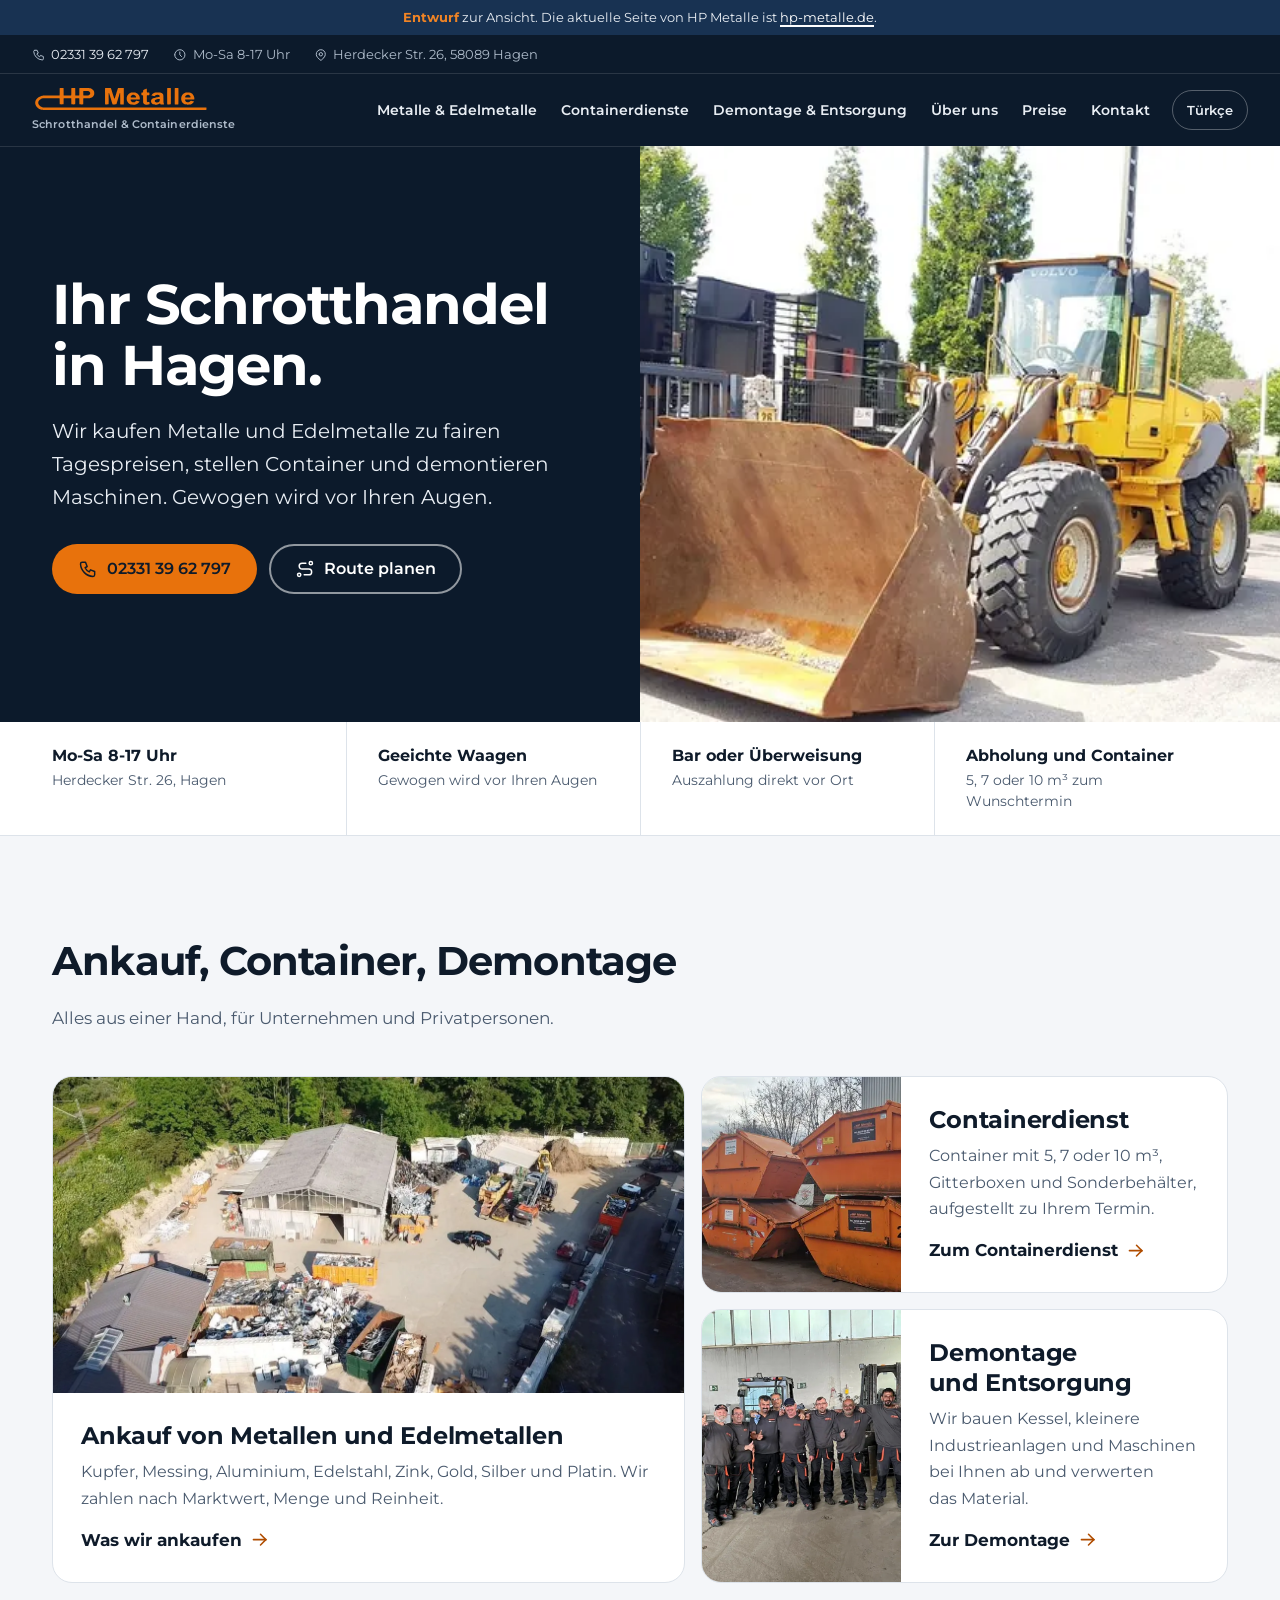
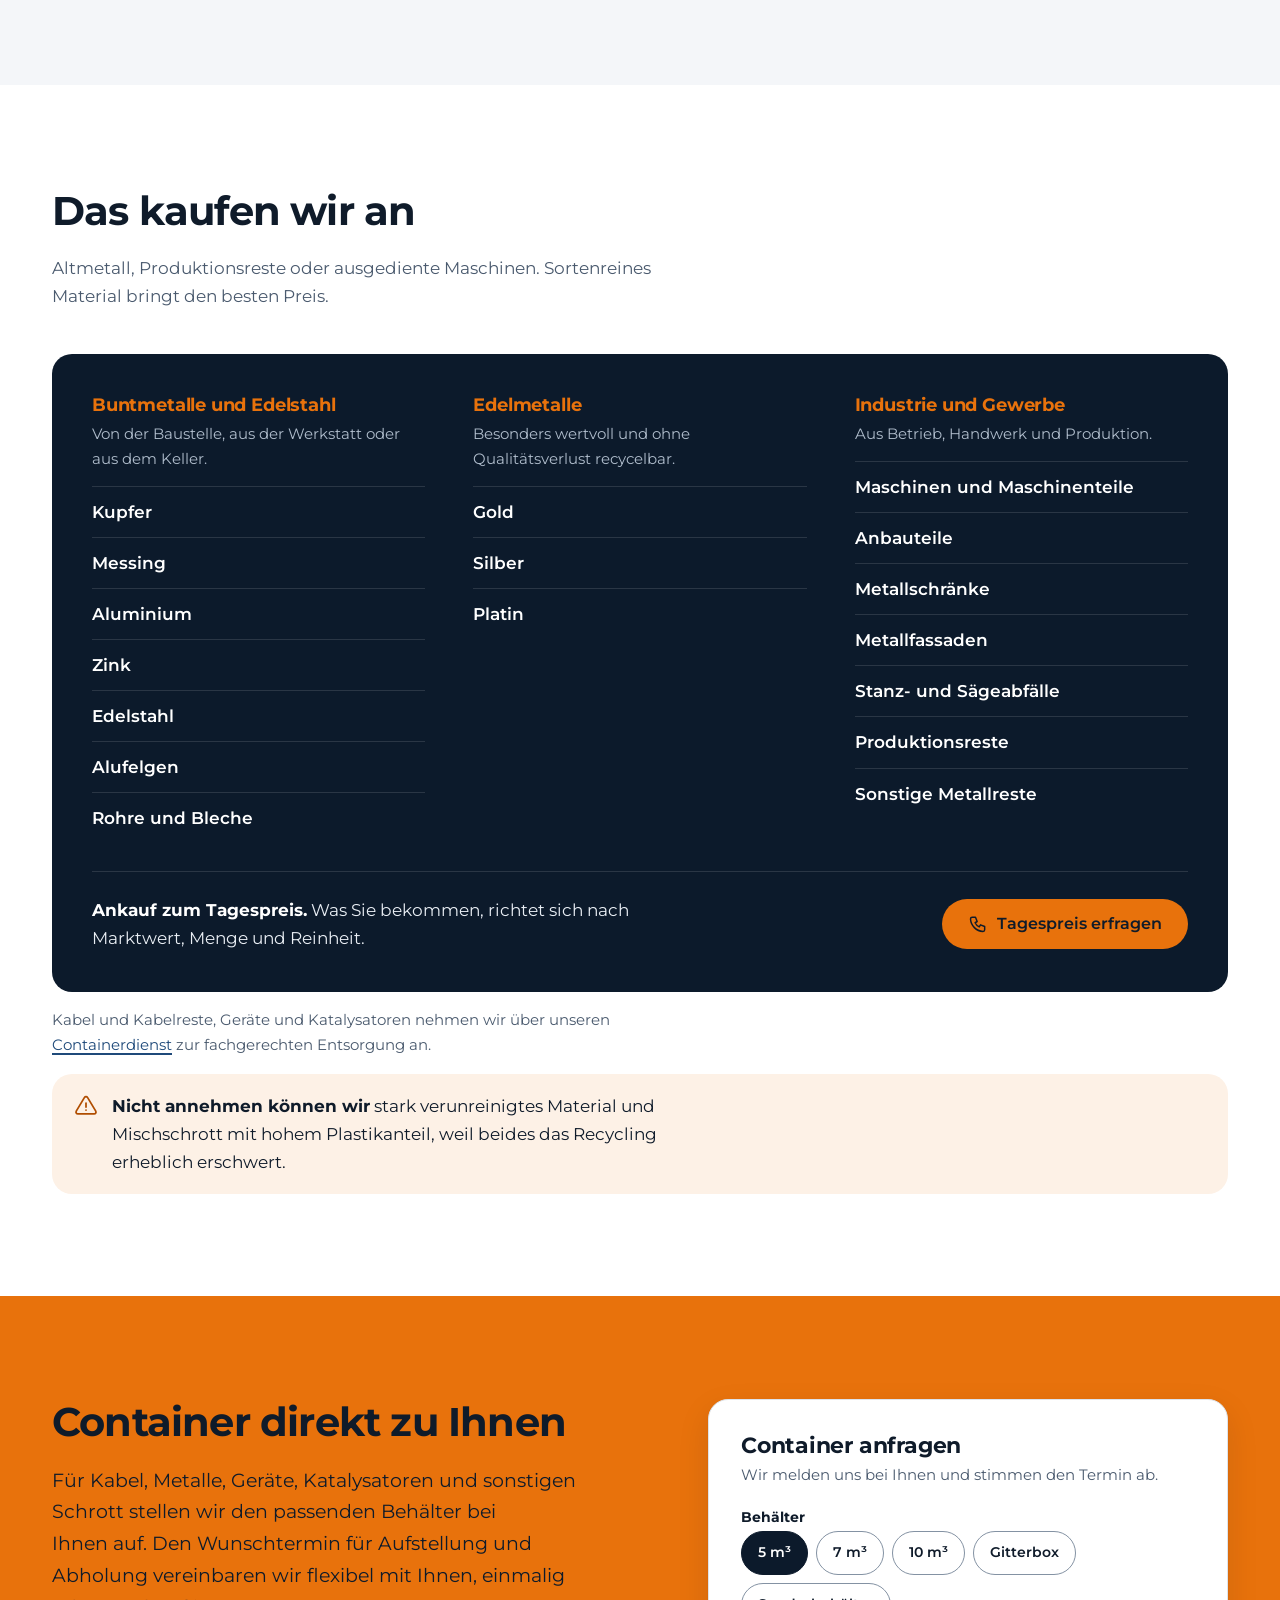
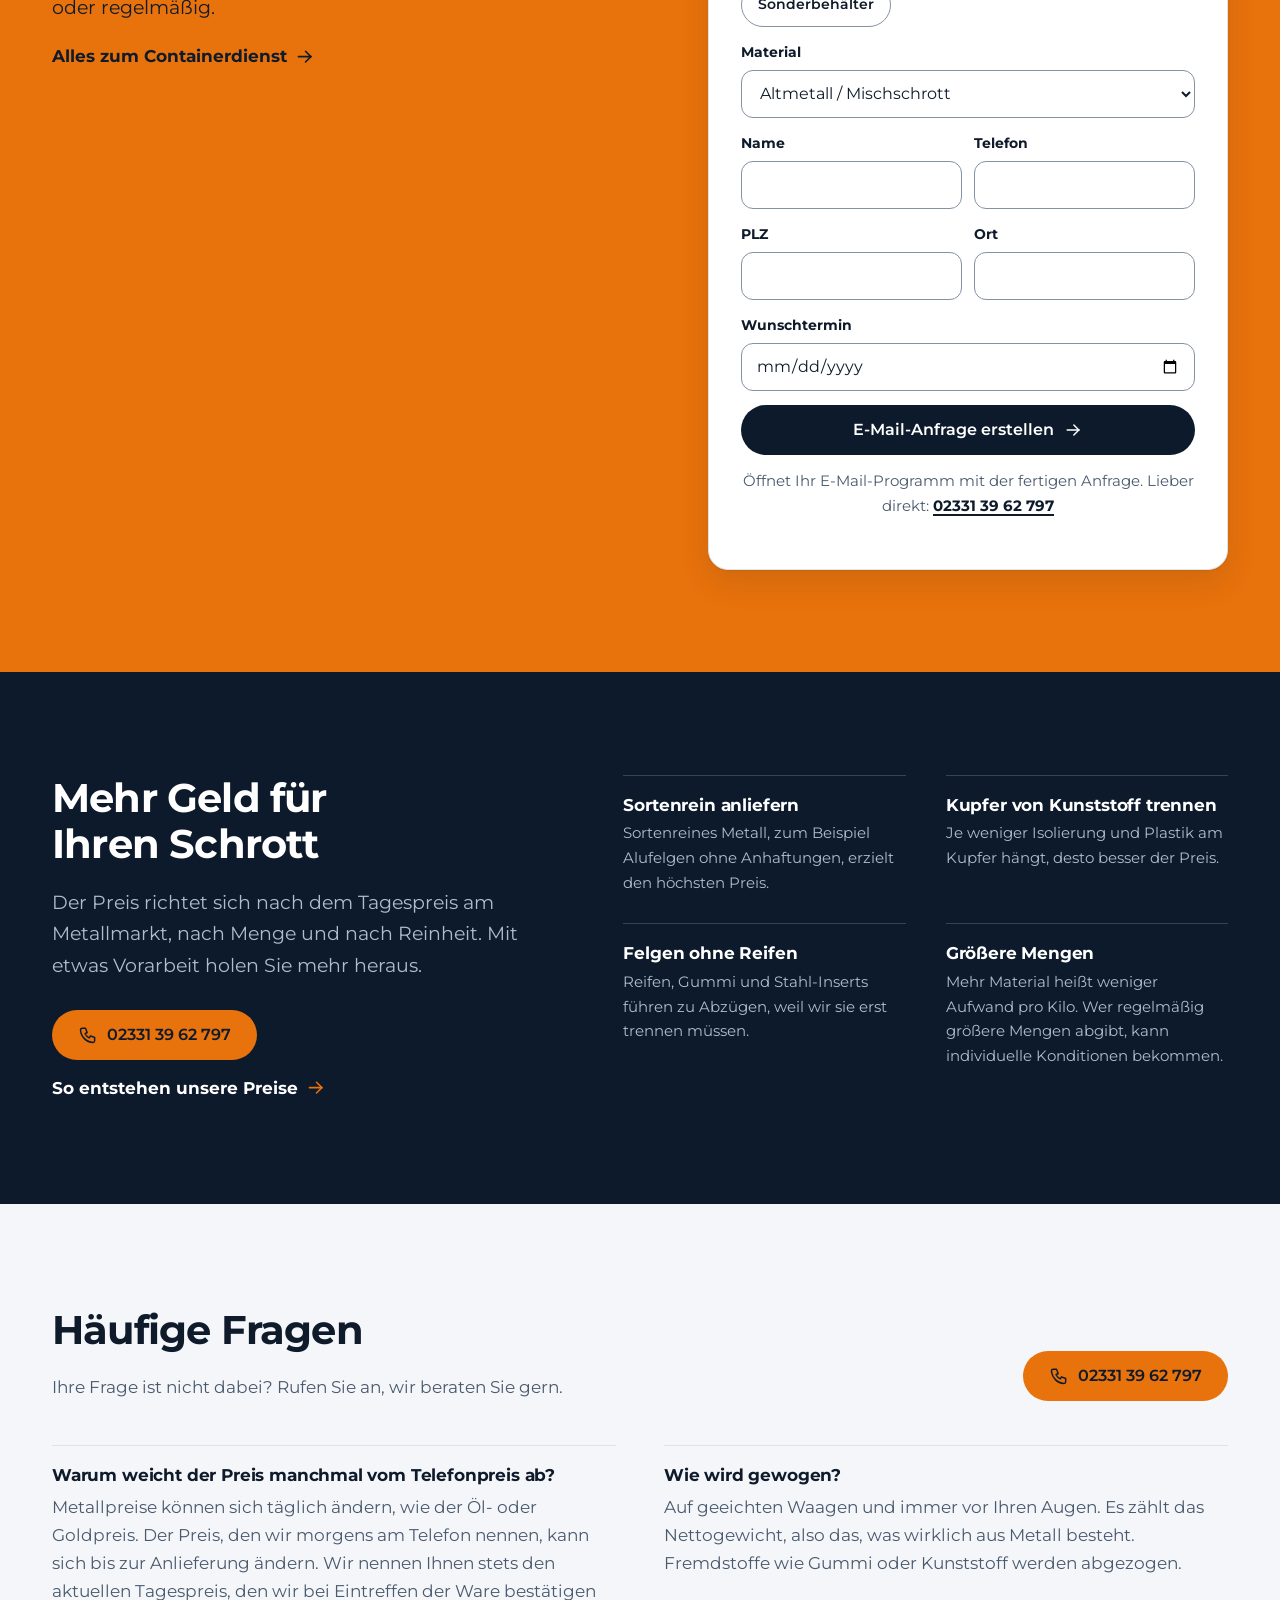
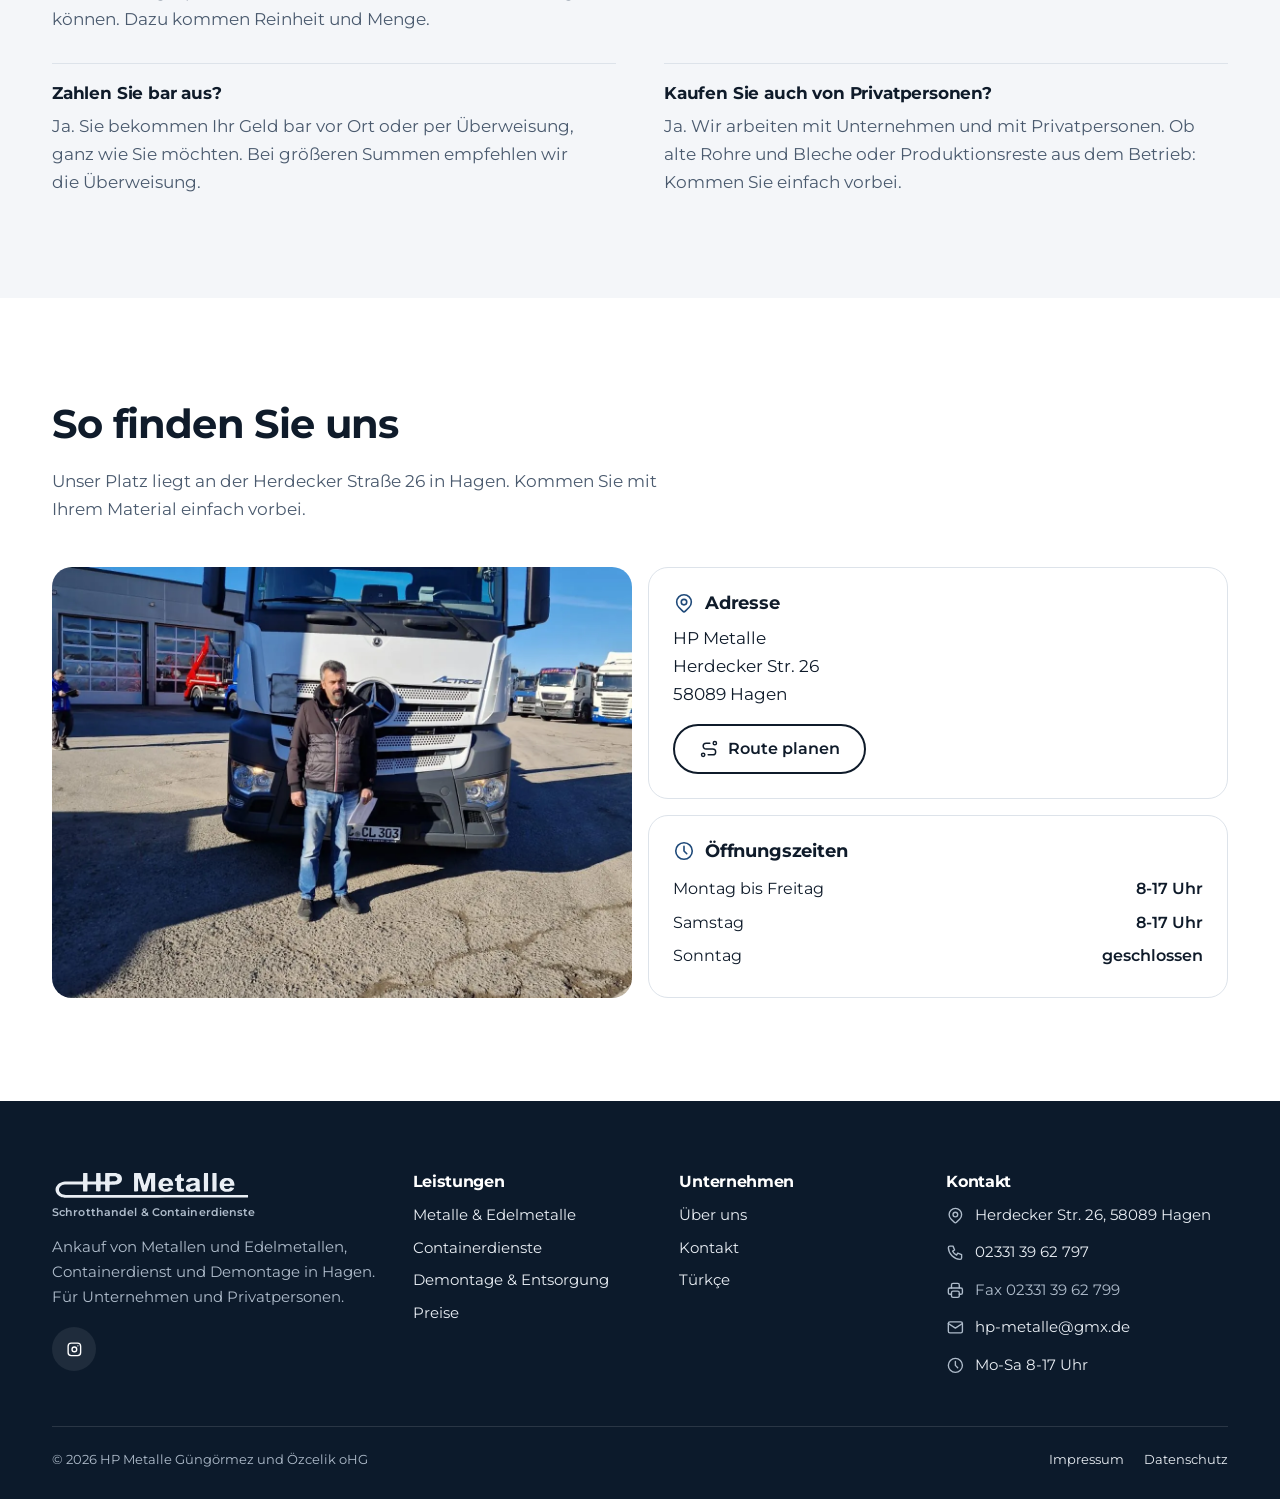
<file: index.html>
<!doctype html>
<html lang="de">
<head>
<meta charset="utf-8">
<meta name="viewport" content="width=device-width, initial-scale=1">
<title>HP Metalle | Schrotthandel und Containerdienst in Hagen</title>
<meta name="description" content="HP Metalle, Ihr Schrotthandel in Hagen: Wir kaufen Metalle und Edelmetalle zu fairen Tagespreisen, stellen Container und übernehmen Demontagen. Mo-Sa 8-17 Uhr.">
<meta name="robots" content="noindex, nofollow">
<link rel="canonical" href="https://hp-metalle.aki-express.de/">
<meta property="og:type" content="website">
<meta property="og:locale" content="de_DE">
<meta property="og:site_name" content="HP Metalle">
<meta property="og:title" content="HP Metalle | Schrotthandel und Containerdienst in Hagen">
<meta property="og:description" content="HP Metalle, Ihr Schrotthandel in Hagen: Wir kaufen Metalle und Edelmetalle zu fairen Tagespreisen, stellen Container und übernehmen Demontagen. Mo-Sa 8-17 Uhr.">
<meta property="og:url" content="https://hp-metalle.aki-express.de/">
<meta property="og:image" content="https://hp-metalle.aki-express.de/assets/img/og.jpg">
<meta property="og:image:width" content="1200">
<meta property="og:image:height" content="630">
<meta name="twitter:card" content="summary_large_image">
<meta name="theme-color" content="#0C1A2B">
<link rel="icon" href="./assets/favicon.svg" type="image/svg+xml">
<link rel="icon" href="./assets/favicon-32.png" sizes="32x32" type="image/png">
<link rel="apple-touch-icon" href="./assets/apple-touch-icon.png">
<link rel="preload" href="./assets/fonts/Montserrat-700.woff2" as="font" type="font/woff2" crossorigin>
<link rel="stylesheet" href="./assets/css/site.css">
<link rel="preload" as="image" type="image/webp" imagesrcset="./assets/img/bagger-800.webp 800w, ./assets/img/bagger-1360.webp 1360w" imagesizes="(max-width: 1024px) 100vw, 50vw">
<script type="application/ld+json">{"@context": "https://schema.org", "@type": "RecyclingCenter", "name": "HP Metalle", "legalName": "HP Metalle Güngörmez und Özcelik oHG", "description": "Schrotthandel und Containerdienste in Hagen: Ankauf von Metallen und Edelmetallen, Containerdienst, Demontage und Entsorgung.", "url": "https://hp-metalle.aki-express.de/", "image": "https://hp-metalle.aki-express.de/assets/img/og.jpg", "logo": "https://hp-metalle.aki-express.de/assets/apple-touch-icon.png", "telephone": "+49 2331 3962797", "faxNumber": "+49 2331 3962799", "email": "hp-metalle@gmx.de", "address": {"@type": "PostalAddress", "streetAddress": "Herdecker Str. 26", "postalCode": "58089", "addressLocality": "Hagen", "addressRegion": "NRW", "addressCountry": "DE"}, "geo": {"@type": "GeoCoordinates", "latitude": 51.3877948, "longitude": 7.4453181}, "openingHoursSpecification": [{"@type": "OpeningHoursSpecification", "dayOfWeek": ["Monday", "Tuesday", "Wednesday", "Thursday", "Friday", "Saturday"], "opens": "08:00", "closes": "17:00"}], "paymentAccepted": "Bargeld, Überweisung", "sameAs": ["https://www.instagram.com/hp_metalle/"]}</script>
<link rel="alternate" hreflang="de" href="https://hp-metalle.aki-express.de/">
<link rel="alternate" hreflang="tr" href="https://hp-metalle.aki-express.de/turkce/">
<script defer src="./assets/js/site.js"></script>
</head>
<body class="page-start">
<div class="preview-bar"><strong>Entwurf</strong> zur Ansicht. Die aktuelle Seite von HP Metalle ist <a href="https://www.hp-metalle.de/">hp-metalle.de</a>.</div>
<a class="skip" href="#inhalt">Zum Inhalt springen</a>
<div class="topbar"><div class="wrap">
<a href="tel:+4923313962797"><svg class="i" aria-hidden="true" focusable="false" xmlns="http://www.w3.org/2000/svg" viewBox="0 0 24 24" fill="none" stroke="currentColor" stroke-width="1.75" stroke-linecap="round" stroke-linejoin="round" ><path d="M5 4h4l2 5l-2.5 1.5a11 11 0 0 0 5 5l1.5 -2.5l5 2v4a2 2 0 0 1 -2 2a16 16 0 0 1 -15 -15a2 2 0 0 1 2 -2" /></svg>02331&nbsp;39&nbsp;62&nbsp;797</a>
<span><svg class="i" aria-hidden="true" focusable="false" xmlns="http://www.w3.org/2000/svg" viewBox="0 0 24 24" fill="none" stroke="currentColor" stroke-width="1.75" stroke-linecap="round" stroke-linejoin="round" ><path d="M3 12a9 9 0 1 0 18 0a9 9 0 0 0 -18 0" /><path d="M12 7v5l3 3" /></svg>Mo-Sa 8-17&nbsp;Uhr</span>
<span><svg class="i" aria-hidden="true" focusable="false" xmlns="http://www.w3.org/2000/svg" viewBox="0 0 24 24" fill="none" stroke="currentColor" stroke-width="1.75" stroke-linecap="round" stroke-linejoin="round" ><path d="M9 11a3 3 0 1 0 6 0a3 3 0 0 0 -6 0" /><path d="M17.657 16.657l-4.243 4.243a2 2 0 0 1 -2.827 0l-4.244 -4.243a8 8 0 1 1 11.314 0" /></svg>Herdecker Str. 26, 58089 Hagen</span>
</div></div>
<header class="header" data-header>
<div class="wrap">
<a class="brand" href="./" aria-label="HP Metalle, zur Startseite"><svg viewBox="0 0 400 51" role="img" aria-hidden="true" focusable="false"><path fill="currentColor" fill-rule="evenodd" d="M25.86,49.59C25.37,49.54 24.20,49.35 23.26,49.16C22.32,48.97 21.22,48.76 20.82,48.70C20.11,48.60 18.60,48.05 17.47,47.49C17.16,47.33 16.67,47.11 16.39,47.00C15.32,46.58 12.74,44.63 11.42,43.26C8.59,40.31 7.10,36.90 7.10,33.35C7.10,29.84 8.52,26.53 11.28,23.58C11.86,22.96 12.47,22.35 12.64,22.22C14.81,20.59 15.40,20.19 15.89,20.00C16.21,19.88 16.72,19.64 17.02,19.45C17.89,18.93 18.45,18.71 19.80,18.35C20.49,18.17 21.62,17.86 22.31,17.67C23.53,17.33 24.21,17.22 26.57,17.00C27.30,16.93 33.48,16.90 44.55,16.90C59.63,16.91 61.44,16.89 61.66,16.76C62.16,16.42 62.15,16.65 62.17,8.75C62.19,2.26 62.21,1.27 62.36,0.68L62.52,0.00L66.61,0.00C69.80,0.00 70.71,0.03 70.74,0.13C70.99,0.98 71.01,1.78 71.03,8.75C71.05,16.83 71.03,16.49 71.60,16.80C71.89,16.96 87.41,16.96 87.70,16.80C88.27,16.49 88.25,16.82 88.30,8.70C88.35,1.73 88.36,1.21 88.54,0.62L88.73,0.00L92.80,-0.00L96.87,-0.00L97.03,0.78C97.18,1.46 97.20,2.41 97.20,8.80C97.20,16.87 97.17,16.54 97.88,16.81C98.30,16.97 105.31,16.96 105.70,16.80C106.37,16.52 106.35,16.84 106.37,8.75C106.38,2.10 106.40,1.39 106.56,0.73L106.74,0.00L117.38,0.00C127.54,0.00 128.03,0.01 128.28,0.18C128.66,0.44 128.77,0.47 130.38,0.81C131.59,1.06 133.76,1.76 134.41,2.10C134.95,2.40 136.25,3.41 136.93,4.08C138.96,6.07 139.90,8.44 139.90,11.55C139.90,14.48 139.29,16.32 137.59,18.45C136.47,19.86 134.24,21.46 132.85,21.85C132.52,21.94 131.80,22.17 131.25,22.35C129.30,23.01 127.18,23.20 120.70,23.29C115.73,23.35 115.77,23.35 115.42,23.87C115.26,24.12 115.25,24.65 115.20,30.23L115.15,36.32L114.82,36.61C114.50,36.90 114.50,36.90 110.92,36.90C107.72,36.90 107.31,36.88 107.00,36.72C106.36,36.40 106.37,36.58 106.39,30.14C106.41,23.96 106.40,23.72 105.94,23.29C105.68,23.05 105.68,23.05 102.02,23.02C97.95,22.98 97.71,23.01 97.40,23.53C97.21,23.84 97.20,24.08 97.20,29.88C97.20,36.36 97.20,36.38 96.69,36.74C96.48,36.88 96.02,36.90 92.84,36.90C89.25,36.90 89.23,36.90 88.89,36.67C88.31,36.28 88.31,36.31 88.31,29.75C88.30,23.16 88.33,23.47 87.70,23.15C87.22,22.90 72.10,22.93 71.60,23.18C71.01,23.47 71.01,23.43 71.01,30.07C71.01,36.62 71.01,36.53 70.45,36.78C70.07,36.95 63.15,36.95 62.81,36.77C62.16,36.44 62.20,36.78 62.17,29.95C62.15,25.13 62.12,23.70 62.02,23.53C61.71,22.98 62.79,23.01 43.44,23.00C21.78,22.98 23.37,22.87 20.10,24.58C17.45,25.96 15.75,27.68 14.67,30.05C14.12,31.25 14.00,31.87 14.00,33.39C14.00,34.85 14.16,35.60 14.73,36.80C15.48,38.41 17.01,40.18 18.61,41.27C19.54,41.91 22.12,43.10 22.90,43.24C24.58,43.56 25.93,43.73 27.50,43.81C28.41,43.85 110.64,43.89 210.23,43.90C368.38,43.90 391.35,43.92 391.59,44.05C392.07,44.29 392.14,44.64 392.13,46.66C392.12,48.64 392.07,48.87 391.57,49.24C391.29,49.45 391.29,49.45 209.97,49.47C85.89,49.49 28.40,49.53 27.86,49.60C27.42,49.65 27.00,49.69 26.91,49.69C26.82,49.68 26.35,49.63 25.86,49.59ZM226.55,37.60C226.00,37.55 224.97,37.40 224.25,37.26C223.53,37.12 222.59,36.96 222.15,36.90C221.29,36.78 220.34,36.35 218.44,35.24C215.79,33.69 213.67,30.49 213.04,27.10C212.79,25.79 212.79,22.08 213.03,20.67C213.67,16.98 216.22,13.46 219.51,11.71C220.63,11.12 223.00,10.21 223.85,10.05C224.93,9.84 229.93,9.84 231.12,10.05C232.03,10.21 234.28,11.04 235.63,11.71C238.22,13.01 240.21,15.28 241.30,18.17C242.13,20.38 242.65,24.11 242.26,25.05C241.94,25.80 242.70,25.74 231.89,25.80C222.25,25.85 222.21,25.85 221.93,26.06C221.47,26.40 221.43,26.76 221.75,27.77C222.19,29.19 222.64,29.86 223.95,30.99C224.90,31.81 226.26,32.20 228.22,32.20C230.74,32.20 231.71,31.70 233.02,29.71C233.81,28.52 233.89,28.51 237.05,28.98C241.62,29.67 242.06,29.95 241.09,31.54C239.44,34.21 236.22,36.50 233.40,36.99C232.77,37.10 231.76,37.28 231.15,37.39C229.82,37.63 227.90,37.71 226.55,37.60ZM256.82,37.60C255.77,37.49 253.12,36.82 252.64,36.55C251.72,36.01 250.66,34.82 250.26,33.85C249.81,32.77 249.77,32.14 249.71,24.29C249.65,17.01 249.65,16.82 249.45,16.60C249.11,16.22 248.68,16.10 247.63,16.10C245.88,16.10 245.76,15.89 245.82,13.06C245.87,10.50 246.01,10.30 247.81,10.30C249.57,10.30 249.70,10.11 249.70,7.65C249.70,5.46 249.73,5.37 250.69,4.76C251.48,4.25 253.05,3.45 253.98,3.06C254.32,2.93 254.87,2.65 255.19,2.46C255.85,2.05 256.99,1.60 257.33,1.60C257.46,1.60 257.67,1.72 257.81,1.86C258.05,2.12 258.05,2.12 258.10,5.89C258.15,9.90 258.15,9.85 258.64,10.13C258.78,10.21 259.59,10.27 260.95,10.30C263.95,10.37 263.90,10.32 263.90,13.25C263.90,16.13 263.94,16.10 261.03,16.11C258.86,16.11 258.54,16.18 258.27,16.70C258.01,17.21 258.05,29.83 258.31,30.41C258.93,31.76 260.17,32.19 262.01,31.70C263.88,31.20 263.88,31.20 264.37,35.46C264.44,36.11 264.22,36.56 263.73,36.76C263.18,36.99 260.46,37.49 259.14,37.60C257.84,37.71 257.87,37.71 256.82,37.60ZM276.65,37.60C275.95,37.52 273.74,37.07 272.70,36.80C271.84,36.57 269.81,35.09 269.05,34.13C267.49,32.17 267.12,29.73 268.00,27.24C268.59,25.55 270.51,23.76 272.41,23.11C272.87,22.96 273.57,22.69 273.95,22.53C274.85,22.14 276.20,21.84 277.35,21.75C277.84,21.72 278.63,21.60 279.10,21.49C279.57,21.38 280.56,21.18 281.30,21.04C282.04,20.91 283.12,20.66 283.70,20.50C284.28,20.34 285.09,20.16 285.50,20.10C286.87,19.91 287.14,19.65 287.12,18.53C287.09,16.66 285.53,15.44 282.84,15.18C280.13,14.91 278.51,15.44 277.00,17.10C275.60,18.62 275.51,18.63 271.96,18.05C269.43,17.63 269.17,17.55 268.93,17.05C268.39,15.92 270.80,12.71 273.02,11.59C274.34,10.93 276.39,10.22 277.49,10.04C278.91,9.82 287.00,9.89 288.04,10.13C289.99,10.59 292.39,11.76 293.38,12.73C295.32,14.63 295.44,15.30 295.45,24.65C295.46,32.38 295.55,33.34 296.46,35.24C297.02,36.41 296.81,36.90 295.73,36.90C295.41,36.90 293.91,36.91 292.40,36.92C289.14,36.95 289.21,36.97 288.53,35.85C287.76,34.57 287.51,34.54 285.92,35.49C284.22,36.50 283.64,36.76 282.50,36.98C281.92,37.10 281.04,37.28 280.53,37.39C279.41,37.62 277.73,37.72 276.65,37.60ZM349.13,37.59C348.25,37.53 347.22,37.36 344.21,36.80C343.23,36.62 340.62,35.16 339.46,34.13C337.37,32.30 336.14,29.91 335.44,26.32C335.27,25.44 335.25,22.52 335.41,21.64C336.00,18.29 336.73,16.65 338.63,14.43C339.48,13.44 341.09,12.15 342.15,11.63C343.39,11.01 345.66,10.17 346.50,10.03C347.72,9.82 353.39,9.90 354.22,10.14C355.00,10.36 357.48,11.34 358.23,11.71C361.01,13.10 363.37,16.14 364.25,19.47C364.84,21.68 365.11,24.39 364.82,25.12C364.55,25.79 365.20,25.74 354.40,25.80C346.89,25.84 344.60,25.88 344.43,25.97C343.21,26.67 345.00,30.24 347.22,31.54C348.52,32.30 352.30,32.41 353.63,31.73C354.10,31.49 354.69,30.90 355.40,29.95C356.53,28.43 356.30,28.48 359.55,28.98C363.45,29.58 364.00,29.78 364.00,30.59C364.00,31.57 361.74,34.17 359.93,35.28C357.93,36.51 357.47,36.71 356.06,36.96C355.34,37.08 354.43,37.26 354.05,37.34C353.29,37.50 351.20,37.71 350.55,37.68C350.33,37.68 349.69,37.64 349.13,37.59ZM165.17,36.90C164.83,36.86 164.62,36.76 164.42,36.57C164.15,36.30 164.15,36.30 164.12,18.87C164.10,3.16 164.11,1.38 164.26,0.72L164.42,0.00L170.74,0.00L177.05,0.01L177.47,0.93C177.70,1.44 177.94,2.05 178.00,2.30C178.06,2.55 178.28,3.27 178.50,3.90C178.71,4.53 179.14,5.86 179.45,6.85C179.76,7.84 180.15,9.05 180.32,9.55C180.48,10.04 180.76,10.95 180.94,11.55C181.28,12.68 181.70,13.99 182.42,16.20C182.64,16.89 182.93,17.81 183.05,18.25C183.17,18.69 183.39,19.36 183.54,19.75C183.69,20.13 183.92,20.89 184.06,21.44C184.72,24.04 185.52,24.72 186.01,23.08C186.13,22.68 186.39,21.81 186.60,21.15C186.81,20.49 187.21,19.23 187.48,18.35C187.76,17.47 188.13,16.32 188.30,15.80C188.47,15.28 188.74,14.40 188.89,13.85C189.05,13.30 189.36,12.29 189.58,11.60C190.44,8.98 190.89,7.52 191.09,6.79C191.21,6.37 191.41,5.76 191.55,5.43C191.68,5.09 191.89,4.42 192.01,3.94C192.13,3.45 192.47,2.43 192.77,1.68C193.06,0.92 193.30,0.24 193.30,0.15C193.30,0.02 194.01,0.00 199.69,0.00L206.08,0.00L206.24,0.66C206.49,1.63 206.50,35.99 206.25,36.36C205.88,36.93 205.87,36.93 202.37,36.92C199.07,36.91 198.80,36.88 198.45,36.50C198.25,36.28 198.25,36.10 198.20,23.96C198.16,14.50 198.12,11.59 198.03,11.37C197.88,11.04 197.65,10.93 197.45,11.10C197.29,11.23 196.49,13.69 195.96,15.66C195.77,16.37 195.55,17.14 195.46,17.35C195.38,17.57 195.17,18.25 195.01,18.86C194.84,19.47 194.62,20.21 194.51,20.51C194.40,20.81 194.20,21.46 194.07,21.95C193.93,22.45 193.64,23.43 193.42,24.15C192.62,26.71 191.73,29.70 191.14,31.75C190.95,32.41 190.64,33.42 190.46,34.00C190.27,34.58 190.05,35.30 189.96,35.60C189.59,36.93 189.65,36.92 185.26,36.93C182.65,36.93 181.59,36.90 181.43,36.82C180.91,36.54 180.51,35.71 180.01,33.85C179.84,33.24 179.60,32.43 179.46,32.05C179.33,31.66 179.14,31.03 179.06,30.65C178.97,30.26 178.72,29.41 178.50,28.75C178.10,27.53 177.56,25.72 177.13,24.20C177.00,23.73 176.72,22.81 176.50,22.15C176.28,21.49 176.01,20.57 175.90,20.11C175.78,19.65 175.60,19.04 175.49,18.76C175.38,18.48 175.23,17.98 175.14,17.65C175.06,17.32 174.79,16.40 174.55,15.60C174.31,14.80 174.05,13.83 173.96,13.45C173.70,12.30 172.91,10.96 172.61,11.14C172.32,11.32 172.30,12.21 172.30,24.00C172.30,36.91 172.32,36.33 171.79,36.73C171.54,36.91 171.33,36.92 168.59,36.93C166.97,36.94 165.44,36.93 165.17,36.90ZM304.70,36.89C304.29,36.80 304.02,36.55 303.90,36.11C303.71,35.42 303.77,1.81 303.96,0.82L304.13,0.00L308.00,-0.00L311.88,-0.00L312.04,0.87C312.25,2.02 312.28,35.60 312.07,36.19C311.82,36.92 311.81,36.92 308.22,36.93C306.45,36.94 304.87,36.92 304.70,36.89ZM321.84,36.92C321.41,36.85 321.08,36.66 320.95,36.39C320.77,36.05 320.73,1.70 320.90,0.90C321.13,-0.12 320.58,-0.00 324.99,-0.00L328.87,-0.00L329.04,1.02C329.20,1.97 329.21,3.41 329.18,19.10C329.15,37.84 329.19,36.48 328.59,36.81C328.40,36.91 322.41,37.01 321.84,36.92ZM283.07,32.15C284.87,31.62 285.54,31.14 286.58,29.64C287.09,28.91 287.39,26.13 287.06,25.26C286.81,24.62 286.56,24.54 285.50,24.80C285.03,24.91 284.40,25.00 284.10,25.00C283.44,25.00 281.94,25.24 281.25,25.45C280.98,25.54 280.26,25.74 279.67,25.91C277.18,26.59 275.99,27.63 276.01,29.09C276.02,29.81 276.15,30.16 276.69,30.90C277.24,31.65 277.42,31.78 278.50,32.19C280.11,32.81 280.88,32.80 283.07,32.15ZM233.62,21.21C234.42,20.32 233.44,17.91 231.76,16.65C229.50,14.95 227.45,14.70 225.15,15.85C223.39,16.72 222.35,17.82 221.90,19.28C221.50,20.58 221.70,21.23 222.60,21.54C222.68,21.56 225.13,21.58 228.03,21.57L233.32,21.55L233.62,21.21ZM355.62,21.50C356.42,21.27 356.59,20.59 356.16,19.25C355.67,17.72 354.75,16.74 352.95,15.84C350.53,14.64 348.31,14.99 346.00,16.93C344.22,18.42 343.59,21.10 344.93,21.49C345.38,21.62 355.15,21.63 355.62,21.50ZM126.39,16.63C127.51,16.33 129.10,15.36 129.74,14.59C130.80,13.33 131.09,11.31 130.40,9.95C129.84,8.85 129.56,8.53 128.52,7.85C126.69,6.66 126.19,6.58 120.45,6.62C116.56,6.65 116.12,6.67 115.83,6.83C115.19,7.18 115.19,7.15 115.22,11.83C115.26,16.88 115.19,16.66 116.65,16.84C117.56,16.95 125.88,16.77 126.39,16.63Z"/></svg><span class="brand__tag">Schrotthandel &amp; Containerdienste</span></a>
<a class="header__lang" href="./turkce/" hreflang="tr" lang="tr">Türkçe</a>
<button class="menu-btn" type="button" aria-expanded="false" aria-controls="nav" aria-label="Menü öffnen"><svg class="i i--open" aria-hidden="true" focusable="false" xmlns="http://www.w3.org/2000/svg" viewBox="0 0 24 24" fill="none" stroke="currentColor" stroke-width="1.75" stroke-linecap="round" stroke-linejoin="round" ><path d="M4 6l16 0" /><path d="M4 12l16 0" /><path d="M4 18l16 0" /></svg><svg class="i i--close" aria-hidden="true" focusable="false" xmlns="http://www.w3.org/2000/svg" viewBox="0 0 24 24" fill="none" stroke="currentColor" stroke-width="1.75" stroke-linecap="round" stroke-linejoin="round" ><path d="M18 6l-12 12" /><path d="M6 6l12 12" /></svg></button>
<nav class="nav" id="nav" aria-label="Hauptmenü"><a href="./metalle-_-edelmetalle/">Metalle &amp; Edelmetalle</a><a href="./containerdienste/">Containerdienste</a><a href="./demontage-_-entsorgung/">Demontage &amp; Entsorgung</a><a href="./ueber-uns/">Über uns</a><a href="./preise/">Preise</a><a href="./common/info/kontaktieren-sie-uns.html">Kontakt</a><a class="nav__lang" href="./turkce/" hreflang="tr" lang="tr">Türkçe</a><a class="nav__tel" href="tel:+4923313962797"><svg class="i" aria-hidden="true" focusable="false" xmlns="http://www.w3.org/2000/svg" viewBox="0 0 24 24" fill="none" stroke="currentColor" stroke-width="1.75" stroke-linecap="round" stroke-linejoin="round" ><path d="M5 4h4l2 5l-2.5 1.5a11 11 0 0 0 5 5l1.5 -2.5l5 2v4a2 2 0 0 1 -2 2a16 16 0 0 1 -15 -15a2 2 0 0 1 2 -2" /></svg>02331&nbsp;39&nbsp;62&nbsp;797</a></nav>
<a class="btn btn--primary header__cta" href="tel:+4923313962797"><svg class="i" aria-hidden="true" focusable="false" xmlns="http://www.w3.org/2000/svg" viewBox="0 0 24 24" fill="none" stroke="currentColor" stroke-width="1.75" stroke-linecap="round" stroke-linejoin="round" ><path d="M5 4h4l2 5l-2.5 1.5a11 11 0 0 0 5 5l1.5 -2.5l5 2v4a2 2 0 0 1 -2 2a16 16 0 0 1 -15 -15a2 2 0 0 1 2 -2" /></svg>02331&nbsp;39&nbsp;62&nbsp;797</a>
</div>
</header>
<main id="inhalt">
<section class="hero" aria-labelledby="hero-title">
<div class="hero__media"><img src="./assets/img/bagger-800.webp" srcset="./assets/img/bagger-800.webp 800w, ./assets/img/bagger-1360.webp 1360w" sizes="(max-width: 1024px) 100vw, 50vw" width="1360" height="660" alt="Radlader mit Schrottschaufel" fetchpriority="high" decoding="async"></div>
<div class="wrap">
<div class="hero__text">
<h1 id="hero-title">Ihr Schrotthandel in Hagen.</h1>
<p class="hero__sub">Wir kaufen Metalle und Edelmetalle zu fairen Tagespreisen, stellen Container und demontieren Maschinen. Gewogen wird vor Ihren Augen.</p>
<div class="hero__ctas">
<a class="btn btn--primary" href="tel:+4923313962797"><svg class="i" aria-hidden="true" focusable="false" xmlns="http://www.w3.org/2000/svg" viewBox="0 0 24 24" fill="none" stroke="currentColor" stroke-width="1.75" stroke-linecap="round" stroke-linejoin="round" ><path d="M5 4h4l2 5l-2.5 1.5a11 11 0 0 0 5 5l1.5 -2.5l5 2v4a2 2 0 0 1 -2 2a16 16 0 0 1 -15 -15a2 2 0 0 1 2 -2" /></svg>02331&nbsp;39&nbsp;62&nbsp;797</a>
<a class="btn btn--light" href="https://www.google.com/maps/dir/?api=1&amp;destination=HP+Metalle,+Herdecker+Str.+26,+58089+Hagen" target="_blank" rel="noopener"><svg class="i" aria-hidden="true" focusable="false" xmlns="http://www.w3.org/2000/svg" viewBox="0 0 24 24" fill="none" stroke="currentColor" stroke-width="1.75" stroke-linecap="round" stroke-linejoin="round" ><path d="M3 19a2 2 0 1 0 4 0a2 2 0 0 0 -4 0" /><path d="M19 7a2 2 0 1 0 0 -4a2 2 0 0 0 0 4" /><path d="M11 19h5.5a3.5 3.5 0 0 0 0 -7h-8a3.5 3.5 0 0 1 0 -7h4.5" /></svg>Route planen</a>
</div>
</div>
</div>
</section>
<section class="facts" aria-label="Das Wichtigste auf einen Blick">
<div class="wrap">
<ul>
<li><strong>Mo-Sa 8-17&nbsp;Uhr</strong><span>Herdecker Str. 26, Hagen</span></li>
<li><strong>Geeichte Waagen</strong><span>Gewogen wird vor Ihren Augen</span></li>
<li><strong>Bar oder Überweisung</strong><span>Auszahlung direkt vor Ort</span></li>
<li><strong>Abholung und Container</strong><span>5, 7 oder 10&nbsp;m³ zum Wunschtermin</span></li>
</ul>
</div>
</section>
<section class="section" aria-labelledby="leistungen-title">
<div class="wrap">
<div class="head">
<h2 id="leistungen-title">Ankauf, Container, Demontage</h2>
<p>Alles aus einer Hand, für Unternehmen und Privatpersonen.</p>
</div>
<div class="bento">
<a class="tile tile--big" href="./metalle-_-edelmetalle/">
<div class="tile__media"><img src="./assets/img/platz-von-oben-640.webp" srcset="./assets/img/platz-von-oben-640.webp 640w, ./assets/img/platz-von-oben-1280.webp 1280w" sizes="(max-width: 1024px) 100vw, 55vw" width="1280" height="720" alt="Betriebshof von HP Metalle in Hagen aus der Luft" loading="lazy" decoding="async"></div>
<div class="tile__body">
<h3>Ankauf von Metallen und Edelmetallen</h3>
<p>Kupfer, Messing, Aluminium, Edelstahl, Zink, Gold, Silber und Platin. Wir zahlen nach Marktwert, Menge und Reinheit.</p>
<span class="link-arrow">Was wir ankaufen <svg class="i" aria-hidden="true" focusable="false" xmlns="http://www.w3.org/2000/svg" viewBox="0 0 24 24" fill="none" stroke="currentColor" stroke-width="1.75" stroke-linecap="round" stroke-linejoin="round" ><path d="M5 12l14 0" /><path d="M13 18l6 -6" /><path d="M13 6l6 6" /></svg></span>
</div>
</a>
<a class="tile tile--side" href="./containerdienste/">
<div class="tile__media"><img src="./assets/img/container-ansicht-2-800.webp" srcset="./assets/img/container-ansicht-2-800.webp 800w, ./assets/img/container-ansicht-2-1600.webp 1600w" sizes="(max-width: 767px) 100vw, (max-width: 1024px) 50vw, 20vw" width="1600" height="739" alt="Orange Absetzcontainer von HP Metalle auf dem Hof" loading="lazy" decoding="async"></div>
<div class="tile__body">
<h3>Containerdienst</h3>
<p>Container mit 5, 7 oder 10&nbsp;m³, Gitterboxen und Sonderbehälter, aufgestellt zu Ihrem Termin.</p>
<span class="link-arrow">Zum Containerdienst <svg class="i" aria-hidden="true" focusable="false" xmlns="http://www.w3.org/2000/svg" viewBox="0 0 24 24" fill="none" stroke="currentColor" stroke-width="1.75" stroke-linecap="round" stroke-linejoin="round" ><path d="M5 12l14 0" /><path d="M13 18l6 -6" /><path d="M13 6l6 6" /></svg></span>
</div>
</a>
<a class="tile tile--side tile--team" href="./demontage-_-entsorgung/">
<div class="tile__media"><img src="./assets/img/team-in-halle-600.webp" srcset="./assets/img/team-in-halle-600.webp 600w, ./assets/img/team-in-halle-1200.webp 1200w" sizes="(max-width: 767px) 100vw, (max-width: 1024px) 50vw, 20vw" width="1200" height="1600" alt="Das Team von HP Metalle in der Halle" loading="lazy" decoding="async"></div>
<div class="tile__body">
<h3>Demontage und Entsorgung</h3>
<p>Wir bauen Kessel, kleinere Industrieanlagen und Maschinen bei Ihnen ab und verwerten das Material.</p>
<span class="link-arrow">Zur Demontage <svg class="i" aria-hidden="true" focusable="false" xmlns="http://www.w3.org/2000/svg" viewBox="0 0 24 24" fill="none" stroke="currentColor" stroke-width="1.75" stroke-linecap="round" stroke-linejoin="round" ><path d="M5 12l14 0" /><path d="M13 18l6 -6" /><path d="M13 6l6 6" /></svg></span>
</div>
</a>
</div>
</div>
</section>
<section class="section section--white" id="ankauf" aria-labelledby="ankauf-title">
<div class="wrap">
<div class="head">
<h2 id="ankauf-title">Das kaufen wir an</h2>
<p>Altmetall, Produktionsreste oder ausgediente Maschinen. Sortenreines Material bringt den besten Preis.</p>
</div>
<div class="board">
<div class="board__cols">
<div class="board__col">
<h3>Buntmetalle und Edelstahl</h3>
<p>Von der Baustelle, aus der Werkstatt oder aus dem Keller.</p>
<ul class="rows"><li>Kupfer</li><li>Messing</li><li>Aluminium</li><li>Zink</li><li>Edelstahl</li><li>Alufelgen</li><li>Rohre und Bleche</li></ul>
</div>
<div class="board__col">
<h3>Edelmetalle</h3>
<p>Besonders wertvoll und ohne Qualitätsverlust recycelbar.</p>
<ul class="rows"><li>Gold</li><li>Silber</li><li>Platin</li></ul>
</div>
<div class="board__col">
<h3>Industrie und Gewerbe</h3>
<p>Aus Betrieb, Handwerk und Produktion.</p>
<ul class="rows"><li>Maschinen und Maschinenteile</li><li>Anbauteile</li><li>Metallschränke</li><li>Metallfassaden</li><li>Stanz- und Sägeabfälle</li><li>Produktionsreste</li><li>Sonstige Metallreste</li></ul>
</div>
</div>
<div class="board__foot">
<p><strong>Ankauf zum Tagespreis.</strong> Was Sie bekommen, richtet sich nach Marktwert, Menge und Reinheit.</p>
<a class="btn btn--primary" href="tel:+4923313962797"><svg class="i" aria-hidden="true" focusable="false" xmlns="http://www.w3.org/2000/svg" viewBox="0 0 24 24" fill="none" stroke="currentColor" stroke-width="1.75" stroke-linecap="round" stroke-linejoin="round" ><path d="M5 4h4l2 5l-2.5 1.5a11 11 0 0 0 5 5l1.5 -2.5l5 2v4a2 2 0 0 1 -2 2a16 16 0 0 1 -15 -15a2 2 0 0 1 2 -2" /></svg>Tagespreis erfragen</a>
</div>
</div>
<p class="mat-extra">Kabel und Kabelreste, Geräte und Katalysatoren nehmen wir über unseren <a href="./containerdienste/">Containerdienst</a> zur fachgerechten Entsorgung an.</p>
<div class="note"><svg class="i" aria-hidden="true" focusable="false" xmlns="http://www.w3.org/2000/svg" viewBox="0 0 24 24" fill="none" stroke="currentColor" stroke-width="1.75" stroke-linecap="round" stroke-linejoin="round" ><path d="M12 9v4" /><path d="M10.363 3.591l-8.106 13.534a1.914 1.914 0 0 0 1.636 2.871h16.214a1.914 1.914 0 0 0 1.636 -2.87l-8.106 -13.536a1.914 1.914 0 0 0 -3.274 0" /><path d="M12 16h.01" /></svg><p><strong>Nicht annehmen können wir</strong> stark verunreinigtes Material und Mischschrott mit hohem Plastikanteil, weil beides das Recycling erheblich erschwert.</p></div>
</div>
</section>
<section class="section section--orange" id="container" aria-labelledby="container-title">
<div class="wrap split">
<div>
<h2 id="container-title">Container direkt zu Ihnen</h2>
<p class="lead">Für Kabel, Metalle, Geräte, Katalysatoren und sonstigen Schrott stellen wir den passenden Behälter bei Ihnen auf. Den Wunschtermin für Aufstellung und Abholung vereinbaren wir flexibel mit Ihnen, einmalig oder regelmäßig.</p>
<a class="link-arrow" href="./containerdienste/">Alles zum Containerdienst <svg class="i" aria-hidden="true" focusable="false" xmlns="http://www.w3.org/2000/svg" viewBox="0 0 24 24" fill="none" stroke="currentColor" stroke-width="1.75" stroke-linecap="round" stroke-linejoin="round" ><path d="M5 12l14 0" /><path d="M13 18l6 -6" /><path d="M13 6l6 6" /></svg></a>
</div>
<form class="quick" id="anfrage" action="mailto:hp-metalle@gmx.de" method="post" enctype="text/plain" data-mailto="hp-metalle@gmx.de" data-subject="Containeranfrage über die Webseite" aria-labelledby="quick-title">
<h3 class="quick__title" id="quick-title">Container anfragen</h3>
<p>Wir melden uns bei Ihnen und stimmen den Termin ab.</p>
<fieldset class="field">
<legend>Behälter</legend>
<div class="chips-radio">
<label><input type="radio" name="behaelter" value="Container 5&nbsp;m³" data-label="Behälter" checked><span>5&nbsp;m³</span></label>
<label><input type="radio" name="behaelter" value="Container 7&nbsp;m³" data-label="Behälter"><span>7&nbsp;m³</span></label>
<label><input type="radio" name="behaelter" value="Container 10&nbsp;m³" data-label="Behälter"><span>10&nbsp;m³</span></label>
<label><input type="radio" name="behaelter" value="Gitterbox" data-label="Behälter"><span>Gitterbox</span></label>
<label><input type="radio" name="behaelter" value="Sonderbehälter" data-label="Behälter"><span>Sonderbehälter</span></label>
</div>
</fieldset>
<div class="field">
<label for="q-material">Material</label>
<select id="q-material" name="material">
<option>Altmetall / Mischschrott</option>
<option>Kupfer, Messing, Kabel</option>
<option>Aluminium</option>
<option>Edelstahl</option>
<option>Maschinen, Geräte, Anlagen</option>
<option>Sonstiges</option>
</select>
</div>
<div class="field-row">
<div class="field"><label for="q-name">Name</label><input id="q-name" name="name" autocomplete="name" required></div>
<div class="field"><label for="q-tel">Telefon</label><input id="q-tel" name="telefon" type="tel" autocomplete="tel" required></div>
</div>
<div class="field-row field-row--keep">
<div class="field"><label for="q-plz">PLZ</label><input id="q-plz" name="plz" autocomplete="postal-code" inputmode="numeric" maxlength="5" pattern="[0-9]{5}" title="Fünfstellige Postleitzahl" required></div>
<div class="field"><label for="q-ort">Ort</label><input id="q-ort" name="ort" autocomplete="address-level2"></div>
</div>
<div class="field"><label for="q-termin">Wunschtermin</label><input id="q-termin" name="termin" type="date"></div>
<button class="btn btn--dark btn--block" type="submit">E-Mail-Anfrage erstellen <svg class="i" aria-hidden="true" focusable="false" xmlns="http://www.w3.org/2000/svg" viewBox="0 0 24 24" fill="none" stroke="currentColor" stroke-width="1.75" stroke-linecap="round" stroke-linejoin="round" ><path d="M5 12l14 0" /><path d="M13 18l6 -6" /><path d="M13 6l6 6" /></svg></button>
<p class="quick__foot" data-sent role="status"></p>
<div class="sent" data-sent-box hidden>
<label for="q-copy">Ihre Anfrage zum Kopieren</label>
<textarea id="q-copy" readonly rows="7"></textarea>
<button class="btn btn--outline" type="button" data-copy>Text kopieren</button>
</div>
<p class="quick__foot">Öffnet Ihr E-Mail-Programm mit der fertigen Anfrage. Lieber direkt: <a href="tel:+4923313962797">02331&nbsp;39&nbsp;62&nbsp;797</a></p>
</form>
</div>
</section>
<section class="section band" aria-labelledby="tipps-title">
<div class="wrap band__grid">
<div>
<h2 id="tipps-title">Mehr Geld für Ihren Schrott</h2>
<p class="lead">Der Preis richtet sich nach dem Tagespreis am Metallmarkt, nach Menge und nach Reinheit. Mit etwas Vorarbeit holen Sie mehr heraus.</p>
<div class="band__actions">
<a class="btn btn--primary" href="tel:+4923313962797"><svg class="i" aria-hidden="true" focusable="false" xmlns="http://www.w3.org/2000/svg" viewBox="0 0 24 24" fill="none" stroke="currentColor" stroke-width="1.75" stroke-linecap="round" stroke-linejoin="round" ><path d="M5 4h4l2 5l-2.5 1.5a11 11 0 0 0 5 5l1.5 -2.5l5 2v4a2 2 0 0 1 -2 2a16 16 0 0 1 -15 -15a2 2 0 0 1 2 -2" /></svg>02331&nbsp;39&nbsp;62&nbsp;797</a>
<a class="link-arrow" href="./preise/">So entstehen unsere Preise <svg class="i" aria-hidden="true" focusable="false" xmlns="http://www.w3.org/2000/svg" viewBox="0 0 24 24" fill="none" stroke="currentColor" stroke-width="1.75" stroke-linecap="round" stroke-linejoin="round" ><path d="M5 12l14 0" /><path d="M13 18l6 -6" /><path d="M13 6l6 6" /></svg></a>
</div>
</div>
<ul class="tips">
<li><h3>Sortenrein anliefern</h3><p>Sortenreines Metall, zum Beispiel Alufelgen ohne Anhaftungen, erzielt den höchsten Preis.</p></li>
<li><h3>Kupfer von Kunststoff trennen</h3><p>Je weniger Isolierung und Plastik am Kupfer hängt, desto besser der Preis.</p></li>
<li><h3>Felgen ohne Reifen</h3><p>Reifen, Gummi und Stahl-Inserts führen zu Abzügen, weil wir sie erst trennen müssen.</p></li>
<li><h3>Größere Mengen</h3><p>Mehr Material heißt weniger Aufwand pro Kilo. Wer regelmäßig größere Mengen abgibt, kann individuelle Konditionen bekommen.</p></li>
</ul>
</div>
</section>
<section class="section" aria-labelledby="faq-title">
<div class="wrap">
<div class="head head--row">
<div>
<h2 id="faq-title">Häufige Fragen</h2>
<p>Ihre Frage ist nicht dabei? Rufen Sie an, wir beraten Sie gern.</p>
</div>
<a class="btn btn--primary" href="tel:+4923313962797"><svg class="i" aria-hidden="true" focusable="false" xmlns="http://www.w3.org/2000/svg" viewBox="0 0 24 24" fill="none" stroke="currentColor" stroke-width="1.75" stroke-linecap="round" stroke-linejoin="round" ><path d="M5 4h4l2 5l-2.5 1.5a11 11 0 0 0 5 5l1.5 -2.5l5 2v4a2 2 0 0 1 -2 2a16 16 0 0 1 -15 -15a2 2 0 0 1 2 -2" /></svg>02331&nbsp;39&nbsp;62&nbsp;797</a>
</div>
<div class="qa-list">
<div class="qa"><h3>Warum weicht der Preis manchmal vom Telefonpreis ab?</h3><p>Metallpreise können sich täglich ändern, wie der Öl- oder Goldpreis. Der Preis, den wir morgens am Telefon nennen, kann sich bis zur Anlieferung ändern. Wir nennen Ihnen stets den aktuellen Tagespreis, den wir bei Eintreffen der Ware bestätigen können. Dazu kommen Reinheit und Menge.</p></div>
<div class="qa"><h3>Wie wird gewogen?</h3><p>Auf geeichten Waagen und immer vor Ihren Augen. Es zählt das Nettogewicht, also das, was wirklich aus Metall besteht. Fremdstoffe wie Gummi oder Kunststoff werden abgezogen.</p></div>
<div class="qa"><h3>Zahlen Sie bar aus?</h3><p>Ja. Sie bekommen Ihr Geld bar vor Ort oder per Überweisung, ganz wie Sie möchten. Bei größeren Summen empfehlen wir die Überweisung.</p></div>
<div class="qa"><h3>Kaufen Sie auch von Privatpersonen?</h3><p>Ja. Wir arbeiten mit Unternehmen und mit Privatpersonen. Ob alte Rohre und Bleche oder Produktionsreste aus dem Betrieb: Kommen Sie einfach vorbei.</p></div>
</div>
</div>
</section>
<section class="section section--white" id="standort" aria-labelledby="besuch-title">
<div class="wrap">
<div class="head">
<h2 id="besuch-title">So finden Sie uns</h2>
<p>Unser Platz liegt an der Herdecker Straße 26 in Hagen. Kommen Sie mit Ihrem Material einfach vorbei.</p>
</div>
<div class="visit">
<div class="visit__photo"><img src="./assets/img/chef-vor-lkw-600.webp" srcset="./assets/img/chef-vor-lkw-600.webp 600w, ./assets/img/chef-vor-lkw-1200.webp 1200w" sizes="(max-width: 1024px) 100vw, 50vw" width="1200" height="1600" alt="Chef von HP Metalle vor dem Firmen-LKW" loading="lazy" decoding="async"></div>
<div class="visit__cards">
<div class="card">
<h3><svg class="i" aria-hidden="true" focusable="false" xmlns="http://www.w3.org/2000/svg" viewBox="0 0 24 24" fill="none" stroke="currentColor" stroke-width="1.75" stroke-linecap="round" stroke-linejoin="round" ><path d="M9 11a3 3 0 1 0 6 0a3 3 0 0 0 -6 0" /><path d="M17.657 16.657l-4.243 4.243a2 2 0 0 1 -2.827 0l-4.244 -4.243a8 8 0 1 1 11.314 0" /></svg>Adresse</h3>
<address class="address" translate="no">HP Metalle<br>Herdecker Str. 26<br>58089 Hagen</address>
<a class="btn btn--outline" href="https://www.google.com/maps/dir/?api=1&amp;destination=HP+Metalle,+Herdecker+Str.+26,+58089+Hagen" target="_blank" rel="noopener"><svg class="i" aria-hidden="true" focusable="false" xmlns="http://www.w3.org/2000/svg" viewBox="0 0 24 24" fill="none" stroke="currentColor" stroke-width="1.75" stroke-linecap="round" stroke-linejoin="round" ><path d="M3 19a2 2 0 1 0 4 0a2 2 0 0 0 -4 0" /><path d="M19 7a2 2 0 1 0 0 -4a2 2 0 0 0 0 4" /><path d="M11 19h5.5a3.5 3.5 0 0 0 0 -7h-8a3.5 3.5 0 0 1 0 -7h4.5" /></svg>Route planen</a>
</div>
<div class="card">
<h3><svg class="i" aria-hidden="true" focusable="false" xmlns="http://www.w3.org/2000/svg" viewBox="0 0 24 24" fill="none" stroke="currentColor" stroke-width="1.75" stroke-linecap="round" stroke-linejoin="round" ><path d="M3 12a9 9 0 1 0 18 0a9 9 0 0 0 -18 0" /><path d="M12 7v5l3 3" /></svg>Öffnungszeiten</h3>
<table class="hours">
<tr><td>Montag bis Freitag</td><td>8-17&nbsp;Uhr</td></tr>
<tr><td>Samstag</td><td>8-17&nbsp;Uhr</td></tr>
<tr><td>Sonntag</td><td>geschlossen</td></tr>
</table>
</div>
</div>
</div>
</div>
</section>
</main>
<footer class="footer">
<div class="wrap">
<div class="footer__grid">
<div>
<a class="brand" href="./" aria-label="HP Metalle, zur Startseite"><svg viewBox="0 0 400 51" role="img" aria-hidden="true" focusable="false"><path fill="currentColor" fill-rule="evenodd" d="M25.86,49.59C25.37,49.54 24.20,49.35 23.26,49.16C22.32,48.97 21.22,48.76 20.82,48.70C20.11,48.60 18.60,48.05 17.47,47.49C17.16,47.33 16.67,47.11 16.39,47.00C15.32,46.58 12.74,44.63 11.42,43.26C8.59,40.31 7.10,36.90 7.10,33.35C7.10,29.84 8.52,26.53 11.28,23.58C11.86,22.96 12.47,22.35 12.64,22.22C14.81,20.59 15.40,20.19 15.89,20.00C16.21,19.88 16.72,19.64 17.02,19.45C17.89,18.93 18.45,18.71 19.80,18.35C20.49,18.17 21.62,17.86 22.31,17.67C23.53,17.33 24.21,17.22 26.57,17.00C27.30,16.93 33.48,16.90 44.55,16.90C59.63,16.91 61.44,16.89 61.66,16.76C62.16,16.42 62.15,16.65 62.17,8.75C62.19,2.26 62.21,1.27 62.36,0.68L62.52,0.00L66.61,0.00C69.80,0.00 70.71,0.03 70.74,0.13C70.99,0.98 71.01,1.78 71.03,8.75C71.05,16.83 71.03,16.49 71.60,16.80C71.89,16.96 87.41,16.96 87.70,16.80C88.27,16.49 88.25,16.82 88.30,8.70C88.35,1.73 88.36,1.21 88.54,0.62L88.73,0.00L92.80,-0.00L96.87,-0.00L97.03,0.78C97.18,1.46 97.20,2.41 97.20,8.80C97.20,16.87 97.17,16.54 97.88,16.81C98.30,16.97 105.31,16.96 105.70,16.80C106.37,16.52 106.35,16.84 106.37,8.75C106.38,2.10 106.40,1.39 106.56,0.73L106.74,0.00L117.38,0.00C127.54,0.00 128.03,0.01 128.28,0.18C128.66,0.44 128.77,0.47 130.38,0.81C131.59,1.06 133.76,1.76 134.41,2.10C134.95,2.40 136.25,3.41 136.93,4.08C138.96,6.07 139.90,8.44 139.90,11.55C139.90,14.48 139.29,16.32 137.59,18.45C136.47,19.86 134.24,21.46 132.85,21.85C132.52,21.94 131.80,22.17 131.25,22.35C129.30,23.01 127.18,23.20 120.70,23.29C115.73,23.35 115.77,23.35 115.42,23.87C115.26,24.12 115.25,24.65 115.20,30.23L115.15,36.32L114.82,36.61C114.50,36.90 114.50,36.90 110.92,36.90C107.72,36.90 107.31,36.88 107.00,36.72C106.36,36.40 106.37,36.58 106.39,30.14C106.41,23.96 106.40,23.72 105.94,23.29C105.68,23.05 105.68,23.05 102.02,23.02C97.95,22.98 97.71,23.01 97.40,23.53C97.21,23.84 97.20,24.08 97.20,29.88C97.20,36.36 97.20,36.38 96.69,36.74C96.48,36.88 96.02,36.90 92.84,36.90C89.25,36.90 89.23,36.90 88.89,36.67C88.31,36.28 88.31,36.31 88.31,29.75C88.30,23.16 88.33,23.47 87.70,23.15C87.22,22.90 72.10,22.93 71.60,23.18C71.01,23.47 71.01,23.43 71.01,30.07C71.01,36.62 71.01,36.53 70.45,36.78C70.07,36.95 63.15,36.95 62.81,36.77C62.16,36.44 62.20,36.78 62.17,29.95C62.15,25.13 62.12,23.70 62.02,23.53C61.71,22.98 62.79,23.01 43.44,23.00C21.78,22.98 23.37,22.87 20.10,24.58C17.45,25.96 15.75,27.68 14.67,30.05C14.12,31.25 14.00,31.87 14.00,33.39C14.00,34.85 14.16,35.60 14.73,36.80C15.48,38.41 17.01,40.18 18.61,41.27C19.54,41.91 22.12,43.10 22.90,43.24C24.58,43.56 25.93,43.73 27.50,43.81C28.41,43.85 110.64,43.89 210.23,43.90C368.38,43.90 391.35,43.92 391.59,44.05C392.07,44.29 392.14,44.64 392.13,46.66C392.12,48.64 392.07,48.87 391.57,49.24C391.29,49.45 391.29,49.45 209.97,49.47C85.89,49.49 28.40,49.53 27.86,49.60C27.42,49.65 27.00,49.69 26.91,49.69C26.82,49.68 26.35,49.63 25.86,49.59ZM226.55,37.60C226.00,37.55 224.97,37.40 224.25,37.26C223.53,37.12 222.59,36.96 222.15,36.90C221.29,36.78 220.34,36.35 218.44,35.24C215.79,33.69 213.67,30.49 213.04,27.10C212.79,25.79 212.79,22.08 213.03,20.67C213.67,16.98 216.22,13.46 219.51,11.71C220.63,11.12 223.00,10.21 223.85,10.05C224.93,9.84 229.93,9.84 231.12,10.05C232.03,10.21 234.28,11.04 235.63,11.71C238.22,13.01 240.21,15.28 241.30,18.17C242.13,20.38 242.65,24.11 242.26,25.05C241.94,25.80 242.70,25.74 231.89,25.80C222.25,25.85 222.21,25.85 221.93,26.06C221.47,26.40 221.43,26.76 221.75,27.77C222.19,29.19 222.64,29.86 223.95,30.99C224.90,31.81 226.26,32.20 228.22,32.20C230.74,32.20 231.71,31.70 233.02,29.71C233.81,28.52 233.89,28.51 237.05,28.98C241.62,29.67 242.06,29.95 241.09,31.54C239.44,34.21 236.22,36.50 233.40,36.99C232.77,37.10 231.76,37.28 231.15,37.39C229.82,37.63 227.90,37.71 226.55,37.60ZM256.82,37.60C255.77,37.49 253.12,36.82 252.64,36.55C251.72,36.01 250.66,34.82 250.26,33.85C249.81,32.77 249.77,32.14 249.71,24.29C249.65,17.01 249.65,16.82 249.45,16.60C249.11,16.22 248.68,16.10 247.63,16.10C245.88,16.10 245.76,15.89 245.82,13.06C245.87,10.50 246.01,10.30 247.81,10.30C249.57,10.30 249.70,10.11 249.70,7.65C249.70,5.46 249.73,5.37 250.69,4.76C251.48,4.25 253.05,3.45 253.98,3.06C254.32,2.93 254.87,2.65 255.19,2.46C255.85,2.05 256.99,1.60 257.33,1.60C257.46,1.60 257.67,1.72 257.81,1.86C258.05,2.12 258.05,2.12 258.10,5.89C258.15,9.90 258.15,9.85 258.64,10.13C258.78,10.21 259.59,10.27 260.95,10.30C263.95,10.37 263.90,10.32 263.90,13.25C263.90,16.13 263.94,16.10 261.03,16.11C258.86,16.11 258.54,16.18 258.27,16.70C258.01,17.21 258.05,29.83 258.31,30.41C258.93,31.76 260.17,32.19 262.01,31.70C263.88,31.20 263.88,31.20 264.37,35.46C264.44,36.11 264.22,36.56 263.73,36.76C263.18,36.99 260.46,37.49 259.14,37.60C257.84,37.71 257.87,37.71 256.82,37.60ZM276.65,37.60C275.95,37.52 273.74,37.07 272.70,36.80C271.84,36.57 269.81,35.09 269.05,34.13C267.49,32.17 267.12,29.73 268.00,27.24C268.59,25.55 270.51,23.76 272.41,23.11C272.87,22.96 273.57,22.69 273.95,22.53C274.85,22.14 276.20,21.84 277.35,21.75C277.84,21.72 278.63,21.60 279.10,21.49C279.57,21.38 280.56,21.18 281.30,21.04C282.04,20.91 283.12,20.66 283.70,20.50C284.28,20.34 285.09,20.16 285.50,20.10C286.87,19.91 287.14,19.65 287.12,18.53C287.09,16.66 285.53,15.44 282.84,15.18C280.13,14.91 278.51,15.44 277.00,17.10C275.60,18.62 275.51,18.63 271.96,18.05C269.43,17.63 269.17,17.55 268.93,17.05C268.39,15.92 270.80,12.71 273.02,11.59C274.34,10.93 276.39,10.22 277.49,10.04C278.91,9.82 287.00,9.89 288.04,10.13C289.99,10.59 292.39,11.76 293.38,12.73C295.32,14.63 295.44,15.30 295.45,24.65C295.46,32.38 295.55,33.34 296.46,35.24C297.02,36.41 296.81,36.90 295.73,36.90C295.41,36.90 293.91,36.91 292.40,36.92C289.14,36.95 289.21,36.97 288.53,35.85C287.76,34.57 287.51,34.54 285.92,35.49C284.22,36.50 283.64,36.76 282.50,36.98C281.92,37.10 281.04,37.28 280.53,37.39C279.41,37.62 277.73,37.72 276.65,37.60ZM349.13,37.59C348.25,37.53 347.22,37.36 344.21,36.80C343.23,36.62 340.62,35.16 339.46,34.13C337.37,32.30 336.14,29.91 335.44,26.32C335.27,25.44 335.25,22.52 335.41,21.64C336.00,18.29 336.73,16.65 338.63,14.43C339.48,13.44 341.09,12.15 342.15,11.63C343.39,11.01 345.66,10.17 346.50,10.03C347.72,9.82 353.39,9.90 354.22,10.14C355.00,10.36 357.48,11.34 358.23,11.71C361.01,13.10 363.37,16.14 364.25,19.47C364.84,21.68 365.11,24.39 364.82,25.12C364.55,25.79 365.20,25.74 354.40,25.80C346.89,25.84 344.60,25.88 344.43,25.97C343.21,26.67 345.00,30.24 347.22,31.54C348.52,32.30 352.30,32.41 353.63,31.73C354.10,31.49 354.69,30.90 355.40,29.95C356.53,28.43 356.30,28.48 359.55,28.98C363.45,29.58 364.00,29.78 364.00,30.59C364.00,31.57 361.74,34.17 359.93,35.28C357.93,36.51 357.47,36.71 356.06,36.96C355.34,37.08 354.43,37.26 354.05,37.34C353.29,37.50 351.20,37.71 350.55,37.68C350.33,37.68 349.69,37.64 349.13,37.59ZM165.17,36.90C164.83,36.86 164.62,36.76 164.42,36.57C164.15,36.30 164.15,36.30 164.12,18.87C164.10,3.16 164.11,1.38 164.26,0.72L164.42,0.00L170.74,0.00L177.05,0.01L177.47,0.93C177.70,1.44 177.94,2.05 178.00,2.30C178.06,2.55 178.28,3.27 178.50,3.90C178.71,4.53 179.14,5.86 179.45,6.85C179.76,7.84 180.15,9.05 180.32,9.55C180.48,10.04 180.76,10.95 180.94,11.55C181.28,12.68 181.70,13.99 182.42,16.20C182.64,16.89 182.93,17.81 183.05,18.25C183.17,18.69 183.39,19.36 183.54,19.75C183.69,20.13 183.92,20.89 184.06,21.44C184.72,24.04 185.52,24.72 186.01,23.08C186.13,22.68 186.39,21.81 186.60,21.15C186.81,20.49 187.21,19.23 187.48,18.35C187.76,17.47 188.13,16.32 188.30,15.80C188.47,15.28 188.74,14.40 188.89,13.85C189.05,13.30 189.36,12.29 189.58,11.60C190.44,8.98 190.89,7.52 191.09,6.79C191.21,6.37 191.41,5.76 191.55,5.43C191.68,5.09 191.89,4.42 192.01,3.94C192.13,3.45 192.47,2.43 192.77,1.68C193.06,0.92 193.30,0.24 193.30,0.15C193.30,0.02 194.01,0.00 199.69,0.00L206.08,0.00L206.24,0.66C206.49,1.63 206.50,35.99 206.25,36.36C205.88,36.93 205.87,36.93 202.37,36.92C199.07,36.91 198.80,36.88 198.45,36.50C198.25,36.28 198.25,36.10 198.20,23.96C198.16,14.50 198.12,11.59 198.03,11.37C197.88,11.04 197.65,10.93 197.45,11.10C197.29,11.23 196.49,13.69 195.96,15.66C195.77,16.37 195.55,17.14 195.46,17.35C195.38,17.57 195.17,18.25 195.01,18.86C194.84,19.47 194.62,20.21 194.51,20.51C194.40,20.81 194.20,21.46 194.07,21.95C193.93,22.45 193.64,23.43 193.42,24.15C192.62,26.71 191.73,29.70 191.14,31.75C190.95,32.41 190.64,33.42 190.46,34.00C190.27,34.58 190.05,35.30 189.96,35.60C189.59,36.93 189.65,36.92 185.26,36.93C182.65,36.93 181.59,36.90 181.43,36.82C180.91,36.54 180.51,35.71 180.01,33.85C179.84,33.24 179.60,32.43 179.46,32.05C179.33,31.66 179.14,31.03 179.06,30.65C178.97,30.26 178.72,29.41 178.50,28.75C178.10,27.53 177.56,25.72 177.13,24.20C177.00,23.73 176.72,22.81 176.50,22.15C176.28,21.49 176.01,20.57 175.90,20.11C175.78,19.65 175.60,19.04 175.49,18.76C175.38,18.48 175.23,17.98 175.14,17.65C175.06,17.32 174.79,16.40 174.55,15.60C174.31,14.80 174.05,13.83 173.96,13.45C173.70,12.30 172.91,10.96 172.61,11.14C172.32,11.32 172.30,12.21 172.30,24.00C172.30,36.91 172.32,36.33 171.79,36.73C171.54,36.91 171.33,36.92 168.59,36.93C166.97,36.94 165.44,36.93 165.17,36.90ZM304.70,36.89C304.29,36.80 304.02,36.55 303.90,36.11C303.71,35.42 303.77,1.81 303.96,0.82L304.13,0.00L308.00,-0.00L311.88,-0.00L312.04,0.87C312.25,2.02 312.28,35.60 312.07,36.19C311.82,36.92 311.81,36.92 308.22,36.93C306.45,36.94 304.87,36.92 304.70,36.89ZM321.84,36.92C321.41,36.85 321.08,36.66 320.95,36.39C320.77,36.05 320.73,1.70 320.90,0.90C321.13,-0.12 320.58,-0.00 324.99,-0.00L328.87,-0.00L329.04,1.02C329.20,1.97 329.21,3.41 329.18,19.10C329.15,37.84 329.19,36.48 328.59,36.81C328.40,36.91 322.41,37.01 321.84,36.92ZM283.07,32.15C284.87,31.62 285.54,31.14 286.58,29.64C287.09,28.91 287.39,26.13 287.06,25.26C286.81,24.62 286.56,24.54 285.50,24.80C285.03,24.91 284.40,25.00 284.10,25.00C283.44,25.00 281.94,25.24 281.25,25.45C280.98,25.54 280.26,25.74 279.67,25.91C277.18,26.59 275.99,27.63 276.01,29.09C276.02,29.81 276.15,30.16 276.69,30.90C277.24,31.65 277.42,31.78 278.50,32.19C280.11,32.81 280.88,32.80 283.07,32.15ZM233.62,21.21C234.42,20.32 233.44,17.91 231.76,16.65C229.50,14.95 227.45,14.70 225.15,15.85C223.39,16.72 222.35,17.82 221.90,19.28C221.50,20.58 221.70,21.23 222.60,21.54C222.68,21.56 225.13,21.58 228.03,21.57L233.32,21.55L233.62,21.21ZM355.62,21.50C356.42,21.27 356.59,20.59 356.16,19.25C355.67,17.72 354.75,16.74 352.95,15.84C350.53,14.64 348.31,14.99 346.00,16.93C344.22,18.42 343.59,21.10 344.93,21.49C345.38,21.62 355.15,21.63 355.62,21.50ZM126.39,16.63C127.51,16.33 129.10,15.36 129.74,14.59C130.80,13.33 131.09,11.31 130.40,9.95C129.84,8.85 129.56,8.53 128.52,7.85C126.69,6.66 126.19,6.58 120.45,6.62C116.56,6.65 116.12,6.67 115.83,6.83C115.19,7.18 115.19,7.15 115.22,11.83C115.26,16.88 115.19,16.66 116.65,16.84C117.56,16.95 125.88,16.77 126.39,16.63Z"/></svg><span class="brand__tag">Schrotthandel &amp; Containerdienste</span></a>
<p>Ankauf von Metallen und Edelmetallen, Containerdienst und Demontage in Hagen. Für Unternehmen und Privatpersonen.</p>
<div class="social"><a href="https://www.instagram.com/hp_metalle/" target="_blank" rel="noopener" aria-label="HP Metalle auf Instagram"><svg class="i" aria-hidden="true" focusable="false" xmlns="http://www.w3.org/2000/svg" viewBox="0 0 24 24" fill="none" stroke="currentColor" stroke-width="1.75" stroke-linecap="round" stroke-linejoin="round" ><path d="M4 8a4 4 0 0 1 4 -4h8a4 4 0 0 1 4 4v8a4 4 0 0 1 -4 4h-8a4 4 0 0 1 -4 -4l0 -8" /><path d="M9 12a3 3 0 1 0 6 0a3 3 0 0 0 -6 0" /><path d="M16.5 7.5v.01" /></svg></a></div>
</div>
<div><h2>Leistungen</h2><ul>
<li><a href="./metalle-_-edelmetalle/">Metalle &amp; Edelmetalle</a></li>
<li><a href="./containerdienste/">Containerdienste</a></li>
<li><a href="./demontage-_-entsorgung/">Demontage &amp; Entsorgung</a></li>
<li><a href="./preise/">Preise</a></li>
</ul></div>
<div><h2>Unternehmen</h2><ul>
<li><a href="./ueber-uns/">Über uns</a></li>
<li><a href="./common/info/kontaktieren-sie-uns.html">Kontakt</a></li>
<li><a href="./turkce/" hreflang="tr" lang="tr">Türkçe</a></li>
</ul></div>
<div><h2>Kontakt</h2><ul class="contact-list">
<li><span translate="no"><svg class="i" aria-hidden="true" focusable="false" xmlns="http://www.w3.org/2000/svg" viewBox="0 0 24 24" fill="none" stroke="currentColor" stroke-width="1.75" stroke-linecap="round" stroke-linejoin="round" ><path d="M9 11a3 3 0 1 0 6 0a3 3 0 0 0 -6 0" /><path d="M17.657 16.657l-4.243 4.243a2 2 0 0 1 -2.827 0l-4.244 -4.243a8 8 0 1 1 11.314 0" /></svg>Herdecker Str. 26, 58089 Hagen</span></li>
<li><a href="tel:+4923313962797"><svg class="i" aria-hidden="true" focusable="false" xmlns="http://www.w3.org/2000/svg" viewBox="0 0 24 24" fill="none" stroke="currentColor" stroke-width="1.75" stroke-linecap="round" stroke-linejoin="round" ><path d="M5 4h4l2 5l-2.5 1.5a11 11 0 0 0 5 5l1.5 -2.5l5 2v4a2 2 0 0 1 -2 2a16 16 0 0 1 -15 -15a2 2 0 0 1 2 -2" /></svg>02331&nbsp;39&nbsp;62&nbsp;797</a></li>
<li><span class="is-minor"><svg class="i" aria-hidden="true" focusable="false" xmlns="http://www.w3.org/2000/svg" viewBox="0 0 24 24" fill="none" stroke="currentColor" stroke-width="1.75" stroke-linecap="round" stroke-linejoin="round" ><path d="M17 17h2a2 2 0 0 0 2 -2v-4a2 2 0 0 0 -2 -2h-14a2 2 0 0 0 -2 2v4a2 2 0 0 0 2 2h2" /><path d="M17 9v-4a2 2 0 0 0 -2 -2h-6a2 2 0 0 0 -2 2v4" /><path d="M7 15a2 2 0 0 1 2 -2h6a2 2 0 0 1 2 2v4a2 2 0 0 1 -2 2h-6a2 2 0 0 1 -2 -2l0 -4" /></svg>Fax 02331&nbsp;39&nbsp;62&nbsp;799</span></li>
<li><a href="mailto:hp-metalle@gmx.de"><svg class="i" aria-hidden="true" focusable="false" xmlns="http://www.w3.org/2000/svg" viewBox="0 0 24 24" fill="none" stroke="currentColor" stroke-width="1.75" stroke-linecap="round" stroke-linejoin="round" ><path d="M3 7a2 2 0 0 1 2 -2h14a2 2 0 0 1 2 2v10a2 2 0 0 1 -2 2h-14a2 2 0 0 1 -2 -2v-10" /><path d="M3 7l9 6l9 -6" /></svg>hp-metalle@gmx.de</a></li>
<li><span><svg class="i" aria-hidden="true" focusable="false" xmlns="http://www.w3.org/2000/svg" viewBox="0 0 24 24" fill="none" stroke="currentColor" stroke-width="1.75" stroke-linecap="round" stroke-linejoin="round" ><path d="M3 12a9 9 0 1 0 18 0a9 9 0 0 0 -18 0" /><path d="M12 7v5l3 3" /></svg>Mo-Sa 8-17&nbsp;Uhr</span></li>
</ul></div>
</div>
<div class="footer__bottom">
<span>© 2026 <span translate="no">HP Metalle Güngörmez und Özcelik oHG</span></span>
<ul><li><a href="./common/info/impressum.html">Impressum</a></li><li><a href="./common/info/datenschutz.html">Datenschutz</a></li></ul>
</div>
</div>
</footer>
<div class="actionbar">
<a class="btn btn--primary" href="tel:+4923313962797"><svg class="i" aria-hidden="true" focusable="false" xmlns="http://www.w3.org/2000/svg" viewBox="0 0 24 24" fill="none" stroke="currentColor" stroke-width="1.75" stroke-linecap="round" stroke-linejoin="round" ><path d="M5 4h4l2 5l-2.5 1.5a11 11 0 0 0 5 5l1.5 -2.5l5 2v4a2 2 0 0 1 -2 2a16 16 0 0 1 -15 -15a2 2 0 0 1 2 -2" /></svg>02331&nbsp;39&nbsp;62&nbsp;797</a>
<a class="btn btn--light" href="https://www.google.com/maps/dir/?api=1&amp;destination=HP+Metalle,+Herdecker+Str.+26,+58089+Hagen" target="_blank" rel="noopener"><svg class="i" aria-hidden="true" focusable="false" xmlns="http://www.w3.org/2000/svg" viewBox="0 0 24 24" fill="none" stroke="currentColor" stroke-width="1.75" stroke-linecap="round" stroke-linejoin="round" ><path d="M3 19a2 2 0 1 0 4 0a2 2 0 0 0 -4 0" /><path d="M19 7a2 2 0 1 0 0 -4a2 2 0 0 0 0 4" /><path d="M11 19h5.5a3.5 3.5 0 0 0 0 -7h-8a3.5 3.5 0 0 1 0 -7h4.5" /></svg>Route planen</a>
</div>
</body>
</html>
</file>
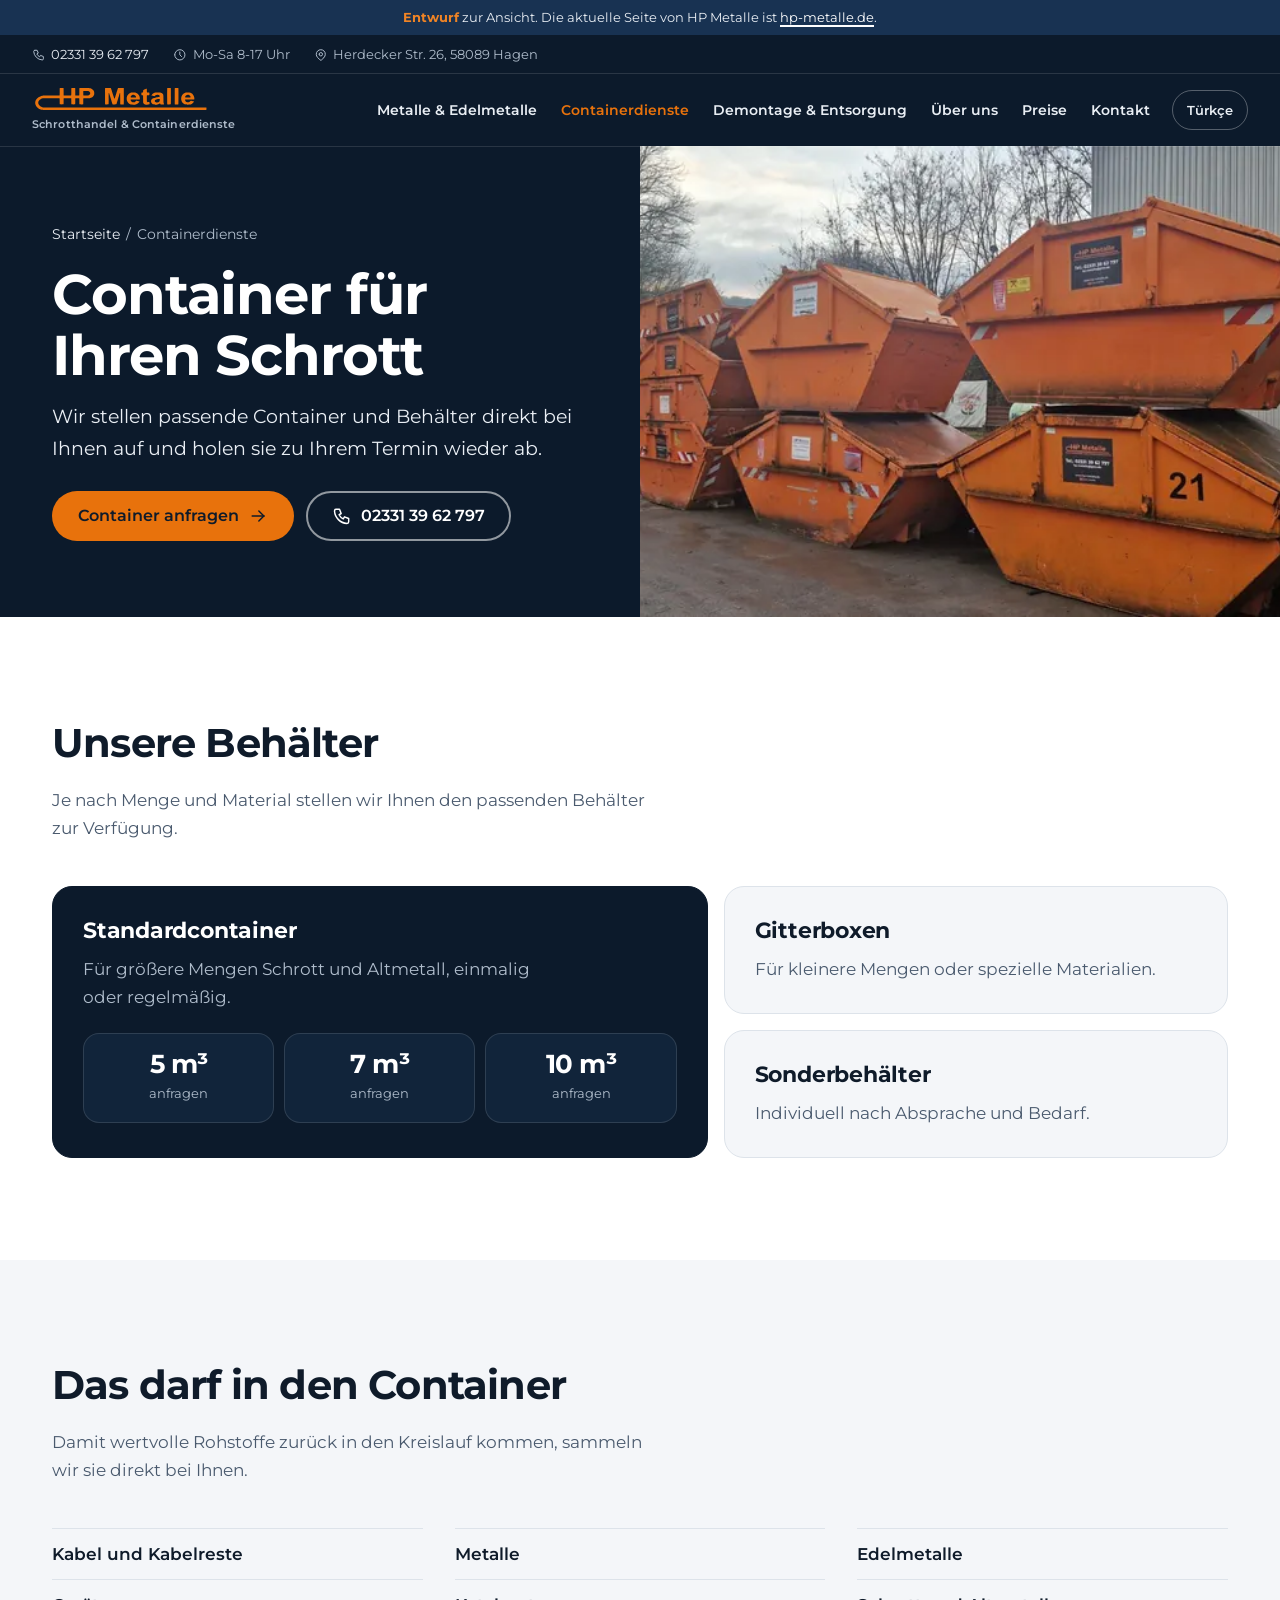
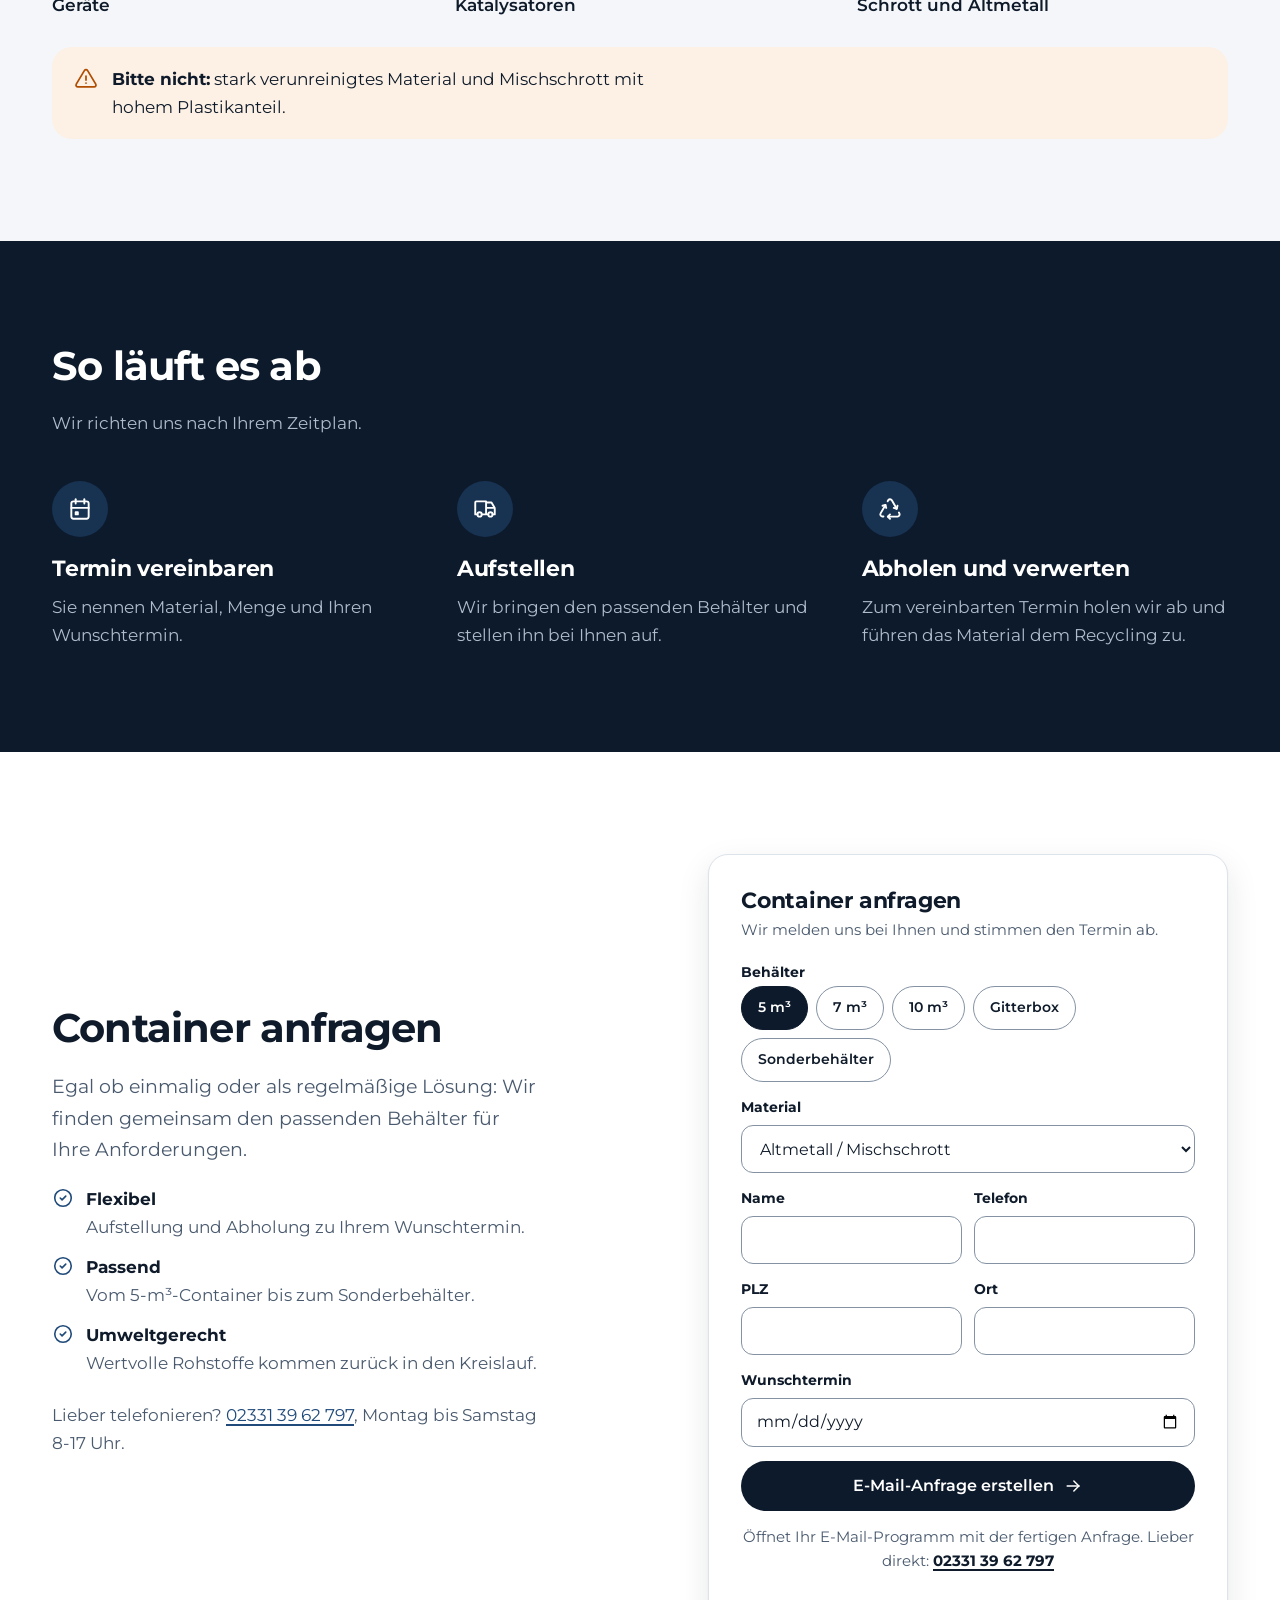
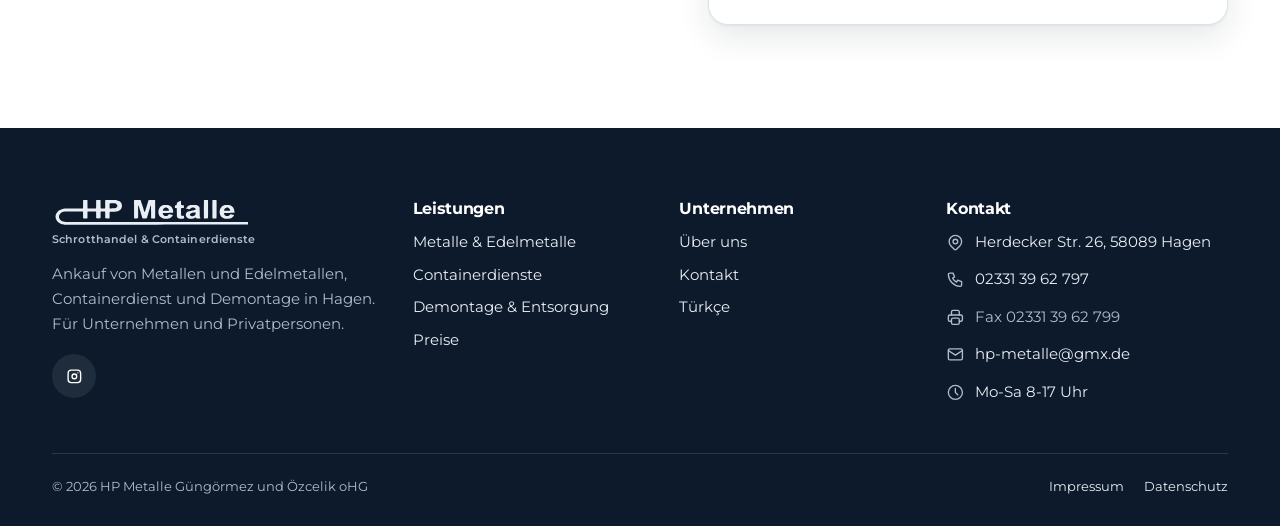
<file: containerdienste/index.html>
<!doctype html>
<html lang="de">
<head>
<meta charset="utf-8">
<meta name="viewport" content="width=device-width, initial-scale=1">
<title>Containerdienst in Hagen: 5, 7 und 10 m³ | HP Metalle</title>
<meta name="description" content="Container für Schrott, Metalle, Kabel, Geräte und Katalysatoren: 5, 7 oder 10 m³, Gitterboxen und Sonderbehälter. Aufstellung und Abholung zu Ihrem Wunschtermin.">
<meta name="robots" content="noindex, nofollow">
<link rel="canonical" href="https://hp-metalle.aki-express.de/containerdienste/">
<meta property="og:type" content="website">
<meta property="og:locale" content="de_DE">
<meta property="og:site_name" content="HP Metalle">
<meta property="og:title" content="Containerdienst in Hagen: 5, 7 und 10 m³ | HP Metalle">
<meta property="og:description" content="Container für Schrott, Metalle, Kabel, Geräte und Katalysatoren: 5, 7 oder 10 m³, Gitterboxen und Sonderbehälter. Aufstellung und Abholung zu Ihrem Wunschtermin.">
<meta property="og:url" content="https://hp-metalle.aki-express.de/containerdienste/">
<meta property="og:image" content="https://hp-metalle.aki-express.de/assets/img/og.jpg">
<meta property="og:image:width" content="1200">
<meta property="og:image:height" content="630">
<meta name="twitter:card" content="summary_large_image">
<meta name="theme-color" content="#0C1A2B">
<link rel="icon" href="../assets/favicon.svg" type="image/svg+xml">
<link rel="icon" href="../assets/favicon-32.png" sizes="32x32" type="image/png">
<link rel="apple-touch-icon" href="../assets/apple-touch-icon.png">
<link rel="preload" href="../assets/fonts/Montserrat-700.woff2" as="font" type="font/woff2" crossorigin>
<link rel="stylesheet" href="../assets/css/site.css">
<link rel="preload" as="image" type="image/webp" imagesrcset="../assets/img/container-ansicht-2-800.webp 800w, ../assets/img/container-ansicht-2-1600.webp 1600w" imagesizes="(max-width: 1024px) 100vw, 50vw">
<script defer src="../assets/js/site.js"></script>
</head>
<body class="page-container">
<div class="preview-bar"><strong>Entwurf</strong> zur Ansicht. Die aktuelle Seite von HP Metalle ist <a href="https://www.hp-metalle.de/">hp-metalle.de</a>.</div>
<a class="skip" href="#inhalt">Zum Inhalt springen</a>
<div class="topbar"><div class="wrap">
<a href="tel:+4923313962797"><svg class="i" aria-hidden="true" focusable="false" xmlns="http://www.w3.org/2000/svg" viewBox="0 0 24 24" fill="none" stroke="currentColor" stroke-width="1.75" stroke-linecap="round" stroke-linejoin="round" ><path d="M5 4h4l2 5l-2.5 1.5a11 11 0 0 0 5 5l1.5 -2.5l5 2v4a2 2 0 0 1 -2 2a16 16 0 0 1 -15 -15a2 2 0 0 1 2 -2" /></svg>02331&nbsp;39&nbsp;62&nbsp;797</a>
<span><svg class="i" aria-hidden="true" focusable="false" xmlns="http://www.w3.org/2000/svg" viewBox="0 0 24 24" fill="none" stroke="currentColor" stroke-width="1.75" stroke-linecap="round" stroke-linejoin="round" ><path d="M3 12a9 9 0 1 0 18 0a9 9 0 0 0 -18 0" /><path d="M12 7v5l3 3" /></svg>Mo-Sa 8-17&nbsp;Uhr</span>
<span><svg class="i" aria-hidden="true" focusable="false" xmlns="http://www.w3.org/2000/svg" viewBox="0 0 24 24" fill="none" stroke="currentColor" stroke-width="1.75" stroke-linecap="round" stroke-linejoin="round" ><path d="M9 11a3 3 0 1 0 6 0a3 3 0 0 0 -6 0" /><path d="M17.657 16.657l-4.243 4.243a2 2 0 0 1 -2.827 0l-4.244 -4.243a8 8 0 1 1 11.314 0" /></svg>Herdecker Str. 26, 58089 Hagen</span>
</div></div>
<header class="header" data-header>
<div class="wrap">
<a class="brand" href="../" aria-label="HP Metalle, zur Startseite"><svg viewBox="0 0 400 51" role="img" aria-hidden="true" focusable="false"><path fill="currentColor" fill-rule="evenodd" d="M25.86,49.59C25.37,49.54 24.20,49.35 23.26,49.16C22.32,48.97 21.22,48.76 20.82,48.70C20.11,48.60 18.60,48.05 17.47,47.49C17.16,47.33 16.67,47.11 16.39,47.00C15.32,46.58 12.74,44.63 11.42,43.26C8.59,40.31 7.10,36.90 7.10,33.35C7.10,29.84 8.52,26.53 11.28,23.58C11.86,22.96 12.47,22.35 12.64,22.22C14.81,20.59 15.40,20.19 15.89,20.00C16.21,19.88 16.72,19.64 17.02,19.45C17.89,18.93 18.45,18.71 19.80,18.35C20.49,18.17 21.62,17.86 22.31,17.67C23.53,17.33 24.21,17.22 26.57,17.00C27.30,16.93 33.48,16.90 44.55,16.90C59.63,16.91 61.44,16.89 61.66,16.76C62.16,16.42 62.15,16.65 62.17,8.75C62.19,2.26 62.21,1.27 62.36,0.68L62.52,0.00L66.61,0.00C69.80,0.00 70.71,0.03 70.74,0.13C70.99,0.98 71.01,1.78 71.03,8.75C71.05,16.83 71.03,16.49 71.60,16.80C71.89,16.96 87.41,16.96 87.70,16.80C88.27,16.49 88.25,16.82 88.30,8.70C88.35,1.73 88.36,1.21 88.54,0.62L88.73,0.00L92.80,-0.00L96.87,-0.00L97.03,0.78C97.18,1.46 97.20,2.41 97.20,8.80C97.20,16.87 97.17,16.54 97.88,16.81C98.30,16.97 105.31,16.96 105.70,16.80C106.37,16.52 106.35,16.84 106.37,8.75C106.38,2.10 106.40,1.39 106.56,0.73L106.74,0.00L117.38,0.00C127.54,0.00 128.03,0.01 128.28,0.18C128.66,0.44 128.77,0.47 130.38,0.81C131.59,1.06 133.76,1.76 134.41,2.10C134.95,2.40 136.25,3.41 136.93,4.08C138.96,6.07 139.90,8.44 139.90,11.55C139.90,14.48 139.29,16.32 137.59,18.45C136.47,19.86 134.24,21.46 132.85,21.85C132.52,21.94 131.80,22.17 131.25,22.35C129.30,23.01 127.18,23.20 120.70,23.29C115.73,23.35 115.77,23.35 115.42,23.87C115.26,24.12 115.25,24.65 115.20,30.23L115.15,36.32L114.82,36.61C114.50,36.90 114.50,36.90 110.92,36.90C107.72,36.90 107.31,36.88 107.00,36.72C106.36,36.40 106.37,36.58 106.39,30.14C106.41,23.96 106.40,23.72 105.94,23.29C105.68,23.05 105.68,23.05 102.02,23.02C97.95,22.98 97.71,23.01 97.40,23.53C97.21,23.84 97.20,24.08 97.20,29.88C97.20,36.36 97.20,36.38 96.69,36.74C96.48,36.88 96.02,36.90 92.84,36.90C89.25,36.90 89.23,36.90 88.89,36.67C88.31,36.28 88.31,36.31 88.31,29.75C88.30,23.16 88.33,23.47 87.70,23.15C87.22,22.90 72.10,22.93 71.60,23.18C71.01,23.47 71.01,23.43 71.01,30.07C71.01,36.62 71.01,36.53 70.45,36.78C70.07,36.95 63.15,36.95 62.81,36.77C62.16,36.44 62.20,36.78 62.17,29.95C62.15,25.13 62.12,23.70 62.02,23.53C61.71,22.98 62.79,23.01 43.44,23.00C21.78,22.98 23.37,22.87 20.10,24.58C17.45,25.96 15.75,27.68 14.67,30.05C14.12,31.25 14.00,31.87 14.00,33.39C14.00,34.85 14.16,35.60 14.73,36.80C15.48,38.41 17.01,40.18 18.61,41.27C19.54,41.91 22.12,43.10 22.90,43.24C24.58,43.56 25.93,43.73 27.50,43.81C28.41,43.85 110.64,43.89 210.23,43.90C368.38,43.90 391.35,43.92 391.59,44.05C392.07,44.29 392.14,44.64 392.13,46.66C392.12,48.64 392.07,48.87 391.57,49.24C391.29,49.45 391.29,49.45 209.97,49.47C85.89,49.49 28.40,49.53 27.86,49.60C27.42,49.65 27.00,49.69 26.91,49.69C26.82,49.68 26.35,49.63 25.86,49.59ZM226.55,37.60C226.00,37.55 224.97,37.40 224.25,37.26C223.53,37.12 222.59,36.96 222.15,36.90C221.29,36.78 220.34,36.35 218.44,35.24C215.79,33.69 213.67,30.49 213.04,27.10C212.79,25.79 212.79,22.08 213.03,20.67C213.67,16.98 216.22,13.46 219.51,11.71C220.63,11.12 223.00,10.21 223.85,10.05C224.93,9.84 229.93,9.84 231.12,10.05C232.03,10.21 234.28,11.04 235.63,11.71C238.22,13.01 240.21,15.28 241.30,18.17C242.13,20.38 242.65,24.11 242.26,25.05C241.94,25.80 242.70,25.74 231.89,25.80C222.25,25.85 222.21,25.85 221.93,26.06C221.47,26.40 221.43,26.76 221.75,27.77C222.19,29.19 222.64,29.86 223.95,30.99C224.90,31.81 226.26,32.20 228.22,32.20C230.74,32.20 231.71,31.70 233.02,29.71C233.81,28.52 233.89,28.51 237.05,28.98C241.62,29.67 242.06,29.95 241.09,31.54C239.44,34.21 236.22,36.50 233.40,36.99C232.77,37.10 231.76,37.28 231.15,37.39C229.82,37.63 227.90,37.71 226.55,37.60ZM256.82,37.60C255.77,37.49 253.12,36.82 252.64,36.55C251.72,36.01 250.66,34.82 250.26,33.85C249.81,32.77 249.77,32.14 249.71,24.29C249.65,17.01 249.65,16.82 249.45,16.60C249.11,16.22 248.68,16.10 247.63,16.10C245.88,16.10 245.76,15.89 245.82,13.06C245.87,10.50 246.01,10.30 247.81,10.30C249.57,10.30 249.70,10.11 249.70,7.65C249.70,5.46 249.73,5.37 250.69,4.76C251.48,4.25 253.05,3.45 253.98,3.06C254.32,2.93 254.87,2.65 255.19,2.46C255.85,2.05 256.99,1.60 257.33,1.60C257.46,1.60 257.67,1.72 257.81,1.86C258.05,2.12 258.05,2.12 258.10,5.89C258.15,9.90 258.15,9.85 258.64,10.13C258.78,10.21 259.59,10.27 260.95,10.30C263.95,10.37 263.90,10.32 263.90,13.25C263.90,16.13 263.94,16.10 261.03,16.11C258.86,16.11 258.54,16.18 258.27,16.70C258.01,17.21 258.05,29.83 258.31,30.41C258.93,31.76 260.17,32.19 262.01,31.70C263.88,31.20 263.88,31.20 264.37,35.46C264.44,36.11 264.22,36.56 263.73,36.76C263.18,36.99 260.46,37.49 259.14,37.60C257.84,37.71 257.87,37.71 256.82,37.60ZM276.65,37.60C275.95,37.52 273.74,37.07 272.70,36.80C271.84,36.57 269.81,35.09 269.05,34.13C267.49,32.17 267.12,29.73 268.00,27.24C268.59,25.55 270.51,23.76 272.41,23.11C272.87,22.96 273.57,22.69 273.95,22.53C274.85,22.14 276.20,21.84 277.35,21.75C277.84,21.72 278.63,21.60 279.10,21.49C279.57,21.38 280.56,21.18 281.30,21.04C282.04,20.91 283.12,20.66 283.70,20.50C284.28,20.34 285.09,20.16 285.50,20.10C286.87,19.91 287.14,19.65 287.12,18.53C287.09,16.66 285.53,15.44 282.84,15.18C280.13,14.91 278.51,15.44 277.00,17.10C275.60,18.62 275.51,18.63 271.96,18.05C269.43,17.63 269.17,17.55 268.93,17.05C268.39,15.92 270.80,12.71 273.02,11.59C274.34,10.93 276.39,10.22 277.49,10.04C278.91,9.82 287.00,9.89 288.04,10.13C289.99,10.59 292.39,11.76 293.38,12.73C295.32,14.63 295.44,15.30 295.45,24.65C295.46,32.38 295.55,33.34 296.46,35.24C297.02,36.41 296.81,36.90 295.73,36.90C295.41,36.90 293.91,36.91 292.40,36.92C289.14,36.95 289.21,36.97 288.53,35.85C287.76,34.57 287.51,34.54 285.92,35.49C284.22,36.50 283.64,36.76 282.50,36.98C281.92,37.10 281.04,37.28 280.53,37.39C279.41,37.62 277.73,37.72 276.65,37.60ZM349.13,37.59C348.25,37.53 347.22,37.36 344.21,36.80C343.23,36.62 340.62,35.16 339.46,34.13C337.37,32.30 336.14,29.91 335.44,26.32C335.27,25.44 335.25,22.52 335.41,21.64C336.00,18.29 336.73,16.65 338.63,14.43C339.48,13.44 341.09,12.15 342.15,11.63C343.39,11.01 345.66,10.17 346.50,10.03C347.72,9.82 353.39,9.90 354.22,10.14C355.00,10.36 357.48,11.34 358.23,11.71C361.01,13.10 363.37,16.14 364.25,19.47C364.84,21.68 365.11,24.39 364.82,25.12C364.55,25.79 365.20,25.74 354.40,25.80C346.89,25.84 344.60,25.88 344.43,25.97C343.21,26.67 345.00,30.24 347.22,31.54C348.52,32.30 352.30,32.41 353.63,31.73C354.10,31.49 354.69,30.90 355.40,29.95C356.53,28.43 356.30,28.48 359.55,28.98C363.45,29.58 364.00,29.78 364.00,30.59C364.00,31.57 361.74,34.17 359.93,35.28C357.93,36.51 357.47,36.71 356.06,36.96C355.34,37.08 354.43,37.26 354.05,37.34C353.29,37.50 351.20,37.71 350.55,37.68C350.33,37.68 349.69,37.64 349.13,37.59ZM165.17,36.90C164.83,36.86 164.62,36.76 164.42,36.57C164.15,36.30 164.15,36.30 164.12,18.87C164.10,3.16 164.11,1.38 164.26,0.72L164.42,0.00L170.74,0.00L177.05,0.01L177.47,0.93C177.70,1.44 177.94,2.05 178.00,2.30C178.06,2.55 178.28,3.27 178.50,3.90C178.71,4.53 179.14,5.86 179.45,6.85C179.76,7.84 180.15,9.05 180.32,9.55C180.48,10.04 180.76,10.95 180.94,11.55C181.28,12.68 181.70,13.99 182.42,16.20C182.64,16.89 182.93,17.81 183.05,18.25C183.17,18.69 183.39,19.36 183.54,19.75C183.69,20.13 183.92,20.89 184.06,21.44C184.72,24.04 185.52,24.72 186.01,23.08C186.13,22.68 186.39,21.81 186.60,21.15C186.81,20.49 187.21,19.23 187.48,18.35C187.76,17.47 188.13,16.32 188.30,15.80C188.47,15.28 188.74,14.40 188.89,13.85C189.05,13.30 189.36,12.29 189.58,11.60C190.44,8.98 190.89,7.52 191.09,6.79C191.21,6.37 191.41,5.76 191.55,5.43C191.68,5.09 191.89,4.42 192.01,3.94C192.13,3.45 192.47,2.43 192.77,1.68C193.06,0.92 193.30,0.24 193.30,0.15C193.30,0.02 194.01,0.00 199.69,0.00L206.08,0.00L206.24,0.66C206.49,1.63 206.50,35.99 206.25,36.36C205.88,36.93 205.87,36.93 202.37,36.92C199.07,36.91 198.80,36.88 198.45,36.50C198.25,36.28 198.25,36.10 198.20,23.96C198.16,14.50 198.12,11.59 198.03,11.37C197.88,11.04 197.65,10.93 197.45,11.10C197.29,11.23 196.49,13.69 195.96,15.66C195.77,16.37 195.55,17.14 195.46,17.35C195.38,17.57 195.17,18.25 195.01,18.86C194.84,19.47 194.62,20.21 194.51,20.51C194.40,20.81 194.20,21.46 194.07,21.95C193.93,22.45 193.64,23.43 193.42,24.15C192.62,26.71 191.73,29.70 191.14,31.75C190.95,32.41 190.64,33.42 190.46,34.00C190.27,34.58 190.05,35.30 189.96,35.60C189.59,36.93 189.65,36.92 185.26,36.93C182.65,36.93 181.59,36.90 181.43,36.82C180.91,36.54 180.51,35.71 180.01,33.85C179.84,33.24 179.60,32.43 179.46,32.05C179.33,31.66 179.14,31.03 179.06,30.65C178.97,30.26 178.72,29.41 178.50,28.75C178.10,27.53 177.56,25.72 177.13,24.20C177.00,23.73 176.72,22.81 176.50,22.15C176.28,21.49 176.01,20.57 175.90,20.11C175.78,19.65 175.60,19.04 175.49,18.76C175.38,18.48 175.23,17.98 175.14,17.65C175.06,17.32 174.79,16.40 174.55,15.60C174.31,14.80 174.05,13.83 173.96,13.45C173.70,12.30 172.91,10.96 172.61,11.14C172.32,11.32 172.30,12.21 172.30,24.00C172.30,36.91 172.32,36.33 171.79,36.73C171.54,36.91 171.33,36.92 168.59,36.93C166.97,36.94 165.44,36.93 165.17,36.90ZM304.70,36.89C304.29,36.80 304.02,36.55 303.90,36.11C303.71,35.42 303.77,1.81 303.96,0.82L304.13,0.00L308.00,-0.00L311.88,-0.00L312.04,0.87C312.25,2.02 312.28,35.60 312.07,36.19C311.82,36.92 311.81,36.92 308.22,36.93C306.45,36.94 304.87,36.92 304.70,36.89ZM321.84,36.92C321.41,36.85 321.08,36.66 320.95,36.39C320.77,36.05 320.73,1.70 320.90,0.90C321.13,-0.12 320.58,-0.00 324.99,-0.00L328.87,-0.00L329.04,1.02C329.20,1.97 329.21,3.41 329.18,19.10C329.15,37.84 329.19,36.48 328.59,36.81C328.40,36.91 322.41,37.01 321.84,36.92ZM283.07,32.15C284.87,31.62 285.54,31.14 286.58,29.64C287.09,28.91 287.39,26.13 287.06,25.26C286.81,24.62 286.56,24.54 285.50,24.80C285.03,24.91 284.40,25.00 284.10,25.00C283.44,25.00 281.94,25.24 281.25,25.45C280.98,25.54 280.26,25.74 279.67,25.91C277.18,26.59 275.99,27.63 276.01,29.09C276.02,29.81 276.15,30.16 276.69,30.90C277.24,31.65 277.42,31.78 278.50,32.19C280.11,32.81 280.88,32.80 283.07,32.15ZM233.62,21.21C234.42,20.32 233.44,17.91 231.76,16.65C229.50,14.95 227.45,14.70 225.15,15.85C223.39,16.72 222.35,17.82 221.90,19.28C221.50,20.58 221.70,21.23 222.60,21.54C222.68,21.56 225.13,21.58 228.03,21.57L233.32,21.55L233.62,21.21ZM355.62,21.50C356.42,21.27 356.59,20.59 356.16,19.25C355.67,17.72 354.75,16.74 352.95,15.84C350.53,14.64 348.31,14.99 346.00,16.93C344.22,18.42 343.59,21.10 344.93,21.49C345.38,21.62 355.15,21.63 355.62,21.50ZM126.39,16.63C127.51,16.33 129.10,15.36 129.74,14.59C130.80,13.33 131.09,11.31 130.40,9.95C129.84,8.85 129.56,8.53 128.52,7.85C126.69,6.66 126.19,6.58 120.45,6.62C116.56,6.65 116.12,6.67 115.83,6.83C115.19,7.18 115.19,7.15 115.22,11.83C115.26,16.88 115.19,16.66 116.65,16.84C117.56,16.95 125.88,16.77 126.39,16.63Z"/></svg><span class="brand__tag">Schrotthandel &amp; Containerdienste</span></a>
<a class="header__lang" href="../turkce/" hreflang="tr" lang="tr">Türkçe</a>
<button class="menu-btn" type="button" aria-expanded="false" aria-controls="nav" aria-label="Menü öffnen"><svg class="i i--open" aria-hidden="true" focusable="false" xmlns="http://www.w3.org/2000/svg" viewBox="0 0 24 24" fill="none" stroke="currentColor" stroke-width="1.75" stroke-linecap="round" stroke-linejoin="round" ><path d="M4 6l16 0" /><path d="M4 12l16 0" /><path d="M4 18l16 0" /></svg><svg class="i i--close" aria-hidden="true" focusable="false" xmlns="http://www.w3.org/2000/svg" viewBox="0 0 24 24" fill="none" stroke="currentColor" stroke-width="1.75" stroke-linecap="round" stroke-linejoin="round" ><path d="M18 6l-12 12" /><path d="M6 6l12 12" /></svg></button>
<nav class="nav" id="nav" aria-label="Hauptmenü"><a href="../metalle-_-edelmetalle/">Metalle &amp; Edelmetalle</a><a href="../containerdienste/" aria-current="page">Containerdienste</a><a href="../demontage-_-entsorgung/">Demontage &amp; Entsorgung</a><a href="../ueber-uns/">Über uns</a><a href="../preise/">Preise</a><a href="../common/info/kontaktieren-sie-uns.html">Kontakt</a><a class="nav__lang" href="../turkce/" hreflang="tr" lang="tr">Türkçe</a><a class="nav__tel" href="tel:+4923313962797"><svg class="i" aria-hidden="true" focusable="false" xmlns="http://www.w3.org/2000/svg" viewBox="0 0 24 24" fill="none" stroke="currentColor" stroke-width="1.75" stroke-linecap="round" stroke-linejoin="round" ><path d="M5 4h4l2 5l-2.5 1.5a11 11 0 0 0 5 5l1.5 -2.5l5 2v4a2 2 0 0 1 -2 2a16 16 0 0 1 -15 -15a2 2 0 0 1 2 -2" /></svg>02331&nbsp;39&nbsp;62&nbsp;797</a></nav>
<a class="btn btn--primary header__cta" href="tel:+4923313962797"><svg class="i" aria-hidden="true" focusable="false" xmlns="http://www.w3.org/2000/svg" viewBox="0 0 24 24" fill="none" stroke="currentColor" stroke-width="1.75" stroke-linecap="round" stroke-linejoin="round" ><path d="M5 4h4l2 5l-2.5 1.5a11 11 0 0 0 5 5l1.5 -2.5l5 2v4a2 2 0 0 1 -2 2a16 16 0 0 1 -15 -15a2 2 0 0 1 2 -2" /></svg>02331&nbsp;39&nbsp;62&nbsp;797</a>
</div>
</header>
<main id="inhalt">
<section class="page-hero">
<div class="page-hero__media"><img src="../assets/img/container-ansicht-2-800.webp" srcset="../assets/img/container-ansicht-2-800.webp 800w, ../assets/img/container-ansicht-2-1600.webp 1600w" sizes="(max-width: 1024px) 100vw, 50vw" width="1600" height="739" alt="Orange Absetzcontainer von HP Metalle auf dem Hof" fetchpriority="high" decoding="async"></div>
<div class="wrap">
<div class="hero__text">
<nav aria-label="Brotkrumen"><ol class="crumbs"><li><a href="../">Startseite</a></li><li aria-current="page">Containerdienste</li></ol></nav>
<h1>Container für Ihren Schrott</h1>
<p>Wir stellen passende Container und Behälter direkt bei Ihnen auf und holen sie zu Ihrem Termin wieder ab.</p>
<div class="hero__ctas">
<a class="btn btn--primary" href="#anfrage">Container anfragen <svg class="i" aria-hidden="true" focusable="false" xmlns="http://www.w3.org/2000/svg" viewBox="0 0 24 24" fill="none" stroke="currentColor" stroke-width="1.75" stroke-linecap="round" stroke-linejoin="round" ><path d="M5 12l14 0" /><path d="M13 18l6 -6" /><path d="M13 6l6 6" /></svg></a>
<a class="btn btn--light" href="tel:+4923313962797"><svg class="i" aria-hidden="true" focusable="false" xmlns="http://www.w3.org/2000/svg" viewBox="0 0 24 24" fill="none" stroke="currentColor" stroke-width="1.75" stroke-linecap="round" stroke-linejoin="round" ><path d="M5 4h4l2 5l-2.5 1.5a11 11 0 0 0 5 5l1.5 -2.5l5 2v4a2 2 0 0 1 -2 2a16 16 0 0 1 -15 -15a2 2 0 0 1 2 -2" /></svg>02331&nbsp;39&nbsp;62&nbsp;797</a>
</div>
</div>
</div>
</section>
<section class="section section--white" aria-labelledby="behaelter-title">
<div class="wrap">
<div class="head">
<h2 id="behaelter-title">Unsere Behälter</h2>
<p>Je nach Menge und Material stellen wir Ihnen den passenden Behälter zur Verfügung.</p>
</div>
<div class="boxes">
<div class="box box--main">
<h3>Standardcontainer</h3>
<p>Für größere Mengen Schrott und Altmetall, einmalig oder regelmäßig.</p>
<ul class="sizes">
<li><a href="#anfrage" data-pick="Container 5&nbsp;m³"><strong>5&nbsp;m³</strong><span>anfragen</span></a></li>
<li><a href="#anfrage" data-pick="Container 7&nbsp;m³"><strong>7&nbsp;m³</strong><span>anfragen</span></a></li>
<li><a href="#anfrage" data-pick="Container 10&nbsp;m³"><strong>10&nbsp;m³</strong><span>anfragen</span></a></li>
</ul>
</div>
<div class="box">
<h3>Gitterboxen</h3>
<p>Für kleinere Mengen oder spezielle Materialien.</p>
</div>
<div class="box">
<h3>Sonderbehälter</h3>
<p>Individuell nach Absprache und Bedarf.</p>
</div>
</div>
</div>
</section>
<section class="section" aria-labelledby="inhalt-title">
<div class="wrap">
<div class="head">
<h2 id="inhalt-title">Das darf in den Container</h2>
<p>Damit wertvolle Rohstoffe zurück in den Kreislauf kommen, sammeln wir sie direkt bei Ihnen.</p>
</div>
<ul class="rows rows--grid">
<li>Kabel und Kabelreste</li><li>Metalle</li><li>Edelmetalle</li><li>Geräte</li><li>Katalysatoren</li><li>Schrott und Altmetall</li>
</ul>
<div class="note"><svg class="i" aria-hidden="true" focusable="false" xmlns="http://www.w3.org/2000/svg" viewBox="0 0 24 24" fill="none" stroke="currentColor" stroke-width="1.75" stroke-linecap="round" stroke-linejoin="round" ><path d="M12 9v4" /><path d="M10.363 3.591l-8.106 13.534a1.914 1.914 0 0 0 1.636 2.871h16.214a1.914 1.914 0 0 0 1.636 -2.87l-8.106 -13.536a1.914 1.914 0 0 0 -3.274 0" /><path d="M12 16h.01" /></svg><p><strong>Bitte nicht:</strong> stark verunreinigtes Material und Mischschrott mit hohem Plastikanteil.</p></div>
</div>
</section>
<section class="section band" aria-labelledby="c-ablauf-title">
<div class="wrap">
<div class="head">
<h2 id="c-ablauf-title">So läuft es ab</h2>
<p class="lead">Wir richten uns nach Ihrem Zeitplan.</p>
</div>
<ol class="steps">
<li><span class="ico"><svg class="i" aria-hidden="true" focusable="false" xmlns="http://www.w3.org/2000/svg" viewBox="0 0 24 24" fill="none" stroke="currentColor" stroke-width="1.75" stroke-linecap="round" stroke-linejoin="round" ><path d="M4 7a2 2 0 0 1 2 -2h12a2 2 0 0 1 2 2v12a2 2 0 0 1 -2 2h-12a2 2 0 0 1 -2 -2l0 -12" /><path d="M16 3l0 4" /><path d="M8 3l0 4" /><path d="M4 11l16 0" /><path d="M8 15h2v2h-2l0 -2" /></svg></span><div><h3>Termin vereinbaren</h3><p>Sie nennen Material, Menge und Ihren Wunschtermin.</p></div></li>
<li><span class="ico"><svg class="i" aria-hidden="true" focusable="false" xmlns="http://www.w3.org/2000/svg" viewBox="0 0 24 24" fill="none" stroke="currentColor" stroke-width="1.75" stroke-linecap="round" stroke-linejoin="round" ><path d="M5 17a2 2 0 1 0 4 0a2 2 0 1 0 -4 0" /><path d="M15 17a2 2 0 1 0 4 0a2 2 0 1 0 -4 0" /><path d="M5 17h-2v-11a1 1 0 0 1 1 -1h9v12m-4 0h6m4 0h2v-6h-8m0 -5h5l3 5" /></svg></span><div><h3>Aufstellen</h3><p>Wir bringen den passenden Behälter und stellen ihn bei Ihnen auf.</p></div></li>
<li><span class="ico"><svg class="i" aria-hidden="true" focusable="false" xmlns="http://www.w3.org/2000/svg" viewBox="0 0 24 24" fill="none" stroke="currentColor" stroke-width="1.75" stroke-linecap="round" stroke-linejoin="round" ><path d="M12 17l-2 2l2 2" /><path d="M10 19h9a2 2 0 0 0 1.75 -2.75l-.55 -1" /><path d="M8.536 11l-.732 -2.732l-2.732 .732" /><path d="M7.804 8.268l-4.5 7.794a2 2 0 0 0 1.506 2.89l1.141 .024" /><path d="M15.464 11l2.732 .732l.732 -2.732" /><path d="M18.196 11.732l-4.5 -7.794a2 2 0 0 0 -3.256 -.14l-.591 .976" /></svg></span><div><h3>Abholen und verwerten</h3><p>Zum vereinbarten Termin holen wir ab und führen das Material dem Recycling zu.</p></div></li>
</ol>
</div>
</section>
<section class="section section--white" aria-labelledby="anfrage-title">
<div class="wrap split">
<div>
<h2 id="anfrage-title">Container anfragen</h2>
<p class="lead">Egal ob einmalig oder als regelmäßige Lösung: Wir finden gemeinsam den passenden Behälter für Ihre Anforderungen.</p>
<ul class="checks">
<li><svg class="i" aria-hidden="true" focusable="false" xmlns="http://www.w3.org/2000/svg" viewBox="0 0 24 24" fill="none" stroke="currentColor" stroke-width="1.75" stroke-linecap="round" stroke-linejoin="round" ><path d="M3 12a9 9 0 1 0 18 0a9 9 0 1 0 -18 0" /><path d="M9 12l2 2l4 -4" /></svg><div><strong>Flexibel</strong><span>Aufstellung und Abholung zu Ihrem Wunschtermin.</span></div></li>
<li><svg class="i" aria-hidden="true" focusable="false" xmlns="http://www.w3.org/2000/svg" viewBox="0 0 24 24" fill="none" stroke="currentColor" stroke-width="1.75" stroke-linecap="round" stroke-linejoin="round" ><path d="M3 12a9 9 0 1 0 18 0a9 9 0 1 0 -18 0" /><path d="M9 12l2 2l4 -4" /></svg><div><strong>Passend</strong><span>Vom 5-m³-Container bis zum Sonderbehälter.</span></div></li>
<li><svg class="i" aria-hidden="true" focusable="false" xmlns="http://www.w3.org/2000/svg" viewBox="0 0 24 24" fill="none" stroke="currentColor" stroke-width="1.75" stroke-linecap="round" stroke-linejoin="round" ><path d="M3 12a9 9 0 1 0 18 0a9 9 0 1 0 -18 0" /><path d="M9 12l2 2l4 -4" /></svg><div><strong>Umweltgerecht</strong><span>Wertvolle Rohstoffe kommen zurück in den Kreislauf.</span></div></li>
</ul>
<p class="muted">Lieber telefonieren? <a href="tel:+4923313962797">02331&nbsp;39&nbsp;62&nbsp;797</a>, Montag bis Samstag 8-17&nbsp;Uhr.</p>
</div>
<form class="quick" id="anfrage" action="mailto:hp-metalle@gmx.de" method="post" enctype="text/plain" data-mailto="hp-metalle@gmx.de" data-subject="Containeranfrage über die Webseite" aria-labelledby="quick-title">
<h3 class="quick__title" id="quick-title">Container anfragen</h3>
<p>Wir melden uns bei Ihnen und stimmen den Termin ab.</p>
<fieldset class="field">
<legend>Behälter</legend>
<div class="chips-radio">
<label><input type="radio" name="behaelter" value="Container 5&nbsp;m³" data-label="Behälter" checked><span>5&nbsp;m³</span></label>
<label><input type="radio" name="behaelter" value="Container 7&nbsp;m³" data-label="Behälter"><span>7&nbsp;m³</span></label>
<label><input type="radio" name="behaelter" value="Container 10&nbsp;m³" data-label="Behälter"><span>10&nbsp;m³</span></label>
<label><input type="radio" name="behaelter" value="Gitterbox" data-label="Behälter"><span>Gitterbox</span></label>
<label><input type="radio" name="behaelter" value="Sonderbehälter" data-label="Behälter"><span>Sonderbehälter</span></label>
</div>
</fieldset>
<div class="field">
<label for="q-material">Material</label>
<select id="q-material" name="material">
<option>Altmetall / Mischschrott</option>
<option>Kupfer, Messing, Kabel</option>
<option>Aluminium</option>
<option>Edelstahl</option>
<option>Maschinen, Geräte, Anlagen</option>
<option>Sonstiges</option>
</select>
</div>
<div class="field-row">
<div class="field"><label for="q-name">Name</label><input id="q-name" name="name" autocomplete="name" required></div>
<div class="field"><label for="q-tel">Telefon</label><input id="q-tel" name="telefon" type="tel" autocomplete="tel" required></div>
</div>
<div class="field-row field-row--keep">
<div class="field"><label for="q-plz">PLZ</label><input id="q-plz" name="plz" autocomplete="postal-code" inputmode="numeric" maxlength="5" pattern="[0-9]{5}" title="Fünfstellige Postleitzahl" required></div>
<div class="field"><label for="q-ort">Ort</label><input id="q-ort" name="ort" autocomplete="address-level2"></div>
</div>
<div class="field"><label for="q-termin">Wunschtermin</label><input id="q-termin" name="termin" type="date"></div>
<button class="btn btn--dark btn--block" type="submit">E-Mail-Anfrage erstellen <svg class="i" aria-hidden="true" focusable="false" xmlns="http://www.w3.org/2000/svg" viewBox="0 0 24 24" fill="none" stroke="currentColor" stroke-width="1.75" stroke-linecap="round" stroke-linejoin="round" ><path d="M5 12l14 0" /><path d="M13 18l6 -6" /><path d="M13 6l6 6" /></svg></button>
<p class="quick__foot" data-sent role="status"></p>
<div class="sent" data-sent-box hidden>
<label for="q-copy">Ihre Anfrage zum Kopieren</label>
<textarea id="q-copy" readonly rows="7"></textarea>
<button class="btn btn--outline" type="button" data-copy>Text kopieren</button>
</div>
<p class="quick__foot">Öffnet Ihr E-Mail-Programm mit der fertigen Anfrage. Lieber direkt: <a href="tel:+4923313962797">02331&nbsp;39&nbsp;62&nbsp;797</a></p>
</form>
</div>
</section>
</main>
<footer class="footer">
<div class="wrap">
<div class="footer__grid">
<div>
<a class="brand" href="../" aria-label="HP Metalle, zur Startseite"><svg viewBox="0 0 400 51" role="img" aria-hidden="true" focusable="false"><path fill="currentColor" fill-rule="evenodd" d="M25.86,49.59C25.37,49.54 24.20,49.35 23.26,49.16C22.32,48.97 21.22,48.76 20.82,48.70C20.11,48.60 18.60,48.05 17.47,47.49C17.16,47.33 16.67,47.11 16.39,47.00C15.32,46.58 12.74,44.63 11.42,43.26C8.59,40.31 7.10,36.90 7.10,33.35C7.10,29.84 8.52,26.53 11.28,23.58C11.86,22.96 12.47,22.35 12.64,22.22C14.81,20.59 15.40,20.19 15.89,20.00C16.21,19.88 16.72,19.64 17.02,19.45C17.89,18.93 18.45,18.71 19.80,18.35C20.49,18.17 21.62,17.86 22.31,17.67C23.53,17.33 24.21,17.22 26.57,17.00C27.30,16.93 33.48,16.90 44.55,16.90C59.63,16.91 61.44,16.89 61.66,16.76C62.16,16.42 62.15,16.65 62.17,8.75C62.19,2.26 62.21,1.27 62.36,0.68L62.52,0.00L66.61,0.00C69.80,0.00 70.71,0.03 70.74,0.13C70.99,0.98 71.01,1.78 71.03,8.75C71.05,16.83 71.03,16.49 71.60,16.80C71.89,16.96 87.41,16.96 87.70,16.80C88.27,16.49 88.25,16.82 88.30,8.70C88.35,1.73 88.36,1.21 88.54,0.62L88.73,0.00L92.80,-0.00L96.87,-0.00L97.03,0.78C97.18,1.46 97.20,2.41 97.20,8.80C97.20,16.87 97.17,16.54 97.88,16.81C98.30,16.97 105.31,16.96 105.70,16.80C106.37,16.52 106.35,16.84 106.37,8.75C106.38,2.10 106.40,1.39 106.56,0.73L106.74,0.00L117.38,0.00C127.54,0.00 128.03,0.01 128.28,0.18C128.66,0.44 128.77,0.47 130.38,0.81C131.59,1.06 133.76,1.76 134.41,2.10C134.95,2.40 136.25,3.41 136.93,4.08C138.96,6.07 139.90,8.44 139.90,11.55C139.90,14.48 139.29,16.32 137.59,18.45C136.47,19.86 134.24,21.46 132.85,21.85C132.52,21.94 131.80,22.17 131.25,22.35C129.30,23.01 127.18,23.20 120.70,23.29C115.73,23.35 115.77,23.35 115.42,23.87C115.26,24.12 115.25,24.65 115.20,30.23L115.15,36.32L114.82,36.61C114.50,36.90 114.50,36.90 110.92,36.90C107.72,36.90 107.31,36.88 107.00,36.72C106.36,36.40 106.37,36.58 106.39,30.14C106.41,23.96 106.40,23.72 105.94,23.29C105.68,23.05 105.68,23.05 102.02,23.02C97.95,22.98 97.71,23.01 97.40,23.53C97.21,23.84 97.20,24.08 97.20,29.88C97.20,36.36 97.20,36.38 96.69,36.74C96.48,36.88 96.02,36.90 92.84,36.90C89.25,36.90 89.23,36.90 88.89,36.67C88.31,36.28 88.31,36.31 88.31,29.75C88.30,23.16 88.33,23.47 87.70,23.15C87.22,22.90 72.10,22.93 71.60,23.18C71.01,23.47 71.01,23.43 71.01,30.07C71.01,36.62 71.01,36.53 70.45,36.78C70.07,36.95 63.15,36.95 62.81,36.77C62.16,36.44 62.20,36.78 62.17,29.95C62.15,25.13 62.12,23.70 62.02,23.53C61.71,22.98 62.79,23.01 43.44,23.00C21.78,22.98 23.37,22.87 20.10,24.58C17.45,25.96 15.75,27.68 14.67,30.05C14.12,31.25 14.00,31.87 14.00,33.39C14.00,34.85 14.16,35.60 14.73,36.80C15.48,38.41 17.01,40.18 18.61,41.27C19.54,41.91 22.12,43.10 22.90,43.24C24.58,43.56 25.93,43.73 27.50,43.81C28.41,43.85 110.64,43.89 210.23,43.90C368.38,43.90 391.35,43.92 391.59,44.05C392.07,44.29 392.14,44.64 392.13,46.66C392.12,48.64 392.07,48.87 391.57,49.24C391.29,49.45 391.29,49.45 209.97,49.47C85.89,49.49 28.40,49.53 27.86,49.60C27.42,49.65 27.00,49.69 26.91,49.69C26.82,49.68 26.35,49.63 25.86,49.59ZM226.55,37.60C226.00,37.55 224.97,37.40 224.25,37.26C223.53,37.12 222.59,36.96 222.15,36.90C221.29,36.78 220.34,36.35 218.44,35.24C215.79,33.69 213.67,30.49 213.04,27.10C212.79,25.79 212.79,22.08 213.03,20.67C213.67,16.98 216.22,13.46 219.51,11.71C220.63,11.12 223.00,10.21 223.85,10.05C224.93,9.84 229.93,9.84 231.12,10.05C232.03,10.21 234.28,11.04 235.63,11.71C238.22,13.01 240.21,15.28 241.30,18.17C242.13,20.38 242.65,24.11 242.26,25.05C241.94,25.80 242.70,25.74 231.89,25.80C222.25,25.85 222.21,25.85 221.93,26.06C221.47,26.40 221.43,26.76 221.75,27.77C222.19,29.19 222.64,29.86 223.95,30.99C224.90,31.81 226.26,32.20 228.22,32.20C230.74,32.20 231.71,31.70 233.02,29.71C233.81,28.52 233.89,28.51 237.05,28.98C241.62,29.67 242.06,29.95 241.09,31.54C239.44,34.21 236.22,36.50 233.40,36.99C232.77,37.10 231.76,37.28 231.15,37.39C229.82,37.63 227.90,37.71 226.55,37.60ZM256.82,37.60C255.77,37.49 253.12,36.82 252.64,36.55C251.72,36.01 250.66,34.82 250.26,33.85C249.81,32.77 249.77,32.14 249.71,24.29C249.65,17.01 249.65,16.82 249.45,16.60C249.11,16.22 248.68,16.10 247.63,16.10C245.88,16.10 245.76,15.89 245.82,13.06C245.87,10.50 246.01,10.30 247.81,10.30C249.57,10.30 249.70,10.11 249.70,7.65C249.70,5.46 249.73,5.37 250.69,4.76C251.48,4.25 253.05,3.45 253.98,3.06C254.32,2.93 254.87,2.65 255.19,2.46C255.85,2.05 256.99,1.60 257.33,1.60C257.46,1.60 257.67,1.72 257.81,1.86C258.05,2.12 258.05,2.12 258.10,5.89C258.15,9.90 258.15,9.85 258.64,10.13C258.78,10.21 259.59,10.27 260.95,10.30C263.95,10.37 263.90,10.32 263.90,13.25C263.90,16.13 263.94,16.10 261.03,16.11C258.86,16.11 258.54,16.18 258.27,16.70C258.01,17.21 258.05,29.83 258.31,30.41C258.93,31.76 260.17,32.19 262.01,31.70C263.88,31.20 263.88,31.20 264.37,35.46C264.44,36.11 264.22,36.56 263.73,36.76C263.18,36.99 260.46,37.49 259.14,37.60C257.84,37.71 257.87,37.71 256.82,37.60ZM276.65,37.60C275.95,37.52 273.74,37.07 272.70,36.80C271.84,36.57 269.81,35.09 269.05,34.13C267.49,32.17 267.12,29.73 268.00,27.24C268.59,25.55 270.51,23.76 272.41,23.11C272.87,22.96 273.57,22.69 273.95,22.53C274.85,22.14 276.20,21.84 277.35,21.75C277.84,21.72 278.63,21.60 279.10,21.49C279.57,21.38 280.56,21.18 281.30,21.04C282.04,20.91 283.12,20.66 283.70,20.50C284.28,20.34 285.09,20.16 285.50,20.10C286.87,19.91 287.14,19.65 287.12,18.53C287.09,16.66 285.53,15.44 282.84,15.18C280.13,14.91 278.51,15.44 277.00,17.10C275.60,18.62 275.51,18.63 271.96,18.05C269.43,17.63 269.17,17.55 268.93,17.05C268.39,15.92 270.80,12.71 273.02,11.59C274.34,10.93 276.39,10.22 277.49,10.04C278.91,9.82 287.00,9.89 288.04,10.13C289.99,10.59 292.39,11.76 293.38,12.73C295.32,14.63 295.44,15.30 295.45,24.65C295.46,32.38 295.55,33.34 296.46,35.24C297.02,36.41 296.81,36.90 295.73,36.90C295.41,36.90 293.91,36.91 292.40,36.92C289.14,36.95 289.21,36.97 288.53,35.85C287.76,34.57 287.51,34.54 285.92,35.49C284.22,36.50 283.64,36.76 282.50,36.98C281.92,37.10 281.04,37.28 280.53,37.39C279.41,37.62 277.73,37.72 276.65,37.60ZM349.13,37.59C348.25,37.53 347.22,37.36 344.21,36.80C343.23,36.62 340.62,35.16 339.46,34.13C337.37,32.30 336.14,29.91 335.44,26.32C335.27,25.44 335.25,22.52 335.41,21.64C336.00,18.29 336.73,16.65 338.63,14.43C339.48,13.44 341.09,12.15 342.15,11.63C343.39,11.01 345.66,10.17 346.50,10.03C347.72,9.82 353.39,9.90 354.22,10.14C355.00,10.36 357.48,11.34 358.23,11.71C361.01,13.10 363.37,16.14 364.25,19.47C364.84,21.68 365.11,24.39 364.82,25.12C364.55,25.79 365.20,25.74 354.40,25.80C346.89,25.84 344.60,25.88 344.43,25.97C343.21,26.67 345.00,30.24 347.22,31.54C348.52,32.30 352.30,32.41 353.63,31.73C354.10,31.49 354.69,30.90 355.40,29.95C356.53,28.43 356.30,28.48 359.55,28.98C363.45,29.58 364.00,29.78 364.00,30.59C364.00,31.57 361.74,34.17 359.93,35.28C357.93,36.51 357.47,36.71 356.06,36.96C355.34,37.08 354.43,37.26 354.05,37.34C353.29,37.50 351.20,37.71 350.55,37.68C350.33,37.68 349.69,37.64 349.13,37.59ZM165.17,36.90C164.83,36.86 164.62,36.76 164.42,36.57C164.15,36.30 164.15,36.30 164.12,18.87C164.10,3.16 164.11,1.38 164.26,0.72L164.42,0.00L170.74,0.00L177.05,0.01L177.47,0.93C177.70,1.44 177.94,2.05 178.00,2.30C178.06,2.55 178.28,3.27 178.50,3.90C178.71,4.53 179.14,5.86 179.45,6.85C179.76,7.84 180.15,9.05 180.32,9.55C180.48,10.04 180.76,10.95 180.94,11.55C181.28,12.68 181.70,13.99 182.42,16.20C182.64,16.89 182.93,17.81 183.05,18.25C183.17,18.69 183.39,19.36 183.54,19.75C183.69,20.13 183.92,20.89 184.06,21.44C184.72,24.04 185.52,24.72 186.01,23.08C186.13,22.68 186.39,21.81 186.60,21.15C186.81,20.49 187.21,19.23 187.48,18.35C187.76,17.47 188.13,16.32 188.30,15.80C188.47,15.28 188.74,14.40 188.89,13.85C189.05,13.30 189.36,12.29 189.58,11.60C190.44,8.98 190.89,7.52 191.09,6.79C191.21,6.37 191.41,5.76 191.55,5.43C191.68,5.09 191.89,4.42 192.01,3.94C192.13,3.45 192.47,2.43 192.77,1.68C193.06,0.92 193.30,0.24 193.30,0.15C193.30,0.02 194.01,0.00 199.69,0.00L206.08,0.00L206.24,0.66C206.49,1.63 206.50,35.99 206.25,36.36C205.88,36.93 205.87,36.93 202.37,36.92C199.07,36.91 198.80,36.88 198.45,36.50C198.25,36.28 198.25,36.10 198.20,23.96C198.16,14.50 198.12,11.59 198.03,11.37C197.88,11.04 197.65,10.93 197.45,11.10C197.29,11.23 196.49,13.69 195.96,15.66C195.77,16.37 195.55,17.14 195.46,17.35C195.38,17.57 195.17,18.25 195.01,18.86C194.84,19.47 194.62,20.21 194.51,20.51C194.40,20.81 194.20,21.46 194.07,21.95C193.93,22.45 193.64,23.43 193.42,24.15C192.62,26.71 191.73,29.70 191.14,31.75C190.95,32.41 190.64,33.42 190.46,34.00C190.27,34.58 190.05,35.30 189.96,35.60C189.59,36.93 189.65,36.92 185.26,36.93C182.65,36.93 181.59,36.90 181.43,36.82C180.91,36.54 180.51,35.71 180.01,33.85C179.84,33.24 179.60,32.43 179.46,32.05C179.33,31.66 179.14,31.03 179.06,30.65C178.97,30.26 178.72,29.41 178.50,28.75C178.10,27.53 177.56,25.72 177.13,24.20C177.00,23.73 176.72,22.81 176.50,22.15C176.28,21.49 176.01,20.57 175.90,20.11C175.78,19.65 175.60,19.04 175.49,18.76C175.38,18.48 175.23,17.98 175.14,17.65C175.06,17.32 174.79,16.40 174.55,15.60C174.31,14.80 174.05,13.83 173.96,13.45C173.70,12.30 172.91,10.96 172.61,11.14C172.32,11.32 172.30,12.21 172.30,24.00C172.30,36.91 172.32,36.33 171.79,36.73C171.54,36.91 171.33,36.92 168.59,36.93C166.97,36.94 165.44,36.93 165.17,36.90ZM304.70,36.89C304.29,36.80 304.02,36.55 303.90,36.11C303.71,35.42 303.77,1.81 303.96,0.82L304.13,0.00L308.00,-0.00L311.88,-0.00L312.04,0.87C312.25,2.02 312.28,35.60 312.07,36.19C311.82,36.92 311.81,36.92 308.22,36.93C306.45,36.94 304.87,36.92 304.70,36.89ZM321.84,36.92C321.41,36.85 321.08,36.66 320.95,36.39C320.77,36.05 320.73,1.70 320.90,0.90C321.13,-0.12 320.58,-0.00 324.99,-0.00L328.87,-0.00L329.04,1.02C329.20,1.97 329.21,3.41 329.18,19.10C329.15,37.84 329.19,36.48 328.59,36.81C328.40,36.91 322.41,37.01 321.84,36.92ZM283.07,32.15C284.87,31.62 285.54,31.14 286.58,29.64C287.09,28.91 287.39,26.13 287.06,25.26C286.81,24.62 286.56,24.54 285.50,24.80C285.03,24.91 284.40,25.00 284.10,25.00C283.44,25.00 281.94,25.24 281.25,25.45C280.98,25.54 280.26,25.74 279.67,25.91C277.18,26.59 275.99,27.63 276.01,29.09C276.02,29.81 276.15,30.16 276.69,30.90C277.24,31.65 277.42,31.78 278.50,32.19C280.11,32.81 280.88,32.80 283.07,32.15ZM233.62,21.21C234.42,20.32 233.44,17.91 231.76,16.65C229.50,14.95 227.45,14.70 225.15,15.85C223.39,16.72 222.35,17.82 221.90,19.28C221.50,20.58 221.70,21.23 222.60,21.54C222.68,21.56 225.13,21.58 228.03,21.57L233.32,21.55L233.62,21.21ZM355.62,21.50C356.42,21.27 356.59,20.59 356.16,19.25C355.67,17.72 354.75,16.74 352.95,15.84C350.53,14.64 348.31,14.99 346.00,16.93C344.22,18.42 343.59,21.10 344.93,21.49C345.38,21.62 355.15,21.63 355.62,21.50ZM126.39,16.63C127.51,16.33 129.10,15.36 129.74,14.59C130.80,13.33 131.09,11.31 130.40,9.95C129.84,8.85 129.56,8.53 128.52,7.85C126.69,6.66 126.19,6.58 120.45,6.62C116.56,6.65 116.12,6.67 115.83,6.83C115.19,7.18 115.19,7.15 115.22,11.83C115.26,16.88 115.19,16.66 116.65,16.84C117.56,16.95 125.88,16.77 126.39,16.63Z"/></svg><span class="brand__tag">Schrotthandel &amp; Containerdienste</span></a>
<p>Ankauf von Metallen und Edelmetallen, Containerdienst und Demontage in Hagen. Für Unternehmen und Privatpersonen.</p>
<div class="social"><a href="https://www.instagram.com/hp_metalle/" target="_blank" rel="noopener" aria-label="HP Metalle auf Instagram"><svg class="i" aria-hidden="true" focusable="false" xmlns="http://www.w3.org/2000/svg" viewBox="0 0 24 24" fill="none" stroke="currentColor" stroke-width="1.75" stroke-linecap="round" stroke-linejoin="round" ><path d="M4 8a4 4 0 0 1 4 -4h8a4 4 0 0 1 4 4v8a4 4 0 0 1 -4 4h-8a4 4 0 0 1 -4 -4l0 -8" /><path d="M9 12a3 3 0 1 0 6 0a3 3 0 0 0 -6 0" /><path d="M16.5 7.5v.01" /></svg></a></div>
</div>
<div><h2>Leistungen</h2><ul>
<li><a href="../metalle-_-edelmetalle/">Metalle &amp; Edelmetalle</a></li>
<li><a href="../containerdienste/">Containerdienste</a></li>
<li><a href="../demontage-_-entsorgung/">Demontage &amp; Entsorgung</a></li>
<li><a href="../preise/">Preise</a></li>
</ul></div>
<div><h2>Unternehmen</h2><ul>
<li><a href="../ueber-uns/">Über uns</a></li>
<li><a href="../common/info/kontaktieren-sie-uns.html">Kontakt</a></li>
<li><a href="../turkce/" hreflang="tr" lang="tr">Türkçe</a></li>
</ul></div>
<div><h2>Kontakt</h2><ul class="contact-list">
<li><span translate="no"><svg class="i" aria-hidden="true" focusable="false" xmlns="http://www.w3.org/2000/svg" viewBox="0 0 24 24" fill="none" stroke="currentColor" stroke-width="1.75" stroke-linecap="round" stroke-linejoin="round" ><path d="M9 11a3 3 0 1 0 6 0a3 3 0 0 0 -6 0" /><path d="M17.657 16.657l-4.243 4.243a2 2 0 0 1 -2.827 0l-4.244 -4.243a8 8 0 1 1 11.314 0" /></svg>Herdecker Str. 26, 58089 Hagen</span></li>
<li><a href="tel:+4923313962797"><svg class="i" aria-hidden="true" focusable="false" xmlns="http://www.w3.org/2000/svg" viewBox="0 0 24 24" fill="none" stroke="currentColor" stroke-width="1.75" stroke-linecap="round" stroke-linejoin="round" ><path d="M5 4h4l2 5l-2.5 1.5a11 11 0 0 0 5 5l1.5 -2.5l5 2v4a2 2 0 0 1 -2 2a16 16 0 0 1 -15 -15a2 2 0 0 1 2 -2" /></svg>02331&nbsp;39&nbsp;62&nbsp;797</a></li>
<li><span class="is-minor"><svg class="i" aria-hidden="true" focusable="false" xmlns="http://www.w3.org/2000/svg" viewBox="0 0 24 24" fill="none" stroke="currentColor" stroke-width="1.75" stroke-linecap="round" stroke-linejoin="round" ><path d="M17 17h2a2 2 0 0 0 2 -2v-4a2 2 0 0 0 -2 -2h-14a2 2 0 0 0 -2 2v4a2 2 0 0 0 2 2h2" /><path d="M17 9v-4a2 2 0 0 0 -2 -2h-6a2 2 0 0 0 -2 2v4" /><path d="M7 15a2 2 0 0 1 2 -2h6a2 2 0 0 1 2 2v4a2 2 0 0 1 -2 2h-6a2 2 0 0 1 -2 -2l0 -4" /></svg>Fax 02331&nbsp;39&nbsp;62&nbsp;799</span></li>
<li><a href="mailto:hp-metalle@gmx.de"><svg class="i" aria-hidden="true" focusable="false" xmlns="http://www.w3.org/2000/svg" viewBox="0 0 24 24" fill="none" stroke="currentColor" stroke-width="1.75" stroke-linecap="round" stroke-linejoin="round" ><path d="M3 7a2 2 0 0 1 2 -2h14a2 2 0 0 1 2 2v10a2 2 0 0 1 -2 2h-14a2 2 0 0 1 -2 -2v-10" /><path d="M3 7l9 6l9 -6" /></svg>hp-metalle@gmx.de</a></li>
<li><span><svg class="i" aria-hidden="true" focusable="false" xmlns="http://www.w3.org/2000/svg" viewBox="0 0 24 24" fill="none" stroke="currentColor" stroke-width="1.75" stroke-linecap="round" stroke-linejoin="round" ><path d="M3 12a9 9 0 1 0 18 0a9 9 0 0 0 -18 0" /><path d="M12 7v5l3 3" /></svg>Mo-Sa 8-17&nbsp;Uhr</span></li>
</ul></div>
</div>
<div class="footer__bottom">
<span>© 2026 <span translate="no">HP Metalle Güngörmez und Özcelik oHG</span></span>
<ul><li><a href="../common/info/impressum.html">Impressum</a></li><li><a href="../common/info/datenschutz.html">Datenschutz</a></li></ul>
</div>
</div>
</footer>
<div class="actionbar">
<a class="btn btn--primary" href="tel:+4923313962797"><svg class="i" aria-hidden="true" focusable="false" xmlns="http://www.w3.org/2000/svg" viewBox="0 0 24 24" fill="none" stroke="currentColor" stroke-width="1.75" stroke-linecap="round" stroke-linejoin="round" ><path d="M5 4h4l2 5l-2.5 1.5a11 11 0 0 0 5 5l1.5 -2.5l5 2v4a2 2 0 0 1 -2 2a16 16 0 0 1 -15 -15a2 2 0 0 1 2 -2" /></svg>02331&nbsp;39&nbsp;62&nbsp;797</a>
<a class="btn btn--light" href="#anfrage">Anfragen</a>
</div>
</body>
</html>
</file>
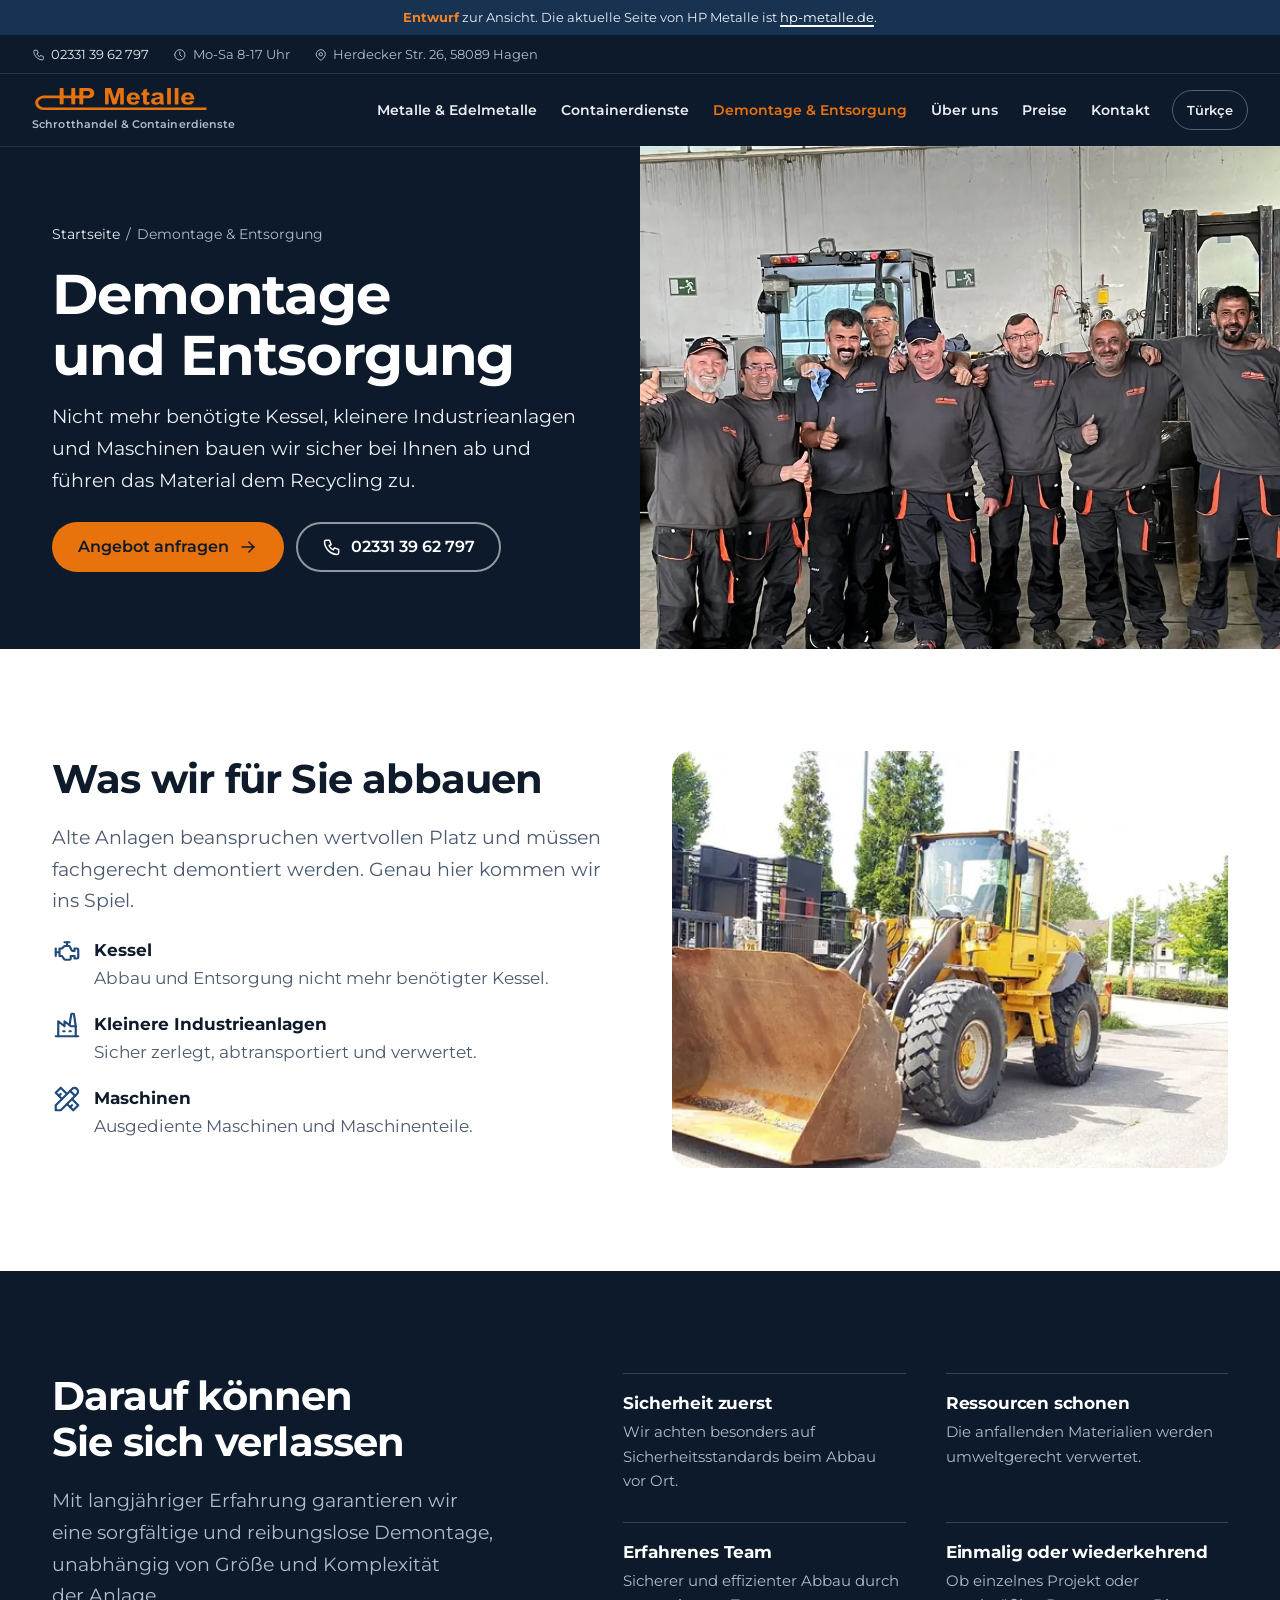
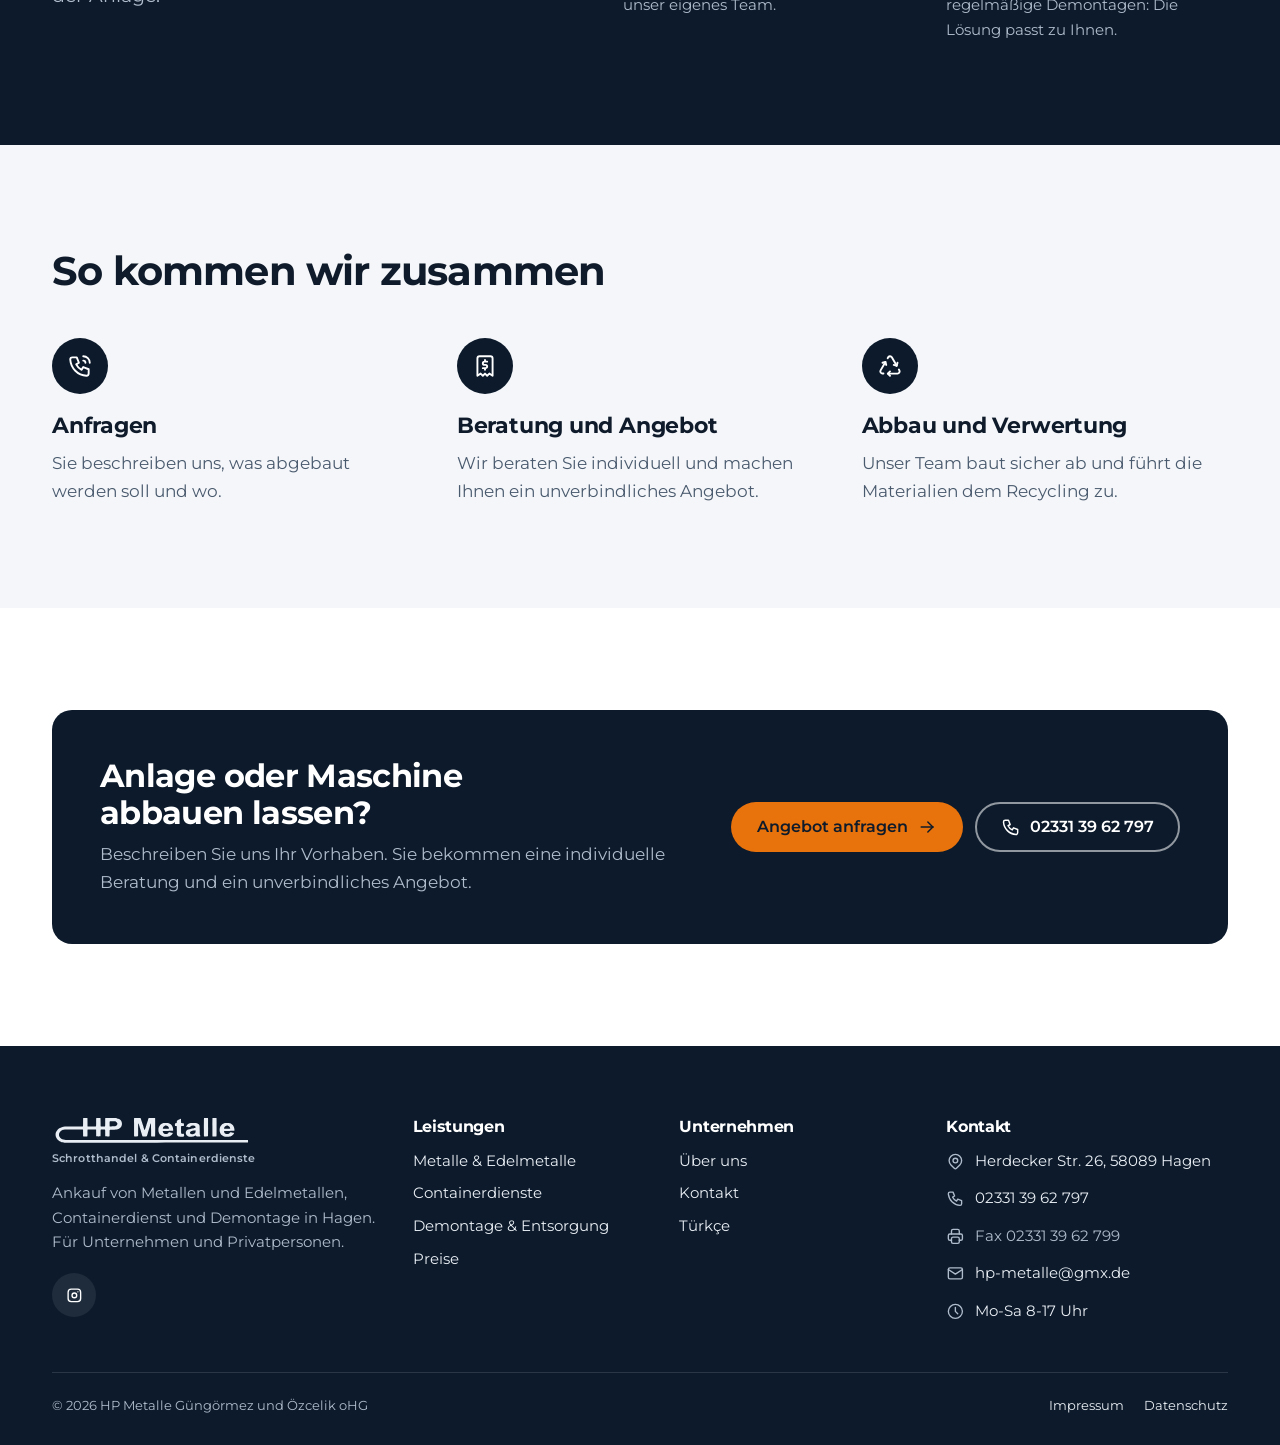
<file: demontage-_-entsorgung/index.html>
<!doctype html>
<html lang="de">
<head>
<meta charset="utf-8">
<meta name="viewport" content="width=device-width, initial-scale=1">
<title>Demontage und Entsorgung von Maschinen und Anlagen | HP Metalle Hagen</title>
<meta name="description" content="Wir demontieren Kessel, kleinere Industrieanlagen und Maschinen direkt bei Ihnen und verwerten die Materialien umweltgerecht. Unverbindliches Angebot anfragen.">
<meta name="robots" content="noindex, nofollow">
<link rel="canonical" href="https://hp-metalle.aki-express.de/demontage-_-entsorgung/">
<meta property="og:type" content="website">
<meta property="og:locale" content="de_DE">
<meta property="og:site_name" content="HP Metalle">
<meta property="og:title" content="Demontage und Entsorgung von Maschinen und Anlagen | HP Metalle Hagen">
<meta property="og:description" content="Wir demontieren Kessel, kleinere Industrieanlagen und Maschinen direkt bei Ihnen und verwerten die Materialien umweltgerecht. Unverbindliches Angebot anfragen.">
<meta property="og:url" content="https://hp-metalle.aki-express.de/demontage-_-entsorgung/">
<meta property="og:image" content="https://hp-metalle.aki-express.de/assets/img/og.jpg">
<meta property="og:image:width" content="1200">
<meta property="og:image:height" content="630">
<meta name="twitter:card" content="summary_large_image">
<meta name="theme-color" content="#0C1A2B">
<link rel="icon" href="../assets/favicon.svg" type="image/svg+xml">
<link rel="icon" href="../assets/favicon-32.png" sizes="32x32" type="image/png">
<link rel="apple-touch-icon" href="../assets/apple-touch-icon.png">
<link rel="preload" href="../assets/fonts/Montserrat-700.woff2" as="font" type="font/woff2" crossorigin>
<link rel="stylesheet" href="../assets/css/site.css">
<link rel="preload" as="image" type="image/webp" imagesrcset="../assets/img/team-in-halle-600.webp 600w, ../assets/img/team-in-halle-1200.webp 1200w" imagesizes="(max-width: 1024px) 100vw, 50vw">
<script defer src="../assets/js/site.js"></script>
</head>
<body class="page-demontage">
<div class="preview-bar"><strong>Entwurf</strong> zur Ansicht. Die aktuelle Seite von HP Metalle ist <a href="https://www.hp-metalle.de/">hp-metalle.de</a>.</div>
<a class="skip" href="#inhalt">Zum Inhalt springen</a>
<div class="topbar"><div class="wrap">
<a href="tel:+4923313962797"><svg class="i" aria-hidden="true" focusable="false" xmlns="http://www.w3.org/2000/svg" viewBox="0 0 24 24" fill="none" stroke="currentColor" stroke-width="1.75" stroke-linecap="round" stroke-linejoin="round" ><path d="M5 4h4l2 5l-2.5 1.5a11 11 0 0 0 5 5l1.5 -2.5l5 2v4a2 2 0 0 1 -2 2a16 16 0 0 1 -15 -15a2 2 0 0 1 2 -2" /></svg>02331&nbsp;39&nbsp;62&nbsp;797</a>
<span><svg class="i" aria-hidden="true" focusable="false" xmlns="http://www.w3.org/2000/svg" viewBox="0 0 24 24" fill="none" stroke="currentColor" stroke-width="1.75" stroke-linecap="round" stroke-linejoin="round" ><path d="M3 12a9 9 0 1 0 18 0a9 9 0 0 0 -18 0" /><path d="M12 7v5l3 3" /></svg>Mo-Sa 8-17&nbsp;Uhr</span>
<span><svg class="i" aria-hidden="true" focusable="false" xmlns="http://www.w3.org/2000/svg" viewBox="0 0 24 24" fill="none" stroke="currentColor" stroke-width="1.75" stroke-linecap="round" stroke-linejoin="round" ><path d="M9 11a3 3 0 1 0 6 0a3 3 0 0 0 -6 0" /><path d="M17.657 16.657l-4.243 4.243a2 2 0 0 1 -2.827 0l-4.244 -4.243a8 8 0 1 1 11.314 0" /></svg>Herdecker Str. 26, 58089 Hagen</span>
</div></div>
<header class="header" data-header>
<div class="wrap">
<a class="brand" href="../" aria-label="HP Metalle, zur Startseite"><svg viewBox="0 0 400 51" role="img" aria-hidden="true" focusable="false"><path fill="currentColor" fill-rule="evenodd" d="M25.86,49.59C25.37,49.54 24.20,49.35 23.26,49.16C22.32,48.97 21.22,48.76 20.82,48.70C20.11,48.60 18.60,48.05 17.47,47.49C17.16,47.33 16.67,47.11 16.39,47.00C15.32,46.58 12.74,44.63 11.42,43.26C8.59,40.31 7.10,36.90 7.10,33.35C7.10,29.84 8.52,26.53 11.28,23.58C11.86,22.96 12.47,22.35 12.64,22.22C14.81,20.59 15.40,20.19 15.89,20.00C16.21,19.88 16.72,19.64 17.02,19.45C17.89,18.93 18.45,18.71 19.80,18.35C20.49,18.17 21.62,17.86 22.31,17.67C23.53,17.33 24.21,17.22 26.57,17.00C27.30,16.93 33.48,16.90 44.55,16.90C59.63,16.91 61.44,16.89 61.66,16.76C62.16,16.42 62.15,16.65 62.17,8.75C62.19,2.26 62.21,1.27 62.36,0.68L62.52,0.00L66.61,0.00C69.80,0.00 70.71,0.03 70.74,0.13C70.99,0.98 71.01,1.78 71.03,8.75C71.05,16.83 71.03,16.49 71.60,16.80C71.89,16.96 87.41,16.96 87.70,16.80C88.27,16.49 88.25,16.82 88.30,8.70C88.35,1.73 88.36,1.21 88.54,0.62L88.73,0.00L92.80,-0.00L96.87,-0.00L97.03,0.78C97.18,1.46 97.20,2.41 97.20,8.80C97.20,16.87 97.17,16.54 97.88,16.81C98.30,16.97 105.31,16.96 105.70,16.80C106.37,16.52 106.35,16.84 106.37,8.75C106.38,2.10 106.40,1.39 106.56,0.73L106.74,0.00L117.38,0.00C127.54,0.00 128.03,0.01 128.28,0.18C128.66,0.44 128.77,0.47 130.38,0.81C131.59,1.06 133.76,1.76 134.41,2.10C134.95,2.40 136.25,3.41 136.93,4.08C138.96,6.07 139.90,8.44 139.90,11.55C139.90,14.48 139.29,16.32 137.59,18.45C136.47,19.86 134.24,21.46 132.85,21.85C132.52,21.94 131.80,22.17 131.25,22.35C129.30,23.01 127.18,23.20 120.70,23.29C115.73,23.35 115.77,23.35 115.42,23.87C115.26,24.12 115.25,24.65 115.20,30.23L115.15,36.32L114.82,36.61C114.50,36.90 114.50,36.90 110.92,36.90C107.72,36.90 107.31,36.88 107.00,36.72C106.36,36.40 106.37,36.58 106.39,30.14C106.41,23.96 106.40,23.72 105.94,23.29C105.68,23.05 105.68,23.05 102.02,23.02C97.95,22.98 97.71,23.01 97.40,23.53C97.21,23.84 97.20,24.08 97.20,29.88C97.20,36.36 97.20,36.38 96.69,36.74C96.48,36.88 96.02,36.90 92.84,36.90C89.25,36.90 89.23,36.90 88.89,36.67C88.31,36.28 88.31,36.31 88.31,29.75C88.30,23.16 88.33,23.47 87.70,23.15C87.22,22.90 72.10,22.93 71.60,23.18C71.01,23.47 71.01,23.43 71.01,30.07C71.01,36.62 71.01,36.53 70.45,36.78C70.07,36.95 63.15,36.95 62.81,36.77C62.16,36.44 62.20,36.78 62.17,29.95C62.15,25.13 62.12,23.70 62.02,23.53C61.71,22.98 62.79,23.01 43.44,23.00C21.78,22.98 23.37,22.87 20.10,24.58C17.45,25.96 15.75,27.68 14.67,30.05C14.12,31.25 14.00,31.87 14.00,33.39C14.00,34.85 14.16,35.60 14.73,36.80C15.48,38.41 17.01,40.18 18.61,41.27C19.54,41.91 22.12,43.10 22.90,43.24C24.58,43.56 25.93,43.73 27.50,43.81C28.41,43.85 110.64,43.89 210.23,43.90C368.38,43.90 391.35,43.92 391.59,44.05C392.07,44.29 392.14,44.64 392.13,46.66C392.12,48.64 392.07,48.87 391.57,49.24C391.29,49.45 391.29,49.45 209.97,49.47C85.89,49.49 28.40,49.53 27.86,49.60C27.42,49.65 27.00,49.69 26.91,49.69C26.82,49.68 26.35,49.63 25.86,49.59ZM226.55,37.60C226.00,37.55 224.97,37.40 224.25,37.26C223.53,37.12 222.59,36.96 222.15,36.90C221.29,36.78 220.34,36.35 218.44,35.24C215.79,33.69 213.67,30.49 213.04,27.10C212.79,25.79 212.79,22.08 213.03,20.67C213.67,16.98 216.22,13.46 219.51,11.71C220.63,11.12 223.00,10.21 223.85,10.05C224.93,9.84 229.93,9.84 231.12,10.05C232.03,10.21 234.28,11.04 235.63,11.71C238.22,13.01 240.21,15.28 241.30,18.17C242.13,20.38 242.65,24.11 242.26,25.05C241.94,25.80 242.70,25.74 231.89,25.80C222.25,25.85 222.21,25.85 221.93,26.06C221.47,26.40 221.43,26.76 221.75,27.77C222.19,29.19 222.64,29.86 223.95,30.99C224.90,31.81 226.26,32.20 228.22,32.20C230.74,32.20 231.71,31.70 233.02,29.71C233.81,28.52 233.89,28.51 237.05,28.98C241.62,29.67 242.06,29.95 241.09,31.54C239.44,34.21 236.22,36.50 233.40,36.99C232.77,37.10 231.76,37.28 231.15,37.39C229.82,37.63 227.90,37.71 226.55,37.60ZM256.82,37.60C255.77,37.49 253.12,36.82 252.64,36.55C251.72,36.01 250.66,34.82 250.26,33.85C249.81,32.77 249.77,32.14 249.71,24.29C249.65,17.01 249.65,16.82 249.45,16.60C249.11,16.22 248.68,16.10 247.63,16.10C245.88,16.10 245.76,15.89 245.82,13.06C245.87,10.50 246.01,10.30 247.81,10.30C249.57,10.30 249.70,10.11 249.70,7.65C249.70,5.46 249.73,5.37 250.69,4.76C251.48,4.25 253.05,3.45 253.98,3.06C254.32,2.93 254.87,2.65 255.19,2.46C255.85,2.05 256.99,1.60 257.33,1.60C257.46,1.60 257.67,1.72 257.81,1.86C258.05,2.12 258.05,2.12 258.10,5.89C258.15,9.90 258.15,9.85 258.64,10.13C258.78,10.21 259.59,10.27 260.95,10.30C263.95,10.37 263.90,10.32 263.90,13.25C263.90,16.13 263.94,16.10 261.03,16.11C258.86,16.11 258.54,16.18 258.27,16.70C258.01,17.21 258.05,29.83 258.31,30.41C258.93,31.76 260.17,32.19 262.01,31.70C263.88,31.20 263.88,31.20 264.37,35.46C264.44,36.11 264.22,36.56 263.73,36.76C263.18,36.99 260.46,37.49 259.14,37.60C257.84,37.71 257.87,37.71 256.82,37.60ZM276.65,37.60C275.95,37.52 273.74,37.07 272.70,36.80C271.84,36.57 269.81,35.09 269.05,34.13C267.49,32.17 267.12,29.73 268.00,27.24C268.59,25.55 270.51,23.76 272.41,23.11C272.87,22.96 273.57,22.69 273.95,22.53C274.85,22.14 276.20,21.84 277.35,21.75C277.84,21.72 278.63,21.60 279.10,21.49C279.57,21.38 280.56,21.18 281.30,21.04C282.04,20.91 283.12,20.66 283.70,20.50C284.28,20.34 285.09,20.16 285.50,20.10C286.87,19.91 287.14,19.65 287.12,18.53C287.09,16.66 285.53,15.44 282.84,15.18C280.13,14.91 278.51,15.44 277.00,17.10C275.60,18.62 275.51,18.63 271.96,18.05C269.43,17.63 269.17,17.55 268.93,17.05C268.39,15.92 270.80,12.71 273.02,11.59C274.34,10.93 276.39,10.22 277.49,10.04C278.91,9.82 287.00,9.89 288.04,10.13C289.99,10.59 292.39,11.76 293.38,12.73C295.32,14.63 295.44,15.30 295.45,24.65C295.46,32.38 295.55,33.34 296.46,35.24C297.02,36.41 296.81,36.90 295.73,36.90C295.41,36.90 293.91,36.91 292.40,36.92C289.14,36.95 289.21,36.97 288.53,35.85C287.76,34.57 287.51,34.54 285.92,35.49C284.22,36.50 283.64,36.76 282.50,36.98C281.92,37.10 281.04,37.28 280.53,37.39C279.41,37.62 277.73,37.72 276.65,37.60ZM349.13,37.59C348.25,37.53 347.22,37.36 344.21,36.80C343.23,36.62 340.62,35.16 339.46,34.13C337.37,32.30 336.14,29.91 335.44,26.32C335.27,25.44 335.25,22.52 335.41,21.64C336.00,18.29 336.73,16.65 338.63,14.43C339.48,13.44 341.09,12.15 342.15,11.63C343.39,11.01 345.66,10.17 346.50,10.03C347.72,9.82 353.39,9.90 354.22,10.14C355.00,10.36 357.48,11.34 358.23,11.71C361.01,13.10 363.37,16.14 364.25,19.47C364.84,21.68 365.11,24.39 364.82,25.12C364.55,25.79 365.20,25.74 354.40,25.80C346.89,25.84 344.60,25.88 344.43,25.97C343.21,26.67 345.00,30.24 347.22,31.54C348.52,32.30 352.30,32.41 353.63,31.73C354.10,31.49 354.69,30.90 355.40,29.95C356.53,28.43 356.30,28.48 359.55,28.98C363.45,29.58 364.00,29.78 364.00,30.59C364.00,31.57 361.74,34.17 359.93,35.28C357.93,36.51 357.47,36.71 356.06,36.96C355.34,37.08 354.43,37.26 354.05,37.34C353.29,37.50 351.20,37.71 350.55,37.68C350.33,37.68 349.69,37.64 349.13,37.59ZM165.17,36.90C164.83,36.86 164.62,36.76 164.42,36.57C164.15,36.30 164.15,36.30 164.12,18.87C164.10,3.16 164.11,1.38 164.26,0.72L164.42,0.00L170.74,0.00L177.05,0.01L177.47,0.93C177.70,1.44 177.94,2.05 178.00,2.30C178.06,2.55 178.28,3.27 178.50,3.90C178.71,4.53 179.14,5.86 179.45,6.85C179.76,7.84 180.15,9.05 180.32,9.55C180.48,10.04 180.76,10.95 180.94,11.55C181.28,12.68 181.70,13.99 182.42,16.20C182.64,16.89 182.93,17.81 183.05,18.25C183.17,18.69 183.39,19.36 183.54,19.75C183.69,20.13 183.92,20.89 184.06,21.44C184.72,24.04 185.52,24.72 186.01,23.08C186.13,22.68 186.39,21.81 186.60,21.15C186.81,20.49 187.21,19.23 187.48,18.35C187.76,17.47 188.13,16.32 188.30,15.80C188.47,15.28 188.74,14.40 188.89,13.85C189.05,13.30 189.36,12.29 189.58,11.60C190.44,8.98 190.89,7.52 191.09,6.79C191.21,6.37 191.41,5.76 191.55,5.43C191.68,5.09 191.89,4.42 192.01,3.94C192.13,3.45 192.47,2.43 192.77,1.68C193.06,0.92 193.30,0.24 193.30,0.15C193.30,0.02 194.01,0.00 199.69,0.00L206.08,0.00L206.24,0.66C206.49,1.63 206.50,35.99 206.25,36.36C205.88,36.93 205.87,36.93 202.37,36.92C199.07,36.91 198.80,36.88 198.45,36.50C198.25,36.28 198.25,36.10 198.20,23.96C198.16,14.50 198.12,11.59 198.03,11.37C197.88,11.04 197.65,10.93 197.45,11.10C197.29,11.23 196.49,13.69 195.96,15.66C195.77,16.37 195.55,17.14 195.46,17.35C195.38,17.57 195.17,18.25 195.01,18.86C194.84,19.47 194.62,20.21 194.51,20.51C194.40,20.81 194.20,21.46 194.07,21.95C193.93,22.45 193.64,23.43 193.42,24.15C192.62,26.71 191.73,29.70 191.14,31.75C190.95,32.41 190.64,33.42 190.46,34.00C190.27,34.58 190.05,35.30 189.96,35.60C189.59,36.93 189.65,36.92 185.26,36.93C182.65,36.93 181.59,36.90 181.43,36.82C180.91,36.54 180.51,35.71 180.01,33.85C179.84,33.24 179.60,32.43 179.46,32.05C179.33,31.66 179.14,31.03 179.06,30.65C178.97,30.26 178.72,29.41 178.50,28.75C178.10,27.53 177.56,25.72 177.13,24.20C177.00,23.73 176.72,22.81 176.50,22.15C176.28,21.49 176.01,20.57 175.90,20.11C175.78,19.65 175.60,19.04 175.49,18.76C175.38,18.48 175.23,17.98 175.14,17.65C175.06,17.32 174.79,16.40 174.55,15.60C174.31,14.80 174.05,13.83 173.96,13.45C173.70,12.30 172.91,10.96 172.61,11.14C172.32,11.32 172.30,12.21 172.30,24.00C172.30,36.91 172.32,36.33 171.79,36.73C171.54,36.91 171.33,36.92 168.59,36.93C166.97,36.94 165.44,36.93 165.17,36.90ZM304.70,36.89C304.29,36.80 304.02,36.55 303.90,36.11C303.71,35.42 303.77,1.81 303.96,0.82L304.13,0.00L308.00,-0.00L311.88,-0.00L312.04,0.87C312.25,2.02 312.28,35.60 312.07,36.19C311.82,36.92 311.81,36.92 308.22,36.93C306.45,36.94 304.87,36.92 304.70,36.89ZM321.84,36.92C321.41,36.85 321.08,36.66 320.95,36.39C320.77,36.05 320.73,1.70 320.90,0.90C321.13,-0.12 320.58,-0.00 324.99,-0.00L328.87,-0.00L329.04,1.02C329.20,1.97 329.21,3.41 329.18,19.10C329.15,37.84 329.19,36.48 328.59,36.81C328.40,36.91 322.41,37.01 321.84,36.92ZM283.07,32.15C284.87,31.62 285.54,31.14 286.58,29.64C287.09,28.91 287.39,26.13 287.06,25.26C286.81,24.62 286.56,24.54 285.50,24.80C285.03,24.91 284.40,25.00 284.10,25.00C283.44,25.00 281.94,25.24 281.25,25.45C280.98,25.54 280.26,25.74 279.67,25.91C277.18,26.59 275.99,27.63 276.01,29.09C276.02,29.81 276.15,30.16 276.69,30.90C277.24,31.65 277.42,31.78 278.50,32.19C280.11,32.81 280.88,32.80 283.07,32.15ZM233.62,21.21C234.42,20.32 233.44,17.91 231.76,16.65C229.50,14.95 227.45,14.70 225.15,15.85C223.39,16.72 222.35,17.82 221.90,19.28C221.50,20.58 221.70,21.23 222.60,21.54C222.68,21.56 225.13,21.58 228.03,21.57L233.32,21.55L233.62,21.21ZM355.62,21.50C356.42,21.27 356.59,20.59 356.16,19.25C355.67,17.72 354.75,16.74 352.95,15.84C350.53,14.64 348.31,14.99 346.00,16.93C344.22,18.42 343.59,21.10 344.93,21.49C345.38,21.62 355.15,21.63 355.62,21.50ZM126.39,16.63C127.51,16.33 129.10,15.36 129.74,14.59C130.80,13.33 131.09,11.31 130.40,9.95C129.84,8.85 129.56,8.53 128.52,7.85C126.69,6.66 126.19,6.58 120.45,6.62C116.56,6.65 116.12,6.67 115.83,6.83C115.19,7.18 115.19,7.15 115.22,11.83C115.26,16.88 115.19,16.66 116.65,16.84C117.56,16.95 125.88,16.77 126.39,16.63Z"/></svg><span class="brand__tag">Schrotthandel &amp; Containerdienste</span></a>
<a class="header__lang" href="../turkce/" hreflang="tr" lang="tr">Türkçe</a>
<button class="menu-btn" type="button" aria-expanded="false" aria-controls="nav" aria-label="Menü öffnen"><svg class="i i--open" aria-hidden="true" focusable="false" xmlns="http://www.w3.org/2000/svg" viewBox="0 0 24 24" fill="none" stroke="currentColor" stroke-width="1.75" stroke-linecap="round" stroke-linejoin="round" ><path d="M4 6l16 0" /><path d="M4 12l16 0" /><path d="M4 18l16 0" /></svg><svg class="i i--close" aria-hidden="true" focusable="false" xmlns="http://www.w3.org/2000/svg" viewBox="0 0 24 24" fill="none" stroke="currentColor" stroke-width="1.75" stroke-linecap="round" stroke-linejoin="round" ><path d="M18 6l-12 12" /><path d="M6 6l12 12" /></svg></button>
<nav class="nav" id="nav" aria-label="Hauptmenü"><a href="../metalle-_-edelmetalle/">Metalle &amp; Edelmetalle</a><a href="../containerdienste/">Containerdienste</a><a href="../demontage-_-entsorgung/" aria-current="page">Demontage &amp; Entsorgung</a><a href="../ueber-uns/">Über uns</a><a href="../preise/">Preise</a><a href="../common/info/kontaktieren-sie-uns.html">Kontakt</a><a class="nav__lang" href="../turkce/" hreflang="tr" lang="tr">Türkçe</a><a class="nav__tel" href="tel:+4923313962797"><svg class="i" aria-hidden="true" focusable="false" xmlns="http://www.w3.org/2000/svg" viewBox="0 0 24 24" fill="none" stroke="currentColor" stroke-width="1.75" stroke-linecap="round" stroke-linejoin="round" ><path d="M5 4h4l2 5l-2.5 1.5a11 11 0 0 0 5 5l1.5 -2.5l5 2v4a2 2 0 0 1 -2 2a16 16 0 0 1 -15 -15a2 2 0 0 1 2 -2" /></svg>02331&nbsp;39&nbsp;62&nbsp;797</a></nav>
<a class="btn btn--primary header__cta" href="tel:+4923313962797"><svg class="i" aria-hidden="true" focusable="false" xmlns="http://www.w3.org/2000/svg" viewBox="0 0 24 24" fill="none" stroke="currentColor" stroke-width="1.75" stroke-linecap="round" stroke-linejoin="round" ><path d="M5 4h4l2 5l-2.5 1.5a11 11 0 0 0 5 5l1.5 -2.5l5 2v4a2 2 0 0 1 -2 2a16 16 0 0 1 -15 -15a2 2 0 0 1 2 -2" /></svg>02331&nbsp;39&nbsp;62&nbsp;797</a>
</div>
</header>
<main id="inhalt">
<section class="page-hero page-hero--team">
<div class="page-hero__media"><img src="../assets/img/team-in-halle-600.webp" srcset="../assets/img/team-in-halle-600.webp 600w, ../assets/img/team-in-halle-1200.webp 1200w" sizes="(max-width: 1024px) 100vw, 50vw" width="1200" height="1600" alt="Das Team von HP Metalle in der Halle" fetchpriority="high" decoding="async"></div>
<div class="wrap">
<div class="hero__text">
<nav aria-label="Brotkrumen"><ol class="crumbs"><li><a href="../">Startseite</a></li><li aria-current="page">Demontage &amp; Entsorgung</li></ol></nav>
<h1>Demontage und Entsorgung</h1>
<p>Nicht mehr benötigte Kessel, kleinere Industrieanlagen und Maschinen bauen wir sicher bei Ihnen ab und führen das Material dem Recycling zu.</p>
<div class="hero__ctas">
<a class="btn btn--primary" href="../common/info/kontaktieren-sie-uns.html?anliegen=Demontage#anfrage">Angebot anfragen <svg class="i" aria-hidden="true" focusable="false" xmlns="http://www.w3.org/2000/svg" viewBox="0 0 24 24" fill="none" stroke="currentColor" stroke-width="1.75" stroke-linecap="round" stroke-linejoin="round" ><path d="M5 12l14 0" /><path d="M13 18l6 -6" /><path d="M13 6l6 6" /></svg></a>
<a class="btn btn--light" href="tel:+4923313962797"><svg class="i" aria-hidden="true" focusable="false" xmlns="http://www.w3.org/2000/svg" viewBox="0 0 24 24" fill="none" stroke="currentColor" stroke-width="1.75" stroke-linecap="round" stroke-linejoin="round" ><path d="M5 4h4l2 5l-2.5 1.5a11 11 0 0 0 5 5l1.5 -2.5l5 2v4a2 2 0 0 1 -2 2a16 16 0 0 1 -15 -15a2 2 0 0 1 2 -2" /></svg>02331&nbsp;39&nbsp;62&nbsp;797</a>
</div>
</div>
</div>
</section>
<section class="section section--white" aria-labelledby="abbau-title">
<div class="wrap split">
<div>
<h2 id="abbau-title">Was wir für Sie abbauen</h2>
<p class="lead">Alte Anlagen beanspruchen wertvollen Platz und müssen fachgerecht demontiert werden. Genau hier kommen wir ins Spiel.</p>
<ul class="checks checks--big">
<li><svg class="i" aria-hidden="true" focusable="false" xmlns="http://www.w3.org/2000/svg" viewBox="0 0 24 24" fill="none" stroke="currentColor" stroke-width="1.75" stroke-linecap="round" stroke-linejoin="round" ><path d="M3 10v6" /><path d="M12 5v3" /><path d="M10 5h4" /><path d="M5 13h-2" /><path d="M6 10h2l2 -2h3.382a1 1 0 0 1 .894 .553l1.448 2.894a1 1 0 0 0 .894 .553h1.382v-2h2a1 1 0 0 1 1 1v6a1 1 0 0 1 -1 1h-2v-2h-3v2a1 1 0 0 1 -1 1h-3.465a1 1 0 0 1 -.832 -.445l-1.703 -2.555h-2v-6" /></svg><div><strong>Kessel</strong><span>Abbau und Entsorgung nicht mehr benötigter Kessel.</span></div></li>
<li><svg class="i" aria-hidden="true" focusable="false" xmlns="http://www.w3.org/2000/svg" viewBox="0 0 24 24" fill="none" stroke="currentColor" stroke-width="1.75" stroke-linecap="round" stroke-linejoin="round" ><path d="M3 21h18" /><path d="M5 21v-12l5 4v-4l5 4h4" /><path d="M19 21v-8l-1.436 -9.574a.5 .5 0 0 0 -.495 -.426h-1.145a.5 .5 0 0 0 -.494 .418l-1.43 8.582" /><path d="M9 17h1" /><path d="M14 17h1" /></svg><div><strong>Kleinere Industrieanlagen</strong><span>Sicher zerlegt, abtransportiert und verwertet.</span></div></li>
<li><svg class="i" aria-hidden="true" focusable="false" xmlns="http://www.w3.org/2000/svg" viewBox="0 0 24 24" fill="none" stroke="currentColor" stroke-width="1.75" stroke-linecap="round" stroke-linejoin="round" ><path d="M3 21h4l13 -13a1.5 1.5 0 0 0 -4 -4l-13 13v4" /><path d="M14.5 5.5l4 4" /><path d="M12 8l-5 -5l-4 4l5 5" /><path d="M7 8l-1.5 1.5" /><path d="M16 12l5 5l-4 4l-5 -5" /><path d="M16 17l-1.5 1.5" /></svg><div><strong>Maschinen</strong><span>Ausgediente Maschinen und Maschinenteile.</span></div></li>
</ul>
</div>
<div class="split__media split__media--wide"><img src="../assets/img/bagger-800.webp" srcset="../assets/img/bagger-800.webp 800w, ../assets/img/bagger-1360.webp 1360w" sizes="(max-width: 1024px) 100vw, 50vw" width="1360" height="660" alt="Radlader mit Schrottschaufel" loading="lazy" decoding="async"></div>
</div>
</section>
<section class="section band" aria-labelledby="verlass-title">
<div class="wrap band__grid">
<div>
<h2 id="verlass-title">Darauf können Sie sich verlassen</h2>
<p class="lead">Mit langjähriger Erfahrung garantieren wir eine sorgfältige und reibungslose Demontage, unabhängig von Größe und Komplexität der Anlage.</p>
</div>
<ul class="tips">
<li><h3>Sicherheit zuerst</h3><p>Wir achten besonders auf Sicherheitsstandards beim Abbau vor Ort.</p></li>
<li><h3>Ressourcen schonen</h3><p>Die anfallenden Materialien werden umweltgerecht verwertet.</p></li>
<li><h3>Erfahrenes Team</h3><p>Sicherer und effizienter Abbau durch unser eigenes Team.</p></li>
<li><h3>Einmalig oder wiederkehrend</h3><p>Ob einzelnes Projekt oder regelmäßige Demontagen: Die Lösung passt zu Ihnen.</p></li>
</ul>
</div>
</section>
<section class="section" aria-labelledby="d-ablauf-title">
<div class="wrap">
<div class="head">
<h2 id="d-ablauf-title">So kommen wir zusammen</h2>
</div>
<ol class="steps">
<li><span class="ico"><svg class="i" aria-hidden="true" focusable="false" xmlns="http://www.w3.org/2000/svg" viewBox="0 0 24 24" fill="none" stroke="currentColor" stroke-width="1.75" stroke-linecap="round" stroke-linejoin="round" ><path d="M5 4h4l2 5l-2.5 1.5a11 11 0 0 0 5 5l1.5 -2.5l5 2v4a2 2 0 0 1 -2 2a16 16 0 0 1 -15 -15a2 2 0 0 1 2 -2" /><path d="M15 7a2 2 0 0 1 2 2" /><path d="M15 3a6 6 0 0 1 6 6" /></svg></span><div><h3>Anfragen</h3><p>Sie beschreiben uns, was abgebaut werden soll und wo.</p></div></li>
<li><span class="ico"><svg class="i" aria-hidden="true" focusable="false" xmlns="http://www.w3.org/2000/svg" viewBox="0 0 24 24" fill="none" stroke="currentColor" stroke-width="1.75" stroke-linecap="round" stroke-linejoin="round" ><path d="M5 21v-16a2 2 0 0 1 2 -2h10a2 2 0 0 1 2 2v16l-3 -2l-2 2l-2 -2l-2 2l-2 -2l-3 2" /><path d="M14 8h-2.5a1.5 1.5 0 0 0 0 3h1a1.5 1.5 0 0 1 0 3h-2.5m2 0v1.5m0 -9v1.5" /></svg></span><div><h3>Beratung und Angebot</h3><p>Wir beraten Sie individuell und machen Ihnen ein unverbindliches Angebot.</p></div></li>
<li><span class="ico"><svg class="i" aria-hidden="true" focusable="false" xmlns="http://www.w3.org/2000/svg" viewBox="0 0 24 24" fill="none" stroke="currentColor" stroke-width="1.75" stroke-linecap="round" stroke-linejoin="round" ><path d="M12 17l-2 2l2 2" /><path d="M10 19h9a2 2 0 0 0 1.75 -2.75l-.55 -1" /><path d="M8.536 11l-.732 -2.732l-2.732 .732" /><path d="M7.804 8.268l-4.5 7.794a2 2 0 0 0 1.506 2.89l1.141 .024" /><path d="M15.464 11l2.732 .732l.732 -2.732" /><path d="M18.196 11.732l-4.5 -7.794a2 2 0 0 0 -3.256 -.14l-.591 .976" /></svg></span><div><h3>Abbau und Verwertung</h3><p>Unser Team baut sicher ab und führt die Materialien dem Recycling zu.</p></div></li>
</ol>
</div>
</section>
<section class="section section--white">
<div class="wrap">
<div class="cta">
<div>
<h2>Anlage oder Maschine abbauen lassen?</h2>
<p>Beschreiben Sie uns Ihr Vorhaben. Sie bekommen eine individuelle Beratung und ein unverbindliches Angebot.</p>
</div>
<div class="cta__actions">
<a class="btn btn--primary" href="../common/info/kontaktieren-sie-uns.html?anliegen=Demontage#anfrage">Angebot anfragen <svg class="i" aria-hidden="true" focusable="false" xmlns="http://www.w3.org/2000/svg" viewBox="0 0 24 24" fill="none" stroke="currentColor" stroke-width="1.75" stroke-linecap="round" stroke-linejoin="round" ><path d="M5 12l14 0" /><path d="M13 18l6 -6" /><path d="M13 6l6 6" /></svg></a>
<a class="btn btn--light" href="tel:+4923313962797"><svg class="i" aria-hidden="true" focusable="false" xmlns="http://www.w3.org/2000/svg" viewBox="0 0 24 24" fill="none" stroke="currentColor" stroke-width="1.75" stroke-linecap="round" stroke-linejoin="round" ><path d="M5 4h4l2 5l-2.5 1.5a11 11 0 0 0 5 5l1.5 -2.5l5 2v4a2 2 0 0 1 -2 2a16 16 0 0 1 -15 -15a2 2 0 0 1 2 -2" /></svg>02331&nbsp;39&nbsp;62&nbsp;797</a>
</div>
</div>
</div>
</section>
</main>
<footer class="footer">
<div class="wrap">
<div class="footer__grid">
<div>
<a class="brand" href="../" aria-label="HP Metalle, zur Startseite"><svg viewBox="0 0 400 51" role="img" aria-hidden="true" focusable="false"><path fill="currentColor" fill-rule="evenodd" d="M25.86,49.59C25.37,49.54 24.20,49.35 23.26,49.16C22.32,48.97 21.22,48.76 20.82,48.70C20.11,48.60 18.60,48.05 17.47,47.49C17.16,47.33 16.67,47.11 16.39,47.00C15.32,46.58 12.74,44.63 11.42,43.26C8.59,40.31 7.10,36.90 7.10,33.35C7.10,29.84 8.52,26.53 11.28,23.58C11.86,22.96 12.47,22.35 12.64,22.22C14.81,20.59 15.40,20.19 15.89,20.00C16.21,19.88 16.72,19.64 17.02,19.45C17.89,18.93 18.45,18.71 19.80,18.35C20.49,18.17 21.62,17.86 22.31,17.67C23.53,17.33 24.21,17.22 26.57,17.00C27.30,16.93 33.48,16.90 44.55,16.90C59.63,16.91 61.44,16.89 61.66,16.76C62.16,16.42 62.15,16.65 62.17,8.75C62.19,2.26 62.21,1.27 62.36,0.68L62.52,0.00L66.61,0.00C69.80,0.00 70.71,0.03 70.74,0.13C70.99,0.98 71.01,1.78 71.03,8.75C71.05,16.83 71.03,16.49 71.60,16.80C71.89,16.96 87.41,16.96 87.70,16.80C88.27,16.49 88.25,16.82 88.30,8.70C88.35,1.73 88.36,1.21 88.54,0.62L88.73,0.00L92.80,-0.00L96.87,-0.00L97.03,0.78C97.18,1.46 97.20,2.41 97.20,8.80C97.20,16.87 97.17,16.54 97.88,16.81C98.30,16.97 105.31,16.96 105.70,16.80C106.37,16.52 106.35,16.84 106.37,8.75C106.38,2.10 106.40,1.39 106.56,0.73L106.74,0.00L117.38,0.00C127.54,0.00 128.03,0.01 128.28,0.18C128.66,0.44 128.77,0.47 130.38,0.81C131.59,1.06 133.76,1.76 134.41,2.10C134.95,2.40 136.25,3.41 136.93,4.08C138.96,6.07 139.90,8.44 139.90,11.55C139.90,14.48 139.29,16.32 137.59,18.45C136.47,19.86 134.24,21.46 132.85,21.85C132.52,21.94 131.80,22.17 131.25,22.35C129.30,23.01 127.18,23.20 120.70,23.29C115.73,23.35 115.77,23.35 115.42,23.87C115.26,24.12 115.25,24.65 115.20,30.23L115.15,36.32L114.82,36.61C114.50,36.90 114.50,36.90 110.92,36.90C107.72,36.90 107.31,36.88 107.00,36.72C106.36,36.40 106.37,36.58 106.39,30.14C106.41,23.96 106.40,23.72 105.94,23.29C105.68,23.05 105.68,23.05 102.02,23.02C97.95,22.98 97.71,23.01 97.40,23.53C97.21,23.84 97.20,24.08 97.20,29.88C97.20,36.36 97.20,36.38 96.69,36.74C96.48,36.88 96.02,36.90 92.84,36.90C89.25,36.90 89.23,36.90 88.89,36.67C88.31,36.28 88.31,36.31 88.31,29.75C88.30,23.16 88.33,23.47 87.70,23.15C87.22,22.90 72.10,22.93 71.60,23.18C71.01,23.47 71.01,23.43 71.01,30.07C71.01,36.62 71.01,36.53 70.45,36.78C70.07,36.95 63.15,36.95 62.81,36.77C62.16,36.44 62.20,36.78 62.17,29.95C62.15,25.13 62.12,23.70 62.02,23.53C61.71,22.98 62.79,23.01 43.44,23.00C21.78,22.98 23.37,22.87 20.10,24.58C17.45,25.96 15.75,27.68 14.67,30.05C14.12,31.25 14.00,31.87 14.00,33.39C14.00,34.85 14.16,35.60 14.73,36.80C15.48,38.41 17.01,40.18 18.61,41.27C19.54,41.91 22.12,43.10 22.90,43.24C24.58,43.56 25.93,43.73 27.50,43.81C28.41,43.85 110.64,43.89 210.23,43.90C368.38,43.90 391.35,43.92 391.59,44.05C392.07,44.29 392.14,44.64 392.13,46.66C392.12,48.64 392.07,48.87 391.57,49.24C391.29,49.45 391.29,49.45 209.97,49.47C85.89,49.49 28.40,49.53 27.86,49.60C27.42,49.65 27.00,49.69 26.91,49.69C26.82,49.68 26.35,49.63 25.86,49.59ZM226.55,37.60C226.00,37.55 224.97,37.40 224.25,37.26C223.53,37.12 222.59,36.96 222.15,36.90C221.29,36.78 220.34,36.35 218.44,35.24C215.79,33.69 213.67,30.49 213.04,27.10C212.79,25.79 212.79,22.08 213.03,20.67C213.67,16.98 216.22,13.46 219.51,11.71C220.63,11.12 223.00,10.21 223.85,10.05C224.93,9.84 229.93,9.84 231.12,10.05C232.03,10.21 234.28,11.04 235.63,11.71C238.22,13.01 240.21,15.28 241.30,18.17C242.13,20.38 242.65,24.11 242.26,25.05C241.94,25.80 242.70,25.74 231.89,25.80C222.25,25.85 222.21,25.85 221.93,26.06C221.47,26.40 221.43,26.76 221.75,27.77C222.19,29.19 222.64,29.86 223.95,30.99C224.90,31.81 226.26,32.20 228.22,32.20C230.74,32.20 231.71,31.70 233.02,29.71C233.81,28.52 233.89,28.51 237.05,28.98C241.62,29.67 242.06,29.95 241.09,31.54C239.44,34.21 236.22,36.50 233.40,36.99C232.77,37.10 231.76,37.28 231.15,37.39C229.82,37.63 227.90,37.71 226.55,37.60ZM256.82,37.60C255.77,37.49 253.12,36.82 252.64,36.55C251.72,36.01 250.66,34.82 250.26,33.85C249.81,32.77 249.77,32.14 249.71,24.29C249.65,17.01 249.65,16.82 249.45,16.60C249.11,16.22 248.68,16.10 247.63,16.10C245.88,16.10 245.76,15.89 245.82,13.06C245.87,10.50 246.01,10.30 247.81,10.30C249.57,10.30 249.70,10.11 249.70,7.65C249.70,5.46 249.73,5.37 250.69,4.76C251.48,4.25 253.05,3.45 253.98,3.06C254.32,2.93 254.87,2.65 255.19,2.46C255.85,2.05 256.99,1.60 257.33,1.60C257.46,1.60 257.67,1.72 257.81,1.86C258.05,2.12 258.05,2.12 258.10,5.89C258.15,9.90 258.15,9.85 258.64,10.13C258.78,10.21 259.59,10.27 260.95,10.30C263.95,10.37 263.90,10.32 263.90,13.25C263.90,16.13 263.94,16.10 261.03,16.11C258.86,16.11 258.54,16.18 258.27,16.70C258.01,17.21 258.05,29.83 258.31,30.41C258.93,31.76 260.17,32.19 262.01,31.70C263.88,31.20 263.88,31.20 264.37,35.46C264.44,36.11 264.22,36.56 263.73,36.76C263.18,36.99 260.46,37.49 259.14,37.60C257.84,37.71 257.87,37.71 256.82,37.60ZM276.65,37.60C275.95,37.52 273.74,37.07 272.70,36.80C271.84,36.57 269.81,35.09 269.05,34.13C267.49,32.17 267.12,29.73 268.00,27.24C268.59,25.55 270.51,23.76 272.41,23.11C272.87,22.96 273.57,22.69 273.95,22.53C274.85,22.14 276.20,21.84 277.35,21.75C277.84,21.72 278.63,21.60 279.10,21.49C279.57,21.38 280.56,21.18 281.30,21.04C282.04,20.91 283.12,20.66 283.70,20.50C284.28,20.34 285.09,20.16 285.50,20.10C286.87,19.91 287.14,19.65 287.12,18.53C287.09,16.66 285.53,15.44 282.84,15.18C280.13,14.91 278.51,15.44 277.00,17.10C275.60,18.62 275.51,18.63 271.96,18.05C269.43,17.63 269.17,17.55 268.93,17.05C268.39,15.92 270.80,12.71 273.02,11.59C274.34,10.93 276.39,10.22 277.49,10.04C278.91,9.82 287.00,9.89 288.04,10.13C289.99,10.59 292.39,11.76 293.38,12.73C295.32,14.63 295.44,15.30 295.45,24.65C295.46,32.38 295.55,33.34 296.46,35.24C297.02,36.41 296.81,36.90 295.73,36.90C295.41,36.90 293.91,36.91 292.40,36.92C289.14,36.95 289.21,36.97 288.53,35.85C287.76,34.57 287.51,34.54 285.92,35.49C284.22,36.50 283.64,36.76 282.50,36.98C281.92,37.10 281.04,37.28 280.53,37.39C279.41,37.62 277.73,37.72 276.65,37.60ZM349.13,37.59C348.25,37.53 347.22,37.36 344.21,36.80C343.23,36.62 340.62,35.16 339.46,34.13C337.37,32.30 336.14,29.91 335.44,26.32C335.27,25.44 335.25,22.52 335.41,21.64C336.00,18.29 336.73,16.65 338.63,14.43C339.48,13.44 341.09,12.15 342.15,11.63C343.39,11.01 345.66,10.17 346.50,10.03C347.72,9.82 353.39,9.90 354.22,10.14C355.00,10.36 357.48,11.34 358.23,11.71C361.01,13.10 363.37,16.14 364.25,19.47C364.84,21.68 365.11,24.39 364.82,25.12C364.55,25.79 365.20,25.74 354.40,25.80C346.89,25.84 344.60,25.88 344.43,25.97C343.21,26.67 345.00,30.24 347.22,31.54C348.52,32.30 352.30,32.41 353.63,31.73C354.10,31.49 354.69,30.90 355.40,29.95C356.53,28.43 356.30,28.48 359.55,28.98C363.45,29.58 364.00,29.78 364.00,30.59C364.00,31.57 361.74,34.17 359.93,35.28C357.93,36.51 357.47,36.71 356.06,36.96C355.34,37.08 354.43,37.26 354.05,37.34C353.29,37.50 351.20,37.71 350.55,37.68C350.33,37.68 349.69,37.64 349.13,37.59ZM165.17,36.90C164.83,36.86 164.62,36.76 164.42,36.57C164.15,36.30 164.15,36.30 164.12,18.87C164.10,3.16 164.11,1.38 164.26,0.72L164.42,0.00L170.74,0.00L177.05,0.01L177.47,0.93C177.70,1.44 177.94,2.05 178.00,2.30C178.06,2.55 178.28,3.27 178.50,3.90C178.71,4.53 179.14,5.86 179.45,6.85C179.76,7.84 180.15,9.05 180.32,9.55C180.48,10.04 180.76,10.95 180.94,11.55C181.28,12.68 181.70,13.99 182.42,16.20C182.64,16.89 182.93,17.81 183.05,18.25C183.17,18.69 183.39,19.36 183.54,19.75C183.69,20.13 183.92,20.89 184.06,21.44C184.72,24.04 185.52,24.72 186.01,23.08C186.13,22.68 186.39,21.81 186.60,21.15C186.81,20.49 187.21,19.23 187.48,18.35C187.76,17.47 188.13,16.32 188.30,15.80C188.47,15.28 188.74,14.40 188.89,13.85C189.05,13.30 189.36,12.29 189.58,11.60C190.44,8.98 190.89,7.52 191.09,6.79C191.21,6.37 191.41,5.76 191.55,5.43C191.68,5.09 191.89,4.42 192.01,3.94C192.13,3.45 192.47,2.43 192.77,1.68C193.06,0.92 193.30,0.24 193.30,0.15C193.30,0.02 194.01,0.00 199.69,0.00L206.08,0.00L206.24,0.66C206.49,1.63 206.50,35.99 206.25,36.36C205.88,36.93 205.87,36.93 202.37,36.92C199.07,36.91 198.80,36.88 198.45,36.50C198.25,36.28 198.25,36.10 198.20,23.96C198.16,14.50 198.12,11.59 198.03,11.37C197.88,11.04 197.65,10.93 197.45,11.10C197.29,11.23 196.49,13.69 195.96,15.66C195.77,16.37 195.55,17.14 195.46,17.35C195.38,17.57 195.17,18.25 195.01,18.86C194.84,19.47 194.62,20.21 194.51,20.51C194.40,20.81 194.20,21.46 194.07,21.95C193.93,22.45 193.64,23.43 193.42,24.15C192.62,26.71 191.73,29.70 191.14,31.75C190.95,32.41 190.64,33.42 190.46,34.00C190.27,34.58 190.05,35.30 189.96,35.60C189.59,36.93 189.65,36.92 185.26,36.93C182.65,36.93 181.59,36.90 181.43,36.82C180.91,36.54 180.51,35.71 180.01,33.85C179.84,33.24 179.60,32.43 179.46,32.05C179.33,31.66 179.14,31.03 179.06,30.65C178.97,30.26 178.72,29.41 178.50,28.75C178.10,27.53 177.56,25.72 177.13,24.20C177.00,23.73 176.72,22.81 176.50,22.15C176.28,21.49 176.01,20.57 175.90,20.11C175.78,19.65 175.60,19.04 175.49,18.76C175.38,18.48 175.23,17.98 175.14,17.65C175.06,17.32 174.79,16.40 174.55,15.60C174.31,14.80 174.05,13.83 173.96,13.45C173.70,12.30 172.91,10.96 172.61,11.14C172.32,11.32 172.30,12.21 172.30,24.00C172.30,36.91 172.32,36.33 171.79,36.73C171.54,36.91 171.33,36.92 168.59,36.93C166.97,36.94 165.44,36.93 165.17,36.90ZM304.70,36.89C304.29,36.80 304.02,36.55 303.90,36.11C303.71,35.42 303.77,1.81 303.96,0.82L304.13,0.00L308.00,-0.00L311.88,-0.00L312.04,0.87C312.25,2.02 312.28,35.60 312.07,36.19C311.82,36.92 311.81,36.92 308.22,36.93C306.45,36.94 304.87,36.92 304.70,36.89ZM321.84,36.92C321.41,36.85 321.08,36.66 320.95,36.39C320.77,36.05 320.73,1.70 320.90,0.90C321.13,-0.12 320.58,-0.00 324.99,-0.00L328.87,-0.00L329.04,1.02C329.20,1.97 329.21,3.41 329.18,19.10C329.15,37.84 329.19,36.48 328.59,36.81C328.40,36.91 322.41,37.01 321.84,36.92ZM283.07,32.15C284.87,31.62 285.54,31.14 286.58,29.64C287.09,28.91 287.39,26.13 287.06,25.26C286.81,24.62 286.56,24.54 285.50,24.80C285.03,24.91 284.40,25.00 284.10,25.00C283.44,25.00 281.94,25.24 281.25,25.45C280.98,25.54 280.26,25.74 279.67,25.91C277.18,26.59 275.99,27.63 276.01,29.09C276.02,29.81 276.15,30.16 276.69,30.90C277.24,31.65 277.42,31.78 278.50,32.19C280.11,32.81 280.88,32.80 283.07,32.15ZM233.62,21.21C234.42,20.32 233.44,17.91 231.76,16.65C229.50,14.95 227.45,14.70 225.15,15.85C223.39,16.72 222.35,17.82 221.90,19.28C221.50,20.58 221.70,21.23 222.60,21.54C222.68,21.56 225.13,21.58 228.03,21.57L233.32,21.55L233.62,21.21ZM355.62,21.50C356.42,21.27 356.59,20.59 356.16,19.25C355.67,17.72 354.75,16.74 352.95,15.84C350.53,14.64 348.31,14.99 346.00,16.93C344.22,18.42 343.59,21.10 344.93,21.49C345.38,21.62 355.15,21.63 355.62,21.50ZM126.39,16.63C127.51,16.33 129.10,15.36 129.74,14.59C130.80,13.33 131.09,11.31 130.40,9.95C129.84,8.85 129.56,8.53 128.52,7.85C126.69,6.66 126.19,6.58 120.45,6.62C116.56,6.65 116.12,6.67 115.83,6.83C115.19,7.18 115.19,7.15 115.22,11.83C115.26,16.88 115.19,16.66 116.65,16.84C117.56,16.95 125.88,16.77 126.39,16.63Z"/></svg><span class="brand__tag">Schrotthandel &amp; Containerdienste</span></a>
<p>Ankauf von Metallen und Edelmetallen, Containerdienst und Demontage in Hagen. Für Unternehmen und Privatpersonen.</p>
<div class="social"><a href="https://www.instagram.com/hp_metalle/" target="_blank" rel="noopener" aria-label="HP Metalle auf Instagram"><svg class="i" aria-hidden="true" focusable="false" xmlns="http://www.w3.org/2000/svg" viewBox="0 0 24 24" fill="none" stroke="currentColor" stroke-width="1.75" stroke-linecap="round" stroke-linejoin="round" ><path d="M4 8a4 4 0 0 1 4 -4h8a4 4 0 0 1 4 4v8a4 4 0 0 1 -4 4h-8a4 4 0 0 1 -4 -4l0 -8" /><path d="M9 12a3 3 0 1 0 6 0a3 3 0 0 0 -6 0" /><path d="M16.5 7.5v.01" /></svg></a></div>
</div>
<div><h2>Leistungen</h2><ul>
<li><a href="../metalle-_-edelmetalle/">Metalle &amp; Edelmetalle</a></li>
<li><a href="../containerdienste/">Containerdienste</a></li>
<li><a href="../demontage-_-entsorgung/">Demontage &amp; Entsorgung</a></li>
<li><a href="../preise/">Preise</a></li>
</ul></div>
<div><h2>Unternehmen</h2><ul>
<li><a href="../ueber-uns/">Über uns</a></li>
<li><a href="../common/info/kontaktieren-sie-uns.html">Kontakt</a></li>
<li><a href="../turkce/" hreflang="tr" lang="tr">Türkçe</a></li>
</ul></div>
<div><h2>Kontakt</h2><ul class="contact-list">
<li><span translate="no"><svg class="i" aria-hidden="true" focusable="false" xmlns="http://www.w3.org/2000/svg" viewBox="0 0 24 24" fill="none" stroke="currentColor" stroke-width="1.75" stroke-linecap="round" stroke-linejoin="round" ><path d="M9 11a3 3 0 1 0 6 0a3 3 0 0 0 -6 0" /><path d="M17.657 16.657l-4.243 4.243a2 2 0 0 1 -2.827 0l-4.244 -4.243a8 8 0 1 1 11.314 0" /></svg>Herdecker Str. 26, 58089 Hagen</span></li>
<li><a href="tel:+4923313962797"><svg class="i" aria-hidden="true" focusable="false" xmlns="http://www.w3.org/2000/svg" viewBox="0 0 24 24" fill="none" stroke="currentColor" stroke-width="1.75" stroke-linecap="round" stroke-linejoin="round" ><path d="M5 4h4l2 5l-2.5 1.5a11 11 0 0 0 5 5l1.5 -2.5l5 2v4a2 2 0 0 1 -2 2a16 16 0 0 1 -15 -15a2 2 0 0 1 2 -2" /></svg>02331&nbsp;39&nbsp;62&nbsp;797</a></li>
<li><span class="is-minor"><svg class="i" aria-hidden="true" focusable="false" xmlns="http://www.w3.org/2000/svg" viewBox="0 0 24 24" fill="none" stroke="currentColor" stroke-width="1.75" stroke-linecap="round" stroke-linejoin="round" ><path d="M17 17h2a2 2 0 0 0 2 -2v-4a2 2 0 0 0 -2 -2h-14a2 2 0 0 0 -2 2v4a2 2 0 0 0 2 2h2" /><path d="M17 9v-4a2 2 0 0 0 -2 -2h-6a2 2 0 0 0 -2 2v4" /><path d="M7 15a2 2 0 0 1 2 -2h6a2 2 0 0 1 2 2v4a2 2 0 0 1 -2 2h-6a2 2 0 0 1 -2 -2l0 -4" /></svg>Fax 02331&nbsp;39&nbsp;62&nbsp;799</span></li>
<li><a href="mailto:hp-metalle@gmx.de"><svg class="i" aria-hidden="true" focusable="false" xmlns="http://www.w3.org/2000/svg" viewBox="0 0 24 24" fill="none" stroke="currentColor" stroke-width="1.75" stroke-linecap="round" stroke-linejoin="round" ><path d="M3 7a2 2 0 0 1 2 -2h14a2 2 0 0 1 2 2v10a2 2 0 0 1 -2 2h-14a2 2 0 0 1 -2 -2v-10" /><path d="M3 7l9 6l9 -6" /></svg>hp-metalle@gmx.de</a></li>
<li><span><svg class="i" aria-hidden="true" focusable="false" xmlns="http://www.w3.org/2000/svg" viewBox="0 0 24 24" fill="none" stroke="currentColor" stroke-width="1.75" stroke-linecap="round" stroke-linejoin="round" ><path d="M3 12a9 9 0 1 0 18 0a9 9 0 0 0 -18 0" /><path d="M12 7v5l3 3" /></svg>Mo-Sa 8-17&nbsp;Uhr</span></li>
</ul></div>
</div>
<div class="footer__bottom">
<span>© 2026 <span translate="no">HP Metalle Güngörmez und Özcelik oHG</span></span>
<ul><li><a href="../common/info/impressum.html">Impressum</a></li><li><a href="../common/info/datenschutz.html">Datenschutz</a></li></ul>
</div>
</div>
</footer>
<div class="actionbar">
<a class="btn btn--primary" href="tel:+4923313962797"><svg class="i" aria-hidden="true" focusable="false" xmlns="http://www.w3.org/2000/svg" viewBox="0 0 24 24" fill="none" stroke="currentColor" stroke-width="1.75" stroke-linecap="round" stroke-linejoin="round" ><path d="M5 4h4l2 5l-2.5 1.5a11 11 0 0 0 5 5l1.5 -2.5l5 2v4a2 2 0 0 1 -2 2a16 16 0 0 1 -15 -15a2 2 0 0 1 2 -2" /></svg>02331&nbsp;39&nbsp;62&nbsp;797</a>
<a class="btn btn--light" href="https://www.google.com/maps/dir/?api=1&amp;destination=HP+Metalle,+Herdecker+Str.+26,+58089+Hagen" target="_blank" rel="noopener"><svg class="i" aria-hidden="true" focusable="false" xmlns="http://www.w3.org/2000/svg" viewBox="0 0 24 24" fill="none" stroke="currentColor" stroke-width="1.75" stroke-linecap="round" stroke-linejoin="round" ><path d="M3 19a2 2 0 1 0 4 0a2 2 0 0 0 -4 0" /><path d="M19 7a2 2 0 1 0 0 -4a2 2 0 0 0 0 4" /><path d="M11 19h5.5a3.5 3.5 0 0 0 0 -7h-8a3.5 3.5 0 0 1 0 -7h4.5" /></svg>Route planen</a>
</div>
</body>
</html>
</file>
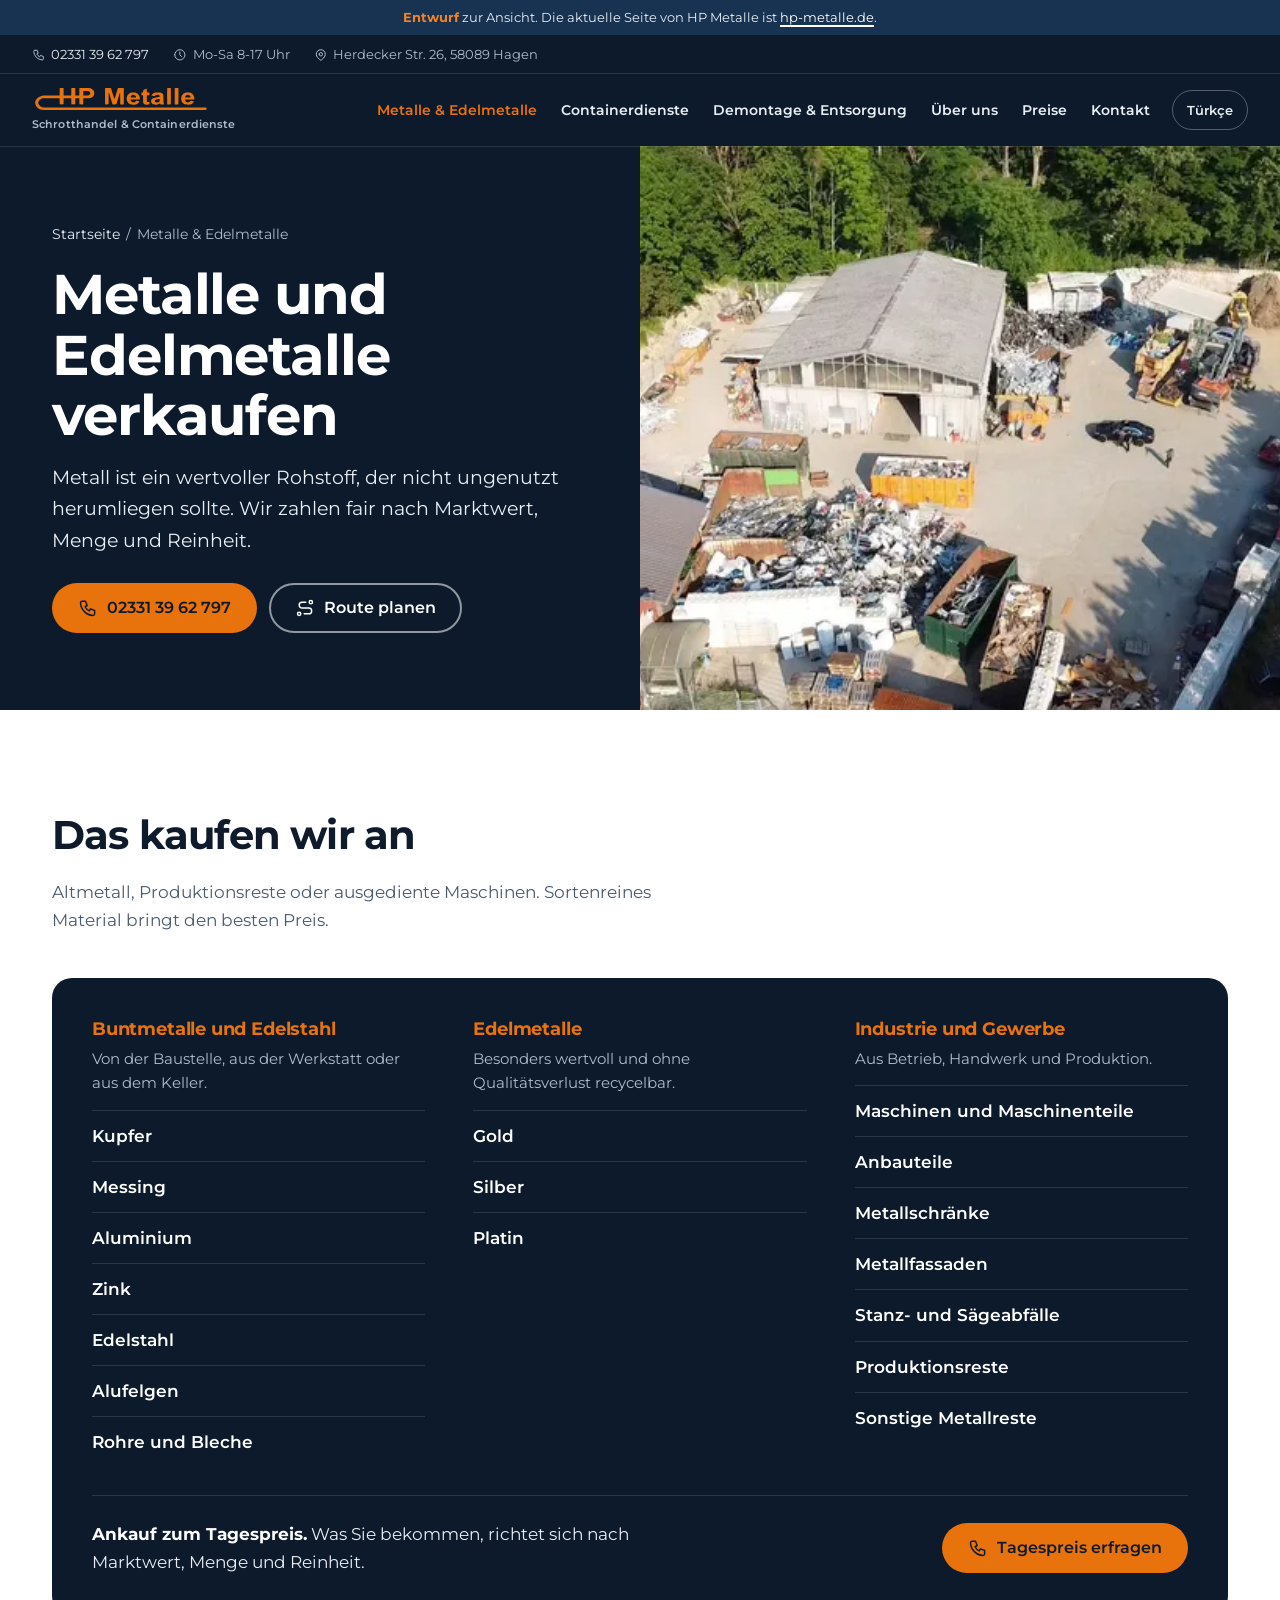
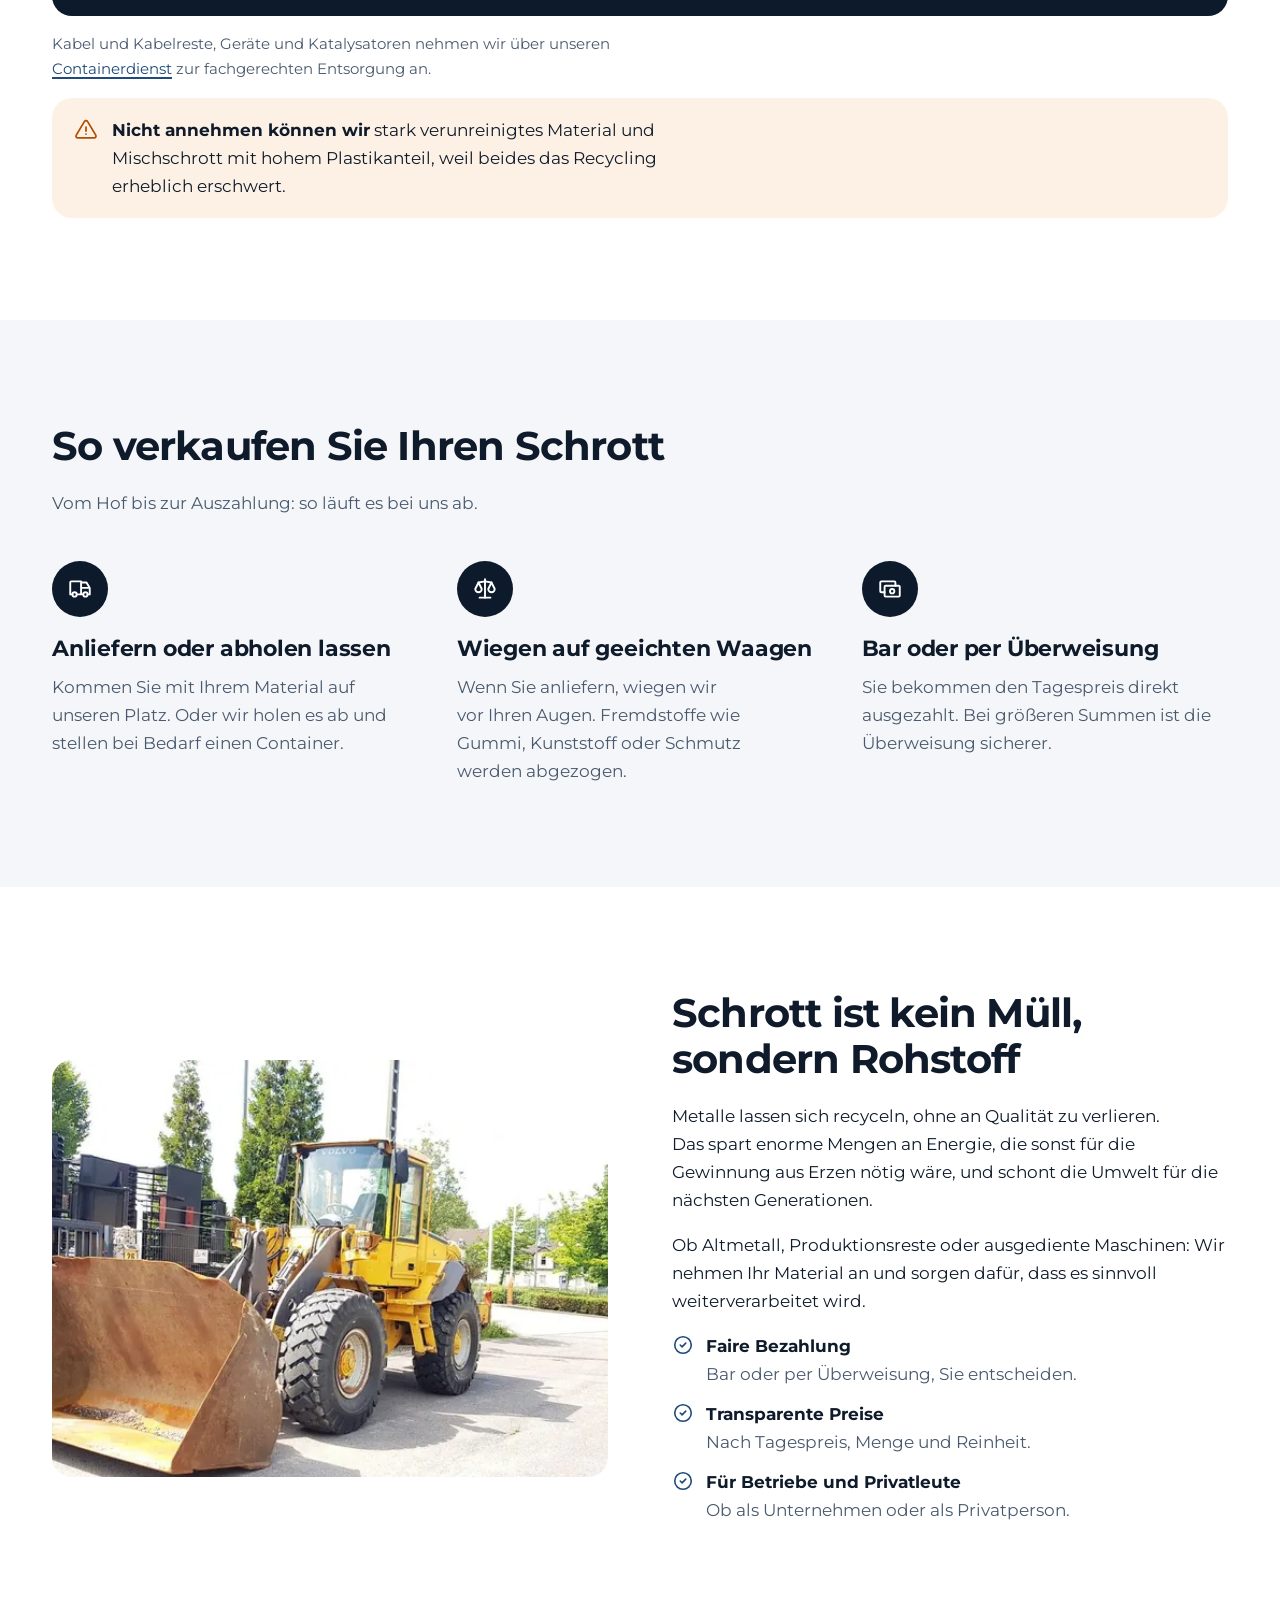
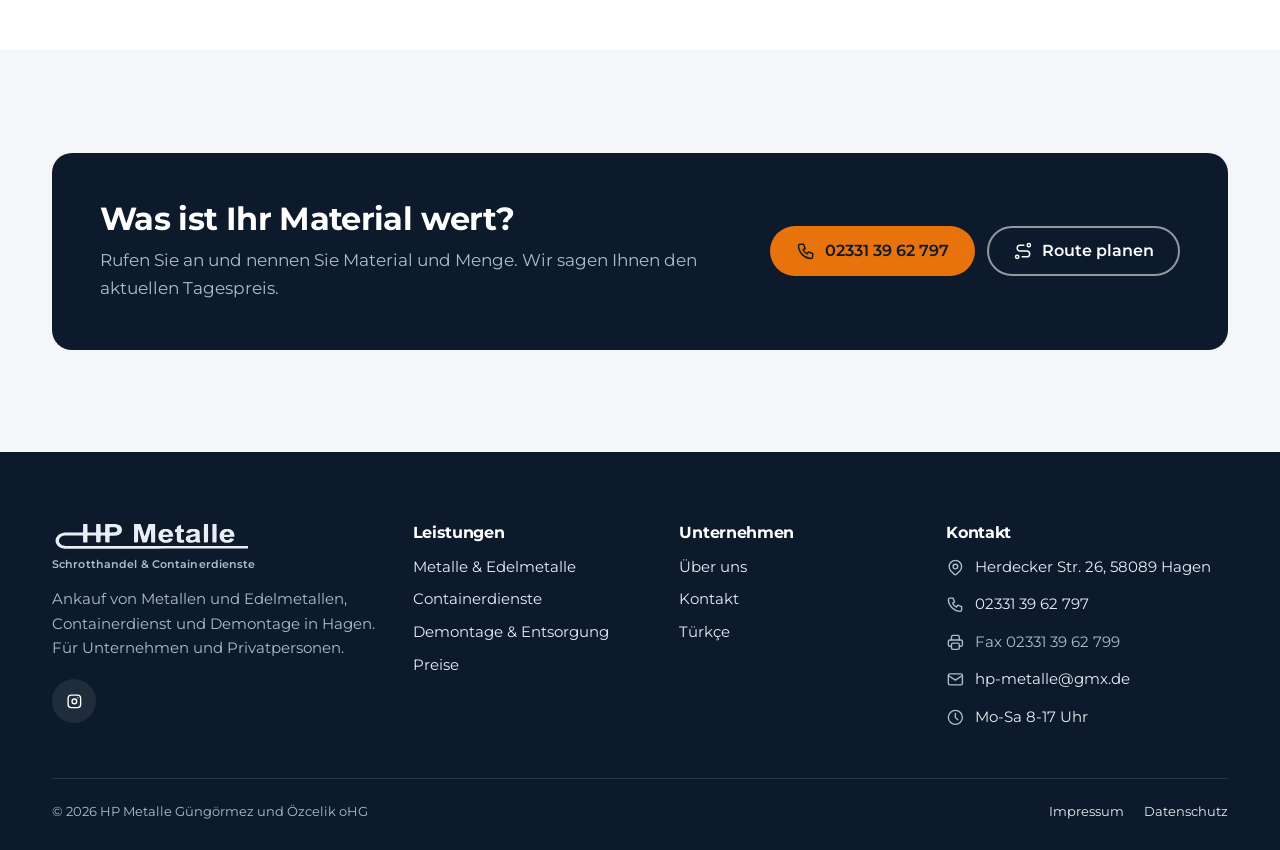
<file: metalle-_-edelmetalle/index.html>
<!doctype html>
<html lang="de">
<head>
<meta charset="utf-8">
<meta name="viewport" content="width=device-width, initial-scale=1">
<title>Metalle und Edelmetalle verkaufen in Hagen | HP Metalle</title>
<meta name="description" content="Wir kaufen Kupfer, Messing, Aluminium, Edelstahl, Zink, Kabel sowie Gold, Silber und Platin zu fairen Tagespreisen. Bar oder per Überweisung. HP Metalle in Hagen.">
<meta name="robots" content="noindex, nofollow">
<link rel="canonical" href="https://hp-metalle.aki-express.de/metalle-_-edelmetalle/">
<meta property="og:type" content="website">
<meta property="og:locale" content="de_DE">
<meta property="og:site_name" content="HP Metalle">
<meta property="og:title" content="Metalle und Edelmetalle verkaufen in Hagen | HP Metalle">
<meta property="og:description" content="Wir kaufen Kupfer, Messing, Aluminium, Edelstahl, Zink, Kabel sowie Gold, Silber und Platin zu fairen Tagespreisen. Bar oder per Überweisung. HP Metalle in Hagen.">
<meta property="og:url" content="https://hp-metalle.aki-express.de/metalle-_-edelmetalle/">
<meta property="og:image" content="https://hp-metalle.aki-express.de/assets/img/og.jpg">
<meta property="og:image:width" content="1200">
<meta property="og:image:height" content="630">
<meta name="twitter:card" content="summary_large_image">
<meta name="theme-color" content="#0C1A2B">
<link rel="icon" href="../assets/favicon.svg" type="image/svg+xml">
<link rel="icon" href="../assets/favicon-32.png" sizes="32x32" type="image/png">
<link rel="apple-touch-icon" href="../assets/apple-touch-icon.png">
<link rel="preload" href="../assets/fonts/Montserrat-700.woff2" as="font" type="font/woff2" crossorigin>
<link rel="stylesheet" href="../assets/css/site.css">
<link rel="preload" as="image" type="image/webp" imagesrcset="../assets/img/platz-von-oben-640.webp 640w, ../assets/img/platz-von-oben-1280.webp 1280w" imagesizes="(max-width: 1024px) 100vw, 50vw">
<script defer src="../assets/js/site.js"></script>
</head>
<body class="page-metalle">
<div class="preview-bar"><strong>Entwurf</strong> zur Ansicht. Die aktuelle Seite von HP Metalle ist <a href="https://www.hp-metalle.de/">hp-metalle.de</a>.</div>
<a class="skip" href="#inhalt">Zum Inhalt springen</a>
<div class="topbar"><div class="wrap">
<a href="tel:+4923313962797"><svg class="i" aria-hidden="true" focusable="false" xmlns="http://www.w3.org/2000/svg" viewBox="0 0 24 24" fill="none" stroke="currentColor" stroke-width="1.75" stroke-linecap="round" stroke-linejoin="round" ><path d="M5 4h4l2 5l-2.5 1.5a11 11 0 0 0 5 5l1.5 -2.5l5 2v4a2 2 0 0 1 -2 2a16 16 0 0 1 -15 -15a2 2 0 0 1 2 -2" /></svg>02331&nbsp;39&nbsp;62&nbsp;797</a>
<span><svg class="i" aria-hidden="true" focusable="false" xmlns="http://www.w3.org/2000/svg" viewBox="0 0 24 24" fill="none" stroke="currentColor" stroke-width="1.75" stroke-linecap="round" stroke-linejoin="round" ><path d="M3 12a9 9 0 1 0 18 0a9 9 0 0 0 -18 0" /><path d="M12 7v5l3 3" /></svg>Mo-Sa 8-17&nbsp;Uhr</span>
<span><svg class="i" aria-hidden="true" focusable="false" xmlns="http://www.w3.org/2000/svg" viewBox="0 0 24 24" fill="none" stroke="currentColor" stroke-width="1.75" stroke-linecap="round" stroke-linejoin="round" ><path d="M9 11a3 3 0 1 0 6 0a3 3 0 0 0 -6 0" /><path d="M17.657 16.657l-4.243 4.243a2 2 0 0 1 -2.827 0l-4.244 -4.243a8 8 0 1 1 11.314 0" /></svg>Herdecker Str. 26, 58089 Hagen</span>
</div></div>
<header class="header" data-header>
<div class="wrap">
<a class="brand" href="../" aria-label="HP Metalle, zur Startseite"><svg viewBox="0 0 400 51" role="img" aria-hidden="true" focusable="false"><path fill="currentColor" fill-rule="evenodd" d="M25.86,49.59C25.37,49.54 24.20,49.35 23.26,49.16C22.32,48.97 21.22,48.76 20.82,48.70C20.11,48.60 18.60,48.05 17.47,47.49C17.16,47.33 16.67,47.11 16.39,47.00C15.32,46.58 12.74,44.63 11.42,43.26C8.59,40.31 7.10,36.90 7.10,33.35C7.10,29.84 8.52,26.53 11.28,23.58C11.86,22.96 12.47,22.35 12.64,22.22C14.81,20.59 15.40,20.19 15.89,20.00C16.21,19.88 16.72,19.64 17.02,19.45C17.89,18.93 18.45,18.71 19.80,18.35C20.49,18.17 21.62,17.86 22.31,17.67C23.53,17.33 24.21,17.22 26.57,17.00C27.30,16.93 33.48,16.90 44.55,16.90C59.63,16.91 61.44,16.89 61.66,16.76C62.16,16.42 62.15,16.65 62.17,8.75C62.19,2.26 62.21,1.27 62.36,0.68L62.52,0.00L66.61,0.00C69.80,0.00 70.71,0.03 70.74,0.13C70.99,0.98 71.01,1.78 71.03,8.75C71.05,16.83 71.03,16.49 71.60,16.80C71.89,16.96 87.41,16.96 87.70,16.80C88.27,16.49 88.25,16.82 88.30,8.70C88.35,1.73 88.36,1.21 88.54,0.62L88.73,0.00L92.80,-0.00L96.87,-0.00L97.03,0.78C97.18,1.46 97.20,2.41 97.20,8.80C97.20,16.87 97.17,16.54 97.88,16.81C98.30,16.97 105.31,16.96 105.70,16.80C106.37,16.52 106.35,16.84 106.37,8.75C106.38,2.10 106.40,1.39 106.56,0.73L106.74,0.00L117.38,0.00C127.54,0.00 128.03,0.01 128.28,0.18C128.66,0.44 128.77,0.47 130.38,0.81C131.59,1.06 133.76,1.76 134.41,2.10C134.95,2.40 136.25,3.41 136.93,4.08C138.96,6.07 139.90,8.44 139.90,11.55C139.90,14.48 139.29,16.32 137.59,18.45C136.47,19.86 134.24,21.46 132.85,21.85C132.52,21.94 131.80,22.17 131.25,22.35C129.30,23.01 127.18,23.20 120.70,23.29C115.73,23.35 115.77,23.35 115.42,23.87C115.26,24.12 115.25,24.65 115.20,30.23L115.15,36.32L114.82,36.61C114.50,36.90 114.50,36.90 110.92,36.90C107.72,36.90 107.31,36.88 107.00,36.72C106.36,36.40 106.37,36.58 106.39,30.14C106.41,23.96 106.40,23.72 105.94,23.29C105.68,23.05 105.68,23.05 102.02,23.02C97.95,22.98 97.71,23.01 97.40,23.53C97.21,23.84 97.20,24.08 97.20,29.88C97.20,36.36 97.20,36.38 96.69,36.74C96.48,36.88 96.02,36.90 92.84,36.90C89.25,36.90 89.23,36.90 88.89,36.67C88.31,36.28 88.31,36.31 88.31,29.75C88.30,23.16 88.33,23.47 87.70,23.15C87.22,22.90 72.10,22.93 71.60,23.18C71.01,23.47 71.01,23.43 71.01,30.07C71.01,36.62 71.01,36.53 70.45,36.78C70.07,36.95 63.15,36.95 62.81,36.77C62.16,36.44 62.20,36.78 62.17,29.95C62.15,25.13 62.12,23.70 62.02,23.53C61.71,22.98 62.79,23.01 43.44,23.00C21.78,22.98 23.37,22.87 20.10,24.58C17.45,25.96 15.75,27.68 14.67,30.05C14.12,31.25 14.00,31.87 14.00,33.39C14.00,34.85 14.16,35.60 14.73,36.80C15.48,38.41 17.01,40.18 18.61,41.27C19.54,41.91 22.12,43.10 22.90,43.24C24.58,43.56 25.93,43.73 27.50,43.81C28.41,43.85 110.64,43.89 210.23,43.90C368.38,43.90 391.35,43.92 391.59,44.05C392.07,44.29 392.14,44.64 392.13,46.66C392.12,48.64 392.07,48.87 391.57,49.24C391.29,49.45 391.29,49.45 209.97,49.47C85.89,49.49 28.40,49.53 27.86,49.60C27.42,49.65 27.00,49.69 26.91,49.69C26.82,49.68 26.35,49.63 25.86,49.59ZM226.55,37.60C226.00,37.55 224.97,37.40 224.25,37.26C223.53,37.12 222.59,36.96 222.15,36.90C221.29,36.78 220.34,36.35 218.44,35.24C215.79,33.69 213.67,30.49 213.04,27.10C212.79,25.79 212.79,22.08 213.03,20.67C213.67,16.98 216.22,13.46 219.51,11.71C220.63,11.12 223.00,10.21 223.85,10.05C224.93,9.84 229.93,9.84 231.12,10.05C232.03,10.21 234.28,11.04 235.63,11.71C238.22,13.01 240.21,15.28 241.30,18.17C242.13,20.38 242.65,24.11 242.26,25.05C241.94,25.80 242.70,25.74 231.89,25.80C222.25,25.85 222.21,25.85 221.93,26.06C221.47,26.40 221.43,26.76 221.75,27.77C222.19,29.19 222.64,29.86 223.95,30.99C224.90,31.81 226.26,32.20 228.22,32.20C230.74,32.20 231.71,31.70 233.02,29.71C233.81,28.52 233.89,28.51 237.05,28.98C241.62,29.67 242.06,29.95 241.09,31.54C239.44,34.21 236.22,36.50 233.40,36.99C232.77,37.10 231.76,37.28 231.15,37.39C229.82,37.63 227.90,37.71 226.55,37.60ZM256.82,37.60C255.77,37.49 253.12,36.82 252.64,36.55C251.72,36.01 250.66,34.82 250.26,33.85C249.81,32.77 249.77,32.14 249.71,24.29C249.65,17.01 249.65,16.82 249.45,16.60C249.11,16.22 248.68,16.10 247.63,16.10C245.88,16.10 245.76,15.89 245.82,13.06C245.87,10.50 246.01,10.30 247.81,10.30C249.57,10.30 249.70,10.11 249.70,7.65C249.70,5.46 249.73,5.37 250.69,4.76C251.48,4.25 253.05,3.45 253.98,3.06C254.32,2.93 254.87,2.65 255.19,2.46C255.85,2.05 256.99,1.60 257.33,1.60C257.46,1.60 257.67,1.72 257.81,1.86C258.05,2.12 258.05,2.12 258.10,5.89C258.15,9.90 258.15,9.85 258.64,10.13C258.78,10.21 259.59,10.27 260.95,10.30C263.95,10.37 263.90,10.32 263.90,13.25C263.90,16.13 263.94,16.10 261.03,16.11C258.86,16.11 258.54,16.18 258.27,16.70C258.01,17.21 258.05,29.83 258.31,30.41C258.93,31.76 260.17,32.19 262.01,31.70C263.88,31.20 263.88,31.20 264.37,35.46C264.44,36.11 264.22,36.56 263.73,36.76C263.18,36.99 260.46,37.49 259.14,37.60C257.84,37.71 257.87,37.71 256.82,37.60ZM276.65,37.60C275.95,37.52 273.74,37.07 272.70,36.80C271.84,36.57 269.81,35.09 269.05,34.13C267.49,32.17 267.12,29.73 268.00,27.24C268.59,25.55 270.51,23.76 272.41,23.11C272.87,22.96 273.57,22.69 273.95,22.53C274.85,22.14 276.20,21.84 277.35,21.75C277.84,21.72 278.63,21.60 279.10,21.49C279.57,21.38 280.56,21.18 281.30,21.04C282.04,20.91 283.12,20.66 283.70,20.50C284.28,20.34 285.09,20.16 285.50,20.10C286.87,19.91 287.14,19.65 287.12,18.53C287.09,16.66 285.53,15.44 282.84,15.18C280.13,14.91 278.51,15.44 277.00,17.10C275.60,18.62 275.51,18.63 271.96,18.05C269.43,17.63 269.17,17.55 268.93,17.05C268.39,15.92 270.80,12.71 273.02,11.59C274.34,10.93 276.39,10.22 277.49,10.04C278.91,9.82 287.00,9.89 288.04,10.13C289.99,10.59 292.39,11.76 293.38,12.73C295.32,14.63 295.44,15.30 295.45,24.65C295.46,32.38 295.55,33.34 296.46,35.24C297.02,36.41 296.81,36.90 295.73,36.90C295.41,36.90 293.91,36.91 292.40,36.92C289.14,36.95 289.21,36.97 288.53,35.85C287.76,34.57 287.51,34.54 285.92,35.49C284.22,36.50 283.64,36.76 282.50,36.98C281.92,37.10 281.04,37.28 280.53,37.39C279.41,37.62 277.73,37.72 276.65,37.60ZM349.13,37.59C348.25,37.53 347.22,37.36 344.21,36.80C343.23,36.62 340.62,35.16 339.46,34.13C337.37,32.30 336.14,29.91 335.44,26.32C335.27,25.44 335.25,22.52 335.41,21.64C336.00,18.29 336.73,16.65 338.63,14.43C339.48,13.44 341.09,12.15 342.15,11.63C343.39,11.01 345.66,10.17 346.50,10.03C347.72,9.82 353.39,9.90 354.22,10.14C355.00,10.36 357.48,11.34 358.23,11.71C361.01,13.10 363.37,16.14 364.25,19.47C364.84,21.68 365.11,24.39 364.82,25.12C364.55,25.79 365.20,25.74 354.40,25.80C346.89,25.84 344.60,25.88 344.43,25.97C343.21,26.67 345.00,30.24 347.22,31.54C348.52,32.30 352.30,32.41 353.63,31.73C354.10,31.49 354.69,30.90 355.40,29.95C356.53,28.43 356.30,28.48 359.55,28.98C363.45,29.58 364.00,29.78 364.00,30.59C364.00,31.57 361.74,34.17 359.93,35.28C357.93,36.51 357.47,36.71 356.06,36.96C355.34,37.08 354.43,37.26 354.05,37.34C353.29,37.50 351.20,37.71 350.55,37.68C350.33,37.68 349.69,37.64 349.13,37.59ZM165.17,36.90C164.83,36.86 164.62,36.76 164.42,36.57C164.15,36.30 164.15,36.30 164.12,18.87C164.10,3.16 164.11,1.38 164.26,0.72L164.42,0.00L170.74,0.00L177.05,0.01L177.47,0.93C177.70,1.44 177.94,2.05 178.00,2.30C178.06,2.55 178.28,3.27 178.50,3.90C178.71,4.53 179.14,5.86 179.45,6.85C179.76,7.84 180.15,9.05 180.32,9.55C180.48,10.04 180.76,10.95 180.94,11.55C181.28,12.68 181.70,13.99 182.42,16.20C182.64,16.89 182.93,17.81 183.05,18.25C183.17,18.69 183.39,19.36 183.54,19.75C183.69,20.13 183.92,20.89 184.06,21.44C184.72,24.04 185.52,24.72 186.01,23.08C186.13,22.68 186.39,21.81 186.60,21.15C186.81,20.49 187.21,19.23 187.48,18.35C187.76,17.47 188.13,16.32 188.30,15.80C188.47,15.28 188.74,14.40 188.89,13.85C189.05,13.30 189.36,12.29 189.58,11.60C190.44,8.98 190.89,7.52 191.09,6.79C191.21,6.37 191.41,5.76 191.55,5.43C191.68,5.09 191.89,4.42 192.01,3.94C192.13,3.45 192.47,2.43 192.77,1.68C193.06,0.92 193.30,0.24 193.30,0.15C193.30,0.02 194.01,0.00 199.69,0.00L206.08,0.00L206.24,0.66C206.49,1.63 206.50,35.99 206.25,36.36C205.88,36.93 205.87,36.93 202.37,36.92C199.07,36.91 198.80,36.88 198.45,36.50C198.25,36.28 198.25,36.10 198.20,23.96C198.16,14.50 198.12,11.59 198.03,11.37C197.88,11.04 197.65,10.93 197.45,11.10C197.29,11.23 196.49,13.69 195.96,15.66C195.77,16.37 195.55,17.14 195.46,17.35C195.38,17.57 195.17,18.25 195.01,18.86C194.84,19.47 194.62,20.21 194.51,20.51C194.40,20.81 194.20,21.46 194.07,21.95C193.93,22.45 193.64,23.43 193.42,24.15C192.62,26.71 191.73,29.70 191.14,31.75C190.95,32.41 190.64,33.42 190.46,34.00C190.27,34.58 190.05,35.30 189.96,35.60C189.59,36.93 189.65,36.92 185.26,36.93C182.65,36.93 181.59,36.90 181.43,36.82C180.91,36.54 180.51,35.71 180.01,33.85C179.84,33.24 179.60,32.43 179.46,32.05C179.33,31.66 179.14,31.03 179.06,30.65C178.97,30.26 178.72,29.41 178.50,28.75C178.10,27.53 177.56,25.72 177.13,24.20C177.00,23.73 176.72,22.81 176.50,22.15C176.28,21.49 176.01,20.57 175.90,20.11C175.78,19.65 175.60,19.04 175.49,18.76C175.38,18.48 175.23,17.98 175.14,17.65C175.06,17.32 174.79,16.40 174.55,15.60C174.31,14.80 174.05,13.83 173.96,13.45C173.70,12.30 172.91,10.96 172.61,11.14C172.32,11.32 172.30,12.21 172.30,24.00C172.30,36.91 172.32,36.33 171.79,36.73C171.54,36.91 171.33,36.92 168.59,36.93C166.97,36.94 165.44,36.93 165.17,36.90ZM304.70,36.89C304.29,36.80 304.02,36.55 303.90,36.11C303.71,35.42 303.77,1.81 303.96,0.82L304.13,0.00L308.00,-0.00L311.88,-0.00L312.04,0.87C312.25,2.02 312.28,35.60 312.07,36.19C311.82,36.92 311.81,36.92 308.22,36.93C306.45,36.94 304.87,36.92 304.70,36.89ZM321.84,36.92C321.41,36.85 321.08,36.66 320.95,36.39C320.77,36.05 320.73,1.70 320.90,0.90C321.13,-0.12 320.58,-0.00 324.99,-0.00L328.87,-0.00L329.04,1.02C329.20,1.97 329.21,3.41 329.18,19.10C329.15,37.84 329.19,36.48 328.59,36.81C328.40,36.91 322.41,37.01 321.84,36.92ZM283.07,32.15C284.87,31.62 285.54,31.14 286.58,29.64C287.09,28.91 287.39,26.13 287.06,25.26C286.81,24.62 286.56,24.54 285.50,24.80C285.03,24.91 284.40,25.00 284.10,25.00C283.44,25.00 281.94,25.24 281.25,25.45C280.98,25.54 280.26,25.74 279.67,25.91C277.18,26.59 275.99,27.63 276.01,29.09C276.02,29.81 276.15,30.16 276.69,30.90C277.24,31.65 277.42,31.78 278.50,32.19C280.11,32.81 280.88,32.80 283.07,32.15ZM233.62,21.21C234.42,20.32 233.44,17.91 231.76,16.65C229.50,14.95 227.45,14.70 225.15,15.85C223.39,16.72 222.35,17.82 221.90,19.28C221.50,20.58 221.70,21.23 222.60,21.54C222.68,21.56 225.13,21.58 228.03,21.57L233.32,21.55L233.62,21.21ZM355.62,21.50C356.42,21.27 356.59,20.59 356.16,19.25C355.67,17.72 354.75,16.74 352.95,15.84C350.53,14.64 348.31,14.99 346.00,16.93C344.22,18.42 343.59,21.10 344.93,21.49C345.38,21.62 355.15,21.63 355.62,21.50ZM126.39,16.63C127.51,16.33 129.10,15.36 129.74,14.59C130.80,13.33 131.09,11.31 130.40,9.95C129.84,8.85 129.56,8.53 128.52,7.85C126.69,6.66 126.19,6.58 120.45,6.62C116.56,6.65 116.12,6.67 115.83,6.83C115.19,7.18 115.19,7.15 115.22,11.83C115.26,16.88 115.19,16.66 116.65,16.84C117.56,16.95 125.88,16.77 126.39,16.63Z"/></svg><span class="brand__tag">Schrotthandel &amp; Containerdienste</span></a>
<a class="header__lang" href="../turkce/" hreflang="tr" lang="tr">Türkçe</a>
<button class="menu-btn" type="button" aria-expanded="false" aria-controls="nav" aria-label="Menü öffnen"><svg class="i i--open" aria-hidden="true" focusable="false" xmlns="http://www.w3.org/2000/svg" viewBox="0 0 24 24" fill="none" stroke="currentColor" stroke-width="1.75" stroke-linecap="round" stroke-linejoin="round" ><path d="M4 6l16 0" /><path d="M4 12l16 0" /><path d="M4 18l16 0" /></svg><svg class="i i--close" aria-hidden="true" focusable="false" xmlns="http://www.w3.org/2000/svg" viewBox="0 0 24 24" fill="none" stroke="currentColor" stroke-width="1.75" stroke-linecap="round" stroke-linejoin="round" ><path d="M18 6l-12 12" /><path d="M6 6l12 12" /></svg></button>
<nav class="nav" id="nav" aria-label="Hauptmenü"><a href="../metalle-_-edelmetalle/" aria-current="page">Metalle &amp; Edelmetalle</a><a href="../containerdienste/">Containerdienste</a><a href="../demontage-_-entsorgung/">Demontage &amp; Entsorgung</a><a href="../ueber-uns/">Über uns</a><a href="../preise/">Preise</a><a href="../common/info/kontaktieren-sie-uns.html">Kontakt</a><a class="nav__lang" href="../turkce/" hreflang="tr" lang="tr">Türkçe</a><a class="nav__tel" href="tel:+4923313962797"><svg class="i" aria-hidden="true" focusable="false" xmlns="http://www.w3.org/2000/svg" viewBox="0 0 24 24" fill="none" stroke="currentColor" stroke-width="1.75" stroke-linecap="round" stroke-linejoin="round" ><path d="M5 4h4l2 5l-2.5 1.5a11 11 0 0 0 5 5l1.5 -2.5l5 2v4a2 2 0 0 1 -2 2a16 16 0 0 1 -15 -15a2 2 0 0 1 2 -2" /></svg>02331&nbsp;39&nbsp;62&nbsp;797</a></nav>
<a class="btn btn--primary header__cta" href="tel:+4923313962797"><svg class="i" aria-hidden="true" focusable="false" xmlns="http://www.w3.org/2000/svg" viewBox="0 0 24 24" fill="none" stroke="currentColor" stroke-width="1.75" stroke-linecap="round" stroke-linejoin="round" ><path d="M5 4h4l2 5l-2.5 1.5a11 11 0 0 0 5 5l1.5 -2.5l5 2v4a2 2 0 0 1 -2 2a16 16 0 0 1 -15 -15a2 2 0 0 1 2 -2" /></svg>02331&nbsp;39&nbsp;62&nbsp;797</a>
</div>
</header>
<main id="inhalt">
<section class="page-hero">
<div class="page-hero__media"><img src="../assets/img/platz-von-oben-640.webp" srcset="../assets/img/platz-von-oben-640.webp 640w, ../assets/img/platz-von-oben-1280.webp 1280w" sizes="(max-width: 1024px) 100vw, 50vw" width="1280" height="720" alt="Betriebshof von HP Metalle in Hagen aus der Luft" fetchpriority="high" decoding="async"></div>
<div class="wrap">
<div class="hero__text">
<nav aria-label="Brotkrumen"><ol class="crumbs"><li><a href="../">Startseite</a></li><li aria-current="page">Metalle &amp; Edelmetalle</li></ol></nav>
<h1>Metalle und Edelmetalle verkaufen</h1>
<p>Metall ist ein wertvoller Rohstoff, der nicht ungenutzt herumliegen sollte. Wir zahlen fair nach Marktwert, Menge und Reinheit.</p>
<div class="hero__ctas">
<a class="btn btn--primary" href="tel:+4923313962797"><svg class="i" aria-hidden="true" focusable="false" xmlns="http://www.w3.org/2000/svg" viewBox="0 0 24 24" fill="none" stroke="currentColor" stroke-width="1.75" stroke-linecap="round" stroke-linejoin="round" ><path d="M5 4h4l2 5l-2.5 1.5a11 11 0 0 0 5 5l1.5 -2.5l5 2v4a2 2 0 0 1 -2 2a16 16 0 0 1 -15 -15a2 2 0 0 1 2 -2" /></svg>02331&nbsp;39&nbsp;62&nbsp;797</a>
<a class="btn btn--light" href="https://www.google.com/maps/dir/?api=1&amp;destination=HP+Metalle,+Herdecker+Str.+26,+58089+Hagen" target="_blank" rel="noopener"><svg class="i" aria-hidden="true" focusable="false" xmlns="http://www.w3.org/2000/svg" viewBox="0 0 24 24" fill="none" stroke="currentColor" stroke-width="1.75" stroke-linecap="round" stroke-linejoin="round" ><path d="M3 19a2 2 0 1 0 4 0a2 2 0 0 0 -4 0" /><path d="M19 7a2 2 0 1 0 0 -4a2 2 0 0 0 0 4" /><path d="M11 19h5.5a3.5 3.5 0 0 0 0 -7h-8a3.5 3.5 0 0 1 0 -7h4.5" /></svg>Route planen</a>
</div>
</div>
</div>
</section>
<section class="section section--white" id="ankauf" aria-labelledby="ankauf-title">
<div class="wrap">
<div class="head">
<h2 id="ankauf-title">Das kaufen wir an</h2>
<p>Altmetall, Produktionsreste oder ausgediente Maschinen. Sortenreines Material bringt den besten Preis.</p>
</div>
<div class="board">
<div class="board__cols">
<div class="board__col">
<h3>Buntmetalle und Edelstahl</h3>
<p>Von der Baustelle, aus der Werkstatt oder aus dem Keller.</p>
<ul class="rows"><li>Kupfer</li><li>Messing</li><li>Aluminium</li><li>Zink</li><li>Edelstahl</li><li>Alufelgen</li><li>Rohre und Bleche</li></ul>
</div>
<div class="board__col">
<h3>Edelmetalle</h3>
<p>Besonders wertvoll und ohne Qualitätsverlust recycelbar.</p>
<ul class="rows"><li>Gold</li><li>Silber</li><li>Platin</li></ul>
</div>
<div class="board__col">
<h3>Industrie und Gewerbe</h3>
<p>Aus Betrieb, Handwerk und Produktion.</p>
<ul class="rows"><li>Maschinen und Maschinenteile</li><li>Anbauteile</li><li>Metallschränke</li><li>Metallfassaden</li><li>Stanz- und Sägeabfälle</li><li>Produktionsreste</li><li>Sonstige Metallreste</li></ul>
</div>
</div>
<div class="board__foot">
<p><strong>Ankauf zum Tagespreis.</strong> Was Sie bekommen, richtet sich nach Marktwert, Menge und Reinheit.</p>
<a class="btn btn--primary" href="tel:+4923313962797"><svg class="i" aria-hidden="true" focusable="false" xmlns="http://www.w3.org/2000/svg" viewBox="0 0 24 24" fill="none" stroke="currentColor" stroke-width="1.75" stroke-linecap="round" stroke-linejoin="round" ><path d="M5 4h4l2 5l-2.5 1.5a11 11 0 0 0 5 5l1.5 -2.5l5 2v4a2 2 0 0 1 -2 2a16 16 0 0 1 -15 -15a2 2 0 0 1 2 -2" /></svg>Tagespreis erfragen</a>
</div>
</div>
<p class="mat-extra">Kabel und Kabelreste, Geräte und Katalysatoren nehmen wir über unseren <a href="../containerdienste/">Containerdienst</a> zur fachgerechten Entsorgung an.</p>
<div class="note"><svg class="i" aria-hidden="true" focusable="false" xmlns="http://www.w3.org/2000/svg" viewBox="0 0 24 24" fill="none" stroke="currentColor" stroke-width="1.75" stroke-linecap="round" stroke-linejoin="round" ><path d="M12 9v4" /><path d="M10.363 3.591l-8.106 13.534a1.914 1.914 0 0 0 1.636 2.871h16.214a1.914 1.914 0 0 0 1.636 -2.87l-8.106 -13.536a1.914 1.914 0 0 0 -3.274 0" /><path d="M12 16h.01" /></svg><p><strong>Nicht annehmen können wir</strong> stark verunreinigtes Material und Mischschrott mit hohem Plastikanteil, weil beides das Recycling erheblich erschwert.</p></div>
</div>
</section>
<section class="section" aria-labelledby="ablauf-title">
<div class="wrap">
<div class="head">
<h2 id="ablauf-title">So verkaufen Sie Ihren Schrott</h2>
<p>Vom Hof bis zur Auszahlung: so läuft es bei uns ab.</p>
</div>
<ol class="steps">
<li><span class="ico"><svg class="i" aria-hidden="true" focusable="false" xmlns="http://www.w3.org/2000/svg" viewBox="0 0 24 24" fill="none" stroke="currentColor" stroke-width="1.75" stroke-linecap="round" stroke-linejoin="round" ><path d="M5 17a2 2 0 1 0 4 0a2 2 0 1 0 -4 0" /><path d="M15 17a2 2 0 1 0 4 0a2 2 0 1 0 -4 0" /><path d="M5 17h-2v-11a1 1 0 0 1 1 -1h9v12m-4 0h6m4 0h2v-6h-8m0 -5h5l3 5" /></svg></span><div><h3>Anliefern oder abholen lassen</h3><p>Kommen Sie mit Ihrem Material auf unseren Platz. Oder wir holen es ab und stellen bei Bedarf einen Container.</p></div></li>
<li><span class="ico"><svg class="i" aria-hidden="true" focusable="false" xmlns="http://www.w3.org/2000/svg" viewBox="0 0 24 24" fill="none" stroke="currentColor" stroke-width="1.75" stroke-linecap="round" stroke-linejoin="round" ><path d="M7 20l10 0" /><path d="M6 6l6 -1l6 1" /><path d="M12 3l0 17" /><path d="M9 12l-3 -6l-3 6a3 3 0 0 0 6 0" /><path d="M21 12l-3 -6l-3 6a3 3 0 0 0 6 0" /></svg></span><div><h3>Wiegen auf geeichten Waagen</h3><p>Wenn Sie anliefern, wiegen wir vor Ihren Augen. Fremdstoffe wie Gummi, Kunststoff oder Schmutz werden abgezogen.</p></div></li>
<li><span class="ico"><svg class="i" aria-hidden="true" focusable="false" xmlns="http://www.w3.org/2000/svg" viewBox="0 0 24 24" fill="none" stroke="currentColor" stroke-width="1.75" stroke-linecap="round" stroke-linejoin="round" ><path d="M7 15h-3a1 1 0 0 1 -1 -1v-8a1 1 0 0 1 1 -1h12a1 1 0 0 1 1 1v3" /><path d="M7 10a1 1 0 0 1 1 -1h12a1 1 0 0 1 1 1v8a1 1 0 0 1 -1 1h-12a1 1 0 0 1 -1 -1l0 -8" /><path d="M12 14a2 2 0 1 0 4 0a2 2 0 0 0 -4 0" /></svg></span><div><h3>Bar oder per Überweisung</h3><p>Sie bekommen den Tagespreis direkt ausgezahlt. Bei größeren Summen ist die Überweisung sicherer.</p></div></li>
</ol>
</div>
</section>
<section class="section section--white" aria-labelledby="wert-title">
<div class="wrap split">
<div class="split__media split__media--wide"><img src="../assets/img/bagger-800.webp" srcset="../assets/img/bagger-800.webp 800w, ../assets/img/bagger-1360.webp 1360w" sizes="(max-width: 1024px) 100vw, 50vw" width="1360" height="660" alt="Radlader mit Schrottschaufel" loading="lazy" decoding="async"></div>
<div>
<h2 id="wert-title">Schrott ist kein Müll, sondern Rohstoff</h2>
<p>Metalle lassen sich recyceln, ohne an Qualität zu verlieren. Das spart enorme Mengen an Energie, die sonst für die Gewinnung aus Erzen nötig wäre, und schont die Umwelt für die nächsten Generationen.</p>
<p>Ob Altmetall, Produktionsreste oder ausgediente Maschinen: Wir nehmen Ihr Material an und sorgen dafür, dass es sinnvoll weiterverarbeitet wird.</p>
<ul class="checks">
<li><svg class="i" aria-hidden="true" focusable="false" xmlns="http://www.w3.org/2000/svg" viewBox="0 0 24 24" fill="none" stroke="currentColor" stroke-width="1.75" stroke-linecap="round" stroke-linejoin="round" ><path d="M3 12a9 9 0 1 0 18 0a9 9 0 1 0 -18 0" /><path d="M9 12l2 2l4 -4" /></svg><div><strong>Faire Bezahlung</strong><span>Bar oder per Überweisung, Sie entscheiden.</span></div></li>
<li><svg class="i" aria-hidden="true" focusable="false" xmlns="http://www.w3.org/2000/svg" viewBox="0 0 24 24" fill="none" stroke="currentColor" stroke-width="1.75" stroke-linecap="round" stroke-linejoin="round" ><path d="M3 12a9 9 0 1 0 18 0a9 9 0 1 0 -18 0" /><path d="M9 12l2 2l4 -4" /></svg><div><strong>Transparente Preise</strong><span>Nach Tagespreis, Menge und Reinheit.</span></div></li>
<li><svg class="i" aria-hidden="true" focusable="false" xmlns="http://www.w3.org/2000/svg" viewBox="0 0 24 24" fill="none" stroke="currentColor" stroke-width="1.75" stroke-linecap="round" stroke-linejoin="round" ><path d="M3 12a9 9 0 1 0 18 0a9 9 0 1 0 -18 0" /><path d="M9 12l2 2l4 -4" /></svg><div><strong>Für Betriebe und Privatleute</strong><span>Ob als Unternehmen oder als Privatperson.</span></div></li>
</ul>
</div>
</div>
</section>
<section class="section">
<div class="wrap">
<div class="cta">
<div>
<h2>Was ist Ihr Material wert?</h2>
<p>Rufen Sie an und nennen Sie Material und Menge. Wir sagen Ihnen den aktuellen Tagespreis.</p>
</div>
<div class="cta__actions">
<a class="btn btn--primary" href="tel:+4923313962797"><svg class="i" aria-hidden="true" focusable="false" xmlns="http://www.w3.org/2000/svg" viewBox="0 0 24 24" fill="none" stroke="currentColor" stroke-width="1.75" stroke-linecap="round" stroke-linejoin="round" ><path d="M5 4h4l2 5l-2.5 1.5a11 11 0 0 0 5 5l1.5 -2.5l5 2v4a2 2 0 0 1 -2 2a16 16 0 0 1 -15 -15a2 2 0 0 1 2 -2" /></svg>02331&nbsp;39&nbsp;62&nbsp;797</a>
<a class="btn btn--light" href="https://www.google.com/maps/dir/?api=1&amp;destination=HP+Metalle,+Herdecker+Str.+26,+58089+Hagen" target="_blank" rel="noopener"><svg class="i" aria-hidden="true" focusable="false" xmlns="http://www.w3.org/2000/svg" viewBox="0 0 24 24" fill="none" stroke="currentColor" stroke-width="1.75" stroke-linecap="round" stroke-linejoin="round" ><path d="M3 19a2 2 0 1 0 4 0a2 2 0 0 0 -4 0" /><path d="M19 7a2 2 0 1 0 0 -4a2 2 0 0 0 0 4" /><path d="M11 19h5.5a3.5 3.5 0 0 0 0 -7h-8a3.5 3.5 0 0 1 0 -7h4.5" /></svg>Route planen</a>
</div>
</div>
</div>
</section>
</main>
<footer class="footer">
<div class="wrap">
<div class="footer__grid">
<div>
<a class="brand" href="../" aria-label="HP Metalle, zur Startseite"><svg viewBox="0 0 400 51" role="img" aria-hidden="true" focusable="false"><path fill="currentColor" fill-rule="evenodd" d="M25.86,49.59C25.37,49.54 24.20,49.35 23.26,49.16C22.32,48.97 21.22,48.76 20.82,48.70C20.11,48.60 18.60,48.05 17.47,47.49C17.16,47.33 16.67,47.11 16.39,47.00C15.32,46.58 12.74,44.63 11.42,43.26C8.59,40.31 7.10,36.90 7.10,33.35C7.10,29.84 8.52,26.53 11.28,23.58C11.86,22.96 12.47,22.35 12.64,22.22C14.81,20.59 15.40,20.19 15.89,20.00C16.21,19.88 16.72,19.64 17.02,19.45C17.89,18.93 18.45,18.71 19.80,18.35C20.49,18.17 21.62,17.86 22.31,17.67C23.53,17.33 24.21,17.22 26.57,17.00C27.30,16.93 33.48,16.90 44.55,16.90C59.63,16.91 61.44,16.89 61.66,16.76C62.16,16.42 62.15,16.65 62.17,8.75C62.19,2.26 62.21,1.27 62.36,0.68L62.52,0.00L66.61,0.00C69.80,0.00 70.71,0.03 70.74,0.13C70.99,0.98 71.01,1.78 71.03,8.75C71.05,16.83 71.03,16.49 71.60,16.80C71.89,16.96 87.41,16.96 87.70,16.80C88.27,16.49 88.25,16.82 88.30,8.70C88.35,1.73 88.36,1.21 88.54,0.62L88.73,0.00L92.80,-0.00L96.87,-0.00L97.03,0.78C97.18,1.46 97.20,2.41 97.20,8.80C97.20,16.87 97.17,16.54 97.88,16.81C98.30,16.97 105.31,16.96 105.70,16.80C106.37,16.52 106.35,16.84 106.37,8.75C106.38,2.10 106.40,1.39 106.56,0.73L106.74,0.00L117.38,0.00C127.54,0.00 128.03,0.01 128.28,0.18C128.66,0.44 128.77,0.47 130.38,0.81C131.59,1.06 133.76,1.76 134.41,2.10C134.95,2.40 136.25,3.41 136.93,4.08C138.96,6.07 139.90,8.44 139.90,11.55C139.90,14.48 139.29,16.32 137.59,18.45C136.47,19.86 134.24,21.46 132.85,21.85C132.52,21.94 131.80,22.17 131.25,22.35C129.30,23.01 127.18,23.20 120.70,23.29C115.73,23.35 115.77,23.35 115.42,23.87C115.26,24.12 115.25,24.65 115.20,30.23L115.15,36.32L114.82,36.61C114.50,36.90 114.50,36.90 110.92,36.90C107.72,36.90 107.31,36.88 107.00,36.72C106.36,36.40 106.37,36.58 106.39,30.14C106.41,23.96 106.40,23.72 105.94,23.29C105.68,23.05 105.68,23.05 102.02,23.02C97.95,22.98 97.71,23.01 97.40,23.53C97.21,23.84 97.20,24.08 97.20,29.88C97.20,36.36 97.20,36.38 96.69,36.74C96.48,36.88 96.02,36.90 92.84,36.90C89.25,36.90 89.23,36.90 88.89,36.67C88.31,36.28 88.31,36.31 88.31,29.75C88.30,23.16 88.33,23.47 87.70,23.15C87.22,22.90 72.10,22.93 71.60,23.18C71.01,23.47 71.01,23.43 71.01,30.07C71.01,36.62 71.01,36.53 70.45,36.78C70.07,36.95 63.15,36.95 62.81,36.77C62.16,36.44 62.20,36.78 62.17,29.95C62.15,25.13 62.12,23.70 62.02,23.53C61.71,22.98 62.79,23.01 43.44,23.00C21.78,22.98 23.37,22.87 20.10,24.58C17.45,25.96 15.75,27.68 14.67,30.05C14.12,31.25 14.00,31.87 14.00,33.39C14.00,34.85 14.16,35.60 14.73,36.80C15.48,38.41 17.01,40.18 18.61,41.27C19.54,41.91 22.12,43.10 22.90,43.24C24.58,43.56 25.93,43.73 27.50,43.81C28.41,43.85 110.64,43.89 210.23,43.90C368.38,43.90 391.35,43.92 391.59,44.05C392.07,44.29 392.14,44.64 392.13,46.66C392.12,48.64 392.07,48.87 391.57,49.24C391.29,49.45 391.29,49.45 209.97,49.47C85.89,49.49 28.40,49.53 27.86,49.60C27.42,49.65 27.00,49.69 26.91,49.69C26.82,49.68 26.35,49.63 25.86,49.59ZM226.55,37.60C226.00,37.55 224.97,37.40 224.25,37.26C223.53,37.12 222.59,36.96 222.15,36.90C221.29,36.78 220.34,36.35 218.44,35.24C215.79,33.69 213.67,30.49 213.04,27.10C212.79,25.79 212.79,22.08 213.03,20.67C213.67,16.98 216.22,13.46 219.51,11.71C220.63,11.12 223.00,10.21 223.85,10.05C224.93,9.84 229.93,9.84 231.12,10.05C232.03,10.21 234.28,11.04 235.63,11.71C238.22,13.01 240.21,15.28 241.30,18.17C242.13,20.38 242.65,24.11 242.26,25.05C241.94,25.80 242.70,25.74 231.89,25.80C222.25,25.85 222.21,25.85 221.93,26.06C221.47,26.40 221.43,26.76 221.75,27.77C222.19,29.19 222.64,29.86 223.95,30.99C224.90,31.81 226.26,32.20 228.22,32.20C230.74,32.20 231.71,31.70 233.02,29.71C233.81,28.52 233.89,28.51 237.05,28.98C241.62,29.67 242.06,29.95 241.09,31.54C239.44,34.21 236.22,36.50 233.40,36.99C232.77,37.10 231.76,37.28 231.15,37.39C229.82,37.63 227.90,37.71 226.55,37.60ZM256.82,37.60C255.77,37.49 253.12,36.82 252.64,36.55C251.72,36.01 250.66,34.82 250.26,33.85C249.81,32.77 249.77,32.14 249.71,24.29C249.65,17.01 249.65,16.82 249.45,16.60C249.11,16.22 248.68,16.10 247.63,16.10C245.88,16.10 245.76,15.89 245.82,13.06C245.87,10.50 246.01,10.30 247.81,10.30C249.57,10.30 249.70,10.11 249.70,7.65C249.70,5.46 249.73,5.37 250.69,4.76C251.48,4.25 253.05,3.45 253.98,3.06C254.32,2.93 254.87,2.65 255.19,2.46C255.85,2.05 256.99,1.60 257.33,1.60C257.46,1.60 257.67,1.72 257.81,1.86C258.05,2.12 258.05,2.12 258.10,5.89C258.15,9.90 258.15,9.85 258.64,10.13C258.78,10.21 259.59,10.27 260.95,10.30C263.95,10.37 263.90,10.32 263.90,13.25C263.90,16.13 263.94,16.10 261.03,16.11C258.86,16.11 258.54,16.18 258.27,16.70C258.01,17.21 258.05,29.83 258.31,30.41C258.93,31.76 260.17,32.19 262.01,31.70C263.88,31.20 263.88,31.20 264.37,35.46C264.44,36.11 264.22,36.56 263.73,36.76C263.18,36.99 260.46,37.49 259.14,37.60C257.84,37.71 257.87,37.71 256.82,37.60ZM276.65,37.60C275.95,37.52 273.74,37.07 272.70,36.80C271.84,36.57 269.81,35.09 269.05,34.13C267.49,32.17 267.12,29.73 268.00,27.24C268.59,25.55 270.51,23.76 272.41,23.11C272.87,22.96 273.57,22.69 273.95,22.53C274.85,22.14 276.20,21.84 277.35,21.75C277.84,21.72 278.63,21.60 279.10,21.49C279.57,21.38 280.56,21.18 281.30,21.04C282.04,20.91 283.12,20.66 283.70,20.50C284.28,20.34 285.09,20.16 285.50,20.10C286.87,19.91 287.14,19.65 287.12,18.53C287.09,16.66 285.53,15.44 282.84,15.18C280.13,14.91 278.51,15.44 277.00,17.10C275.60,18.62 275.51,18.63 271.96,18.05C269.43,17.63 269.17,17.55 268.93,17.05C268.39,15.92 270.80,12.71 273.02,11.59C274.34,10.93 276.39,10.22 277.49,10.04C278.91,9.82 287.00,9.89 288.04,10.13C289.99,10.59 292.39,11.76 293.38,12.73C295.32,14.63 295.44,15.30 295.45,24.65C295.46,32.38 295.55,33.34 296.46,35.24C297.02,36.41 296.81,36.90 295.73,36.90C295.41,36.90 293.91,36.91 292.40,36.92C289.14,36.95 289.21,36.97 288.53,35.85C287.76,34.57 287.51,34.54 285.92,35.49C284.22,36.50 283.64,36.76 282.50,36.98C281.92,37.10 281.04,37.28 280.53,37.39C279.41,37.62 277.73,37.72 276.65,37.60ZM349.13,37.59C348.25,37.53 347.22,37.36 344.21,36.80C343.23,36.62 340.62,35.16 339.46,34.13C337.37,32.30 336.14,29.91 335.44,26.32C335.27,25.44 335.25,22.52 335.41,21.64C336.00,18.29 336.73,16.65 338.63,14.43C339.48,13.44 341.09,12.15 342.15,11.63C343.39,11.01 345.66,10.17 346.50,10.03C347.72,9.82 353.39,9.90 354.22,10.14C355.00,10.36 357.48,11.34 358.23,11.71C361.01,13.10 363.37,16.14 364.25,19.47C364.84,21.68 365.11,24.39 364.82,25.12C364.55,25.79 365.20,25.74 354.40,25.80C346.89,25.84 344.60,25.88 344.43,25.97C343.21,26.67 345.00,30.24 347.22,31.54C348.52,32.30 352.30,32.41 353.63,31.73C354.10,31.49 354.69,30.90 355.40,29.95C356.53,28.43 356.30,28.48 359.55,28.98C363.45,29.58 364.00,29.78 364.00,30.59C364.00,31.57 361.74,34.17 359.93,35.28C357.93,36.51 357.47,36.71 356.06,36.96C355.34,37.08 354.43,37.26 354.05,37.34C353.29,37.50 351.20,37.71 350.55,37.68C350.33,37.68 349.69,37.64 349.13,37.59ZM165.17,36.90C164.83,36.86 164.62,36.76 164.42,36.57C164.15,36.30 164.15,36.30 164.12,18.87C164.10,3.16 164.11,1.38 164.26,0.72L164.42,0.00L170.74,0.00L177.05,0.01L177.47,0.93C177.70,1.44 177.94,2.05 178.00,2.30C178.06,2.55 178.28,3.27 178.50,3.90C178.71,4.53 179.14,5.86 179.45,6.85C179.76,7.84 180.15,9.05 180.32,9.55C180.48,10.04 180.76,10.95 180.94,11.55C181.28,12.68 181.70,13.99 182.42,16.20C182.64,16.89 182.93,17.81 183.05,18.25C183.17,18.69 183.39,19.36 183.54,19.75C183.69,20.13 183.92,20.89 184.06,21.44C184.72,24.04 185.52,24.72 186.01,23.08C186.13,22.68 186.39,21.81 186.60,21.15C186.81,20.49 187.21,19.23 187.48,18.35C187.76,17.47 188.13,16.32 188.30,15.80C188.47,15.28 188.74,14.40 188.89,13.85C189.05,13.30 189.36,12.29 189.58,11.60C190.44,8.98 190.89,7.52 191.09,6.79C191.21,6.37 191.41,5.76 191.55,5.43C191.68,5.09 191.89,4.42 192.01,3.94C192.13,3.45 192.47,2.43 192.77,1.68C193.06,0.92 193.30,0.24 193.30,0.15C193.30,0.02 194.01,0.00 199.69,0.00L206.08,0.00L206.24,0.66C206.49,1.63 206.50,35.99 206.25,36.36C205.88,36.93 205.87,36.93 202.37,36.92C199.07,36.91 198.80,36.88 198.45,36.50C198.25,36.28 198.25,36.10 198.20,23.96C198.16,14.50 198.12,11.59 198.03,11.37C197.88,11.04 197.65,10.93 197.45,11.10C197.29,11.23 196.49,13.69 195.96,15.66C195.77,16.37 195.55,17.14 195.46,17.35C195.38,17.57 195.17,18.25 195.01,18.86C194.84,19.47 194.62,20.21 194.51,20.51C194.40,20.81 194.20,21.46 194.07,21.95C193.93,22.45 193.64,23.43 193.42,24.15C192.62,26.71 191.73,29.70 191.14,31.75C190.95,32.41 190.64,33.42 190.46,34.00C190.27,34.58 190.05,35.30 189.96,35.60C189.59,36.93 189.65,36.92 185.26,36.93C182.65,36.93 181.59,36.90 181.43,36.82C180.91,36.54 180.51,35.71 180.01,33.85C179.84,33.24 179.60,32.43 179.46,32.05C179.33,31.66 179.14,31.03 179.06,30.65C178.97,30.26 178.72,29.41 178.50,28.75C178.10,27.53 177.56,25.72 177.13,24.20C177.00,23.73 176.72,22.81 176.50,22.15C176.28,21.49 176.01,20.57 175.90,20.11C175.78,19.65 175.60,19.04 175.49,18.76C175.38,18.48 175.23,17.98 175.14,17.65C175.06,17.32 174.79,16.40 174.55,15.60C174.31,14.80 174.05,13.83 173.96,13.45C173.70,12.30 172.91,10.96 172.61,11.14C172.32,11.32 172.30,12.21 172.30,24.00C172.30,36.91 172.32,36.33 171.79,36.73C171.54,36.91 171.33,36.92 168.59,36.93C166.97,36.94 165.44,36.93 165.17,36.90ZM304.70,36.89C304.29,36.80 304.02,36.55 303.90,36.11C303.71,35.42 303.77,1.81 303.96,0.82L304.13,0.00L308.00,-0.00L311.88,-0.00L312.04,0.87C312.25,2.02 312.28,35.60 312.07,36.19C311.82,36.92 311.81,36.92 308.22,36.93C306.45,36.94 304.87,36.92 304.70,36.89ZM321.84,36.92C321.41,36.85 321.08,36.66 320.95,36.39C320.77,36.05 320.73,1.70 320.90,0.90C321.13,-0.12 320.58,-0.00 324.99,-0.00L328.87,-0.00L329.04,1.02C329.20,1.97 329.21,3.41 329.18,19.10C329.15,37.84 329.19,36.48 328.59,36.81C328.40,36.91 322.41,37.01 321.84,36.92ZM283.07,32.15C284.87,31.62 285.54,31.14 286.58,29.64C287.09,28.91 287.39,26.13 287.06,25.26C286.81,24.62 286.56,24.54 285.50,24.80C285.03,24.91 284.40,25.00 284.10,25.00C283.44,25.00 281.94,25.24 281.25,25.45C280.98,25.54 280.26,25.74 279.67,25.91C277.18,26.59 275.99,27.63 276.01,29.09C276.02,29.81 276.15,30.16 276.69,30.90C277.24,31.65 277.42,31.78 278.50,32.19C280.11,32.81 280.88,32.80 283.07,32.15ZM233.62,21.21C234.42,20.32 233.44,17.91 231.76,16.65C229.50,14.95 227.45,14.70 225.15,15.85C223.39,16.72 222.35,17.82 221.90,19.28C221.50,20.58 221.70,21.23 222.60,21.54C222.68,21.56 225.13,21.58 228.03,21.57L233.32,21.55L233.62,21.21ZM355.62,21.50C356.42,21.27 356.59,20.59 356.16,19.25C355.67,17.72 354.75,16.74 352.95,15.84C350.53,14.64 348.31,14.99 346.00,16.93C344.22,18.42 343.59,21.10 344.93,21.49C345.38,21.62 355.15,21.63 355.62,21.50ZM126.39,16.63C127.51,16.33 129.10,15.36 129.74,14.59C130.80,13.33 131.09,11.31 130.40,9.95C129.84,8.85 129.56,8.53 128.52,7.85C126.69,6.66 126.19,6.58 120.45,6.62C116.56,6.65 116.12,6.67 115.83,6.83C115.19,7.18 115.19,7.15 115.22,11.83C115.26,16.88 115.19,16.66 116.65,16.84C117.56,16.95 125.88,16.77 126.39,16.63Z"/></svg><span class="brand__tag">Schrotthandel &amp; Containerdienste</span></a>
<p>Ankauf von Metallen und Edelmetallen, Containerdienst und Demontage in Hagen. Für Unternehmen und Privatpersonen.</p>
<div class="social"><a href="https://www.instagram.com/hp_metalle/" target="_blank" rel="noopener" aria-label="HP Metalle auf Instagram"><svg class="i" aria-hidden="true" focusable="false" xmlns="http://www.w3.org/2000/svg" viewBox="0 0 24 24" fill="none" stroke="currentColor" stroke-width="1.75" stroke-linecap="round" stroke-linejoin="round" ><path d="M4 8a4 4 0 0 1 4 -4h8a4 4 0 0 1 4 4v8a4 4 0 0 1 -4 4h-8a4 4 0 0 1 -4 -4l0 -8" /><path d="M9 12a3 3 0 1 0 6 0a3 3 0 0 0 -6 0" /><path d="M16.5 7.5v.01" /></svg></a></div>
</div>
<div><h2>Leistungen</h2><ul>
<li><a href="../metalle-_-edelmetalle/">Metalle &amp; Edelmetalle</a></li>
<li><a href="../containerdienste/">Containerdienste</a></li>
<li><a href="../demontage-_-entsorgung/">Demontage &amp; Entsorgung</a></li>
<li><a href="../preise/">Preise</a></li>
</ul></div>
<div><h2>Unternehmen</h2><ul>
<li><a href="../ueber-uns/">Über uns</a></li>
<li><a href="../common/info/kontaktieren-sie-uns.html">Kontakt</a></li>
<li><a href="../turkce/" hreflang="tr" lang="tr">Türkçe</a></li>
</ul></div>
<div><h2>Kontakt</h2><ul class="contact-list">
<li><span translate="no"><svg class="i" aria-hidden="true" focusable="false" xmlns="http://www.w3.org/2000/svg" viewBox="0 0 24 24" fill="none" stroke="currentColor" stroke-width="1.75" stroke-linecap="round" stroke-linejoin="round" ><path d="M9 11a3 3 0 1 0 6 0a3 3 0 0 0 -6 0" /><path d="M17.657 16.657l-4.243 4.243a2 2 0 0 1 -2.827 0l-4.244 -4.243a8 8 0 1 1 11.314 0" /></svg>Herdecker Str. 26, 58089 Hagen</span></li>
<li><a href="tel:+4923313962797"><svg class="i" aria-hidden="true" focusable="false" xmlns="http://www.w3.org/2000/svg" viewBox="0 0 24 24" fill="none" stroke="currentColor" stroke-width="1.75" stroke-linecap="round" stroke-linejoin="round" ><path d="M5 4h4l2 5l-2.5 1.5a11 11 0 0 0 5 5l1.5 -2.5l5 2v4a2 2 0 0 1 -2 2a16 16 0 0 1 -15 -15a2 2 0 0 1 2 -2" /></svg>02331&nbsp;39&nbsp;62&nbsp;797</a></li>
<li><span class="is-minor"><svg class="i" aria-hidden="true" focusable="false" xmlns="http://www.w3.org/2000/svg" viewBox="0 0 24 24" fill="none" stroke="currentColor" stroke-width="1.75" stroke-linecap="round" stroke-linejoin="round" ><path d="M17 17h2a2 2 0 0 0 2 -2v-4a2 2 0 0 0 -2 -2h-14a2 2 0 0 0 -2 2v4a2 2 0 0 0 2 2h2" /><path d="M17 9v-4a2 2 0 0 0 -2 -2h-6a2 2 0 0 0 -2 2v4" /><path d="M7 15a2 2 0 0 1 2 -2h6a2 2 0 0 1 2 2v4a2 2 0 0 1 -2 2h-6a2 2 0 0 1 -2 -2l0 -4" /></svg>Fax 02331&nbsp;39&nbsp;62&nbsp;799</span></li>
<li><a href="mailto:hp-metalle@gmx.de"><svg class="i" aria-hidden="true" focusable="false" xmlns="http://www.w3.org/2000/svg" viewBox="0 0 24 24" fill="none" stroke="currentColor" stroke-width="1.75" stroke-linecap="round" stroke-linejoin="round" ><path d="M3 7a2 2 0 0 1 2 -2h14a2 2 0 0 1 2 2v10a2 2 0 0 1 -2 2h-14a2 2 0 0 1 -2 -2v-10" /><path d="M3 7l9 6l9 -6" /></svg>hp-metalle@gmx.de</a></li>
<li><span><svg class="i" aria-hidden="true" focusable="false" xmlns="http://www.w3.org/2000/svg" viewBox="0 0 24 24" fill="none" stroke="currentColor" stroke-width="1.75" stroke-linecap="round" stroke-linejoin="round" ><path d="M3 12a9 9 0 1 0 18 0a9 9 0 0 0 -18 0" /><path d="M12 7v5l3 3" /></svg>Mo-Sa 8-17&nbsp;Uhr</span></li>
</ul></div>
</div>
<div class="footer__bottom">
<span>© 2026 <span translate="no">HP Metalle Güngörmez und Özcelik oHG</span></span>
<ul><li><a href="../common/info/impressum.html">Impressum</a></li><li><a href="../common/info/datenschutz.html">Datenschutz</a></li></ul>
</div>
</div>
</footer>
<div class="actionbar">
<a class="btn btn--primary" href="tel:+4923313962797"><svg class="i" aria-hidden="true" focusable="false" xmlns="http://www.w3.org/2000/svg" viewBox="0 0 24 24" fill="none" stroke="currentColor" stroke-width="1.75" stroke-linecap="round" stroke-linejoin="round" ><path d="M5 4h4l2 5l-2.5 1.5a11 11 0 0 0 5 5l1.5 -2.5l5 2v4a2 2 0 0 1 -2 2a16 16 0 0 1 -15 -15a2 2 0 0 1 2 -2" /></svg>02331&nbsp;39&nbsp;62&nbsp;797</a>
<a class="btn btn--light" href="https://www.google.com/maps/dir/?api=1&amp;destination=HP+Metalle,+Herdecker+Str.+26,+58089+Hagen" target="_blank" rel="noopener"><svg class="i" aria-hidden="true" focusable="false" xmlns="http://www.w3.org/2000/svg" viewBox="0 0 24 24" fill="none" stroke="currentColor" stroke-width="1.75" stroke-linecap="round" stroke-linejoin="round" ><path d="M3 19a2 2 0 1 0 4 0a2 2 0 0 0 -4 0" /><path d="M19 7a2 2 0 1 0 0 -4a2 2 0 0 0 0 4" /><path d="M11 19h5.5a3.5 3.5 0 0 0 0 -7h-8a3.5 3.5 0 0 1 0 -7h4.5" /></svg>Route planen</a>
</div>
</body>
</html>
</file>
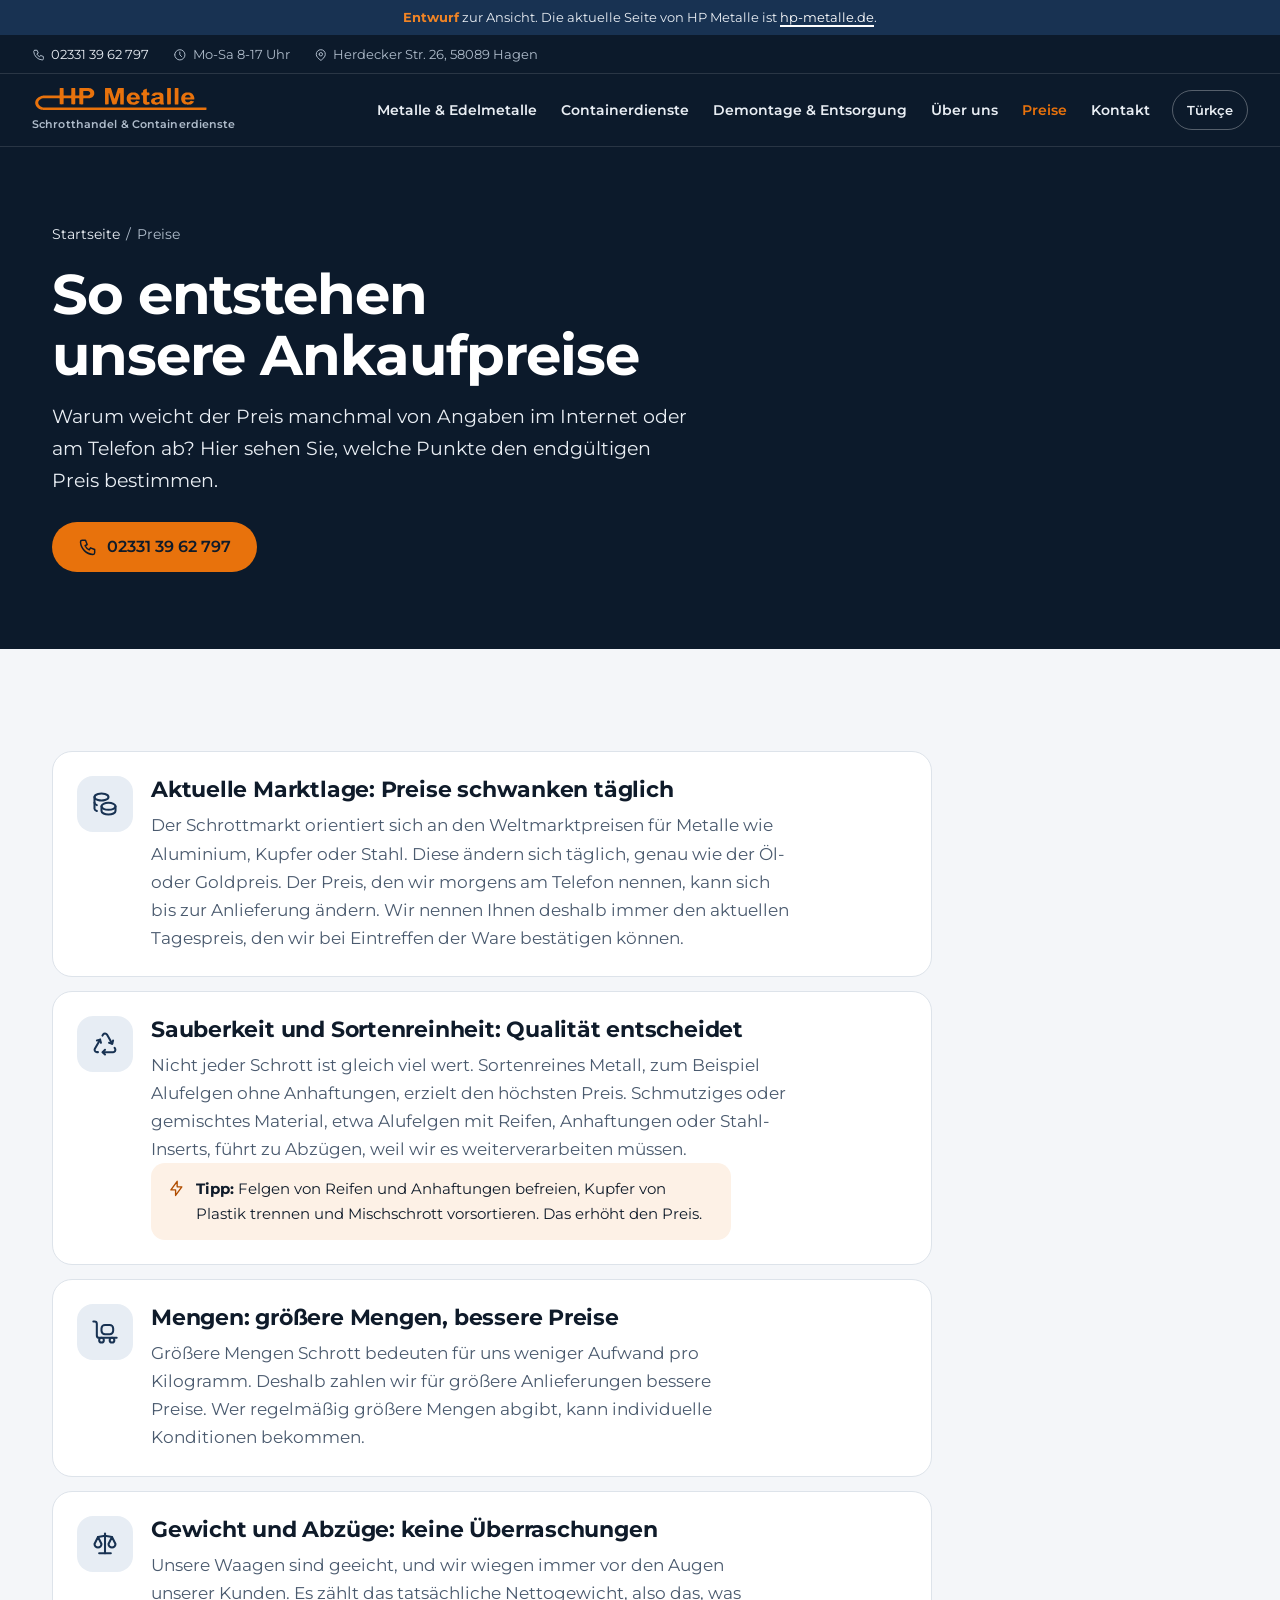
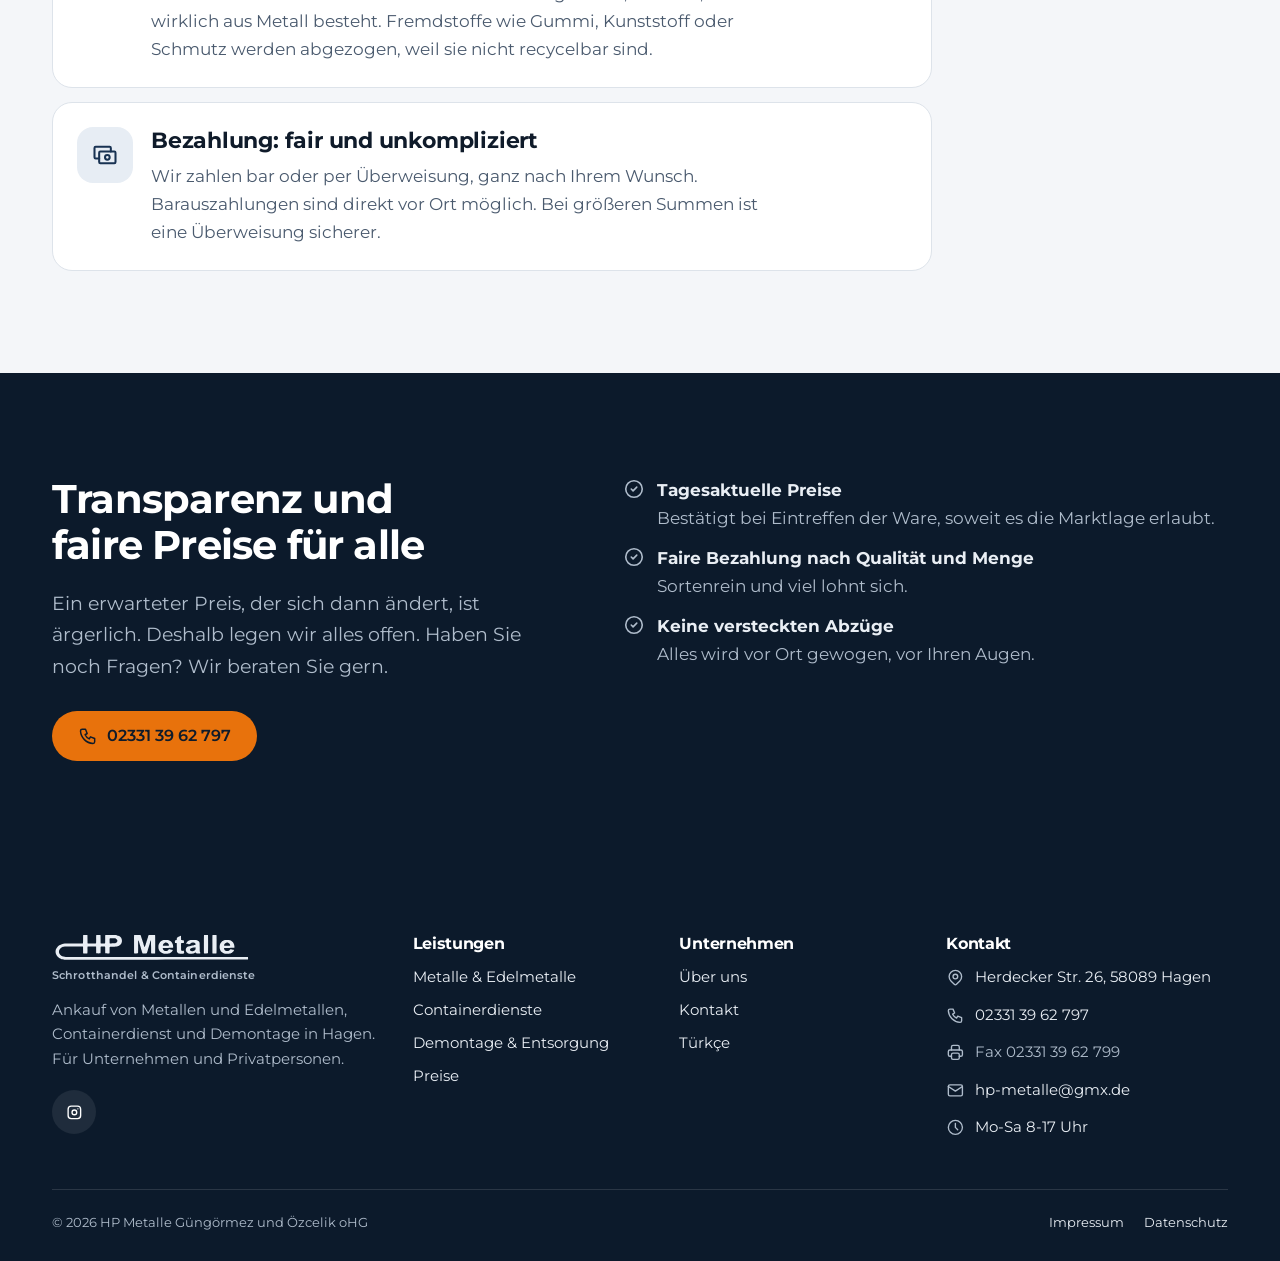
<file: preise/index.html>
<!doctype html>
<html lang="de">
<head>
<meta charset="utf-8">
<meta name="viewport" content="width=device-width, initial-scale=1">
<title>Schrottpreise: So entstehen unsere Ankaufpreise | HP Metalle Hagen</title>
<meta name="description" content="Tagesaktuelle Preise, faire Bezahlung nach Qualität und Menge, keine versteckten Abzüge. So setzen sich unsere Ankaufpreise für Schrott und Metalle zusammen.">
<meta name="robots" content="noindex, nofollow">
<link rel="canonical" href="https://hp-metalle.aki-express.de/preise/">
<meta property="og:type" content="website">
<meta property="og:locale" content="de_DE">
<meta property="og:site_name" content="HP Metalle">
<meta property="og:title" content="Schrottpreise: So entstehen unsere Ankaufpreise | HP Metalle Hagen">
<meta property="og:description" content="Tagesaktuelle Preise, faire Bezahlung nach Qualität und Menge, keine versteckten Abzüge. So setzen sich unsere Ankaufpreise für Schrott und Metalle zusammen.">
<meta property="og:url" content="https://hp-metalle.aki-express.de/preise/">
<meta property="og:image" content="https://hp-metalle.aki-express.de/assets/img/og.jpg">
<meta property="og:image:width" content="1200">
<meta property="og:image:height" content="630">
<meta name="twitter:card" content="summary_large_image">
<meta name="theme-color" content="#0C1A2B">
<link rel="icon" href="../assets/favicon.svg" type="image/svg+xml">
<link rel="icon" href="../assets/favicon-32.png" sizes="32x32" type="image/png">
<link rel="apple-touch-icon" href="../assets/apple-touch-icon.png">
<link rel="preload" href="../assets/fonts/Montserrat-700.woff2" as="font" type="font/woff2" crossorigin>
<link rel="stylesheet" href="../assets/css/site.css">
<script defer src="../assets/js/site.js"></script>
</head>
<body class="page-preise">
<div class="preview-bar"><strong>Entwurf</strong> zur Ansicht. Die aktuelle Seite von HP Metalle ist <a href="https://www.hp-metalle.de/">hp-metalle.de</a>.</div>
<a class="skip" href="#inhalt">Zum Inhalt springen</a>
<div class="topbar"><div class="wrap">
<a href="tel:+4923313962797"><svg class="i" aria-hidden="true" focusable="false" xmlns="http://www.w3.org/2000/svg" viewBox="0 0 24 24" fill="none" stroke="currentColor" stroke-width="1.75" stroke-linecap="round" stroke-linejoin="round" ><path d="M5 4h4l2 5l-2.5 1.5a11 11 0 0 0 5 5l1.5 -2.5l5 2v4a2 2 0 0 1 -2 2a16 16 0 0 1 -15 -15a2 2 0 0 1 2 -2" /></svg>02331&nbsp;39&nbsp;62&nbsp;797</a>
<span><svg class="i" aria-hidden="true" focusable="false" xmlns="http://www.w3.org/2000/svg" viewBox="0 0 24 24" fill="none" stroke="currentColor" stroke-width="1.75" stroke-linecap="round" stroke-linejoin="round" ><path d="M3 12a9 9 0 1 0 18 0a9 9 0 0 0 -18 0" /><path d="M12 7v5l3 3" /></svg>Mo-Sa 8-17&nbsp;Uhr</span>
<span><svg class="i" aria-hidden="true" focusable="false" xmlns="http://www.w3.org/2000/svg" viewBox="0 0 24 24" fill="none" stroke="currentColor" stroke-width="1.75" stroke-linecap="round" stroke-linejoin="round" ><path d="M9 11a3 3 0 1 0 6 0a3 3 0 0 0 -6 0" /><path d="M17.657 16.657l-4.243 4.243a2 2 0 0 1 -2.827 0l-4.244 -4.243a8 8 0 1 1 11.314 0" /></svg>Herdecker Str. 26, 58089 Hagen</span>
</div></div>
<header class="header" data-header>
<div class="wrap">
<a class="brand" href="../" aria-label="HP Metalle, zur Startseite"><svg viewBox="0 0 400 51" role="img" aria-hidden="true" focusable="false"><path fill="currentColor" fill-rule="evenodd" d="M25.86,49.59C25.37,49.54 24.20,49.35 23.26,49.16C22.32,48.97 21.22,48.76 20.82,48.70C20.11,48.60 18.60,48.05 17.47,47.49C17.16,47.33 16.67,47.11 16.39,47.00C15.32,46.58 12.74,44.63 11.42,43.26C8.59,40.31 7.10,36.90 7.10,33.35C7.10,29.84 8.52,26.53 11.28,23.58C11.86,22.96 12.47,22.35 12.64,22.22C14.81,20.59 15.40,20.19 15.89,20.00C16.21,19.88 16.72,19.64 17.02,19.45C17.89,18.93 18.45,18.71 19.80,18.35C20.49,18.17 21.62,17.86 22.31,17.67C23.53,17.33 24.21,17.22 26.57,17.00C27.30,16.93 33.48,16.90 44.55,16.90C59.63,16.91 61.44,16.89 61.66,16.76C62.16,16.42 62.15,16.65 62.17,8.75C62.19,2.26 62.21,1.27 62.36,0.68L62.52,0.00L66.61,0.00C69.80,0.00 70.71,0.03 70.74,0.13C70.99,0.98 71.01,1.78 71.03,8.75C71.05,16.83 71.03,16.49 71.60,16.80C71.89,16.96 87.41,16.96 87.70,16.80C88.27,16.49 88.25,16.82 88.30,8.70C88.35,1.73 88.36,1.21 88.54,0.62L88.73,0.00L92.80,-0.00L96.87,-0.00L97.03,0.78C97.18,1.46 97.20,2.41 97.20,8.80C97.20,16.87 97.17,16.54 97.88,16.81C98.30,16.97 105.31,16.96 105.70,16.80C106.37,16.52 106.35,16.84 106.37,8.75C106.38,2.10 106.40,1.39 106.56,0.73L106.74,0.00L117.38,0.00C127.54,0.00 128.03,0.01 128.28,0.18C128.66,0.44 128.77,0.47 130.38,0.81C131.59,1.06 133.76,1.76 134.41,2.10C134.95,2.40 136.25,3.41 136.93,4.08C138.96,6.07 139.90,8.44 139.90,11.55C139.90,14.48 139.29,16.32 137.59,18.45C136.47,19.86 134.24,21.46 132.85,21.85C132.52,21.94 131.80,22.17 131.25,22.35C129.30,23.01 127.18,23.20 120.70,23.29C115.73,23.35 115.77,23.35 115.42,23.87C115.26,24.12 115.25,24.65 115.20,30.23L115.15,36.32L114.82,36.61C114.50,36.90 114.50,36.90 110.92,36.90C107.72,36.90 107.31,36.88 107.00,36.72C106.36,36.40 106.37,36.58 106.39,30.14C106.41,23.96 106.40,23.72 105.94,23.29C105.68,23.05 105.68,23.05 102.02,23.02C97.95,22.98 97.71,23.01 97.40,23.53C97.21,23.84 97.20,24.08 97.20,29.88C97.20,36.36 97.20,36.38 96.69,36.74C96.48,36.88 96.02,36.90 92.84,36.90C89.25,36.90 89.23,36.90 88.89,36.67C88.31,36.28 88.31,36.31 88.31,29.75C88.30,23.16 88.33,23.47 87.70,23.15C87.22,22.90 72.10,22.93 71.60,23.18C71.01,23.47 71.01,23.43 71.01,30.07C71.01,36.62 71.01,36.53 70.45,36.78C70.07,36.95 63.15,36.95 62.81,36.77C62.16,36.44 62.20,36.78 62.17,29.95C62.15,25.13 62.12,23.70 62.02,23.53C61.71,22.98 62.79,23.01 43.44,23.00C21.78,22.98 23.37,22.87 20.10,24.58C17.45,25.96 15.75,27.68 14.67,30.05C14.12,31.25 14.00,31.87 14.00,33.39C14.00,34.85 14.16,35.60 14.73,36.80C15.48,38.41 17.01,40.18 18.61,41.27C19.54,41.91 22.12,43.10 22.90,43.24C24.58,43.56 25.93,43.73 27.50,43.81C28.41,43.85 110.64,43.89 210.23,43.90C368.38,43.90 391.35,43.92 391.59,44.05C392.07,44.29 392.14,44.64 392.13,46.66C392.12,48.64 392.07,48.87 391.57,49.24C391.29,49.45 391.29,49.45 209.97,49.47C85.89,49.49 28.40,49.53 27.86,49.60C27.42,49.65 27.00,49.69 26.91,49.69C26.82,49.68 26.35,49.63 25.86,49.59ZM226.55,37.60C226.00,37.55 224.97,37.40 224.25,37.26C223.53,37.12 222.59,36.96 222.15,36.90C221.29,36.78 220.34,36.35 218.44,35.24C215.79,33.69 213.67,30.49 213.04,27.10C212.79,25.79 212.79,22.08 213.03,20.67C213.67,16.98 216.22,13.46 219.51,11.71C220.63,11.12 223.00,10.21 223.85,10.05C224.93,9.84 229.93,9.84 231.12,10.05C232.03,10.21 234.28,11.04 235.63,11.71C238.22,13.01 240.21,15.28 241.30,18.17C242.13,20.38 242.65,24.11 242.26,25.05C241.94,25.80 242.70,25.74 231.89,25.80C222.25,25.85 222.21,25.85 221.93,26.06C221.47,26.40 221.43,26.76 221.75,27.77C222.19,29.19 222.64,29.86 223.95,30.99C224.90,31.81 226.26,32.20 228.22,32.20C230.74,32.20 231.71,31.70 233.02,29.71C233.81,28.52 233.89,28.51 237.05,28.98C241.62,29.67 242.06,29.95 241.09,31.54C239.44,34.21 236.22,36.50 233.40,36.99C232.77,37.10 231.76,37.28 231.15,37.39C229.82,37.63 227.90,37.71 226.55,37.60ZM256.82,37.60C255.77,37.49 253.12,36.82 252.64,36.55C251.72,36.01 250.66,34.82 250.26,33.85C249.81,32.77 249.77,32.14 249.71,24.29C249.65,17.01 249.65,16.82 249.45,16.60C249.11,16.22 248.68,16.10 247.63,16.10C245.88,16.10 245.76,15.89 245.82,13.06C245.87,10.50 246.01,10.30 247.81,10.30C249.57,10.30 249.70,10.11 249.70,7.65C249.70,5.46 249.73,5.37 250.69,4.76C251.48,4.25 253.05,3.45 253.98,3.06C254.32,2.93 254.87,2.65 255.19,2.46C255.85,2.05 256.99,1.60 257.33,1.60C257.46,1.60 257.67,1.72 257.81,1.86C258.05,2.12 258.05,2.12 258.10,5.89C258.15,9.90 258.15,9.85 258.64,10.13C258.78,10.21 259.59,10.27 260.95,10.30C263.95,10.37 263.90,10.32 263.90,13.25C263.90,16.13 263.94,16.10 261.03,16.11C258.86,16.11 258.54,16.18 258.27,16.70C258.01,17.21 258.05,29.83 258.31,30.41C258.93,31.76 260.17,32.19 262.01,31.70C263.88,31.20 263.88,31.20 264.37,35.46C264.44,36.11 264.22,36.56 263.73,36.76C263.18,36.99 260.46,37.49 259.14,37.60C257.84,37.71 257.87,37.71 256.82,37.60ZM276.65,37.60C275.95,37.52 273.74,37.07 272.70,36.80C271.84,36.57 269.81,35.09 269.05,34.13C267.49,32.17 267.12,29.73 268.00,27.24C268.59,25.55 270.51,23.76 272.41,23.11C272.87,22.96 273.57,22.69 273.95,22.53C274.85,22.14 276.20,21.84 277.35,21.75C277.84,21.72 278.63,21.60 279.10,21.49C279.57,21.38 280.56,21.18 281.30,21.04C282.04,20.91 283.12,20.66 283.70,20.50C284.28,20.34 285.09,20.16 285.50,20.10C286.87,19.91 287.14,19.65 287.12,18.53C287.09,16.66 285.53,15.44 282.84,15.18C280.13,14.91 278.51,15.44 277.00,17.10C275.60,18.62 275.51,18.63 271.96,18.05C269.43,17.63 269.17,17.55 268.93,17.05C268.39,15.92 270.80,12.71 273.02,11.59C274.34,10.93 276.39,10.22 277.49,10.04C278.91,9.82 287.00,9.89 288.04,10.13C289.99,10.59 292.39,11.76 293.38,12.73C295.32,14.63 295.44,15.30 295.45,24.65C295.46,32.38 295.55,33.34 296.46,35.24C297.02,36.41 296.81,36.90 295.73,36.90C295.41,36.90 293.91,36.91 292.40,36.92C289.14,36.95 289.21,36.97 288.53,35.85C287.76,34.57 287.51,34.54 285.92,35.49C284.22,36.50 283.64,36.76 282.50,36.98C281.92,37.10 281.04,37.28 280.53,37.39C279.41,37.62 277.73,37.72 276.65,37.60ZM349.13,37.59C348.25,37.53 347.22,37.36 344.21,36.80C343.23,36.62 340.62,35.16 339.46,34.13C337.37,32.30 336.14,29.91 335.44,26.32C335.27,25.44 335.25,22.52 335.41,21.64C336.00,18.29 336.73,16.65 338.63,14.43C339.48,13.44 341.09,12.15 342.15,11.63C343.39,11.01 345.66,10.17 346.50,10.03C347.72,9.82 353.39,9.90 354.22,10.14C355.00,10.36 357.48,11.34 358.23,11.71C361.01,13.10 363.37,16.14 364.25,19.47C364.84,21.68 365.11,24.39 364.82,25.12C364.55,25.79 365.20,25.74 354.40,25.80C346.89,25.84 344.60,25.88 344.43,25.97C343.21,26.67 345.00,30.24 347.22,31.54C348.52,32.30 352.30,32.41 353.63,31.73C354.10,31.49 354.69,30.90 355.40,29.95C356.53,28.43 356.30,28.48 359.55,28.98C363.45,29.58 364.00,29.78 364.00,30.59C364.00,31.57 361.74,34.17 359.93,35.28C357.93,36.51 357.47,36.71 356.06,36.96C355.34,37.08 354.43,37.26 354.05,37.34C353.29,37.50 351.20,37.71 350.55,37.68C350.33,37.68 349.69,37.64 349.13,37.59ZM165.17,36.90C164.83,36.86 164.62,36.76 164.42,36.57C164.15,36.30 164.15,36.30 164.12,18.87C164.10,3.16 164.11,1.38 164.26,0.72L164.42,0.00L170.74,0.00L177.05,0.01L177.47,0.93C177.70,1.44 177.94,2.05 178.00,2.30C178.06,2.55 178.28,3.27 178.50,3.90C178.71,4.53 179.14,5.86 179.45,6.85C179.76,7.84 180.15,9.05 180.32,9.55C180.48,10.04 180.76,10.95 180.94,11.55C181.28,12.68 181.70,13.99 182.42,16.20C182.64,16.89 182.93,17.81 183.05,18.25C183.17,18.69 183.39,19.36 183.54,19.75C183.69,20.13 183.92,20.89 184.06,21.44C184.72,24.04 185.52,24.72 186.01,23.08C186.13,22.68 186.39,21.81 186.60,21.15C186.81,20.49 187.21,19.23 187.48,18.35C187.76,17.47 188.13,16.32 188.30,15.80C188.47,15.28 188.74,14.40 188.89,13.85C189.05,13.30 189.36,12.29 189.58,11.60C190.44,8.98 190.89,7.52 191.09,6.79C191.21,6.37 191.41,5.76 191.55,5.43C191.68,5.09 191.89,4.42 192.01,3.94C192.13,3.45 192.47,2.43 192.77,1.68C193.06,0.92 193.30,0.24 193.30,0.15C193.30,0.02 194.01,0.00 199.69,0.00L206.08,0.00L206.24,0.66C206.49,1.63 206.50,35.99 206.25,36.36C205.88,36.93 205.87,36.93 202.37,36.92C199.07,36.91 198.80,36.88 198.45,36.50C198.25,36.28 198.25,36.10 198.20,23.96C198.16,14.50 198.12,11.59 198.03,11.37C197.88,11.04 197.65,10.93 197.45,11.10C197.29,11.23 196.49,13.69 195.96,15.66C195.77,16.37 195.55,17.14 195.46,17.35C195.38,17.57 195.17,18.25 195.01,18.86C194.84,19.47 194.62,20.21 194.51,20.51C194.40,20.81 194.20,21.46 194.07,21.95C193.93,22.45 193.64,23.43 193.42,24.15C192.62,26.71 191.73,29.70 191.14,31.75C190.95,32.41 190.64,33.42 190.46,34.00C190.27,34.58 190.05,35.30 189.96,35.60C189.59,36.93 189.65,36.92 185.26,36.93C182.65,36.93 181.59,36.90 181.43,36.82C180.91,36.54 180.51,35.71 180.01,33.85C179.84,33.24 179.60,32.43 179.46,32.05C179.33,31.66 179.14,31.03 179.06,30.65C178.97,30.26 178.72,29.41 178.50,28.75C178.10,27.53 177.56,25.72 177.13,24.20C177.00,23.73 176.72,22.81 176.50,22.15C176.28,21.49 176.01,20.57 175.90,20.11C175.78,19.65 175.60,19.04 175.49,18.76C175.38,18.48 175.23,17.98 175.14,17.65C175.06,17.32 174.79,16.40 174.55,15.60C174.31,14.80 174.05,13.83 173.96,13.45C173.70,12.30 172.91,10.96 172.61,11.14C172.32,11.32 172.30,12.21 172.30,24.00C172.30,36.91 172.32,36.33 171.79,36.73C171.54,36.91 171.33,36.92 168.59,36.93C166.97,36.94 165.44,36.93 165.17,36.90ZM304.70,36.89C304.29,36.80 304.02,36.55 303.90,36.11C303.71,35.42 303.77,1.81 303.96,0.82L304.13,0.00L308.00,-0.00L311.88,-0.00L312.04,0.87C312.25,2.02 312.28,35.60 312.07,36.19C311.82,36.92 311.81,36.92 308.22,36.93C306.45,36.94 304.87,36.92 304.70,36.89ZM321.84,36.92C321.41,36.85 321.08,36.66 320.95,36.39C320.77,36.05 320.73,1.70 320.90,0.90C321.13,-0.12 320.58,-0.00 324.99,-0.00L328.87,-0.00L329.04,1.02C329.20,1.97 329.21,3.41 329.18,19.10C329.15,37.84 329.19,36.48 328.59,36.81C328.40,36.91 322.41,37.01 321.84,36.92ZM283.07,32.15C284.87,31.62 285.54,31.14 286.58,29.64C287.09,28.91 287.39,26.13 287.06,25.26C286.81,24.62 286.56,24.54 285.50,24.80C285.03,24.91 284.40,25.00 284.10,25.00C283.44,25.00 281.94,25.24 281.25,25.45C280.98,25.54 280.26,25.74 279.67,25.91C277.18,26.59 275.99,27.63 276.01,29.09C276.02,29.81 276.15,30.16 276.69,30.90C277.24,31.65 277.42,31.78 278.50,32.19C280.11,32.81 280.88,32.80 283.07,32.15ZM233.62,21.21C234.42,20.32 233.44,17.91 231.76,16.65C229.50,14.95 227.45,14.70 225.15,15.85C223.39,16.72 222.35,17.82 221.90,19.28C221.50,20.58 221.70,21.23 222.60,21.54C222.68,21.56 225.13,21.58 228.03,21.57L233.32,21.55L233.62,21.21ZM355.62,21.50C356.42,21.27 356.59,20.59 356.16,19.25C355.67,17.72 354.75,16.74 352.95,15.84C350.53,14.64 348.31,14.99 346.00,16.93C344.22,18.42 343.59,21.10 344.93,21.49C345.38,21.62 355.15,21.63 355.62,21.50ZM126.39,16.63C127.51,16.33 129.10,15.36 129.74,14.59C130.80,13.33 131.09,11.31 130.40,9.95C129.84,8.85 129.56,8.53 128.52,7.85C126.69,6.66 126.19,6.58 120.45,6.62C116.56,6.65 116.12,6.67 115.83,6.83C115.19,7.18 115.19,7.15 115.22,11.83C115.26,16.88 115.19,16.66 116.65,16.84C117.56,16.95 125.88,16.77 126.39,16.63Z"/></svg><span class="brand__tag">Schrotthandel &amp; Containerdienste</span></a>
<a class="header__lang" href="../turkce/" hreflang="tr" lang="tr">Türkçe</a>
<button class="menu-btn" type="button" aria-expanded="false" aria-controls="nav" aria-label="Menü öffnen"><svg class="i i--open" aria-hidden="true" focusable="false" xmlns="http://www.w3.org/2000/svg" viewBox="0 0 24 24" fill="none" stroke="currentColor" stroke-width="1.75" stroke-linecap="round" stroke-linejoin="round" ><path d="M4 6l16 0" /><path d="M4 12l16 0" /><path d="M4 18l16 0" /></svg><svg class="i i--close" aria-hidden="true" focusable="false" xmlns="http://www.w3.org/2000/svg" viewBox="0 0 24 24" fill="none" stroke="currentColor" stroke-width="1.75" stroke-linecap="round" stroke-linejoin="round" ><path d="M18 6l-12 12" /><path d="M6 6l12 12" /></svg></button>
<nav class="nav" id="nav" aria-label="Hauptmenü"><a href="../metalle-_-edelmetalle/">Metalle &amp; Edelmetalle</a><a href="../containerdienste/">Containerdienste</a><a href="../demontage-_-entsorgung/">Demontage &amp; Entsorgung</a><a href="../ueber-uns/">Über uns</a><a href="../preise/" aria-current="page">Preise</a><a href="../common/info/kontaktieren-sie-uns.html">Kontakt</a><a class="nav__lang" href="../turkce/" hreflang="tr" lang="tr">Türkçe</a><a class="nav__tel" href="tel:+4923313962797"><svg class="i" aria-hidden="true" focusable="false" xmlns="http://www.w3.org/2000/svg" viewBox="0 0 24 24" fill="none" stroke="currentColor" stroke-width="1.75" stroke-linecap="round" stroke-linejoin="round" ><path d="M5 4h4l2 5l-2.5 1.5a11 11 0 0 0 5 5l1.5 -2.5l5 2v4a2 2 0 0 1 -2 2a16 16 0 0 1 -15 -15a2 2 0 0 1 2 -2" /></svg>02331&nbsp;39&nbsp;62&nbsp;797</a></nav>
<a class="btn btn--primary header__cta" href="tel:+4923313962797"><svg class="i" aria-hidden="true" focusable="false" xmlns="http://www.w3.org/2000/svg" viewBox="0 0 24 24" fill="none" stroke="currentColor" stroke-width="1.75" stroke-linecap="round" stroke-linejoin="round" ><path d="M5 4h4l2 5l-2.5 1.5a11 11 0 0 0 5 5l1.5 -2.5l5 2v4a2 2 0 0 1 -2 2a16 16 0 0 1 -15 -15a2 2 0 0 1 2 -2" /></svg>02331&nbsp;39&nbsp;62&nbsp;797</a>
</div>
</header>
<main id="inhalt">
<section class="page-hero page-hero--plain">
<div class="wrap">
<nav aria-label="Brotkrumen"><ol class="crumbs"><li><a href="../">Startseite</a></li><li aria-current="page">Preise</li></ol></nav>
<h1>So entstehen unsere Ankaufpreise</h1>
<p>Warum weicht der Preis manchmal von Angaben im Internet oder am Telefon ab? Hier sehen Sie, welche Punkte den endgültigen Preis bestimmen.</p>
<div class="hero__ctas">
<a class="btn btn--primary" href="tel:+4923313962797"><svg class="i" aria-hidden="true" focusable="false" xmlns="http://www.w3.org/2000/svg" viewBox="0 0 24 24" fill="none" stroke="currentColor" stroke-width="1.75" stroke-linecap="round" stroke-linejoin="round" ><path d="M5 4h4l2 5l-2.5 1.5a11 11 0 0 0 5 5l1.5 -2.5l5 2v4a2 2 0 0 1 -2 2a16 16 0 0 1 -15 -15a2 2 0 0 1 2 -2" /></svg>02331&nbsp;39&nbsp;62&nbsp;797</a>
</div>
</div>
</section>
<section class="section" aria-label="Die fünf Preisfaktoren">
<div class="wrap">
<ol class="factors">
<li><span class="ico"><svg class="i" aria-hidden="true" focusable="false" xmlns="http://www.w3.org/2000/svg" viewBox="0 0 24 24" fill="none" stroke="currentColor" stroke-width="1.75" stroke-linecap="round" stroke-linejoin="round" ><path d="M9 14c0 1.657 2.686 3 6 3s6 -1.343 6 -3s-2.686 -3 -6 -3s-6 1.343 -6 3" /><path d="M9 14v4c0 1.656 2.686 3 6 3s6 -1.344 6 -3v-4" /><path d="M3 6c0 1.072 1.144 2.062 3 2.598s4.144 .536 6 0c1.856 -.536 3 -1.526 3 -2.598c0 -1.072 -1.144 -2.062 -3 -2.598s-4.144 -.536 -6 0c-1.856 .536 -3 1.526 -3 2.598" /><path d="M3 6v10c0 .888 .772 1.45 2 2" /><path d="M3 11c0 .888 .772 1.45 2 2" /></svg></span><div>
<h2 class="h3">Aktuelle Marktlage: Preise schwanken täglich</h2>
<p>Der Schrottmarkt orientiert sich an den Weltmarktpreisen für Metalle wie Aluminium, Kupfer oder Stahl. Diese ändern sich täglich, genau wie der Öl- oder Goldpreis. Der Preis, den wir morgens am Telefon nennen, kann sich bis zur Anlieferung ändern. Wir nennen Ihnen deshalb immer den aktuellen Tagespreis, den wir bei Eintreffen der Ware bestätigen können.</p>
</div></li>
<li><span class="ico"><svg class="i" aria-hidden="true" focusable="false" xmlns="http://www.w3.org/2000/svg" viewBox="0 0 24 24" fill="none" stroke="currentColor" stroke-width="1.75" stroke-linecap="round" stroke-linejoin="round" ><path d="M12 17l-2 2l2 2" /><path d="M10 19h9a2 2 0 0 0 1.75 -2.75l-.55 -1" /><path d="M8.536 11l-.732 -2.732l-2.732 .732" /><path d="M7.804 8.268l-4.5 7.794a2 2 0 0 0 1.506 2.89l1.141 .024" /><path d="M15.464 11l2.732 .732l.732 -2.732" /><path d="M18.196 11.732l-4.5 -7.794a2 2 0 0 0 -3.256 -.14l-.591 .976" /></svg></span><div>
<h2 class="h3">Sauberkeit und Sortenreinheit: Qualität entscheidet</h2>
<p>Nicht jeder Schrott ist gleich viel wert. Sortenreines Metall, zum Beispiel Alufelgen ohne Anhaftungen, erzielt den höchsten Preis. Schmutziges oder gemischtes Material, etwa Alufelgen mit Reifen, Anhaftungen oder Stahl-Inserts, führt zu Abzügen, weil wir es weiterverarbeiten müssen.</p>
<p class="tip"><svg class="i" aria-hidden="true" focusable="false" xmlns="http://www.w3.org/2000/svg" viewBox="0 0 24 24" fill="none" stroke="currentColor" stroke-width="1.75" stroke-linecap="round" stroke-linejoin="round" ><path d="M13 3l0 7l6 0l-8 11l0 -7l-6 0l8 -11" /></svg><span><strong>Tipp:</strong> Felgen von Reifen und Anhaftungen befreien, Kupfer von Plastik trennen und Mischschrott vorsortieren. Das erhöht den Preis.</span></p>
</div></li>
<li><span class="ico"><svg class="i" aria-hidden="true" focusable="false" xmlns="http://www.w3.org/2000/svg" viewBox="0 0 24 24" fill="none" stroke="currentColor" stroke-width="1.75" stroke-linecap="round" stroke-linejoin="round" ><path d="M2 3h1a2 2 0 0 1 2 2v10a2 2 0 0 0 2 2h15" /><path d="M9 9a3 3 0 0 1 3 -3h4a3 3 0 0 1 3 3v2a3 3 0 0 1 -3 3h-4a3 3 0 0 1 -3 -3l0 -2" /><path d="M7 19a2 2 0 1 0 4 0a2 2 0 1 0 -4 0" /><path d="M16 19a2 2 0 1 0 4 0a2 2 0 1 0 -4 0" /></svg></span><div>
<h2 class="h3">Mengen: größere Mengen, bessere Preise</h2>
<p>Größere Mengen Schrott bedeuten für uns weniger Aufwand pro Kilogramm. Deshalb zahlen wir für größere Anlieferungen bessere Preise. Wer regelmäßig größere Mengen abgibt, kann individuelle Konditionen bekommen.</p>
</div></li>
<li><span class="ico"><svg class="i" aria-hidden="true" focusable="false" xmlns="http://www.w3.org/2000/svg" viewBox="0 0 24 24" fill="none" stroke="currentColor" stroke-width="1.75" stroke-linecap="round" stroke-linejoin="round" ><path d="M7 20l10 0" /><path d="M6 6l6 -1l6 1" /><path d="M12 3l0 17" /><path d="M9 12l-3 -6l-3 6a3 3 0 0 0 6 0" /><path d="M21 12l-3 -6l-3 6a3 3 0 0 0 6 0" /></svg></span><div>
<h2 class="h3">Gewicht und Abzüge: keine Überraschungen</h2>
<p>Unsere Waagen sind geeicht, und wir wiegen immer vor den Augen unserer Kunden. Es zählt das tatsächliche Nettogewicht, also das, was wirklich aus Metall besteht. Fremdstoffe wie Gummi, Kunststoff oder Schmutz werden abgezogen, weil sie nicht recycelbar sind.</p>
</div></li>
<li><span class="ico"><svg class="i" aria-hidden="true" focusable="false" xmlns="http://www.w3.org/2000/svg" viewBox="0 0 24 24" fill="none" stroke="currentColor" stroke-width="1.75" stroke-linecap="round" stroke-linejoin="round" ><path d="M7 15h-3a1 1 0 0 1 -1 -1v-8a1 1 0 0 1 1 -1h12a1 1 0 0 1 1 1v3" /><path d="M7 10a1 1 0 0 1 1 -1h12a1 1 0 0 1 1 1v8a1 1 0 0 1 -1 1h-12a1 1 0 0 1 -1 -1l0 -8" /><path d="M12 14a2 2 0 1 0 4 0a2 2 0 0 0 -4 0" /></svg></span><div>
<h2 class="h3">Bezahlung: fair und unkompliziert</h2>
<p>Wir zahlen bar oder per Überweisung, ganz nach Ihrem Wunsch. Barauszahlungen sind direkt vor Ort möglich. Bei größeren Summen ist eine Überweisung sicherer.</p>
</div></li>
</ol>
</div>
</section>
<section class="section band" aria-labelledby="fazit-title">
<div class="wrap band__grid">
<div>
<h2 id="fazit-title">Transparenz und faire Preise für alle</h2>
<p class="lead">Ein erwarteter Preis, der sich dann ändert, ist ärgerlich. Deshalb legen wir alles offen. Haben Sie noch Fragen? Wir beraten Sie gern.</p>
<div class="band__actions">
<a class="btn btn--primary" href="tel:+4923313962797"><svg class="i" aria-hidden="true" focusable="false" xmlns="http://www.w3.org/2000/svg" viewBox="0 0 24 24" fill="none" stroke="currentColor" stroke-width="1.75" stroke-linecap="round" stroke-linejoin="round" ><path d="M5 4h4l2 5l-2.5 1.5a11 11 0 0 0 5 5l1.5 -2.5l5 2v4a2 2 0 0 1 -2 2a16 16 0 0 1 -15 -15a2 2 0 0 1 2 -2" /></svg>02331&nbsp;39&nbsp;62&nbsp;797</a>
</div>
</div>
<ul class="checks checks--band">
<li><svg class="i" aria-hidden="true" focusable="false" xmlns="http://www.w3.org/2000/svg" viewBox="0 0 24 24" fill="none" stroke="currentColor" stroke-width="1.75" stroke-linecap="round" stroke-linejoin="round" ><path d="M3 12a9 9 0 1 0 18 0a9 9 0 1 0 -18 0" /><path d="M9 12l2 2l4 -4" /></svg><div><strong>Tagesaktuelle Preise</strong><span>Bestätigt bei Eintreffen der Ware, soweit es die Marktlage erlaubt.</span></div></li>
<li><svg class="i" aria-hidden="true" focusable="false" xmlns="http://www.w3.org/2000/svg" viewBox="0 0 24 24" fill="none" stroke="currentColor" stroke-width="1.75" stroke-linecap="round" stroke-linejoin="round" ><path d="M3 12a9 9 0 1 0 18 0a9 9 0 1 0 -18 0" /><path d="M9 12l2 2l4 -4" /></svg><div><strong>Faire Bezahlung nach Qualität und Menge</strong><span>Sortenrein und viel lohnt sich.</span></div></li>
<li><svg class="i" aria-hidden="true" focusable="false" xmlns="http://www.w3.org/2000/svg" viewBox="0 0 24 24" fill="none" stroke="currentColor" stroke-width="1.75" stroke-linecap="round" stroke-linejoin="round" ><path d="M3 12a9 9 0 1 0 18 0a9 9 0 1 0 -18 0" /><path d="M9 12l2 2l4 -4" /></svg><div><strong>Keine versteckten Abzüge</strong><span>Alles wird vor Ort gewogen, vor Ihren Augen.</span></div></li>
</ul>
</div>
</section>
</main>
<footer class="footer">
<div class="wrap">
<div class="footer__grid">
<div>
<a class="brand" href="../" aria-label="HP Metalle, zur Startseite"><svg viewBox="0 0 400 51" role="img" aria-hidden="true" focusable="false"><path fill="currentColor" fill-rule="evenodd" d="M25.86,49.59C25.37,49.54 24.20,49.35 23.26,49.16C22.32,48.97 21.22,48.76 20.82,48.70C20.11,48.60 18.60,48.05 17.47,47.49C17.16,47.33 16.67,47.11 16.39,47.00C15.32,46.58 12.74,44.63 11.42,43.26C8.59,40.31 7.10,36.90 7.10,33.35C7.10,29.84 8.52,26.53 11.28,23.58C11.86,22.96 12.47,22.35 12.64,22.22C14.81,20.59 15.40,20.19 15.89,20.00C16.21,19.88 16.72,19.64 17.02,19.45C17.89,18.93 18.45,18.71 19.80,18.35C20.49,18.17 21.62,17.86 22.31,17.67C23.53,17.33 24.21,17.22 26.57,17.00C27.30,16.93 33.48,16.90 44.55,16.90C59.63,16.91 61.44,16.89 61.66,16.76C62.16,16.42 62.15,16.65 62.17,8.75C62.19,2.26 62.21,1.27 62.36,0.68L62.52,0.00L66.61,0.00C69.80,0.00 70.71,0.03 70.74,0.13C70.99,0.98 71.01,1.78 71.03,8.75C71.05,16.83 71.03,16.49 71.60,16.80C71.89,16.96 87.41,16.96 87.70,16.80C88.27,16.49 88.25,16.82 88.30,8.70C88.35,1.73 88.36,1.21 88.54,0.62L88.73,0.00L92.80,-0.00L96.87,-0.00L97.03,0.78C97.18,1.46 97.20,2.41 97.20,8.80C97.20,16.87 97.17,16.54 97.88,16.81C98.30,16.97 105.31,16.96 105.70,16.80C106.37,16.52 106.35,16.84 106.37,8.75C106.38,2.10 106.40,1.39 106.56,0.73L106.74,0.00L117.38,0.00C127.54,0.00 128.03,0.01 128.28,0.18C128.66,0.44 128.77,0.47 130.38,0.81C131.59,1.06 133.76,1.76 134.41,2.10C134.95,2.40 136.25,3.41 136.93,4.08C138.96,6.07 139.90,8.44 139.90,11.55C139.90,14.48 139.29,16.32 137.59,18.45C136.47,19.86 134.24,21.46 132.85,21.85C132.52,21.94 131.80,22.17 131.25,22.35C129.30,23.01 127.18,23.20 120.70,23.29C115.73,23.35 115.77,23.35 115.42,23.87C115.26,24.12 115.25,24.65 115.20,30.23L115.15,36.32L114.82,36.61C114.50,36.90 114.50,36.90 110.92,36.90C107.72,36.90 107.31,36.88 107.00,36.72C106.36,36.40 106.37,36.58 106.39,30.14C106.41,23.96 106.40,23.72 105.94,23.29C105.68,23.05 105.68,23.05 102.02,23.02C97.95,22.98 97.71,23.01 97.40,23.53C97.21,23.84 97.20,24.08 97.20,29.88C97.20,36.36 97.20,36.38 96.69,36.74C96.48,36.88 96.02,36.90 92.84,36.90C89.25,36.90 89.23,36.90 88.89,36.67C88.31,36.28 88.31,36.31 88.31,29.75C88.30,23.16 88.33,23.47 87.70,23.15C87.22,22.90 72.10,22.93 71.60,23.18C71.01,23.47 71.01,23.43 71.01,30.07C71.01,36.62 71.01,36.53 70.45,36.78C70.07,36.95 63.15,36.95 62.81,36.77C62.16,36.44 62.20,36.78 62.17,29.95C62.15,25.13 62.12,23.70 62.02,23.53C61.71,22.98 62.79,23.01 43.44,23.00C21.78,22.98 23.37,22.87 20.10,24.58C17.45,25.96 15.75,27.68 14.67,30.05C14.12,31.25 14.00,31.87 14.00,33.39C14.00,34.85 14.16,35.60 14.73,36.80C15.48,38.41 17.01,40.18 18.61,41.27C19.54,41.91 22.12,43.10 22.90,43.24C24.58,43.56 25.93,43.73 27.50,43.81C28.41,43.85 110.64,43.89 210.23,43.90C368.38,43.90 391.35,43.92 391.59,44.05C392.07,44.29 392.14,44.64 392.13,46.66C392.12,48.64 392.07,48.87 391.57,49.24C391.29,49.45 391.29,49.45 209.97,49.47C85.89,49.49 28.40,49.53 27.86,49.60C27.42,49.65 27.00,49.69 26.91,49.69C26.82,49.68 26.35,49.63 25.86,49.59ZM226.55,37.60C226.00,37.55 224.97,37.40 224.25,37.26C223.53,37.12 222.59,36.96 222.15,36.90C221.29,36.78 220.34,36.35 218.44,35.24C215.79,33.69 213.67,30.49 213.04,27.10C212.79,25.79 212.79,22.08 213.03,20.67C213.67,16.98 216.22,13.46 219.51,11.71C220.63,11.12 223.00,10.21 223.85,10.05C224.93,9.84 229.93,9.84 231.12,10.05C232.03,10.21 234.28,11.04 235.63,11.71C238.22,13.01 240.21,15.28 241.30,18.17C242.13,20.38 242.65,24.11 242.26,25.05C241.94,25.80 242.70,25.74 231.89,25.80C222.25,25.85 222.21,25.85 221.93,26.06C221.47,26.40 221.43,26.76 221.75,27.77C222.19,29.19 222.64,29.86 223.95,30.99C224.90,31.81 226.26,32.20 228.22,32.20C230.74,32.20 231.71,31.70 233.02,29.71C233.81,28.52 233.89,28.51 237.05,28.98C241.62,29.67 242.06,29.95 241.09,31.54C239.44,34.21 236.22,36.50 233.40,36.99C232.77,37.10 231.76,37.28 231.15,37.39C229.82,37.63 227.90,37.71 226.55,37.60ZM256.82,37.60C255.77,37.49 253.12,36.82 252.64,36.55C251.72,36.01 250.66,34.82 250.26,33.85C249.81,32.77 249.77,32.14 249.71,24.29C249.65,17.01 249.65,16.82 249.45,16.60C249.11,16.22 248.68,16.10 247.63,16.10C245.88,16.10 245.76,15.89 245.82,13.06C245.87,10.50 246.01,10.30 247.81,10.30C249.57,10.30 249.70,10.11 249.70,7.65C249.70,5.46 249.73,5.37 250.69,4.76C251.48,4.25 253.05,3.45 253.98,3.06C254.32,2.93 254.87,2.65 255.19,2.46C255.85,2.05 256.99,1.60 257.33,1.60C257.46,1.60 257.67,1.72 257.81,1.86C258.05,2.12 258.05,2.12 258.10,5.89C258.15,9.90 258.15,9.85 258.64,10.13C258.78,10.21 259.59,10.27 260.95,10.30C263.95,10.37 263.90,10.32 263.90,13.25C263.90,16.13 263.94,16.10 261.03,16.11C258.86,16.11 258.54,16.18 258.27,16.70C258.01,17.21 258.05,29.83 258.31,30.41C258.93,31.76 260.17,32.19 262.01,31.70C263.88,31.20 263.88,31.20 264.37,35.46C264.44,36.11 264.22,36.56 263.73,36.76C263.18,36.99 260.46,37.49 259.14,37.60C257.84,37.71 257.87,37.71 256.82,37.60ZM276.65,37.60C275.95,37.52 273.74,37.07 272.70,36.80C271.84,36.57 269.81,35.09 269.05,34.13C267.49,32.17 267.12,29.73 268.00,27.24C268.59,25.55 270.51,23.76 272.41,23.11C272.87,22.96 273.57,22.69 273.95,22.53C274.85,22.14 276.20,21.84 277.35,21.75C277.84,21.72 278.63,21.60 279.10,21.49C279.57,21.38 280.56,21.18 281.30,21.04C282.04,20.91 283.12,20.66 283.70,20.50C284.28,20.34 285.09,20.16 285.50,20.10C286.87,19.91 287.14,19.65 287.12,18.53C287.09,16.66 285.53,15.44 282.84,15.18C280.13,14.91 278.51,15.44 277.00,17.10C275.60,18.62 275.51,18.63 271.96,18.05C269.43,17.63 269.17,17.55 268.93,17.05C268.39,15.92 270.80,12.71 273.02,11.59C274.34,10.93 276.39,10.22 277.49,10.04C278.91,9.82 287.00,9.89 288.04,10.13C289.99,10.59 292.39,11.76 293.38,12.73C295.32,14.63 295.44,15.30 295.45,24.65C295.46,32.38 295.55,33.34 296.46,35.24C297.02,36.41 296.81,36.90 295.73,36.90C295.41,36.90 293.91,36.91 292.40,36.92C289.14,36.95 289.21,36.97 288.53,35.85C287.76,34.57 287.51,34.54 285.92,35.49C284.22,36.50 283.64,36.76 282.50,36.98C281.92,37.10 281.04,37.28 280.53,37.39C279.41,37.62 277.73,37.72 276.65,37.60ZM349.13,37.59C348.25,37.53 347.22,37.36 344.21,36.80C343.23,36.62 340.62,35.16 339.46,34.13C337.37,32.30 336.14,29.91 335.44,26.32C335.27,25.44 335.25,22.52 335.41,21.64C336.00,18.29 336.73,16.65 338.63,14.43C339.48,13.44 341.09,12.15 342.15,11.63C343.39,11.01 345.66,10.17 346.50,10.03C347.72,9.82 353.39,9.90 354.22,10.14C355.00,10.36 357.48,11.34 358.23,11.71C361.01,13.10 363.37,16.14 364.25,19.47C364.84,21.68 365.11,24.39 364.82,25.12C364.55,25.79 365.20,25.74 354.40,25.80C346.89,25.84 344.60,25.88 344.43,25.97C343.21,26.67 345.00,30.24 347.22,31.54C348.52,32.30 352.30,32.41 353.63,31.73C354.10,31.49 354.69,30.90 355.40,29.95C356.53,28.43 356.30,28.48 359.55,28.98C363.45,29.58 364.00,29.78 364.00,30.59C364.00,31.57 361.74,34.17 359.93,35.28C357.93,36.51 357.47,36.71 356.06,36.96C355.34,37.08 354.43,37.26 354.05,37.34C353.29,37.50 351.20,37.71 350.55,37.68C350.33,37.68 349.69,37.64 349.13,37.59ZM165.17,36.90C164.83,36.86 164.62,36.76 164.42,36.57C164.15,36.30 164.15,36.30 164.12,18.87C164.10,3.16 164.11,1.38 164.26,0.72L164.42,0.00L170.74,0.00L177.05,0.01L177.47,0.93C177.70,1.44 177.94,2.05 178.00,2.30C178.06,2.55 178.28,3.27 178.50,3.90C178.71,4.53 179.14,5.86 179.45,6.85C179.76,7.84 180.15,9.05 180.32,9.55C180.48,10.04 180.76,10.95 180.94,11.55C181.28,12.68 181.70,13.99 182.42,16.20C182.64,16.89 182.93,17.81 183.05,18.25C183.17,18.69 183.39,19.36 183.54,19.75C183.69,20.13 183.92,20.89 184.06,21.44C184.72,24.04 185.52,24.72 186.01,23.08C186.13,22.68 186.39,21.81 186.60,21.15C186.81,20.49 187.21,19.23 187.48,18.35C187.76,17.47 188.13,16.32 188.30,15.80C188.47,15.28 188.74,14.40 188.89,13.85C189.05,13.30 189.36,12.29 189.58,11.60C190.44,8.98 190.89,7.52 191.09,6.79C191.21,6.37 191.41,5.76 191.55,5.43C191.68,5.09 191.89,4.42 192.01,3.94C192.13,3.45 192.47,2.43 192.77,1.68C193.06,0.92 193.30,0.24 193.30,0.15C193.30,0.02 194.01,0.00 199.69,0.00L206.08,0.00L206.24,0.66C206.49,1.63 206.50,35.99 206.25,36.36C205.88,36.93 205.87,36.93 202.37,36.92C199.07,36.91 198.80,36.88 198.45,36.50C198.25,36.28 198.25,36.10 198.20,23.96C198.16,14.50 198.12,11.59 198.03,11.37C197.88,11.04 197.65,10.93 197.45,11.10C197.29,11.23 196.49,13.69 195.96,15.66C195.77,16.37 195.55,17.14 195.46,17.35C195.38,17.57 195.17,18.25 195.01,18.86C194.84,19.47 194.62,20.21 194.51,20.51C194.40,20.81 194.20,21.46 194.07,21.95C193.93,22.45 193.64,23.43 193.42,24.15C192.62,26.71 191.73,29.70 191.14,31.75C190.95,32.41 190.64,33.42 190.46,34.00C190.27,34.58 190.05,35.30 189.96,35.60C189.59,36.93 189.65,36.92 185.26,36.93C182.65,36.93 181.59,36.90 181.43,36.82C180.91,36.54 180.51,35.71 180.01,33.85C179.84,33.24 179.60,32.43 179.46,32.05C179.33,31.66 179.14,31.03 179.06,30.65C178.97,30.26 178.72,29.41 178.50,28.75C178.10,27.53 177.56,25.72 177.13,24.20C177.00,23.73 176.72,22.81 176.50,22.15C176.28,21.49 176.01,20.57 175.90,20.11C175.78,19.65 175.60,19.04 175.49,18.76C175.38,18.48 175.23,17.98 175.14,17.65C175.06,17.32 174.79,16.40 174.55,15.60C174.31,14.80 174.05,13.83 173.96,13.45C173.70,12.30 172.91,10.96 172.61,11.14C172.32,11.32 172.30,12.21 172.30,24.00C172.30,36.91 172.32,36.33 171.79,36.73C171.54,36.91 171.33,36.92 168.59,36.93C166.97,36.94 165.44,36.93 165.17,36.90ZM304.70,36.89C304.29,36.80 304.02,36.55 303.90,36.11C303.71,35.42 303.77,1.81 303.96,0.82L304.13,0.00L308.00,-0.00L311.88,-0.00L312.04,0.87C312.25,2.02 312.28,35.60 312.07,36.19C311.82,36.92 311.81,36.92 308.22,36.93C306.45,36.94 304.87,36.92 304.70,36.89ZM321.84,36.92C321.41,36.85 321.08,36.66 320.95,36.39C320.77,36.05 320.73,1.70 320.90,0.90C321.13,-0.12 320.58,-0.00 324.99,-0.00L328.87,-0.00L329.04,1.02C329.20,1.97 329.21,3.41 329.18,19.10C329.15,37.84 329.19,36.48 328.59,36.81C328.40,36.91 322.41,37.01 321.84,36.92ZM283.07,32.15C284.87,31.62 285.54,31.14 286.58,29.64C287.09,28.91 287.39,26.13 287.06,25.26C286.81,24.62 286.56,24.54 285.50,24.80C285.03,24.91 284.40,25.00 284.10,25.00C283.44,25.00 281.94,25.24 281.25,25.45C280.98,25.54 280.26,25.74 279.67,25.91C277.18,26.59 275.99,27.63 276.01,29.09C276.02,29.81 276.15,30.16 276.69,30.90C277.24,31.65 277.42,31.78 278.50,32.19C280.11,32.81 280.88,32.80 283.07,32.15ZM233.62,21.21C234.42,20.32 233.44,17.91 231.76,16.65C229.50,14.95 227.45,14.70 225.15,15.85C223.39,16.72 222.35,17.82 221.90,19.28C221.50,20.58 221.70,21.23 222.60,21.54C222.68,21.56 225.13,21.58 228.03,21.57L233.32,21.55L233.62,21.21ZM355.62,21.50C356.42,21.27 356.59,20.59 356.16,19.25C355.67,17.72 354.75,16.74 352.95,15.84C350.53,14.64 348.31,14.99 346.00,16.93C344.22,18.42 343.59,21.10 344.93,21.49C345.38,21.62 355.15,21.63 355.62,21.50ZM126.39,16.63C127.51,16.33 129.10,15.36 129.74,14.59C130.80,13.33 131.09,11.31 130.40,9.95C129.84,8.85 129.56,8.53 128.52,7.85C126.69,6.66 126.19,6.58 120.45,6.62C116.56,6.65 116.12,6.67 115.83,6.83C115.19,7.18 115.19,7.15 115.22,11.83C115.26,16.88 115.19,16.66 116.65,16.84C117.56,16.95 125.88,16.77 126.39,16.63Z"/></svg><span class="brand__tag">Schrotthandel &amp; Containerdienste</span></a>
<p>Ankauf von Metallen und Edelmetallen, Containerdienst und Demontage in Hagen. Für Unternehmen und Privatpersonen.</p>
<div class="social"><a href="https://www.instagram.com/hp_metalle/" target="_blank" rel="noopener" aria-label="HP Metalle auf Instagram"><svg class="i" aria-hidden="true" focusable="false" xmlns="http://www.w3.org/2000/svg" viewBox="0 0 24 24" fill="none" stroke="currentColor" stroke-width="1.75" stroke-linecap="round" stroke-linejoin="round" ><path d="M4 8a4 4 0 0 1 4 -4h8a4 4 0 0 1 4 4v8a4 4 0 0 1 -4 4h-8a4 4 0 0 1 -4 -4l0 -8" /><path d="M9 12a3 3 0 1 0 6 0a3 3 0 0 0 -6 0" /><path d="M16.5 7.5v.01" /></svg></a></div>
</div>
<div><h2>Leistungen</h2><ul>
<li><a href="../metalle-_-edelmetalle/">Metalle &amp; Edelmetalle</a></li>
<li><a href="../containerdienste/">Containerdienste</a></li>
<li><a href="../demontage-_-entsorgung/">Demontage &amp; Entsorgung</a></li>
<li><a href="../preise/">Preise</a></li>
</ul></div>
<div><h2>Unternehmen</h2><ul>
<li><a href="../ueber-uns/">Über uns</a></li>
<li><a href="../common/info/kontaktieren-sie-uns.html">Kontakt</a></li>
<li><a href="../turkce/" hreflang="tr" lang="tr">Türkçe</a></li>
</ul></div>
<div><h2>Kontakt</h2><ul class="contact-list">
<li><span translate="no"><svg class="i" aria-hidden="true" focusable="false" xmlns="http://www.w3.org/2000/svg" viewBox="0 0 24 24" fill="none" stroke="currentColor" stroke-width="1.75" stroke-linecap="round" stroke-linejoin="round" ><path d="M9 11a3 3 0 1 0 6 0a3 3 0 0 0 -6 0" /><path d="M17.657 16.657l-4.243 4.243a2 2 0 0 1 -2.827 0l-4.244 -4.243a8 8 0 1 1 11.314 0" /></svg>Herdecker Str. 26, 58089 Hagen</span></li>
<li><a href="tel:+4923313962797"><svg class="i" aria-hidden="true" focusable="false" xmlns="http://www.w3.org/2000/svg" viewBox="0 0 24 24" fill="none" stroke="currentColor" stroke-width="1.75" stroke-linecap="round" stroke-linejoin="round" ><path d="M5 4h4l2 5l-2.5 1.5a11 11 0 0 0 5 5l1.5 -2.5l5 2v4a2 2 0 0 1 -2 2a16 16 0 0 1 -15 -15a2 2 0 0 1 2 -2" /></svg>02331&nbsp;39&nbsp;62&nbsp;797</a></li>
<li><span class="is-minor"><svg class="i" aria-hidden="true" focusable="false" xmlns="http://www.w3.org/2000/svg" viewBox="0 0 24 24" fill="none" stroke="currentColor" stroke-width="1.75" stroke-linecap="round" stroke-linejoin="round" ><path d="M17 17h2a2 2 0 0 0 2 -2v-4a2 2 0 0 0 -2 -2h-14a2 2 0 0 0 -2 2v4a2 2 0 0 0 2 2h2" /><path d="M17 9v-4a2 2 0 0 0 -2 -2h-6a2 2 0 0 0 -2 2v4" /><path d="M7 15a2 2 0 0 1 2 -2h6a2 2 0 0 1 2 2v4a2 2 0 0 1 -2 2h-6a2 2 0 0 1 -2 -2l0 -4" /></svg>Fax 02331&nbsp;39&nbsp;62&nbsp;799</span></li>
<li><a href="mailto:hp-metalle@gmx.de"><svg class="i" aria-hidden="true" focusable="false" xmlns="http://www.w3.org/2000/svg" viewBox="0 0 24 24" fill="none" stroke="currentColor" stroke-width="1.75" stroke-linecap="round" stroke-linejoin="round" ><path d="M3 7a2 2 0 0 1 2 -2h14a2 2 0 0 1 2 2v10a2 2 0 0 1 -2 2h-14a2 2 0 0 1 -2 -2v-10" /><path d="M3 7l9 6l9 -6" /></svg>hp-metalle@gmx.de</a></li>
<li><span><svg class="i" aria-hidden="true" focusable="false" xmlns="http://www.w3.org/2000/svg" viewBox="0 0 24 24" fill="none" stroke="currentColor" stroke-width="1.75" stroke-linecap="round" stroke-linejoin="round" ><path d="M3 12a9 9 0 1 0 18 0a9 9 0 0 0 -18 0" /><path d="M12 7v5l3 3" /></svg>Mo-Sa 8-17&nbsp;Uhr</span></li>
</ul></div>
</div>
<div class="footer__bottom">
<span>© 2026 <span translate="no">HP Metalle Güngörmez und Özcelik oHG</span></span>
<ul><li><a href="../common/info/impressum.html">Impressum</a></li><li><a href="../common/info/datenschutz.html">Datenschutz</a></li></ul>
</div>
</div>
</footer>
<div class="actionbar">
<a class="btn btn--primary" href="tel:+4923313962797"><svg class="i" aria-hidden="true" focusable="false" xmlns="http://www.w3.org/2000/svg" viewBox="0 0 24 24" fill="none" stroke="currentColor" stroke-width="1.75" stroke-linecap="round" stroke-linejoin="round" ><path d="M5 4h4l2 5l-2.5 1.5a11 11 0 0 0 5 5l1.5 -2.5l5 2v4a2 2 0 0 1 -2 2a16 16 0 0 1 -15 -15a2 2 0 0 1 2 -2" /></svg>02331&nbsp;39&nbsp;62&nbsp;797</a>
<a class="btn btn--light" href="https://www.google.com/maps/dir/?api=1&amp;destination=HP+Metalle,+Herdecker+Str.+26,+58089+Hagen" target="_blank" rel="noopener"><svg class="i" aria-hidden="true" focusable="false" xmlns="http://www.w3.org/2000/svg" viewBox="0 0 24 24" fill="none" stroke="currentColor" stroke-width="1.75" stroke-linecap="round" stroke-linejoin="round" ><path d="M3 19a2 2 0 1 0 4 0a2 2 0 0 0 -4 0" /><path d="M19 7a2 2 0 1 0 0 -4a2 2 0 0 0 0 4" /><path d="M11 19h5.5a3.5 3.5 0 0 0 0 -7h-8a3.5 3.5 0 0 1 0 -7h4.5" /></svg>Route planen</a>
</div>
</body>
</html>
</file>
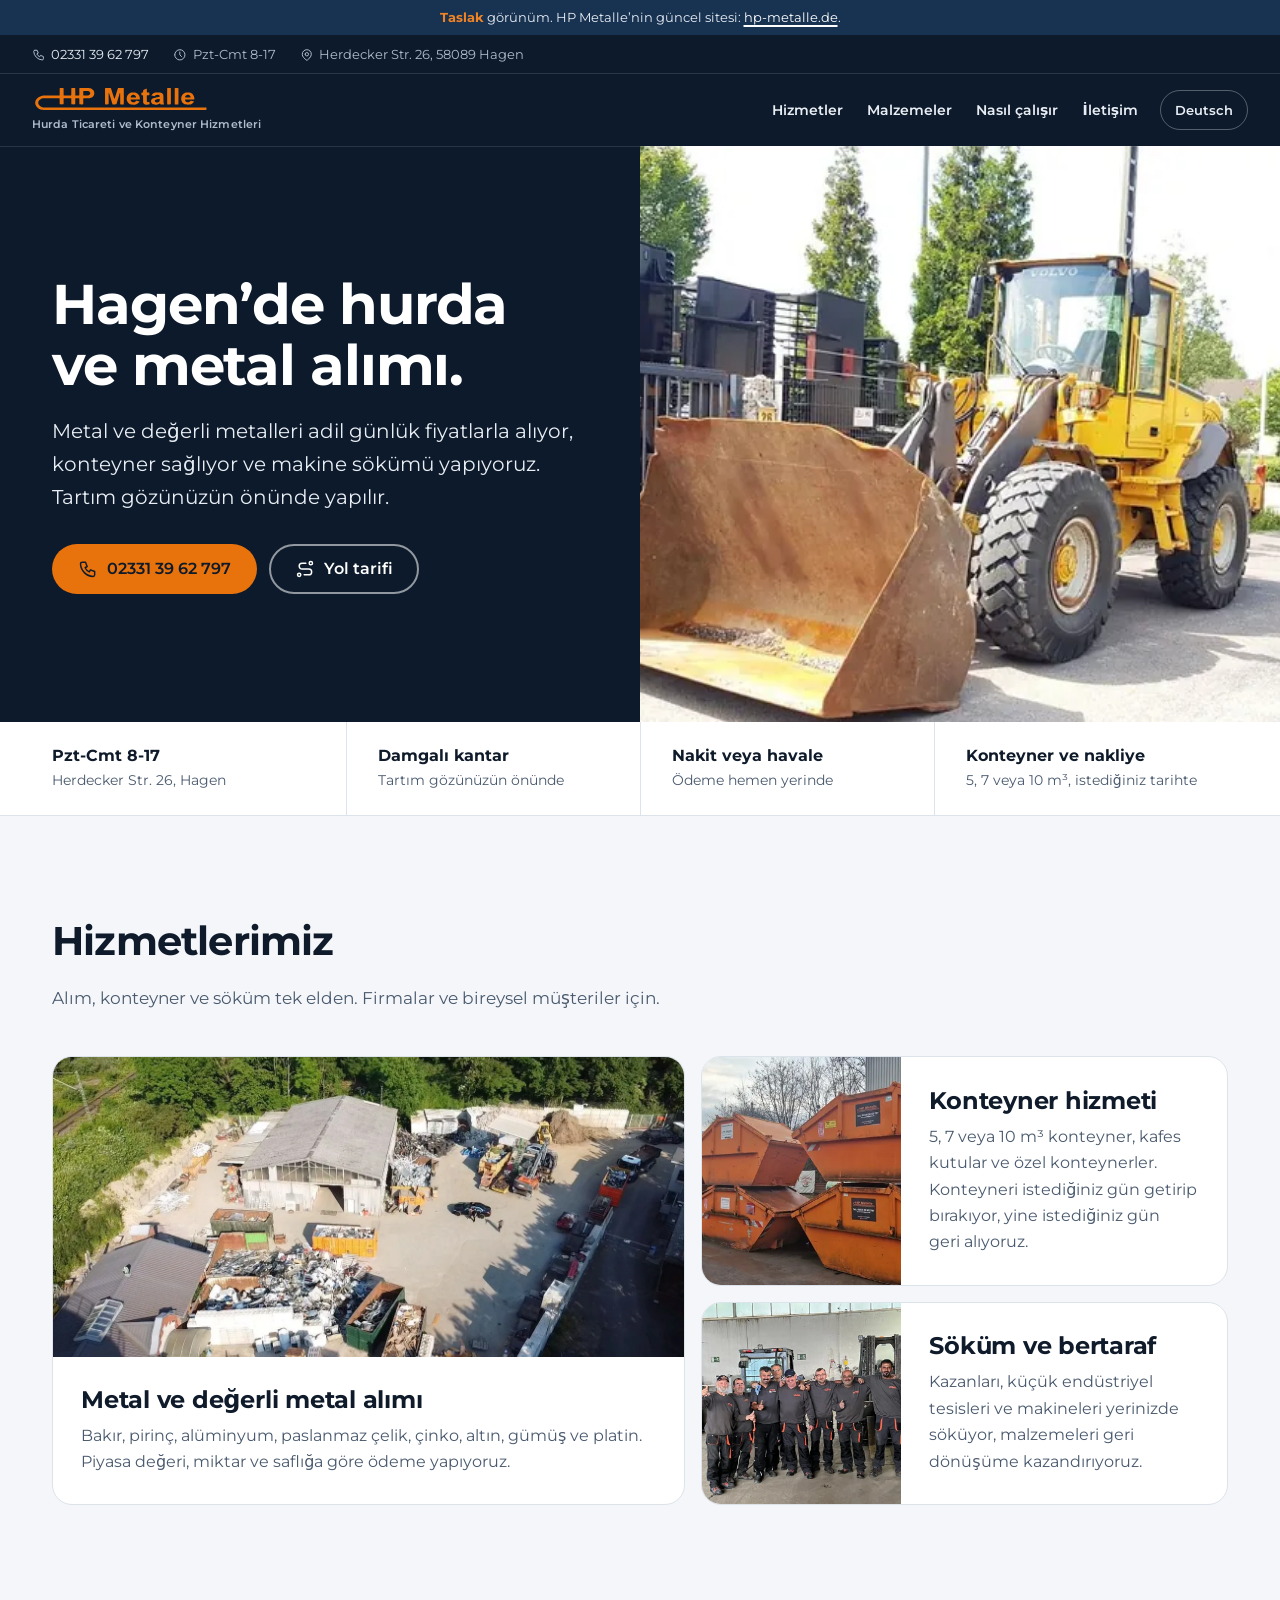
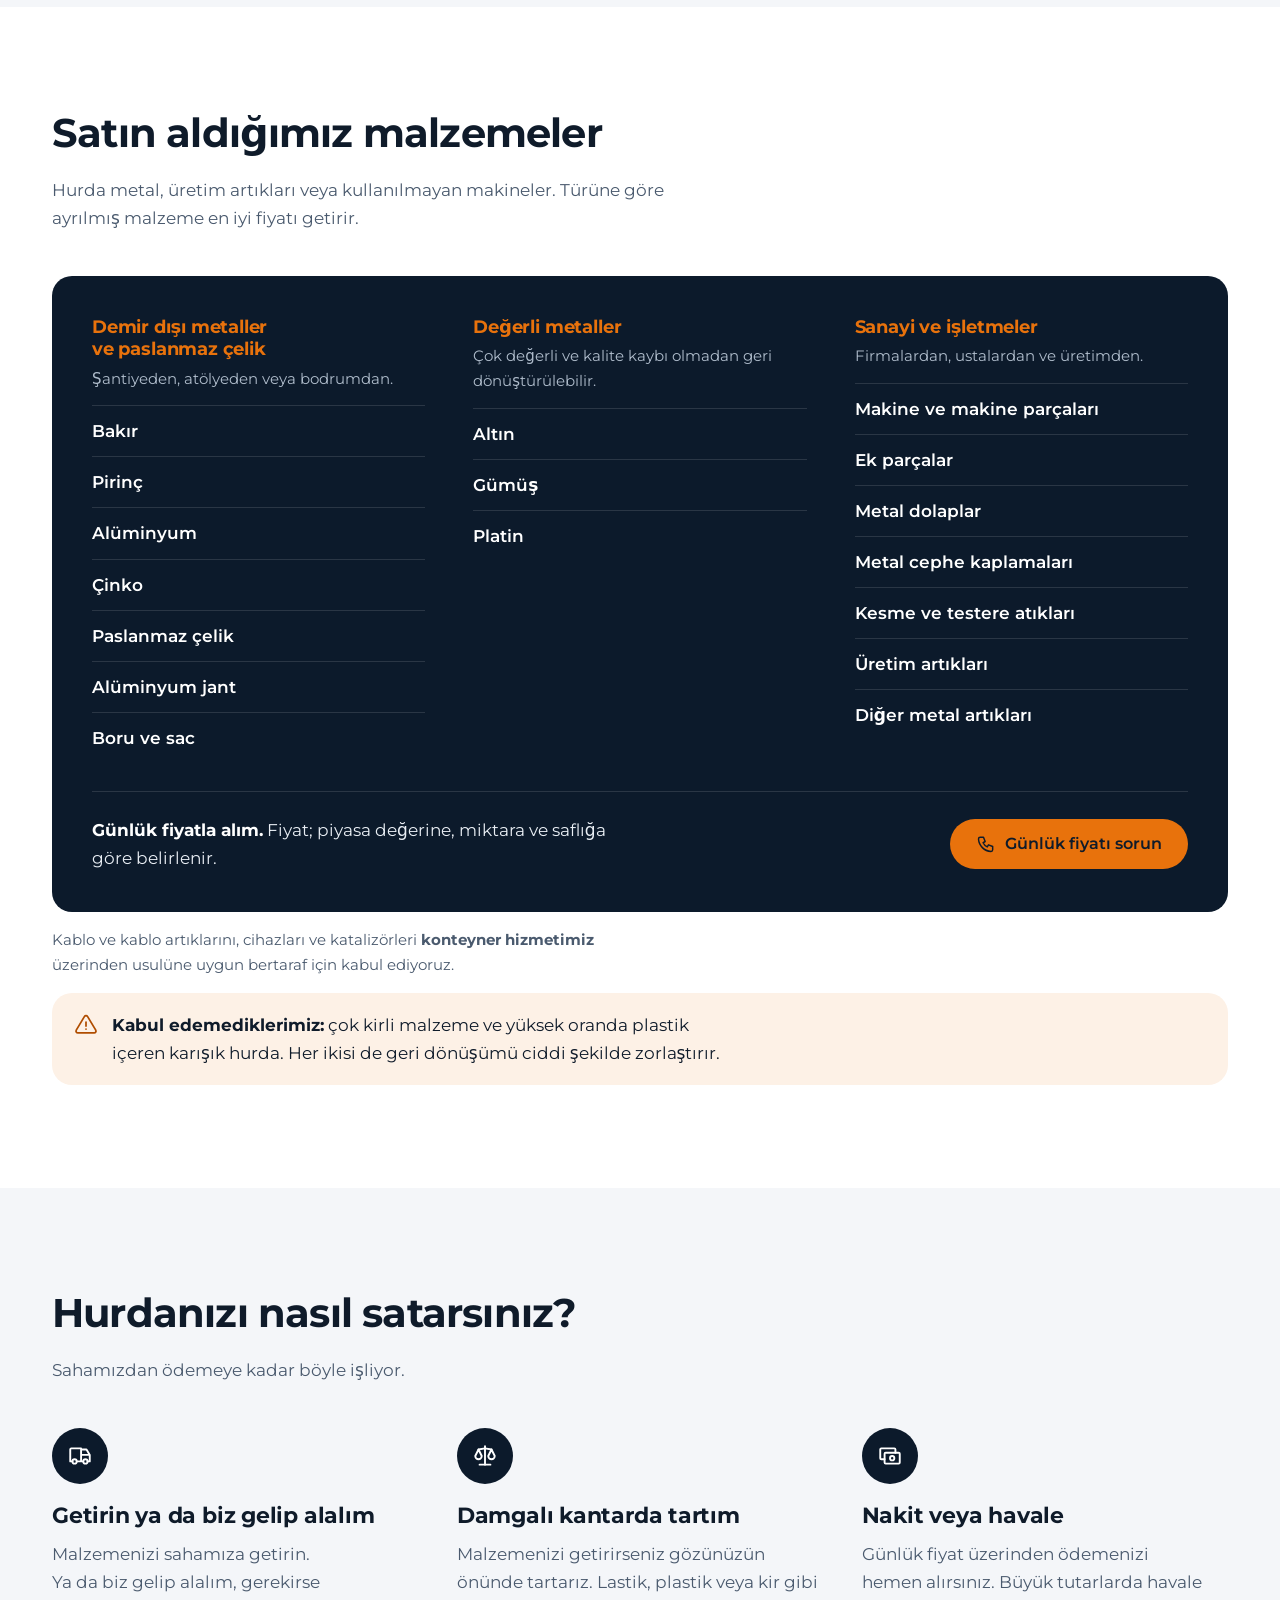
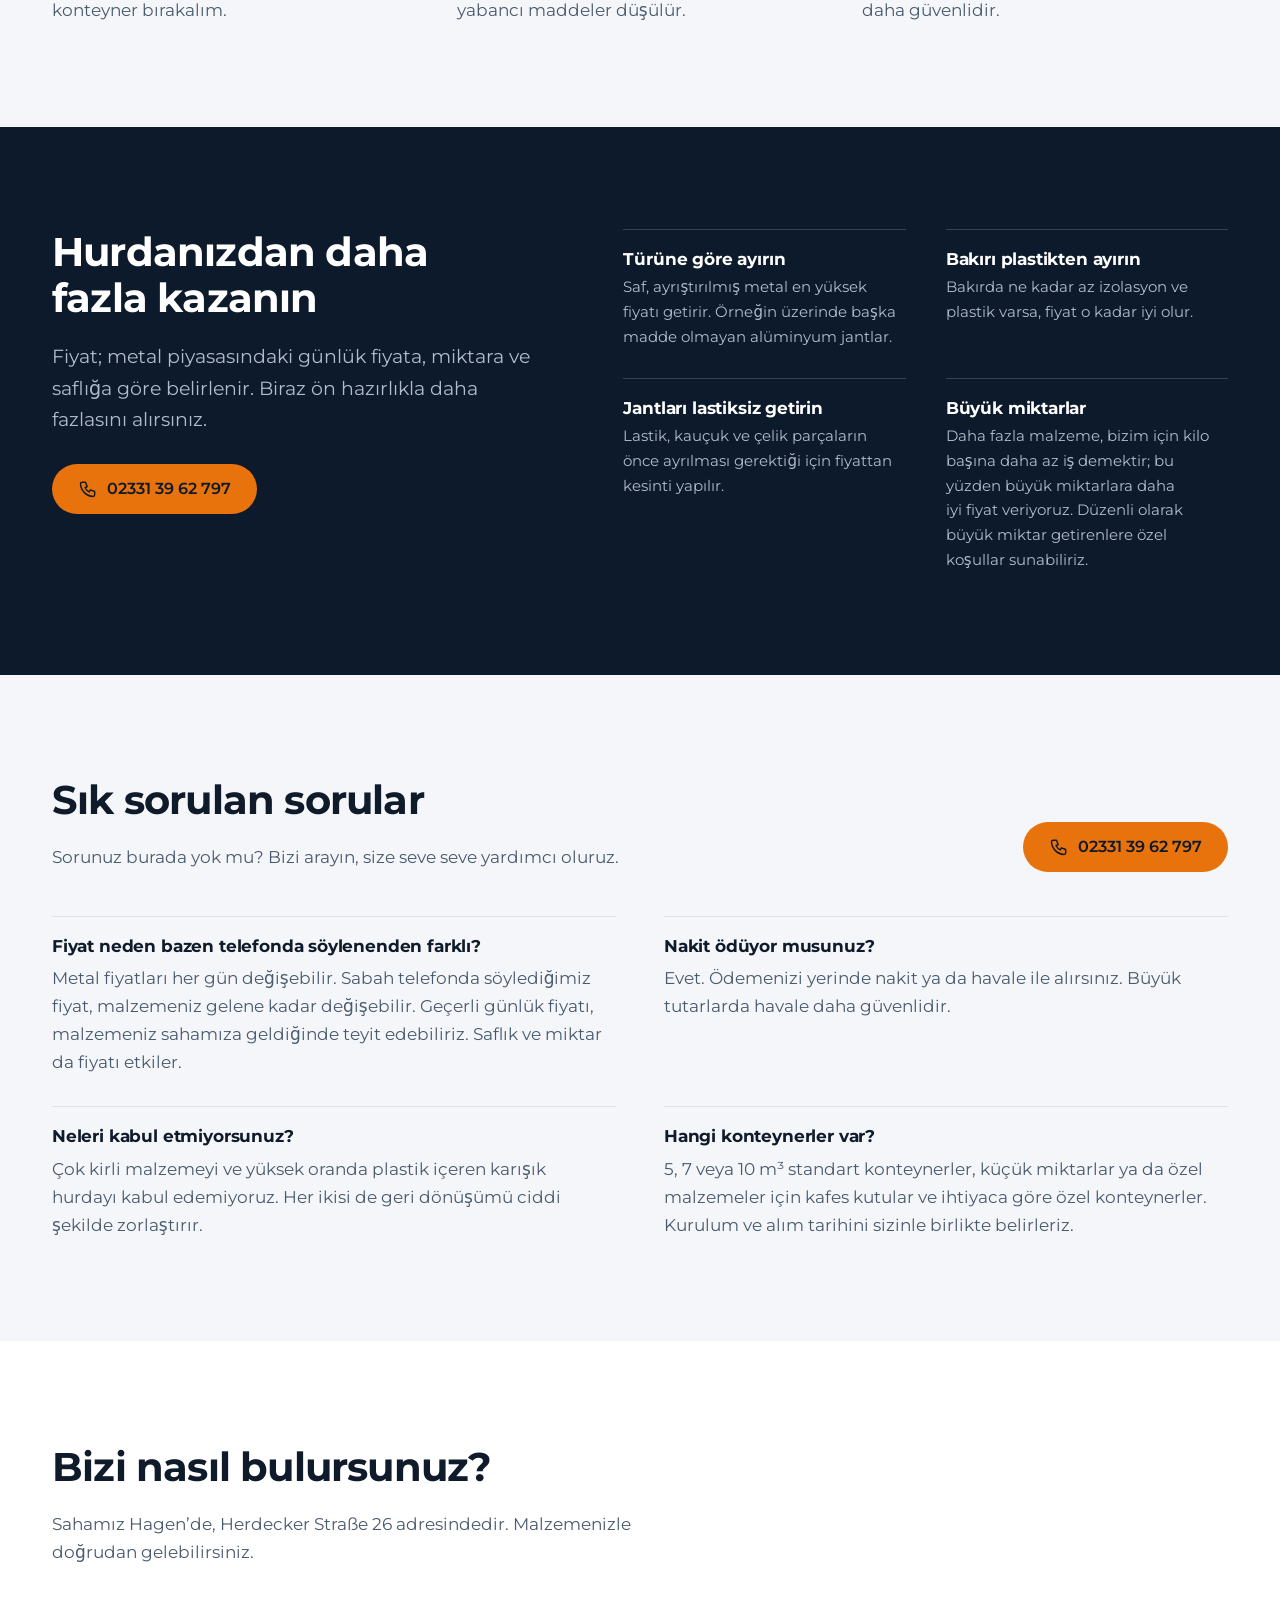
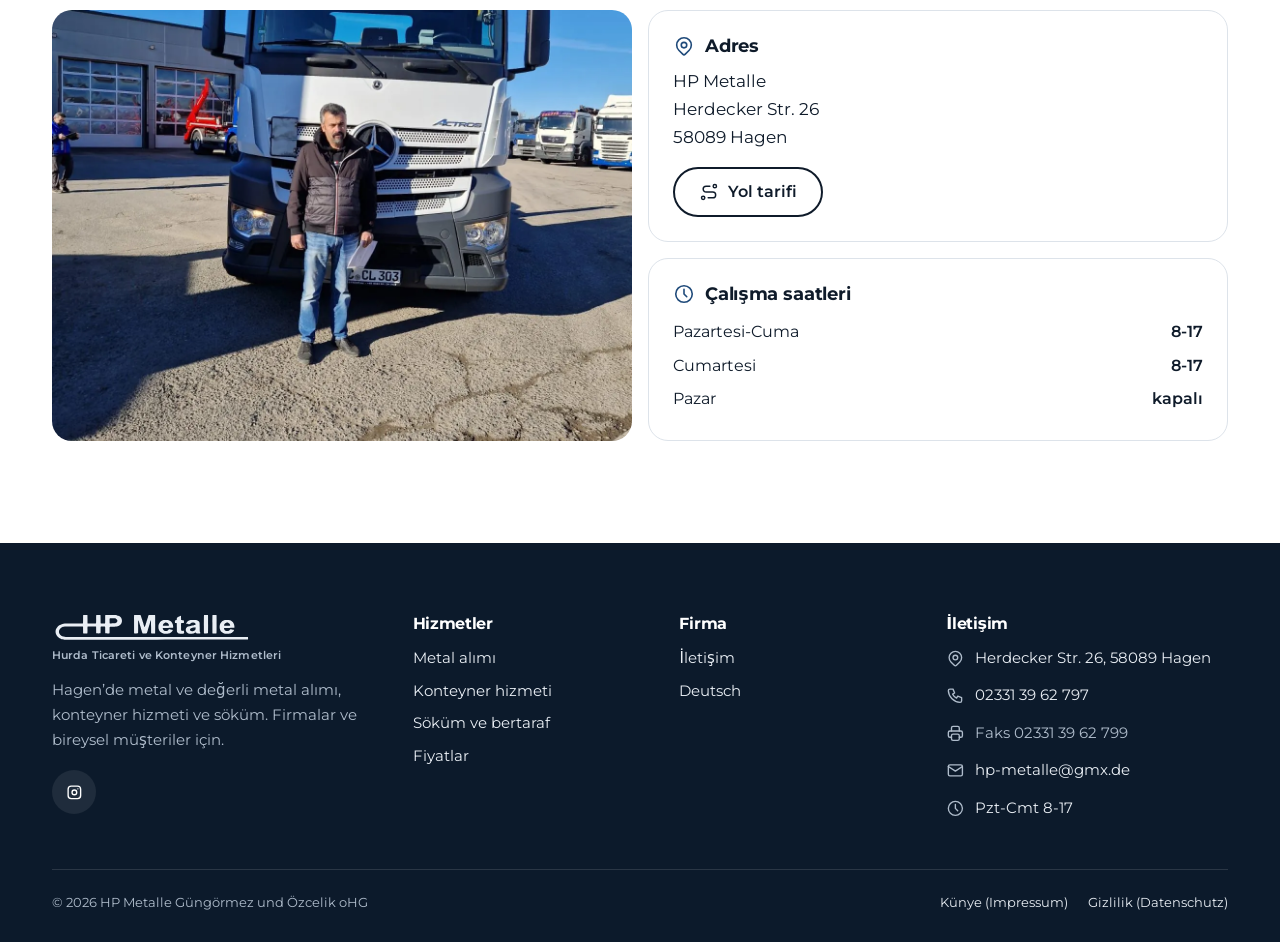
<file: turkce/index.html>
<!doctype html>
<html lang="tr">
<head>
<meta charset="utf-8">
<meta name="viewport" content="width=device-width, initial-scale=1">
<title>HP Metalle | Hagen’de hurda ve metal alımı, konteyner hizmeti</title>
<meta name="description" content="HP Metalle Hagen: Metal ve değerli metalleri adil günlük fiyatlarla alıyoruz, konteyner sağlıyor ve söküm yapıyoruz. Pazartesi-Cumartesi 8-17. Tel. 02331 39 62 797.">
<meta name="robots" content="noindex, nofollow">
<link rel="canonical" href="https://hp-metalle.aki-express.de/turkce/">
<meta property="og:type" content="website">
<meta property="og:locale" content="tr_TR">
<meta property="og:site_name" content="HP Metalle">
<meta property="og:title" content="HP Metalle | Hagen’de hurda ve metal alımı, konteyner hizmeti">
<meta property="og:description" content="HP Metalle Hagen: Metal ve değerli metalleri adil günlük fiyatlarla alıyoruz, konteyner sağlıyor ve söküm yapıyoruz. Pazartesi-Cumartesi 8-17. Tel. 02331 39 62 797.">
<meta property="og:url" content="https://hp-metalle.aki-express.de/turkce/">
<meta property="og:image" content="https://hp-metalle.aki-express.de/assets/img/og.jpg">
<meta property="og:image:width" content="1200">
<meta property="og:image:height" content="630">
<meta name="twitter:card" content="summary_large_image">
<meta name="theme-color" content="#0C1A2B">
<link rel="icon" href="../assets/favicon.svg" type="image/svg+xml">
<link rel="icon" href="../assets/favicon-32.png" sizes="32x32" type="image/png">
<link rel="apple-touch-icon" href="../assets/apple-touch-icon.png">
<link rel="preload" href="../assets/fonts/Montserrat-700.woff2" as="font" type="font/woff2" crossorigin>
<link rel="stylesheet" href="../assets/css/site.css">
<link rel="preload" as="image" type="image/webp" imagesrcset="../assets/img/bagger-800.webp 800w, ../assets/img/bagger-1360.webp 1360w" imagesizes="(max-width: 1024px) 100vw, 50vw">
<script type="application/ld+json">{"@context": "https://schema.org", "@type": "RecyclingCenter", "name": "HP Metalle", "legalName": "HP Metalle Güngörmez und Özcelik oHG", "description": "Schrotthandel und Containerdienste in Hagen: Ankauf von Metallen und Edelmetallen, Containerdienst, Demontage und Entsorgung.", "url": "https://hp-metalle.aki-express.de/", "image": "https://hp-metalle.aki-express.de/assets/img/og.jpg", "logo": "https://hp-metalle.aki-express.de/assets/apple-touch-icon.png", "telephone": "+49 2331 3962797", "faxNumber": "+49 2331 3962799", "email": "hp-metalle@gmx.de", "address": {"@type": "PostalAddress", "streetAddress": "Herdecker Str. 26", "postalCode": "58089", "addressLocality": "Hagen", "addressRegion": "NRW", "addressCountry": "DE"}, "geo": {"@type": "GeoCoordinates", "latitude": 51.3877948, "longitude": 7.4453181}, "openingHoursSpecification": [{"@type": "OpeningHoursSpecification", "dayOfWeek": ["Monday", "Tuesday", "Wednesday", "Thursday", "Friday", "Saturday"], "opens": "08:00", "closes": "17:00"}], "paymentAccepted": "Bargeld, Überweisung", "sameAs": ["https://www.instagram.com/hp_metalle/"]}</script>
<link rel="alternate" hreflang="de" href="https://hp-metalle.aki-express.de/">
<link rel="alternate" hreflang="tr" href="https://hp-metalle.aki-express.de/turkce/">
<script defer src="../assets/js/site.js"></script>
</head>
<body class="page-turkce">
<div class="preview-bar"><strong>Taslak</strong> görünüm. HP Metalle’nin güncel sitesi: <a href="https://www.hp-metalle.de/">hp-metalle.de</a>.</div>
<a class="skip" href="#inhalt">İçeriğe atla</a>
<div class="topbar"><div class="wrap">
<a href="tel:+4923313962797"><svg class="i" aria-hidden="true" focusable="false" xmlns="http://www.w3.org/2000/svg" viewBox="0 0 24 24" fill="none" stroke="currentColor" stroke-width="1.75" stroke-linecap="round" stroke-linejoin="round" ><path d="M5 4h4l2 5l-2.5 1.5a11 11 0 0 0 5 5l1.5 -2.5l5 2v4a2 2 0 0 1 -2 2a16 16 0 0 1 -15 -15a2 2 0 0 1 2 -2" /></svg>02331&nbsp;39&nbsp;62&nbsp;797</a>
<span><svg class="i" aria-hidden="true" focusable="false" xmlns="http://www.w3.org/2000/svg" viewBox="0 0 24 24" fill="none" stroke="currentColor" stroke-width="1.75" stroke-linecap="round" stroke-linejoin="round" ><path d="M3 12a9 9 0 1 0 18 0a9 9 0 0 0 -18 0" /><path d="M12 7v5l3 3" /></svg>Pzt-Cmt 8-17</span>
<span><svg class="i" aria-hidden="true" focusable="false" xmlns="http://www.w3.org/2000/svg" viewBox="0 0 24 24" fill="none" stroke="currentColor" stroke-width="1.75" stroke-linecap="round" stroke-linejoin="round" ><path d="M9 11a3 3 0 1 0 6 0a3 3 0 0 0 -6 0" /><path d="M17.657 16.657l-4.243 4.243a2 2 0 0 1 -2.827 0l-4.244 -4.243a8 8 0 1 1 11.314 0" /></svg>Herdecker Str. 26, 58089 Hagen</span>
</div></div>
<header class="header" data-header>
<div class="wrap">
<a class="brand" href="../turkce/" aria-label="HP Metalle, ana sayfa"><svg viewBox="0 0 400 51" role="img" aria-hidden="true" focusable="false"><path fill="currentColor" fill-rule="evenodd" d="M25.86,49.59C25.37,49.54 24.20,49.35 23.26,49.16C22.32,48.97 21.22,48.76 20.82,48.70C20.11,48.60 18.60,48.05 17.47,47.49C17.16,47.33 16.67,47.11 16.39,47.00C15.32,46.58 12.74,44.63 11.42,43.26C8.59,40.31 7.10,36.90 7.10,33.35C7.10,29.84 8.52,26.53 11.28,23.58C11.86,22.96 12.47,22.35 12.64,22.22C14.81,20.59 15.40,20.19 15.89,20.00C16.21,19.88 16.72,19.64 17.02,19.45C17.89,18.93 18.45,18.71 19.80,18.35C20.49,18.17 21.62,17.86 22.31,17.67C23.53,17.33 24.21,17.22 26.57,17.00C27.30,16.93 33.48,16.90 44.55,16.90C59.63,16.91 61.44,16.89 61.66,16.76C62.16,16.42 62.15,16.65 62.17,8.75C62.19,2.26 62.21,1.27 62.36,0.68L62.52,0.00L66.61,0.00C69.80,0.00 70.71,0.03 70.74,0.13C70.99,0.98 71.01,1.78 71.03,8.75C71.05,16.83 71.03,16.49 71.60,16.80C71.89,16.96 87.41,16.96 87.70,16.80C88.27,16.49 88.25,16.82 88.30,8.70C88.35,1.73 88.36,1.21 88.54,0.62L88.73,0.00L92.80,-0.00L96.87,-0.00L97.03,0.78C97.18,1.46 97.20,2.41 97.20,8.80C97.20,16.87 97.17,16.54 97.88,16.81C98.30,16.97 105.31,16.96 105.70,16.80C106.37,16.52 106.35,16.84 106.37,8.75C106.38,2.10 106.40,1.39 106.56,0.73L106.74,0.00L117.38,0.00C127.54,0.00 128.03,0.01 128.28,0.18C128.66,0.44 128.77,0.47 130.38,0.81C131.59,1.06 133.76,1.76 134.41,2.10C134.95,2.40 136.25,3.41 136.93,4.08C138.96,6.07 139.90,8.44 139.90,11.55C139.90,14.48 139.29,16.32 137.59,18.45C136.47,19.86 134.24,21.46 132.85,21.85C132.52,21.94 131.80,22.17 131.25,22.35C129.30,23.01 127.18,23.20 120.70,23.29C115.73,23.35 115.77,23.35 115.42,23.87C115.26,24.12 115.25,24.65 115.20,30.23L115.15,36.32L114.82,36.61C114.50,36.90 114.50,36.90 110.92,36.90C107.72,36.90 107.31,36.88 107.00,36.72C106.36,36.40 106.37,36.58 106.39,30.14C106.41,23.96 106.40,23.72 105.94,23.29C105.68,23.05 105.68,23.05 102.02,23.02C97.95,22.98 97.71,23.01 97.40,23.53C97.21,23.84 97.20,24.08 97.20,29.88C97.20,36.36 97.20,36.38 96.69,36.74C96.48,36.88 96.02,36.90 92.84,36.90C89.25,36.90 89.23,36.90 88.89,36.67C88.31,36.28 88.31,36.31 88.31,29.75C88.30,23.16 88.33,23.47 87.70,23.15C87.22,22.90 72.10,22.93 71.60,23.18C71.01,23.47 71.01,23.43 71.01,30.07C71.01,36.62 71.01,36.53 70.45,36.78C70.07,36.95 63.15,36.95 62.81,36.77C62.16,36.44 62.20,36.78 62.17,29.95C62.15,25.13 62.12,23.70 62.02,23.53C61.71,22.98 62.79,23.01 43.44,23.00C21.78,22.98 23.37,22.87 20.10,24.58C17.45,25.96 15.75,27.68 14.67,30.05C14.12,31.25 14.00,31.87 14.00,33.39C14.00,34.85 14.16,35.60 14.73,36.80C15.48,38.41 17.01,40.18 18.61,41.27C19.54,41.91 22.12,43.10 22.90,43.24C24.58,43.56 25.93,43.73 27.50,43.81C28.41,43.85 110.64,43.89 210.23,43.90C368.38,43.90 391.35,43.92 391.59,44.05C392.07,44.29 392.14,44.64 392.13,46.66C392.12,48.64 392.07,48.87 391.57,49.24C391.29,49.45 391.29,49.45 209.97,49.47C85.89,49.49 28.40,49.53 27.86,49.60C27.42,49.65 27.00,49.69 26.91,49.69C26.82,49.68 26.35,49.63 25.86,49.59ZM226.55,37.60C226.00,37.55 224.97,37.40 224.25,37.26C223.53,37.12 222.59,36.96 222.15,36.90C221.29,36.78 220.34,36.35 218.44,35.24C215.79,33.69 213.67,30.49 213.04,27.10C212.79,25.79 212.79,22.08 213.03,20.67C213.67,16.98 216.22,13.46 219.51,11.71C220.63,11.12 223.00,10.21 223.85,10.05C224.93,9.84 229.93,9.84 231.12,10.05C232.03,10.21 234.28,11.04 235.63,11.71C238.22,13.01 240.21,15.28 241.30,18.17C242.13,20.38 242.65,24.11 242.26,25.05C241.94,25.80 242.70,25.74 231.89,25.80C222.25,25.85 222.21,25.85 221.93,26.06C221.47,26.40 221.43,26.76 221.75,27.77C222.19,29.19 222.64,29.86 223.95,30.99C224.90,31.81 226.26,32.20 228.22,32.20C230.74,32.20 231.71,31.70 233.02,29.71C233.81,28.52 233.89,28.51 237.05,28.98C241.62,29.67 242.06,29.95 241.09,31.54C239.44,34.21 236.22,36.50 233.40,36.99C232.77,37.10 231.76,37.28 231.15,37.39C229.82,37.63 227.90,37.71 226.55,37.60ZM256.82,37.60C255.77,37.49 253.12,36.82 252.64,36.55C251.72,36.01 250.66,34.82 250.26,33.85C249.81,32.77 249.77,32.14 249.71,24.29C249.65,17.01 249.65,16.82 249.45,16.60C249.11,16.22 248.68,16.10 247.63,16.10C245.88,16.10 245.76,15.89 245.82,13.06C245.87,10.50 246.01,10.30 247.81,10.30C249.57,10.30 249.70,10.11 249.70,7.65C249.70,5.46 249.73,5.37 250.69,4.76C251.48,4.25 253.05,3.45 253.98,3.06C254.32,2.93 254.87,2.65 255.19,2.46C255.85,2.05 256.99,1.60 257.33,1.60C257.46,1.60 257.67,1.72 257.81,1.86C258.05,2.12 258.05,2.12 258.10,5.89C258.15,9.90 258.15,9.85 258.64,10.13C258.78,10.21 259.59,10.27 260.95,10.30C263.95,10.37 263.90,10.32 263.90,13.25C263.90,16.13 263.94,16.10 261.03,16.11C258.86,16.11 258.54,16.18 258.27,16.70C258.01,17.21 258.05,29.83 258.31,30.41C258.93,31.76 260.17,32.19 262.01,31.70C263.88,31.20 263.88,31.20 264.37,35.46C264.44,36.11 264.22,36.56 263.73,36.76C263.18,36.99 260.46,37.49 259.14,37.60C257.84,37.71 257.87,37.71 256.82,37.60ZM276.65,37.60C275.95,37.52 273.74,37.07 272.70,36.80C271.84,36.57 269.81,35.09 269.05,34.13C267.49,32.17 267.12,29.73 268.00,27.24C268.59,25.55 270.51,23.76 272.41,23.11C272.87,22.96 273.57,22.69 273.95,22.53C274.85,22.14 276.20,21.84 277.35,21.75C277.84,21.72 278.63,21.60 279.10,21.49C279.57,21.38 280.56,21.18 281.30,21.04C282.04,20.91 283.12,20.66 283.70,20.50C284.28,20.34 285.09,20.16 285.50,20.10C286.87,19.91 287.14,19.65 287.12,18.53C287.09,16.66 285.53,15.44 282.84,15.18C280.13,14.91 278.51,15.44 277.00,17.10C275.60,18.62 275.51,18.63 271.96,18.05C269.43,17.63 269.17,17.55 268.93,17.05C268.39,15.92 270.80,12.71 273.02,11.59C274.34,10.93 276.39,10.22 277.49,10.04C278.91,9.82 287.00,9.89 288.04,10.13C289.99,10.59 292.39,11.76 293.38,12.73C295.32,14.63 295.44,15.30 295.45,24.65C295.46,32.38 295.55,33.34 296.46,35.24C297.02,36.41 296.81,36.90 295.73,36.90C295.41,36.90 293.91,36.91 292.40,36.92C289.14,36.95 289.21,36.97 288.53,35.85C287.76,34.57 287.51,34.54 285.92,35.49C284.22,36.50 283.64,36.76 282.50,36.98C281.92,37.10 281.04,37.28 280.53,37.39C279.41,37.62 277.73,37.72 276.65,37.60ZM349.13,37.59C348.25,37.53 347.22,37.36 344.21,36.80C343.23,36.62 340.62,35.16 339.46,34.13C337.37,32.30 336.14,29.91 335.44,26.32C335.27,25.44 335.25,22.52 335.41,21.64C336.00,18.29 336.73,16.65 338.63,14.43C339.48,13.44 341.09,12.15 342.15,11.63C343.39,11.01 345.66,10.17 346.50,10.03C347.72,9.82 353.39,9.90 354.22,10.14C355.00,10.36 357.48,11.34 358.23,11.71C361.01,13.10 363.37,16.14 364.25,19.47C364.84,21.68 365.11,24.39 364.82,25.12C364.55,25.79 365.20,25.74 354.40,25.80C346.89,25.84 344.60,25.88 344.43,25.97C343.21,26.67 345.00,30.24 347.22,31.54C348.52,32.30 352.30,32.41 353.63,31.73C354.10,31.49 354.69,30.90 355.40,29.95C356.53,28.43 356.30,28.48 359.55,28.98C363.45,29.58 364.00,29.78 364.00,30.59C364.00,31.57 361.74,34.17 359.93,35.28C357.93,36.51 357.47,36.71 356.06,36.96C355.34,37.08 354.43,37.26 354.05,37.34C353.29,37.50 351.20,37.71 350.55,37.68C350.33,37.68 349.69,37.64 349.13,37.59ZM165.17,36.90C164.83,36.86 164.62,36.76 164.42,36.57C164.15,36.30 164.15,36.30 164.12,18.87C164.10,3.16 164.11,1.38 164.26,0.72L164.42,0.00L170.74,0.00L177.05,0.01L177.47,0.93C177.70,1.44 177.94,2.05 178.00,2.30C178.06,2.55 178.28,3.27 178.50,3.90C178.71,4.53 179.14,5.86 179.45,6.85C179.76,7.84 180.15,9.05 180.32,9.55C180.48,10.04 180.76,10.95 180.94,11.55C181.28,12.68 181.70,13.99 182.42,16.20C182.64,16.89 182.93,17.81 183.05,18.25C183.17,18.69 183.39,19.36 183.54,19.75C183.69,20.13 183.92,20.89 184.06,21.44C184.72,24.04 185.52,24.72 186.01,23.08C186.13,22.68 186.39,21.81 186.60,21.15C186.81,20.49 187.21,19.23 187.48,18.35C187.76,17.47 188.13,16.32 188.30,15.80C188.47,15.28 188.74,14.40 188.89,13.85C189.05,13.30 189.36,12.29 189.58,11.60C190.44,8.98 190.89,7.52 191.09,6.79C191.21,6.37 191.41,5.76 191.55,5.43C191.68,5.09 191.89,4.42 192.01,3.94C192.13,3.45 192.47,2.43 192.77,1.68C193.06,0.92 193.30,0.24 193.30,0.15C193.30,0.02 194.01,0.00 199.69,0.00L206.08,0.00L206.24,0.66C206.49,1.63 206.50,35.99 206.25,36.36C205.88,36.93 205.87,36.93 202.37,36.92C199.07,36.91 198.80,36.88 198.45,36.50C198.25,36.28 198.25,36.10 198.20,23.96C198.16,14.50 198.12,11.59 198.03,11.37C197.88,11.04 197.65,10.93 197.45,11.10C197.29,11.23 196.49,13.69 195.96,15.66C195.77,16.37 195.55,17.14 195.46,17.35C195.38,17.57 195.17,18.25 195.01,18.86C194.84,19.47 194.62,20.21 194.51,20.51C194.40,20.81 194.20,21.46 194.07,21.95C193.93,22.45 193.64,23.43 193.42,24.15C192.62,26.71 191.73,29.70 191.14,31.75C190.95,32.41 190.64,33.42 190.46,34.00C190.27,34.58 190.05,35.30 189.96,35.60C189.59,36.93 189.65,36.92 185.26,36.93C182.65,36.93 181.59,36.90 181.43,36.82C180.91,36.54 180.51,35.71 180.01,33.85C179.84,33.24 179.60,32.43 179.46,32.05C179.33,31.66 179.14,31.03 179.06,30.65C178.97,30.26 178.72,29.41 178.50,28.75C178.10,27.53 177.56,25.72 177.13,24.20C177.00,23.73 176.72,22.81 176.50,22.15C176.28,21.49 176.01,20.57 175.90,20.11C175.78,19.65 175.60,19.04 175.49,18.76C175.38,18.48 175.23,17.98 175.14,17.65C175.06,17.32 174.79,16.40 174.55,15.60C174.31,14.80 174.05,13.83 173.96,13.45C173.70,12.30 172.91,10.96 172.61,11.14C172.32,11.32 172.30,12.21 172.30,24.00C172.30,36.91 172.32,36.33 171.79,36.73C171.54,36.91 171.33,36.92 168.59,36.93C166.97,36.94 165.44,36.93 165.17,36.90ZM304.70,36.89C304.29,36.80 304.02,36.55 303.90,36.11C303.71,35.42 303.77,1.81 303.96,0.82L304.13,0.00L308.00,-0.00L311.88,-0.00L312.04,0.87C312.25,2.02 312.28,35.60 312.07,36.19C311.82,36.92 311.81,36.92 308.22,36.93C306.45,36.94 304.87,36.92 304.70,36.89ZM321.84,36.92C321.41,36.85 321.08,36.66 320.95,36.39C320.77,36.05 320.73,1.70 320.90,0.90C321.13,-0.12 320.58,-0.00 324.99,-0.00L328.87,-0.00L329.04,1.02C329.20,1.97 329.21,3.41 329.18,19.10C329.15,37.84 329.19,36.48 328.59,36.81C328.40,36.91 322.41,37.01 321.84,36.92ZM283.07,32.15C284.87,31.62 285.54,31.14 286.58,29.64C287.09,28.91 287.39,26.13 287.06,25.26C286.81,24.62 286.56,24.54 285.50,24.80C285.03,24.91 284.40,25.00 284.10,25.00C283.44,25.00 281.94,25.24 281.25,25.45C280.98,25.54 280.26,25.74 279.67,25.91C277.18,26.59 275.99,27.63 276.01,29.09C276.02,29.81 276.15,30.16 276.69,30.90C277.24,31.65 277.42,31.78 278.50,32.19C280.11,32.81 280.88,32.80 283.07,32.15ZM233.62,21.21C234.42,20.32 233.44,17.91 231.76,16.65C229.50,14.95 227.45,14.70 225.15,15.85C223.39,16.72 222.35,17.82 221.90,19.28C221.50,20.58 221.70,21.23 222.60,21.54C222.68,21.56 225.13,21.58 228.03,21.57L233.32,21.55L233.62,21.21ZM355.62,21.50C356.42,21.27 356.59,20.59 356.16,19.25C355.67,17.72 354.75,16.74 352.95,15.84C350.53,14.64 348.31,14.99 346.00,16.93C344.22,18.42 343.59,21.10 344.93,21.49C345.38,21.62 355.15,21.63 355.62,21.50ZM126.39,16.63C127.51,16.33 129.10,15.36 129.74,14.59C130.80,13.33 131.09,11.31 130.40,9.95C129.84,8.85 129.56,8.53 128.52,7.85C126.69,6.66 126.19,6.58 120.45,6.62C116.56,6.65 116.12,6.67 115.83,6.83C115.19,7.18 115.19,7.15 115.22,11.83C115.26,16.88 115.19,16.66 116.65,16.84C117.56,16.95 125.88,16.77 126.39,16.63Z"/></svg><span class="brand__tag">Hurda Ticareti ve Konteyner Hizmetleri</span></a>
<a class="header__lang" href="../" hreflang="de" lang="de">Deutsch</a>
<button class="menu-btn" type="button" aria-expanded="false" aria-controls="nav" aria-label="Menüyü aç"><svg class="i i--open" aria-hidden="true" focusable="false" xmlns="http://www.w3.org/2000/svg" viewBox="0 0 24 24" fill="none" stroke="currentColor" stroke-width="1.75" stroke-linecap="round" stroke-linejoin="round" ><path d="M4 6l16 0" /><path d="M4 12l16 0" /><path d="M4 18l16 0" /></svg><svg class="i i--close" aria-hidden="true" focusable="false" xmlns="http://www.w3.org/2000/svg" viewBox="0 0 24 24" fill="none" stroke="currentColor" stroke-width="1.75" stroke-linecap="round" stroke-linejoin="round" ><path d="M18 6l-12 12" /><path d="M6 6l12 12" /></svg></button>
<nav class="nav" id="nav" aria-label="Ana menü"><a href="../turkce/#hizmetler">Hizmetler</a><a href="../turkce/#malzemeler">Malzemeler</a><a href="../turkce/#nasil">Nasıl çalışır</a><a href="../turkce/#iletisim">İletişim</a><a class="nav__lang" href="../" hreflang="de" lang="de">Deutsch</a><a class="nav__tel" href="tel:+4923313962797"><svg class="i" aria-hidden="true" focusable="false" xmlns="http://www.w3.org/2000/svg" viewBox="0 0 24 24" fill="none" stroke="currentColor" stroke-width="1.75" stroke-linecap="round" stroke-linejoin="round" ><path d="M5 4h4l2 5l-2.5 1.5a11 11 0 0 0 5 5l1.5 -2.5l5 2v4a2 2 0 0 1 -2 2a16 16 0 0 1 -15 -15a2 2 0 0 1 2 -2" /></svg>02331&nbsp;39&nbsp;62&nbsp;797</a></nav>
<a class="btn btn--primary header__cta" href="tel:+4923313962797"><svg class="i" aria-hidden="true" focusable="false" xmlns="http://www.w3.org/2000/svg" viewBox="0 0 24 24" fill="none" stroke="currentColor" stroke-width="1.75" stroke-linecap="round" stroke-linejoin="round" ><path d="M5 4h4l2 5l-2.5 1.5a11 11 0 0 0 5 5l1.5 -2.5l5 2v4a2 2 0 0 1 -2 2a16 16 0 0 1 -15 -15a2 2 0 0 1 2 -2" /></svg>02331&nbsp;39&nbsp;62&nbsp;797</a>
</div>
</header>
<main id="inhalt">
<section class="hero" aria-labelledby="hero-title">
<div class="hero__media"><img src="../assets/img/bagger-800.webp" srcset="../assets/img/bagger-800.webp 800w, ../assets/img/bagger-1360.webp 1360w" sizes="(max-width: 1024px) 100vw, 50vw" width="1360" height="660" alt="Hurda kepçeli yükleyici" fetchpriority="high" decoding="async"></div>
<div class="wrap">
<div class="hero__text">
<h1 id="hero-title">Hagen’de hurda ve metal alımı.</h1>
<p class="hero__sub">Metal ve değerli metalleri adil günlük fiyatlarla alıyor, konteyner sağlıyor ve makine sökümü yapıyoruz. Tartım gözünüzün önünde yapılır.</p>
<div class="hero__ctas">
<a class="btn btn--primary" href="tel:+4923313962797"><svg class="i" aria-hidden="true" focusable="false" xmlns="http://www.w3.org/2000/svg" viewBox="0 0 24 24" fill="none" stroke="currentColor" stroke-width="1.75" stroke-linecap="round" stroke-linejoin="round" ><path d="M5 4h4l2 5l-2.5 1.5a11 11 0 0 0 5 5l1.5 -2.5l5 2v4a2 2 0 0 1 -2 2a16 16 0 0 1 -15 -15a2 2 0 0 1 2 -2" /></svg>02331&nbsp;39&nbsp;62&nbsp;797</a>
<a class="btn btn--light" href="https://www.google.com/maps/dir/?api=1&amp;destination=HP+Metalle,+Herdecker+Str.+26,+58089+Hagen" target="_blank" rel="noopener"><svg class="i" aria-hidden="true" focusable="false" xmlns="http://www.w3.org/2000/svg" viewBox="0 0 24 24" fill="none" stroke="currentColor" stroke-width="1.75" stroke-linecap="round" stroke-linejoin="round" ><path d="M3 19a2 2 0 1 0 4 0a2 2 0 0 0 -4 0" /><path d="M19 7a2 2 0 1 0 0 -4a2 2 0 0 0 0 4" /><path d="M11 19h5.5a3.5 3.5 0 0 0 0 -7h-8a3.5 3.5 0 0 1 0 -7h4.5" /></svg>Yol tarifi</a>
</div>
</div>
</div>
</section>
<section class="facts" aria-label="Kısaca">
<div class="wrap">
<ul>
<li><strong>Pzt-Cmt 8-17</strong><span>Herdecker Str. 26, Hagen</span></li>
<li><strong>Damgalı kantar</strong><span>Tartım gözünüzün önünde</span></li>
<li><strong>Nakit veya havale</strong><span>Ödeme hemen yerinde</span></li>
<li><strong>Konteyner ve nakliye</strong><span>5, 7 veya 10&nbsp;m³, istediğiniz tarihte</span></li>
</ul>
</div>
</section>
<section class="section" id="hizmetler" aria-labelledby="hizmet-title">
<div class="wrap">
<div class="head">
<h2 id="hizmet-title">Hizmetlerimiz</h2>
<p>Alım, konteyner ve söküm tek elden. Firmalar ve bireysel müşteriler için.</p>
</div>
<div class="bento">
<div class="tile tile--big">
<div class="tile__media"><img src="../assets/img/platz-von-oben-640.webp" srcset="../assets/img/platz-von-oben-640.webp 640w, ../assets/img/platz-von-oben-1280.webp 1280w" sizes="(max-width: 1024px) 100vw, 55vw" width="1280" height="720" alt="HP Metalle sahasının havadan görünümü" loading="lazy" decoding="async"></div>
<div class="tile__body">
<h3>Metal ve değerli metal alımı</h3>
<p>Bakır, pirinç, alüminyum, paslanmaz çelik, çinko, altın, gümüş ve platin. Piyasa değeri, miktar ve saflığa göre ödeme yapıyoruz.</p>
</div>
</div>
<div class="tile tile--side">
<div class="tile__media"><img src="../assets/img/container-ansicht-2-800.webp" srcset="../assets/img/container-ansicht-2-800.webp 800w, ../assets/img/container-ansicht-2-1600.webp 1600w" sizes="(max-width: 767px) 100vw, (max-width: 1024px) 50vw, 20vw" width="1600" height="739" alt="HP Metalle’nin turuncu konteynerleri" loading="lazy" decoding="async"></div>
<div class="tile__body">
<h3>Konteyner hizmeti</h3>
<p>5, 7 veya 10&nbsp;m³ konteyner, kafes kutular ve özel konteynerler. Konteyneri istediğiniz gün getirip bırakıyor, yine istediğiniz gün geri alıyoruz.</p>
</div>
</div>
<div class="tile tile--side tile--team">
<div class="tile__media"><img src="../assets/img/team-in-halle-600.webp" srcset="../assets/img/team-in-halle-600.webp 600w, ../assets/img/team-in-halle-1200.webp 1200w" sizes="(max-width: 767px) 100vw, (max-width: 1024px) 50vw, 20vw" width="1200" height="1600" alt="HP Metalle ekibi" loading="lazy" decoding="async"></div>
<div class="tile__body">
<h3>Söküm ve bertaraf</h3>
<p>Kazanları, küçük endüstriyel tesisleri ve makineleri yerinizde söküyor, malzemeleri geri dönüşüme kazandırıyoruz.</p>
</div>
</div>
</div>
</div>
</section>
<section class="section section--white" id="malzemeler" aria-labelledby="malzeme-title">
<div class="wrap">
<div class="head">
<h2 id="malzeme-title">Satın aldığımız malzemeler</h2>
<p>Hurda metal, üretim artıkları veya kullanılmayan makineler. Türüne göre ayrılmış malzeme en iyi fiyatı getirir.</p>
</div>
<div class="board">
<div class="board__cols">
<div class="board__col">
<h3>Demir dışı metaller ve paslanmaz çelik</h3>
<p>Şantiyeden, atölyeden veya bodrumdan.</p>
<ul class="rows"><li>Bakır</li><li>Pirinç</li><li>Alüminyum</li><li>Çinko</li><li>Paslanmaz çelik</li><li>Alüminyum jant</li><li>Boru ve sac</li></ul>
</div>
<div class="board__col">
<h3>Değerli metaller</h3>
<p>Çok değerli ve kalite kaybı olmadan geri dönüştürülebilir.</p>
<ul class="rows"><li>Altın</li><li>Gümüş</li><li>Platin</li></ul>
</div>
<div class="board__col">
<h3>Sanayi ve işletmeler</h3>
<p>Firmalardan, ustalardan ve üretimden.</p>
<ul class="rows"><li>Makine ve makine parçaları</li><li>Ek parçalar</li><li>Metal dolaplar</li><li>Metal cephe kaplamaları</li><li>Kesme ve testere atıkları</li><li>Üretim artıkları</li><li>Diğer metal artıkları</li></ul>
</div>
</div>
<div class="board__foot">
<p><strong>Günlük fiyatla alım.</strong> Fiyat; piyasa değerine, miktara ve saflığa göre belirlenir.</p>
<a class="btn btn--primary" href="tel:+4923313962797"><svg class="i" aria-hidden="true" focusable="false" xmlns="http://www.w3.org/2000/svg" viewBox="0 0 24 24" fill="none" stroke="currentColor" stroke-width="1.75" stroke-linecap="round" stroke-linejoin="round" ><path d="M5 4h4l2 5l-2.5 1.5a11 11 0 0 0 5 5l1.5 -2.5l5 2v4a2 2 0 0 1 -2 2a16 16 0 0 1 -15 -15a2 2 0 0 1 2 -2" /></svg>Günlük fiyatı sorun</a>
</div>
</div>
<p class="mat-extra">Kablo ve kablo artıklarını, cihazları ve katalizörleri <strong>konteyner hizmetimiz</strong> üzerinden usulüne uygun bertaraf için kabul ediyoruz.</p>
<div class="note"><svg class="i" aria-hidden="true" focusable="false" xmlns="http://www.w3.org/2000/svg" viewBox="0 0 24 24" fill="none" stroke="currentColor" stroke-width="1.75" stroke-linecap="round" stroke-linejoin="round" ><path d="M12 9v4" /><path d="M10.363 3.591l-8.106 13.534a1.914 1.914 0 0 0 1.636 2.871h16.214a1.914 1.914 0 0 0 1.636 -2.87l-8.106 -13.536a1.914 1.914 0 0 0 -3.274 0" /><path d="M12 16h.01" /></svg><p><strong>Kabul edemediklerimiz:</strong> çok kirli malzeme ve yüksek oranda plastik içeren karışık hurda. Her ikisi de geri dönüşümü ciddi şekilde zorlaştırır.</p></div>
</div>
</section>
<section class="section" id="nasil" aria-labelledby="nasil-title">
<div class="wrap">
<div class="head">
<h2 id="nasil-title">Hurdanızı nasıl satarsınız?</h2>
<p>Sahamızdan ödemeye kadar böyle işliyor.</p>
</div>
<ol class="steps">
<li><span class="ico"><svg class="i" aria-hidden="true" focusable="false" xmlns="http://www.w3.org/2000/svg" viewBox="0 0 24 24" fill="none" stroke="currentColor" stroke-width="1.75" stroke-linecap="round" stroke-linejoin="round" ><path d="M5 17a2 2 0 1 0 4 0a2 2 0 1 0 -4 0" /><path d="M15 17a2 2 0 1 0 4 0a2 2 0 1 0 -4 0" /><path d="M5 17h-2v-11a1 1 0 0 1 1 -1h9v12m-4 0h6m4 0h2v-6h-8m0 -5h5l3 5" /></svg></span><div><h3>Getirin ya da biz gelip alalım</h3><p>Malzemenizi sahamıza getirin. Ya da biz gelip alalım, gerekirse konteyner bırakalım.</p></div></li>
<li><span class="ico"><svg class="i" aria-hidden="true" focusable="false" xmlns="http://www.w3.org/2000/svg" viewBox="0 0 24 24" fill="none" stroke="currentColor" stroke-width="1.75" stroke-linecap="round" stroke-linejoin="round" ><path d="M7 20l10 0" /><path d="M6 6l6 -1l6 1" /><path d="M12 3l0 17" /><path d="M9 12l-3 -6l-3 6a3 3 0 0 0 6 0" /><path d="M21 12l-3 -6l-3 6a3 3 0 0 0 6 0" /></svg></span><div><h3>Damgalı kantarda tartım</h3><p>Malzemenizi getirirseniz gözünüzün önünde tartarız. Lastik, plastik veya kir gibi yabancı maddeler düşülür.</p></div></li>
<li><span class="ico"><svg class="i" aria-hidden="true" focusable="false" xmlns="http://www.w3.org/2000/svg" viewBox="0 0 24 24" fill="none" stroke="currentColor" stroke-width="1.75" stroke-linecap="round" stroke-linejoin="round" ><path d="M7 15h-3a1 1 0 0 1 -1 -1v-8a1 1 0 0 1 1 -1h12a1 1 0 0 1 1 1v3" /><path d="M7 10a1 1 0 0 1 1 -1h12a1 1 0 0 1 1 1v8a1 1 0 0 1 -1 1h-12a1 1 0 0 1 -1 -1l0 -8" /><path d="M12 14a2 2 0 1 0 4 0a2 2 0 0 0 -4 0" /></svg></span><div><h3>Nakit veya havale</h3><p>Günlük fiyat üzerinden ödemenizi hemen alırsınız. Büyük tutarlarda havale daha güvenlidir.</p></div></li>
</ol>
</div>
</section>
<section class="section band" id="ipuclari" aria-labelledby="ipucu-title">
<div class="wrap band__grid">
<div>
<h2 id="ipucu-title">Hurdanızdan daha fazla kazanın</h2>
<p class="lead">Fiyat; metal piyasasındaki günlük fiyata, miktara ve saflığa göre belirlenir. Biraz ön hazırlıkla daha fazlasını alırsınız.</p>
<div class="band__actions">
<a class="btn btn--primary" href="tel:+4923313962797"><svg class="i" aria-hidden="true" focusable="false" xmlns="http://www.w3.org/2000/svg" viewBox="0 0 24 24" fill="none" stroke="currentColor" stroke-width="1.75" stroke-linecap="round" stroke-linejoin="round" ><path d="M5 4h4l2 5l-2.5 1.5a11 11 0 0 0 5 5l1.5 -2.5l5 2v4a2 2 0 0 1 -2 2a16 16 0 0 1 -15 -15a2 2 0 0 1 2 -2" /></svg>02331&nbsp;39&nbsp;62&nbsp;797</a>
</div>
</div>
<ul class="tips">
<li><h3>Türüne göre ayırın</h3><p>Saf, ayrıştırılmış metal en yüksek fiyatı getirir. Örneğin üzerinde başka madde olmayan alüminyum jantlar.</p></li>
<li><h3>Bakırı plastikten ayırın</h3><p>Bakırda ne kadar az izolasyon ve plastik varsa, fiyat o kadar iyi olur.</p></li>
<li><h3>Jantları lastiksiz getirin</h3><p>Lastik, kauçuk ve çelik parçaların önce ayrılması gerektiği için fiyattan kesinti yapılır.</p></li>
<li><h3>Büyük miktarlar</h3><p>Daha fazla malzeme, bizim için kilo başına daha az iş demektir; bu yüzden büyük miktarlara daha iyi fiyat veriyoruz. Düzenli olarak büyük miktar getirenlere özel koşullar sunabiliriz.</p></li>
</ul>
</div>
</section>
<section class="section" id="sss" aria-labelledby="sss-title">
<div class="wrap">
<div class="head head--row">
<div>
<h2 id="sss-title">Sık sorulan sorular</h2>
<p>Sorunuz burada yok mu? Bizi arayın, size seve seve yardımcı oluruz.</p>
</div>
<a class="btn btn--primary" href="tel:+4923313962797"><svg class="i" aria-hidden="true" focusable="false" xmlns="http://www.w3.org/2000/svg" viewBox="0 0 24 24" fill="none" stroke="currentColor" stroke-width="1.75" stroke-linecap="round" stroke-linejoin="round" ><path d="M5 4h4l2 5l-2.5 1.5a11 11 0 0 0 5 5l1.5 -2.5l5 2v4a2 2 0 0 1 -2 2a16 16 0 0 1 -15 -15a2 2 0 0 1 2 -2" /></svg>02331&nbsp;39&nbsp;62&nbsp;797</a>
</div>
<div class="qa-list">
<div class="qa"><h3>Fiyat neden bazen telefonda söylenenden farklı?</h3><p>Metal fiyatları her gün değişebilir. Sabah telefonda söylediğimiz fiyat, malzemeniz gelene kadar değişebilir. Geçerli günlük fiyatı, malzemeniz sahamıza geldiğinde teyit edebiliriz. Saflık ve miktar da fiyatı etkiler.</p></div>
<div class="qa"><h3>Nakit ödüyor musunuz?</h3><p>Evet. Ödemenizi yerinde nakit ya da havale ile alırsınız. Büyük tutarlarda havale daha güvenlidir.</p></div>
<div class="qa"><h3>Neleri kabul etmiyorsunuz?</h3><p>Çok kirli malzemeyi ve yüksek oranda plastik içeren karışık hurdayı kabul edemiyoruz. Her ikisi de geri dönüşümü ciddi şekilde zorlaştırır.</p></div>
<div class="qa"><h3>Hangi konteynerler var?</h3><p>5, 7 veya 10&nbsp;m³ standart konteynerler, küçük miktarlar ya da özel malzemeler için kafes kutular ve ihtiyaca göre özel konteynerler. Kurulum ve alım tarihini sizinle birlikte belirleriz.</p></div>
</div>
</div>
</section>
<section class="section section--white" id="iletisim" aria-labelledby="iletisim-title">
<div class="wrap">
<div class="head">
<h2 id="iletisim-title">Bizi nasıl bulursunuz?</h2>
<p>Sahamız Hagen’de, Herdecker Straße 26 adresindedir. Malzemenizle doğrudan gelebilirsiniz.</p>
</div>
<div class="visit">
<div class="visit__photo"><img src="../assets/img/chef-vor-lkw-600.webp" srcset="../assets/img/chef-vor-lkw-600.webp 600w, ../assets/img/chef-vor-lkw-1200.webp 1200w" sizes="(max-width: 1024px) 100vw, 50vw" width="1200" height="1600" alt="HP Metalle yöneticisi, firma kamyonunun önünde" loading="lazy" decoding="async"></div>
<div class="visit__cards">
<div class="card">
<h3><svg class="i" aria-hidden="true" focusable="false" xmlns="http://www.w3.org/2000/svg" viewBox="0 0 24 24" fill="none" stroke="currentColor" stroke-width="1.75" stroke-linecap="round" stroke-linejoin="round" ><path d="M9 11a3 3 0 1 0 6 0a3 3 0 0 0 -6 0" /><path d="M17.657 16.657l-4.243 4.243a2 2 0 0 1 -2.827 0l-4.244 -4.243a8 8 0 1 1 11.314 0" /></svg>Adres</h3>
<address class="address" translate="no">HP Metalle<br>Herdecker Str. 26<br>58089 Hagen</address>
<a class="btn btn--outline" href="https://www.google.com/maps/dir/?api=1&amp;destination=HP+Metalle,+Herdecker+Str.+26,+58089+Hagen" target="_blank" rel="noopener"><svg class="i" aria-hidden="true" focusable="false" xmlns="http://www.w3.org/2000/svg" viewBox="0 0 24 24" fill="none" stroke="currentColor" stroke-width="1.75" stroke-linecap="round" stroke-linejoin="round" ><path d="M3 19a2 2 0 1 0 4 0a2 2 0 0 0 -4 0" /><path d="M19 7a2 2 0 1 0 0 -4a2 2 0 0 0 0 4" /><path d="M11 19h5.5a3.5 3.5 0 0 0 0 -7h-8a3.5 3.5 0 0 1 0 -7h4.5" /></svg>Yol tarifi</a>
</div>
<div class="card">
<h3><svg class="i" aria-hidden="true" focusable="false" xmlns="http://www.w3.org/2000/svg" viewBox="0 0 24 24" fill="none" stroke="currentColor" stroke-width="1.75" stroke-linecap="round" stroke-linejoin="round" ><path d="M3 12a9 9 0 1 0 18 0a9 9 0 0 0 -18 0" /><path d="M12 7v5l3 3" /></svg>Çalışma saatleri</h3>
<table class="hours">
<tr><td>Pazartesi-Cuma</td><td>8-17</td></tr>
<tr><td>Cumartesi</td><td>8-17</td></tr>
<tr><td>Pazar</td><td>kapalı</td></tr>
</table>
</div>
</div>
</div>
</div>
</section>
</main>
<footer class="footer">
<div class="wrap">
<div class="footer__grid">
<div>
<a class="brand" href="../" aria-label="HP Metalle, ana sayfa"><svg viewBox="0 0 400 51" role="img" aria-hidden="true" focusable="false"><path fill="currentColor" fill-rule="evenodd" d="M25.86,49.59C25.37,49.54 24.20,49.35 23.26,49.16C22.32,48.97 21.22,48.76 20.82,48.70C20.11,48.60 18.60,48.05 17.47,47.49C17.16,47.33 16.67,47.11 16.39,47.00C15.32,46.58 12.74,44.63 11.42,43.26C8.59,40.31 7.10,36.90 7.10,33.35C7.10,29.84 8.52,26.53 11.28,23.58C11.86,22.96 12.47,22.35 12.64,22.22C14.81,20.59 15.40,20.19 15.89,20.00C16.21,19.88 16.72,19.64 17.02,19.45C17.89,18.93 18.45,18.71 19.80,18.35C20.49,18.17 21.62,17.86 22.31,17.67C23.53,17.33 24.21,17.22 26.57,17.00C27.30,16.93 33.48,16.90 44.55,16.90C59.63,16.91 61.44,16.89 61.66,16.76C62.16,16.42 62.15,16.65 62.17,8.75C62.19,2.26 62.21,1.27 62.36,0.68L62.52,0.00L66.61,0.00C69.80,0.00 70.71,0.03 70.74,0.13C70.99,0.98 71.01,1.78 71.03,8.75C71.05,16.83 71.03,16.49 71.60,16.80C71.89,16.96 87.41,16.96 87.70,16.80C88.27,16.49 88.25,16.82 88.30,8.70C88.35,1.73 88.36,1.21 88.54,0.62L88.73,0.00L92.80,-0.00L96.87,-0.00L97.03,0.78C97.18,1.46 97.20,2.41 97.20,8.80C97.20,16.87 97.17,16.54 97.88,16.81C98.30,16.97 105.31,16.96 105.70,16.80C106.37,16.52 106.35,16.84 106.37,8.75C106.38,2.10 106.40,1.39 106.56,0.73L106.74,0.00L117.38,0.00C127.54,0.00 128.03,0.01 128.28,0.18C128.66,0.44 128.77,0.47 130.38,0.81C131.59,1.06 133.76,1.76 134.41,2.10C134.95,2.40 136.25,3.41 136.93,4.08C138.96,6.07 139.90,8.44 139.90,11.55C139.90,14.48 139.29,16.32 137.59,18.45C136.47,19.86 134.24,21.46 132.85,21.85C132.52,21.94 131.80,22.17 131.25,22.35C129.30,23.01 127.18,23.20 120.70,23.29C115.73,23.35 115.77,23.35 115.42,23.87C115.26,24.12 115.25,24.65 115.20,30.23L115.15,36.32L114.82,36.61C114.50,36.90 114.50,36.90 110.92,36.90C107.72,36.90 107.31,36.88 107.00,36.72C106.36,36.40 106.37,36.58 106.39,30.14C106.41,23.96 106.40,23.72 105.94,23.29C105.68,23.05 105.68,23.05 102.02,23.02C97.95,22.98 97.71,23.01 97.40,23.53C97.21,23.84 97.20,24.08 97.20,29.88C97.20,36.36 97.20,36.38 96.69,36.74C96.48,36.88 96.02,36.90 92.84,36.90C89.25,36.90 89.23,36.90 88.89,36.67C88.31,36.28 88.31,36.31 88.31,29.75C88.30,23.16 88.33,23.47 87.70,23.15C87.22,22.90 72.10,22.93 71.60,23.18C71.01,23.47 71.01,23.43 71.01,30.07C71.01,36.62 71.01,36.53 70.45,36.78C70.07,36.95 63.15,36.95 62.81,36.77C62.16,36.44 62.20,36.78 62.17,29.95C62.15,25.13 62.12,23.70 62.02,23.53C61.71,22.98 62.79,23.01 43.44,23.00C21.78,22.98 23.37,22.87 20.10,24.58C17.45,25.96 15.75,27.68 14.67,30.05C14.12,31.25 14.00,31.87 14.00,33.39C14.00,34.85 14.16,35.60 14.73,36.80C15.48,38.41 17.01,40.18 18.61,41.27C19.54,41.91 22.12,43.10 22.90,43.24C24.58,43.56 25.93,43.73 27.50,43.81C28.41,43.85 110.64,43.89 210.23,43.90C368.38,43.90 391.35,43.92 391.59,44.05C392.07,44.29 392.14,44.64 392.13,46.66C392.12,48.64 392.07,48.87 391.57,49.24C391.29,49.45 391.29,49.45 209.97,49.47C85.89,49.49 28.40,49.53 27.86,49.60C27.42,49.65 27.00,49.69 26.91,49.69C26.82,49.68 26.35,49.63 25.86,49.59ZM226.55,37.60C226.00,37.55 224.97,37.40 224.25,37.26C223.53,37.12 222.59,36.96 222.15,36.90C221.29,36.78 220.34,36.35 218.44,35.24C215.79,33.69 213.67,30.49 213.04,27.10C212.79,25.79 212.79,22.08 213.03,20.67C213.67,16.98 216.22,13.46 219.51,11.71C220.63,11.12 223.00,10.21 223.85,10.05C224.93,9.84 229.93,9.84 231.12,10.05C232.03,10.21 234.28,11.04 235.63,11.71C238.22,13.01 240.21,15.28 241.30,18.17C242.13,20.38 242.65,24.11 242.26,25.05C241.94,25.80 242.70,25.74 231.89,25.80C222.25,25.85 222.21,25.85 221.93,26.06C221.47,26.40 221.43,26.76 221.75,27.77C222.19,29.19 222.64,29.86 223.95,30.99C224.90,31.81 226.26,32.20 228.22,32.20C230.74,32.20 231.71,31.70 233.02,29.71C233.81,28.52 233.89,28.51 237.05,28.98C241.62,29.67 242.06,29.95 241.09,31.54C239.44,34.21 236.22,36.50 233.40,36.99C232.77,37.10 231.76,37.28 231.15,37.39C229.82,37.63 227.90,37.71 226.55,37.60ZM256.82,37.60C255.77,37.49 253.12,36.82 252.64,36.55C251.72,36.01 250.66,34.82 250.26,33.85C249.81,32.77 249.77,32.14 249.71,24.29C249.65,17.01 249.65,16.82 249.45,16.60C249.11,16.22 248.68,16.10 247.63,16.10C245.88,16.10 245.76,15.89 245.82,13.06C245.87,10.50 246.01,10.30 247.81,10.30C249.57,10.30 249.70,10.11 249.70,7.65C249.70,5.46 249.73,5.37 250.69,4.76C251.48,4.25 253.05,3.45 253.98,3.06C254.32,2.93 254.87,2.65 255.19,2.46C255.85,2.05 256.99,1.60 257.33,1.60C257.46,1.60 257.67,1.72 257.81,1.86C258.05,2.12 258.05,2.12 258.10,5.89C258.15,9.90 258.15,9.85 258.64,10.13C258.78,10.21 259.59,10.27 260.95,10.30C263.95,10.37 263.90,10.32 263.90,13.25C263.90,16.13 263.94,16.10 261.03,16.11C258.86,16.11 258.54,16.18 258.27,16.70C258.01,17.21 258.05,29.83 258.31,30.41C258.93,31.76 260.17,32.19 262.01,31.70C263.88,31.20 263.88,31.20 264.37,35.46C264.44,36.11 264.22,36.56 263.73,36.76C263.18,36.99 260.46,37.49 259.14,37.60C257.84,37.71 257.87,37.71 256.82,37.60ZM276.65,37.60C275.95,37.52 273.74,37.07 272.70,36.80C271.84,36.57 269.81,35.09 269.05,34.13C267.49,32.17 267.12,29.73 268.00,27.24C268.59,25.55 270.51,23.76 272.41,23.11C272.87,22.96 273.57,22.69 273.95,22.53C274.85,22.14 276.20,21.84 277.35,21.75C277.84,21.72 278.63,21.60 279.10,21.49C279.57,21.38 280.56,21.18 281.30,21.04C282.04,20.91 283.12,20.66 283.70,20.50C284.28,20.34 285.09,20.16 285.50,20.10C286.87,19.91 287.14,19.65 287.12,18.53C287.09,16.66 285.53,15.44 282.84,15.18C280.13,14.91 278.51,15.44 277.00,17.10C275.60,18.62 275.51,18.63 271.96,18.05C269.43,17.63 269.17,17.55 268.93,17.05C268.39,15.92 270.80,12.71 273.02,11.59C274.34,10.93 276.39,10.22 277.49,10.04C278.91,9.82 287.00,9.89 288.04,10.13C289.99,10.59 292.39,11.76 293.38,12.73C295.32,14.63 295.44,15.30 295.45,24.65C295.46,32.38 295.55,33.34 296.46,35.24C297.02,36.41 296.81,36.90 295.73,36.90C295.41,36.90 293.91,36.91 292.40,36.92C289.14,36.95 289.21,36.97 288.53,35.85C287.76,34.57 287.51,34.54 285.92,35.49C284.22,36.50 283.64,36.76 282.50,36.98C281.92,37.10 281.04,37.28 280.53,37.39C279.41,37.62 277.73,37.72 276.65,37.60ZM349.13,37.59C348.25,37.53 347.22,37.36 344.21,36.80C343.23,36.62 340.62,35.16 339.46,34.13C337.37,32.30 336.14,29.91 335.44,26.32C335.27,25.44 335.25,22.52 335.41,21.64C336.00,18.29 336.73,16.65 338.63,14.43C339.48,13.44 341.09,12.15 342.15,11.63C343.39,11.01 345.66,10.17 346.50,10.03C347.72,9.82 353.39,9.90 354.22,10.14C355.00,10.36 357.48,11.34 358.23,11.71C361.01,13.10 363.37,16.14 364.25,19.47C364.84,21.68 365.11,24.39 364.82,25.12C364.55,25.79 365.20,25.74 354.40,25.80C346.89,25.84 344.60,25.88 344.43,25.97C343.21,26.67 345.00,30.24 347.22,31.54C348.52,32.30 352.30,32.41 353.63,31.73C354.10,31.49 354.69,30.90 355.40,29.95C356.53,28.43 356.30,28.48 359.55,28.98C363.45,29.58 364.00,29.78 364.00,30.59C364.00,31.57 361.74,34.17 359.93,35.28C357.93,36.51 357.47,36.71 356.06,36.96C355.34,37.08 354.43,37.26 354.05,37.34C353.29,37.50 351.20,37.71 350.55,37.68C350.33,37.68 349.69,37.64 349.13,37.59ZM165.17,36.90C164.83,36.86 164.62,36.76 164.42,36.57C164.15,36.30 164.15,36.30 164.12,18.87C164.10,3.16 164.11,1.38 164.26,0.72L164.42,0.00L170.74,0.00L177.05,0.01L177.47,0.93C177.70,1.44 177.94,2.05 178.00,2.30C178.06,2.55 178.28,3.27 178.50,3.90C178.71,4.53 179.14,5.86 179.45,6.85C179.76,7.84 180.15,9.05 180.32,9.55C180.48,10.04 180.76,10.95 180.94,11.55C181.28,12.68 181.70,13.99 182.42,16.20C182.64,16.89 182.93,17.81 183.05,18.25C183.17,18.69 183.39,19.36 183.54,19.75C183.69,20.13 183.92,20.89 184.06,21.44C184.72,24.04 185.52,24.72 186.01,23.08C186.13,22.68 186.39,21.81 186.60,21.15C186.81,20.49 187.21,19.23 187.48,18.35C187.76,17.47 188.13,16.32 188.30,15.80C188.47,15.28 188.74,14.40 188.89,13.85C189.05,13.30 189.36,12.29 189.58,11.60C190.44,8.98 190.89,7.52 191.09,6.79C191.21,6.37 191.41,5.76 191.55,5.43C191.68,5.09 191.89,4.42 192.01,3.94C192.13,3.45 192.47,2.43 192.77,1.68C193.06,0.92 193.30,0.24 193.30,0.15C193.30,0.02 194.01,0.00 199.69,0.00L206.08,0.00L206.24,0.66C206.49,1.63 206.50,35.99 206.25,36.36C205.88,36.93 205.87,36.93 202.37,36.92C199.07,36.91 198.80,36.88 198.45,36.50C198.25,36.28 198.25,36.10 198.20,23.96C198.16,14.50 198.12,11.59 198.03,11.37C197.88,11.04 197.65,10.93 197.45,11.10C197.29,11.23 196.49,13.69 195.96,15.66C195.77,16.37 195.55,17.14 195.46,17.35C195.38,17.57 195.17,18.25 195.01,18.86C194.84,19.47 194.62,20.21 194.51,20.51C194.40,20.81 194.20,21.46 194.07,21.95C193.93,22.45 193.64,23.43 193.42,24.15C192.62,26.71 191.73,29.70 191.14,31.75C190.95,32.41 190.64,33.42 190.46,34.00C190.27,34.58 190.05,35.30 189.96,35.60C189.59,36.93 189.65,36.92 185.26,36.93C182.65,36.93 181.59,36.90 181.43,36.82C180.91,36.54 180.51,35.71 180.01,33.85C179.84,33.24 179.60,32.43 179.46,32.05C179.33,31.66 179.14,31.03 179.06,30.65C178.97,30.26 178.72,29.41 178.50,28.75C178.10,27.53 177.56,25.72 177.13,24.20C177.00,23.73 176.72,22.81 176.50,22.15C176.28,21.49 176.01,20.57 175.90,20.11C175.78,19.65 175.60,19.04 175.49,18.76C175.38,18.48 175.23,17.98 175.14,17.65C175.06,17.32 174.79,16.40 174.55,15.60C174.31,14.80 174.05,13.83 173.96,13.45C173.70,12.30 172.91,10.96 172.61,11.14C172.32,11.32 172.30,12.21 172.30,24.00C172.30,36.91 172.32,36.33 171.79,36.73C171.54,36.91 171.33,36.92 168.59,36.93C166.97,36.94 165.44,36.93 165.17,36.90ZM304.70,36.89C304.29,36.80 304.02,36.55 303.90,36.11C303.71,35.42 303.77,1.81 303.96,0.82L304.13,0.00L308.00,-0.00L311.88,-0.00L312.04,0.87C312.25,2.02 312.28,35.60 312.07,36.19C311.82,36.92 311.81,36.92 308.22,36.93C306.45,36.94 304.87,36.92 304.70,36.89ZM321.84,36.92C321.41,36.85 321.08,36.66 320.95,36.39C320.77,36.05 320.73,1.70 320.90,0.90C321.13,-0.12 320.58,-0.00 324.99,-0.00L328.87,-0.00L329.04,1.02C329.20,1.97 329.21,3.41 329.18,19.10C329.15,37.84 329.19,36.48 328.59,36.81C328.40,36.91 322.41,37.01 321.84,36.92ZM283.07,32.15C284.87,31.62 285.54,31.14 286.58,29.64C287.09,28.91 287.39,26.13 287.06,25.26C286.81,24.62 286.56,24.54 285.50,24.80C285.03,24.91 284.40,25.00 284.10,25.00C283.44,25.00 281.94,25.24 281.25,25.45C280.98,25.54 280.26,25.74 279.67,25.91C277.18,26.59 275.99,27.63 276.01,29.09C276.02,29.81 276.15,30.16 276.69,30.90C277.24,31.65 277.42,31.78 278.50,32.19C280.11,32.81 280.88,32.80 283.07,32.15ZM233.62,21.21C234.42,20.32 233.44,17.91 231.76,16.65C229.50,14.95 227.45,14.70 225.15,15.85C223.39,16.72 222.35,17.82 221.90,19.28C221.50,20.58 221.70,21.23 222.60,21.54C222.68,21.56 225.13,21.58 228.03,21.57L233.32,21.55L233.62,21.21ZM355.62,21.50C356.42,21.27 356.59,20.59 356.16,19.25C355.67,17.72 354.75,16.74 352.95,15.84C350.53,14.64 348.31,14.99 346.00,16.93C344.22,18.42 343.59,21.10 344.93,21.49C345.38,21.62 355.15,21.63 355.62,21.50ZM126.39,16.63C127.51,16.33 129.10,15.36 129.74,14.59C130.80,13.33 131.09,11.31 130.40,9.95C129.84,8.85 129.56,8.53 128.52,7.85C126.69,6.66 126.19,6.58 120.45,6.62C116.56,6.65 116.12,6.67 115.83,6.83C115.19,7.18 115.19,7.15 115.22,11.83C115.26,16.88 115.19,16.66 116.65,16.84C117.56,16.95 125.88,16.77 126.39,16.63Z"/></svg><span class="brand__tag">Hurda Ticareti ve Konteyner Hizmetleri</span></a>
<p>Hagen’de metal ve değerli metal alımı, konteyner hizmeti ve söküm. Firmalar ve bireysel müşteriler için.</p>
<div class="social"><a href="https://www.instagram.com/hp_metalle/" target="_blank" rel="noopener" aria-label="HP Metalle Instagram'da"><svg class="i" aria-hidden="true" focusable="false" xmlns="http://www.w3.org/2000/svg" viewBox="0 0 24 24" fill="none" stroke="currentColor" stroke-width="1.75" stroke-linecap="round" stroke-linejoin="round" ><path d="M4 8a4 4 0 0 1 4 -4h8a4 4 0 0 1 4 4v8a4 4 0 0 1 -4 4h-8a4 4 0 0 1 -4 -4l0 -8" /><path d="M9 12a3 3 0 1 0 6 0a3 3 0 0 0 -6 0" /><path d="M16.5 7.5v.01" /></svg></a></div>
</div>
<div><h2>Hizmetler</h2><ul>
<li><a href="../turkce/#hizmetler">Metal alımı</a></li>
<li><a href="../turkce/#hizmetler">Konteyner hizmeti</a></li>
<li><a href="../turkce/#hizmetler">Söküm ve bertaraf</a></li>
<li><a href="../turkce/#ipuclari">Fiyatlar</a></li>
</ul></div>
<div><h2>Firma</h2><ul>
<li><a href="../turkce/#iletisim">İletişim</a></li>
<li><a href="../" hreflang="de" lang="de">Deutsch</a></li>
</ul></div>
<div><h2>İletişim</h2><ul class="contact-list">
<li><span translate="no"><svg class="i" aria-hidden="true" focusable="false" xmlns="http://www.w3.org/2000/svg" viewBox="0 0 24 24" fill="none" stroke="currentColor" stroke-width="1.75" stroke-linecap="round" stroke-linejoin="round" ><path d="M9 11a3 3 0 1 0 6 0a3 3 0 0 0 -6 0" /><path d="M17.657 16.657l-4.243 4.243a2 2 0 0 1 -2.827 0l-4.244 -4.243a8 8 0 1 1 11.314 0" /></svg>Herdecker Str. 26, 58089 Hagen</span></li>
<li><a href="tel:+4923313962797"><svg class="i" aria-hidden="true" focusable="false" xmlns="http://www.w3.org/2000/svg" viewBox="0 0 24 24" fill="none" stroke="currentColor" stroke-width="1.75" stroke-linecap="round" stroke-linejoin="round" ><path d="M5 4h4l2 5l-2.5 1.5a11 11 0 0 0 5 5l1.5 -2.5l5 2v4a2 2 0 0 1 -2 2a16 16 0 0 1 -15 -15a2 2 0 0 1 2 -2" /></svg>02331&nbsp;39&nbsp;62&nbsp;797</a></li>
<li><span class="is-minor"><svg class="i" aria-hidden="true" focusable="false" xmlns="http://www.w3.org/2000/svg" viewBox="0 0 24 24" fill="none" stroke="currentColor" stroke-width="1.75" stroke-linecap="round" stroke-linejoin="round" ><path d="M17 17h2a2 2 0 0 0 2 -2v-4a2 2 0 0 0 -2 -2h-14a2 2 0 0 0 -2 2v4a2 2 0 0 0 2 2h2" /><path d="M17 9v-4a2 2 0 0 0 -2 -2h-6a2 2 0 0 0 -2 2v4" /><path d="M7 15a2 2 0 0 1 2 -2h6a2 2 0 0 1 2 2v4a2 2 0 0 1 -2 2h-6a2 2 0 0 1 -2 -2l0 -4" /></svg>Faks 02331&nbsp;39&nbsp;62&nbsp;799</span></li>
<li><a href="mailto:hp-metalle@gmx.de"><svg class="i" aria-hidden="true" focusable="false" xmlns="http://www.w3.org/2000/svg" viewBox="0 0 24 24" fill="none" stroke="currentColor" stroke-width="1.75" stroke-linecap="round" stroke-linejoin="round" ><path d="M3 7a2 2 0 0 1 2 -2h14a2 2 0 0 1 2 2v10a2 2 0 0 1 -2 2h-14a2 2 0 0 1 -2 -2v-10" /><path d="M3 7l9 6l9 -6" /></svg>hp-metalle@gmx.de</a></li>
<li><span><svg class="i" aria-hidden="true" focusable="false" xmlns="http://www.w3.org/2000/svg" viewBox="0 0 24 24" fill="none" stroke="currentColor" stroke-width="1.75" stroke-linecap="round" stroke-linejoin="round" ><path d="M3 12a9 9 0 1 0 18 0a9 9 0 0 0 -18 0" /><path d="M12 7v5l3 3" /></svg>Pzt-Cmt 8-17</span></li>
</ul></div>
</div>
<div class="footer__bottom">
<span>© 2026 <span translate="no">HP Metalle Güngörmez und Özcelik oHG</span></span>
<ul><li><a href="../common/info/impressum.html">Künye (Impressum)</a></li><li><a href="../common/info/datenschutz.html">Gizlilik (Datenschutz)</a></li></ul>
</div>
</div>
</footer>
<div class="actionbar">
<a class="btn btn--primary" href="tel:+4923313962797"><svg class="i" aria-hidden="true" focusable="false" xmlns="http://www.w3.org/2000/svg" viewBox="0 0 24 24" fill="none" stroke="currentColor" stroke-width="1.75" stroke-linecap="round" stroke-linejoin="round" ><path d="M5 4h4l2 5l-2.5 1.5a11 11 0 0 0 5 5l1.5 -2.5l5 2v4a2 2 0 0 1 -2 2a16 16 0 0 1 -15 -15a2 2 0 0 1 2 -2" /></svg>02331&nbsp;39&nbsp;62&nbsp;797</a>
<a class="btn btn--light" href="https://www.google.com/maps/dir/?api=1&amp;destination=HP+Metalle,+Herdecker+Str.+26,+58089+Hagen" target="_blank" rel="noopener"><svg class="i" aria-hidden="true" focusable="false" xmlns="http://www.w3.org/2000/svg" viewBox="0 0 24 24" fill="none" stroke="currentColor" stroke-width="1.75" stroke-linecap="round" stroke-linejoin="round" ><path d="M3 19a2 2 0 1 0 4 0a2 2 0 0 0 -4 0" /><path d="M19 7a2 2 0 1 0 0 -4a2 2 0 0 0 0 4" /><path d="M11 19h5.5a3.5 3.5 0 0 0 0 -7h-8a3.5 3.5 0 0 1 0 -7h4.5" /></svg>Yol tarifi</a>
</div>
</body>
</html>
</file>
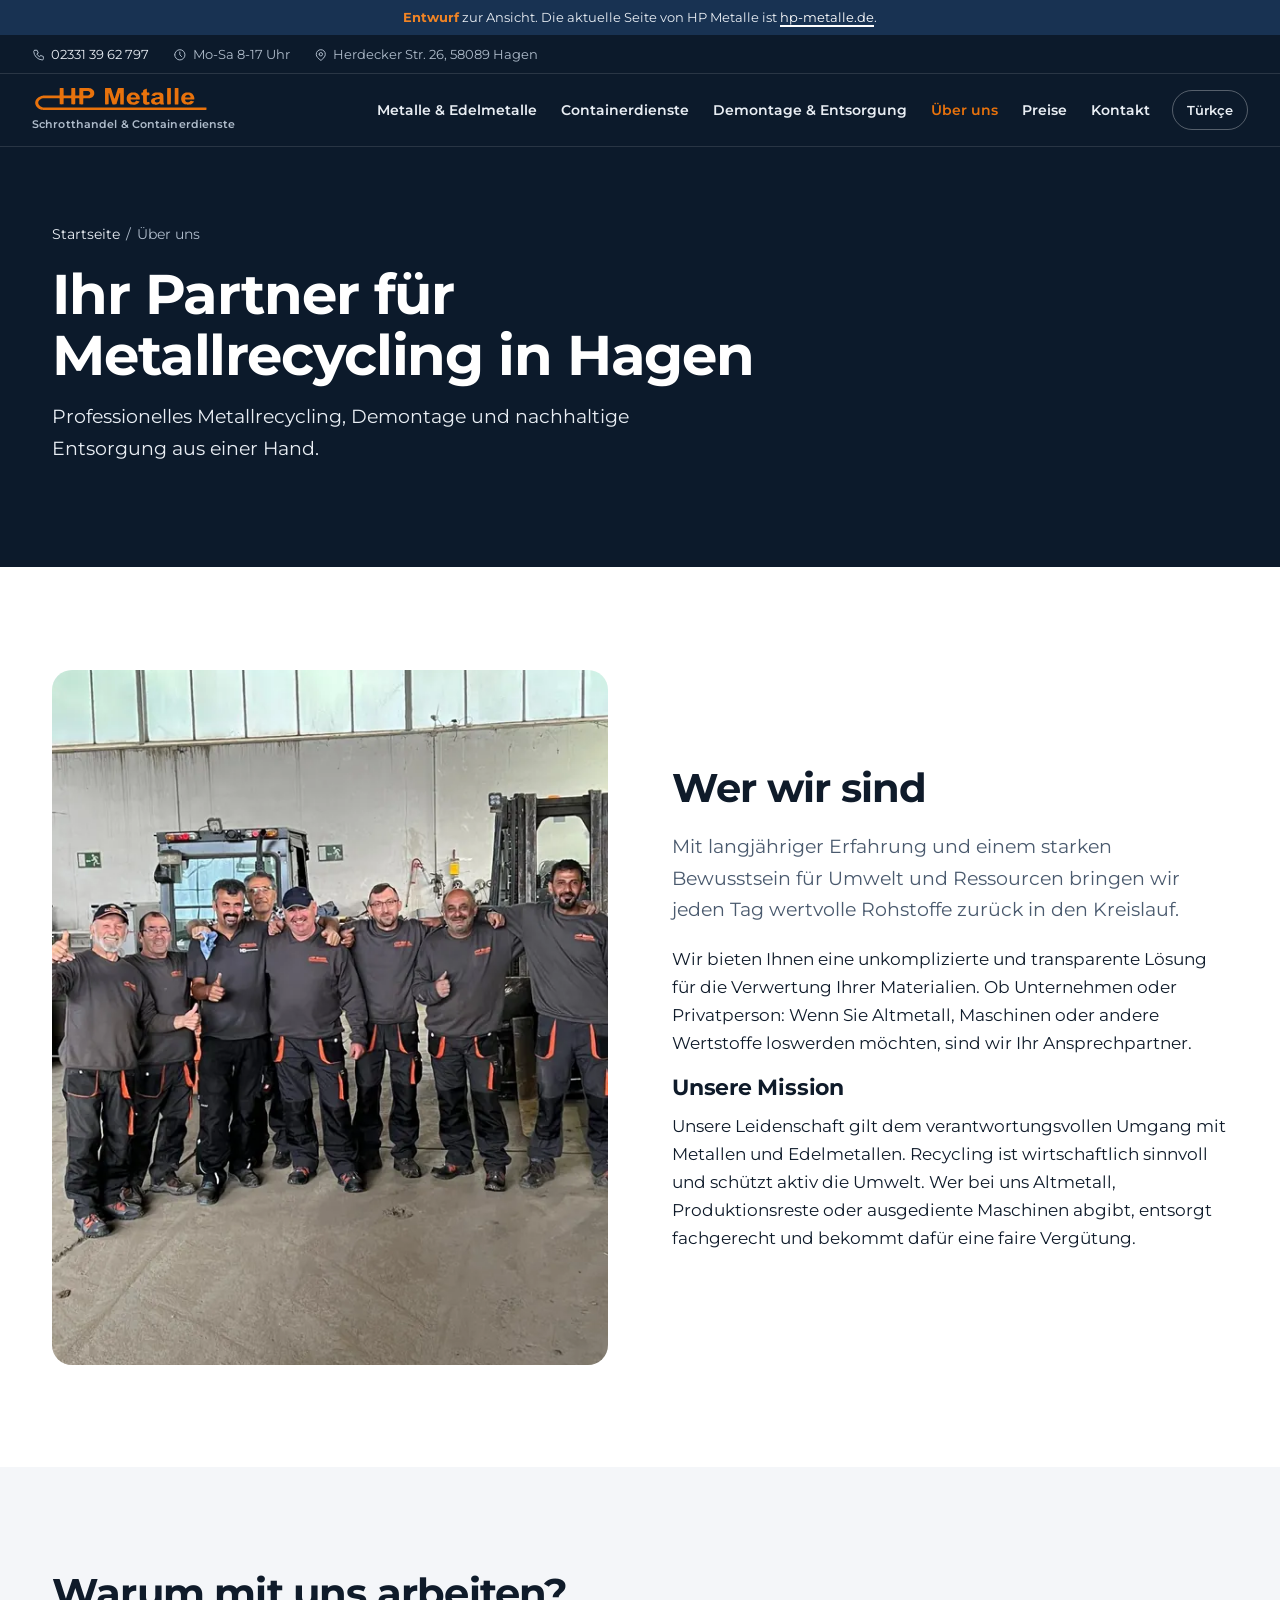
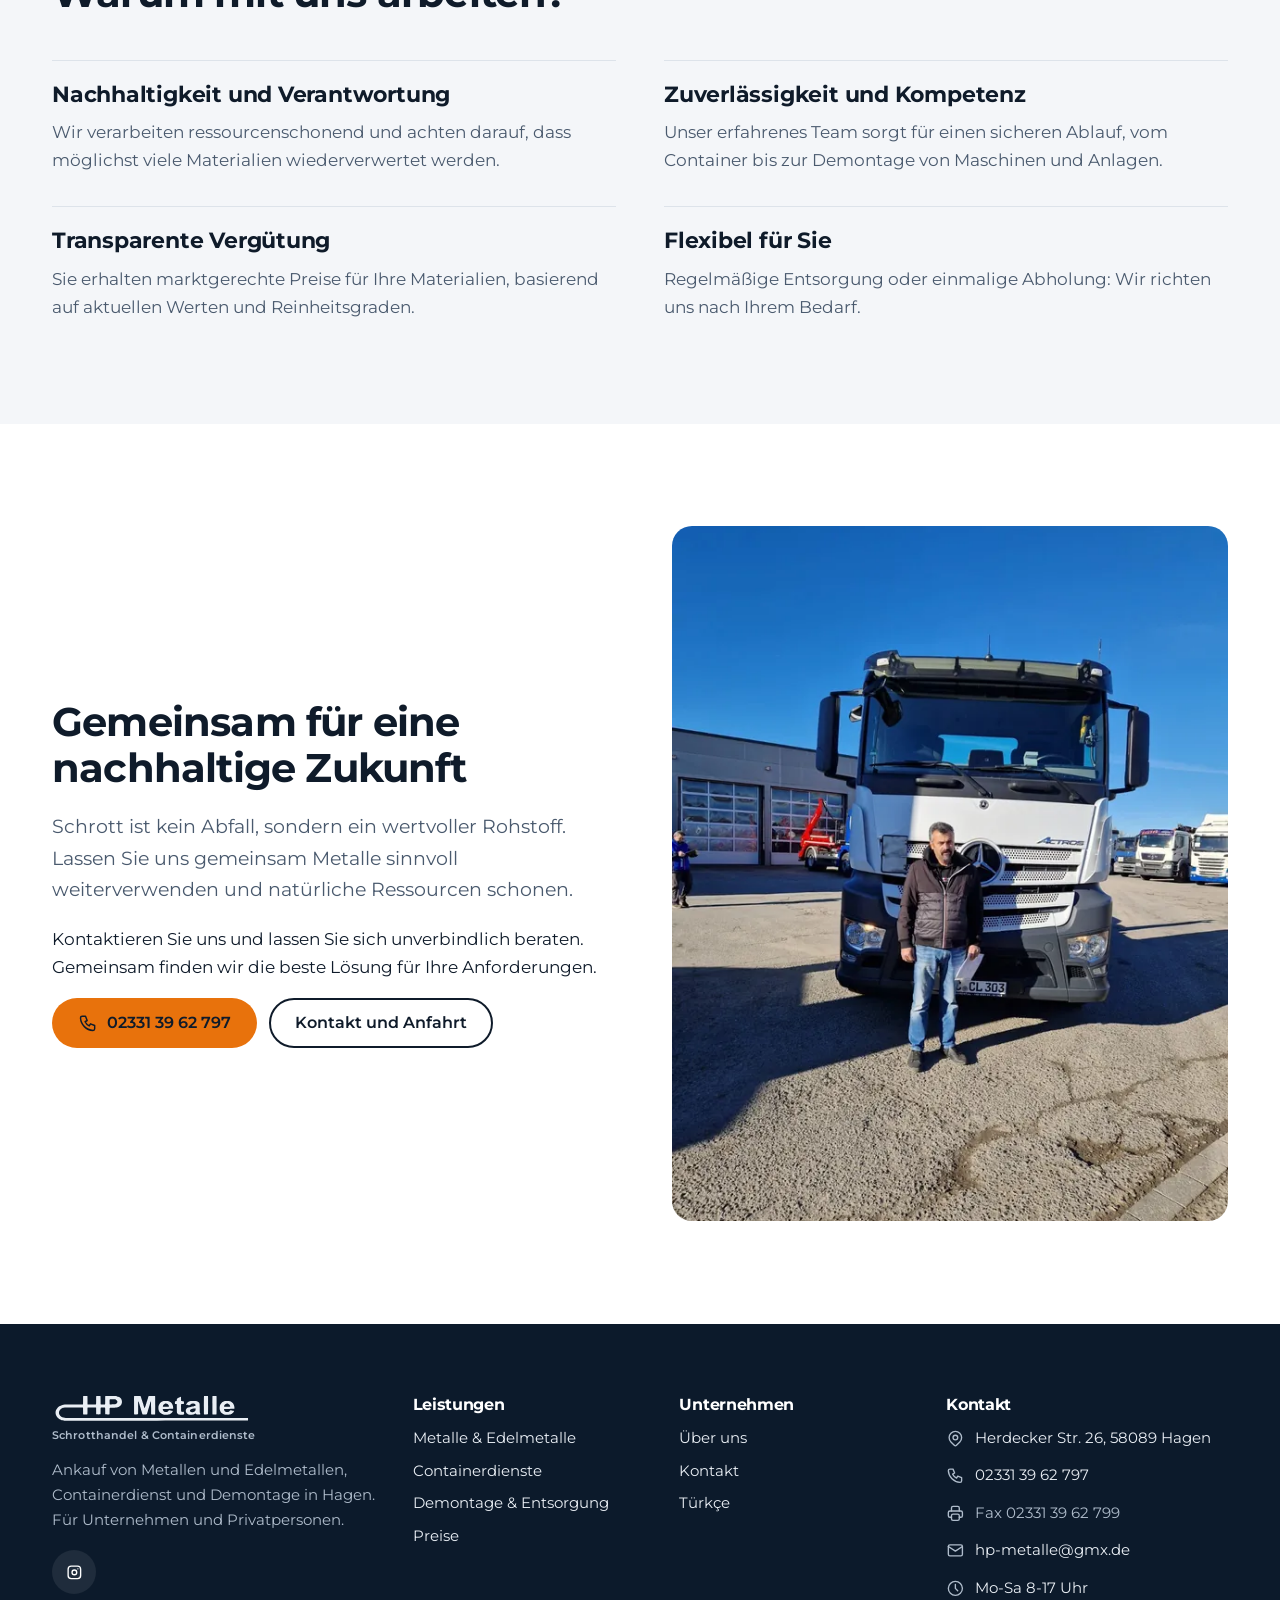
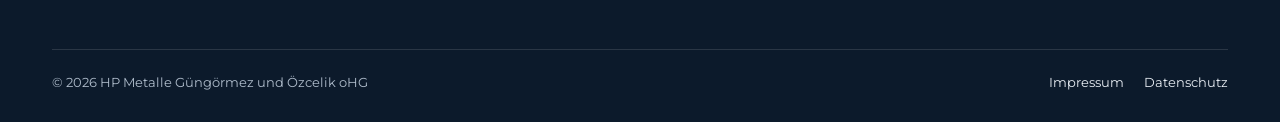
<file: ueber-uns/index.html>
<!doctype html>
<html lang="de">
<head>
<meta charset="utf-8">
<meta name="viewport" content="width=device-width, initial-scale=1">
<title>Über uns | HP Metalle, Schrotthandel und Containerdienst in Hagen</title>
<meta name="description" content="HP Metalle ist Ihr Partner für Metallrecycling, Demontage und nachhaltige Entsorgung in Hagen. Für Unternehmen und Privatpersonen, fair und transparent.">
<meta name="robots" content="noindex, nofollow">
<link rel="canonical" href="https://hp-metalle.aki-express.de/ueber-uns/">
<meta property="og:type" content="website">
<meta property="og:locale" content="de_DE">
<meta property="og:site_name" content="HP Metalle">
<meta property="og:title" content="Über uns | HP Metalle, Schrotthandel und Containerdienst in Hagen">
<meta property="og:description" content="HP Metalle ist Ihr Partner für Metallrecycling, Demontage und nachhaltige Entsorgung in Hagen. Für Unternehmen und Privatpersonen, fair und transparent.">
<meta property="og:url" content="https://hp-metalle.aki-express.de/ueber-uns/">
<meta property="og:image" content="https://hp-metalle.aki-express.de/assets/img/og.jpg">
<meta property="og:image:width" content="1200">
<meta property="og:image:height" content="630">
<meta name="twitter:card" content="summary_large_image">
<meta name="theme-color" content="#0C1A2B">
<link rel="icon" href="../assets/favicon.svg" type="image/svg+xml">
<link rel="icon" href="../assets/favicon-32.png" sizes="32x32" type="image/png">
<link rel="apple-touch-icon" href="../assets/apple-touch-icon.png">
<link rel="preload" href="../assets/fonts/Montserrat-700.woff2" as="font" type="font/woff2" crossorigin>
<link rel="stylesheet" href="../assets/css/site.css">
<script defer src="../assets/js/site.js"></script>
</head>
<body class="page-ueber-uns">
<div class="preview-bar"><strong>Entwurf</strong> zur Ansicht. Die aktuelle Seite von HP Metalle ist <a href="https://www.hp-metalle.de/">hp-metalle.de</a>.</div>
<a class="skip" href="#inhalt">Zum Inhalt springen</a>
<div class="topbar"><div class="wrap">
<a href="tel:+4923313962797"><svg class="i" aria-hidden="true" focusable="false" xmlns="http://www.w3.org/2000/svg" viewBox="0 0 24 24" fill="none" stroke="currentColor" stroke-width="1.75" stroke-linecap="round" stroke-linejoin="round" ><path d="M5 4h4l2 5l-2.5 1.5a11 11 0 0 0 5 5l1.5 -2.5l5 2v4a2 2 0 0 1 -2 2a16 16 0 0 1 -15 -15a2 2 0 0 1 2 -2" /></svg>02331&nbsp;39&nbsp;62&nbsp;797</a>
<span><svg class="i" aria-hidden="true" focusable="false" xmlns="http://www.w3.org/2000/svg" viewBox="0 0 24 24" fill="none" stroke="currentColor" stroke-width="1.75" stroke-linecap="round" stroke-linejoin="round" ><path d="M3 12a9 9 0 1 0 18 0a9 9 0 0 0 -18 0" /><path d="M12 7v5l3 3" /></svg>Mo-Sa 8-17&nbsp;Uhr</span>
<span><svg class="i" aria-hidden="true" focusable="false" xmlns="http://www.w3.org/2000/svg" viewBox="0 0 24 24" fill="none" stroke="currentColor" stroke-width="1.75" stroke-linecap="round" stroke-linejoin="round" ><path d="M9 11a3 3 0 1 0 6 0a3 3 0 0 0 -6 0" /><path d="M17.657 16.657l-4.243 4.243a2 2 0 0 1 -2.827 0l-4.244 -4.243a8 8 0 1 1 11.314 0" /></svg>Herdecker Str. 26, 58089 Hagen</span>
</div></div>
<header class="header" data-header>
<div class="wrap">
<a class="brand" href="../" aria-label="HP Metalle, zur Startseite"><svg viewBox="0 0 400 51" role="img" aria-hidden="true" focusable="false"><path fill="currentColor" fill-rule="evenodd" d="M25.86,49.59C25.37,49.54 24.20,49.35 23.26,49.16C22.32,48.97 21.22,48.76 20.82,48.70C20.11,48.60 18.60,48.05 17.47,47.49C17.16,47.33 16.67,47.11 16.39,47.00C15.32,46.58 12.74,44.63 11.42,43.26C8.59,40.31 7.10,36.90 7.10,33.35C7.10,29.84 8.52,26.53 11.28,23.58C11.86,22.96 12.47,22.35 12.64,22.22C14.81,20.59 15.40,20.19 15.89,20.00C16.21,19.88 16.72,19.64 17.02,19.45C17.89,18.93 18.45,18.71 19.80,18.35C20.49,18.17 21.62,17.86 22.31,17.67C23.53,17.33 24.21,17.22 26.57,17.00C27.30,16.93 33.48,16.90 44.55,16.90C59.63,16.91 61.44,16.89 61.66,16.76C62.16,16.42 62.15,16.65 62.17,8.75C62.19,2.26 62.21,1.27 62.36,0.68L62.52,0.00L66.61,0.00C69.80,0.00 70.71,0.03 70.74,0.13C70.99,0.98 71.01,1.78 71.03,8.75C71.05,16.83 71.03,16.49 71.60,16.80C71.89,16.96 87.41,16.96 87.70,16.80C88.27,16.49 88.25,16.82 88.30,8.70C88.35,1.73 88.36,1.21 88.54,0.62L88.73,0.00L92.80,-0.00L96.87,-0.00L97.03,0.78C97.18,1.46 97.20,2.41 97.20,8.80C97.20,16.87 97.17,16.54 97.88,16.81C98.30,16.97 105.31,16.96 105.70,16.80C106.37,16.52 106.35,16.84 106.37,8.75C106.38,2.10 106.40,1.39 106.56,0.73L106.74,0.00L117.38,0.00C127.54,0.00 128.03,0.01 128.28,0.18C128.66,0.44 128.77,0.47 130.38,0.81C131.59,1.06 133.76,1.76 134.41,2.10C134.95,2.40 136.25,3.41 136.93,4.08C138.96,6.07 139.90,8.44 139.90,11.55C139.90,14.48 139.29,16.32 137.59,18.45C136.47,19.86 134.24,21.46 132.85,21.85C132.52,21.94 131.80,22.17 131.25,22.35C129.30,23.01 127.18,23.20 120.70,23.29C115.73,23.35 115.77,23.35 115.42,23.87C115.26,24.12 115.25,24.65 115.20,30.23L115.15,36.32L114.82,36.61C114.50,36.90 114.50,36.90 110.92,36.90C107.72,36.90 107.31,36.88 107.00,36.72C106.36,36.40 106.37,36.58 106.39,30.14C106.41,23.96 106.40,23.72 105.94,23.29C105.68,23.05 105.68,23.05 102.02,23.02C97.95,22.98 97.71,23.01 97.40,23.53C97.21,23.84 97.20,24.08 97.20,29.88C97.20,36.36 97.20,36.38 96.69,36.74C96.48,36.88 96.02,36.90 92.84,36.90C89.25,36.90 89.23,36.90 88.89,36.67C88.31,36.28 88.31,36.31 88.31,29.75C88.30,23.16 88.33,23.47 87.70,23.15C87.22,22.90 72.10,22.93 71.60,23.18C71.01,23.47 71.01,23.43 71.01,30.07C71.01,36.62 71.01,36.53 70.45,36.78C70.07,36.95 63.15,36.95 62.81,36.77C62.16,36.44 62.20,36.78 62.17,29.95C62.15,25.13 62.12,23.70 62.02,23.53C61.71,22.98 62.79,23.01 43.44,23.00C21.78,22.98 23.37,22.87 20.10,24.58C17.45,25.96 15.75,27.68 14.67,30.05C14.12,31.25 14.00,31.87 14.00,33.39C14.00,34.85 14.16,35.60 14.73,36.80C15.48,38.41 17.01,40.18 18.61,41.27C19.54,41.91 22.12,43.10 22.90,43.24C24.58,43.56 25.93,43.73 27.50,43.81C28.41,43.85 110.64,43.89 210.23,43.90C368.38,43.90 391.35,43.92 391.59,44.05C392.07,44.29 392.14,44.64 392.13,46.66C392.12,48.64 392.07,48.87 391.57,49.24C391.29,49.45 391.29,49.45 209.97,49.47C85.89,49.49 28.40,49.53 27.86,49.60C27.42,49.65 27.00,49.69 26.91,49.69C26.82,49.68 26.35,49.63 25.86,49.59ZM226.55,37.60C226.00,37.55 224.97,37.40 224.25,37.26C223.53,37.12 222.59,36.96 222.15,36.90C221.29,36.78 220.34,36.35 218.44,35.24C215.79,33.69 213.67,30.49 213.04,27.10C212.79,25.79 212.79,22.08 213.03,20.67C213.67,16.98 216.22,13.46 219.51,11.71C220.63,11.12 223.00,10.21 223.85,10.05C224.93,9.84 229.93,9.84 231.12,10.05C232.03,10.21 234.28,11.04 235.63,11.71C238.22,13.01 240.21,15.28 241.30,18.17C242.13,20.38 242.65,24.11 242.26,25.05C241.94,25.80 242.70,25.74 231.89,25.80C222.25,25.85 222.21,25.85 221.93,26.06C221.47,26.40 221.43,26.76 221.75,27.77C222.19,29.19 222.64,29.86 223.95,30.99C224.90,31.81 226.26,32.20 228.22,32.20C230.74,32.20 231.71,31.70 233.02,29.71C233.81,28.52 233.89,28.51 237.05,28.98C241.62,29.67 242.06,29.95 241.09,31.54C239.44,34.21 236.22,36.50 233.40,36.99C232.77,37.10 231.76,37.28 231.15,37.39C229.82,37.63 227.90,37.71 226.55,37.60ZM256.82,37.60C255.77,37.49 253.12,36.82 252.64,36.55C251.72,36.01 250.66,34.82 250.26,33.85C249.81,32.77 249.77,32.14 249.71,24.29C249.65,17.01 249.65,16.82 249.45,16.60C249.11,16.22 248.68,16.10 247.63,16.10C245.88,16.10 245.76,15.89 245.82,13.06C245.87,10.50 246.01,10.30 247.81,10.30C249.57,10.30 249.70,10.11 249.70,7.65C249.70,5.46 249.73,5.37 250.69,4.76C251.48,4.25 253.05,3.45 253.98,3.06C254.32,2.93 254.87,2.65 255.19,2.46C255.85,2.05 256.99,1.60 257.33,1.60C257.46,1.60 257.67,1.72 257.81,1.86C258.05,2.12 258.05,2.12 258.10,5.89C258.15,9.90 258.15,9.85 258.64,10.13C258.78,10.21 259.59,10.27 260.95,10.30C263.95,10.37 263.90,10.32 263.90,13.25C263.90,16.13 263.94,16.10 261.03,16.11C258.86,16.11 258.54,16.18 258.27,16.70C258.01,17.21 258.05,29.83 258.31,30.41C258.93,31.76 260.17,32.19 262.01,31.70C263.88,31.20 263.88,31.20 264.37,35.46C264.44,36.11 264.22,36.56 263.73,36.76C263.18,36.99 260.46,37.49 259.14,37.60C257.84,37.71 257.87,37.71 256.82,37.60ZM276.65,37.60C275.95,37.52 273.74,37.07 272.70,36.80C271.84,36.57 269.81,35.09 269.05,34.13C267.49,32.17 267.12,29.73 268.00,27.24C268.59,25.55 270.51,23.76 272.41,23.11C272.87,22.96 273.57,22.69 273.95,22.53C274.85,22.14 276.20,21.84 277.35,21.75C277.84,21.72 278.63,21.60 279.10,21.49C279.57,21.38 280.56,21.18 281.30,21.04C282.04,20.91 283.12,20.66 283.70,20.50C284.28,20.34 285.09,20.16 285.50,20.10C286.87,19.91 287.14,19.65 287.12,18.53C287.09,16.66 285.53,15.44 282.84,15.18C280.13,14.91 278.51,15.44 277.00,17.10C275.60,18.62 275.51,18.63 271.96,18.05C269.43,17.63 269.17,17.55 268.93,17.05C268.39,15.92 270.80,12.71 273.02,11.59C274.34,10.93 276.39,10.22 277.49,10.04C278.91,9.82 287.00,9.89 288.04,10.13C289.99,10.59 292.39,11.76 293.38,12.73C295.32,14.63 295.44,15.30 295.45,24.65C295.46,32.38 295.55,33.34 296.46,35.24C297.02,36.41 296.81,36.90 295.73,36.90C295.41,36.90 293.91,36.91 292.40,36.92C289.14,36.95 289.21,36.97 288.53,35.85C287.76,34.57 287.51,34.54 285.92,35.49C284.22,36.50 283.64,36.76 282.50,36.98C281.92,37.10 281.04,37.28 280.53,37.39C279.41,37.62 277.73,37.72 276.65,37.60ZM349.13,37.59C348.25,37.53 347.22,37.36 344.21,36.80C343.23,36.62 340.62,35.16 339.46,34.13C337.37,32.30 336.14,29.91 335.44,26.32C335.27,25.44 335.25,22.52 335.41,21.64C336.00,18.29 336.73,16.65 338.63,14.43C339.48,13.44 341.09,12.15 342.15,11.63C343.39,11.01 345.66,10.17 346.50,10.03C347.72,9.82 353.39,9.90 354.22,10.14C355.00,10.36 357.48,11.34 358.23,11.71C361.01,13.10 363.37,16.14 364.25,19.47C364.84,21.68 365.11,24.39 364.82,25.12C364.55,25.79 365.20,25.74 354.40,25.80C346.89,25.84 344.60,25.88 344.43,25.97C343.21,26.67 345.00,30.24 347.22,31.54C348.52,32.30 352.30,32.41 353.63,31.73C354.10,31.49 354.69,30.90 355.40,29.95C356.53,28.43 356.30,28.48 359.55,28.98C363.45,29.58 364.00,29.78 364.00,30.59C364.00,31.57 361.74,34.17 359.93,35.28C357.93,36.51 357.47,36.71 356.06,36.96C355.34,37.08 354.43,37.26 354.05,37.34C353.29,37.50 351.20,37.71 350.55,37.68C350.33,37.68 349.69,37.64 349.13,37.59ZM165.17,36.90C164.83,36.86 164.62,36.76 164.42,36.57C164.15,36.30 164.15,36.30 164.12,18.87C164.10,3.16 164.11,1.38 164.26,0.72L164.42,0.00L170.74,0.00L177.05,0.01L177.47,0.93C177.70,1.44 177.94,2.05 178.00,2.30C178.06,2.55 178.28,3.27 178.50,3.90C178.71,4.53 179.14,5.86 179.45,6.85C179.76,7.84 180.15,9.05 180.32,9.55C180.48,10.04 180.76,10.95 180.94,11.55C181.28,12.68 181.70,13.99 182.42,16.20C182.64,16.89 182.93,17.81 183.05,18.25C183.17,18.69 183.39,19.36 183.54,19.75C183.69,20.13 183.92,20.89 184.06,21.44C184.72,24.04 185.52,24.72 186.01,23.08C186.13,22.68 186.39,21.81 186.60,21.15C186.81,20.49 187.21,19.23 187.48,18.35C187.76,17.47 188.13,16.32 188.30,15.80C188.47,15.28 188.74,14.40 188.89,13.85C189.05,13.30 189.36,12.29 189.58,11.60C190.44,8.98 190.89,7.52 191.09,6.79C191.21,6.37 191.41,5.76 191.55,5.43C191.68,5.09 191.89,4.42 192.01,3.94C192.13,3.45 192.47,2.43 192.77,1.68C193.06,0.92 193.30,0.24 193.30,0.15C193.30,0.02 194.01,0.00 199.69,0.00L206.08,0.00L206.24,0.66C206.49,1.63 206.50,35.99 206.25,36.36C205.88,36.93 205.87,36.93 202.37,36.92C199.07,36.91 198.80,36.88 198.45,36.50C198.25,36.28 198.25,36.10 198.20,23.96C198.16,14.50 198.12,11.59 198.03,11.37C197.88,11.04 197.65,10.93 197.45,11.10C197.29,11.23 196.49,13.69 195.96,15.66C195.77,16.37 195.55,17.14 195.46,17.35C195.38,17.57 195.17,18.25 195.01,18.86C194.84,19.47 194.62,20.21 194.51,20.51C194.40,20.81 194.20,21.46 194.07,21.95C193.93,22.45 193.64,23.43 193.42,24.15C192.62,26.71 191.73,29.70 191.14,31.75C190.95,32.41 190.64,33.42 190.46,34.00C190.27,34.58 190.05,35.30 189.96,35.60C189.59,36.93 189.65,36.92 185.26,36.93C182.65,36.93 181.59,36.90 181.43,36.82C180.91,36.54 180.51,35.71 180.01,33.85C179.84,33.24 179.60,32.43 179.46,32.05C179.33,31.66 179.14,31.03 179.06,30.65C178.97,30.26 178.72,29.41 178.50,28.75C178.10,27.53 177.56,25.72 177.13,24.20C177.00,23.73 176.72,22.81 176.50,22.15C176.28,21.49 176.01,20.57 175.90,20.11C175.78,19.65 175.60,19.04 175.49,18.76C175.38,18.48 175.23,17.98 175.14,17.65C175.06,17.32 174.79,16.40 174.55,15.60C174.31,14.80 174.05,13.83 173.96,13.45C173.70,12.30 172.91,10.96 172.61,11.14C172.32,11.32 172.30,12.21 172.30,24.00C172.30,36.91 172.32,36.33 171.79,36.73C171.54,36.91 171.33,36.92 168.59,36.93C166.97,36.94 165.44,36.93 165.17,36.90ZM304.70,36.89C304.29,36.80 304.02,36.55 303.90,36.11C303.71,35.42 303.77,1.81 303.96,0.82L304.13,0.00L308.00,-0.00L311.88,-0.00L312.04,0.87C312.25,2.02 312.28,35.60 312.07,36.19C311.82,36.92 311.81,36.92 308.22,36.93C306.45,36.94 304.87,36.92 304.70,36.89ZM321.84,36.92C321.41,36.85 321.08,36.66 320.95,36.39C320.77,36.05 320.73,1.70 320.90,0.90C321.13,-0.12 320.58,-0.00 324.99,-0.00L328.87,-0.00L329.04,1.02C329.20,1.97 329.21,3.41 329.18,19.10C329.15,37.84 329.19,36.48 328.59,36.81C328.40,36.91 322.41,37.01 321.84,36.92ZM283.07,32.15C284.87,31.62 285.54,31.14 286.58,29.64C287.09,28.91 287.39,26.13 287.06,25.26C286.81,24.62 286.56,24.54 285.50,24.80C285.03,24.91 284.40,25.00 284.10,25.00C283.44,25.00 281.94,25.24 281.25,25.45C280.98,25.54 280.26,25.74 279.67,25.91C277.18,26.59 275.99,27.63 276.01,29.09C276.02,29.81 276.15,30.16 276.69,30.90C277.24,31.65 277.42,31.78 278.50,32.19C280.11,32.81 280.88,32.80 283.07,32.15ZM233.62,21.21C234.42,20.32 233.44,17.91 231.76,16.65C229.50,14.95 227.45,14.70 225.15,15.85C223.39,16.72 222.35,17.82 221.90,19.28C221.50,20.58 221.70,21.23 222.60,21.54C222.68,21.56 225.13,21.58 228.03,21.57L233.32,21.55L233.62,21.21ZM355.62,21.50C356.42,21.27 356.59,20.59 356.16,19.25C355.67,17.72 354.75,16.74 352.95,15.84C350.53,14.64 348.31,14.99 346.00,16.93C344.22,18.42 343.59,21.10 344.93,21.49C345.38,21.62 355.15,21.63 355.62,21.50ZM126.39,16.63C127.51,16.33 129.10,15.36 129.74,14.59C130.80,13.33 131.09,11.31 130.40,9.95C129.84,8.85 129.56,8.53 128.52,7.85C126.69,6.66 126.19,6.58 120.45,6.62C116.56,6.65 116.12,6.67 115.83,6.83C115.19,7.18 115.19,7.15 115.22,11.83C115.26,16.88 115.19,16.66 116.65,16.84C117.56,16.95 125.88,16.77 126.39,16.63Z"/></svg><span class="brand__tag">Schrotthandel &amp; Containerdienste</span></a>
<a class="header__lang" href="../turkce/" hreflang="tr" lang="tr">Türkçe</a>
<button class="menu-btn" type="button" aria-expanded="false" aria-controls="nav" aria-label="Menü öffnen"><svg class="i i--open" aria-hidden="true" focusable="false" xmlns="http://www.w3.org/2000/svg" viewBox="0 0 24 24" fill="none" stroke="currentColor" stroke-width="1.75" stroke-linecap="round" stroke-linejoin="round" ><path d="M4 6l16 0" /><path d="M4 12l16 0" /><path d="M4 18l16 0" /></svg><svg class="i i--close" aria-hidden="true" focusable="false" xmlns="http://www.w3.org/2000/svg" viewBox="0 0 24 24" fill="none" stroke="currentColor" stroke-width="1.75" stroke-linecap="round" stroke-linejoin="round" ><path d="M18 6l-12 12" /><path d="M6 6l12 12" /></svg></button>
<nav class="nav" id="nav" aria-label="Hauptmenü"><a href="../metalle-_-edelmetalle/">Metalle &amp; Edelmetalle</a><a href="../containerdienste/">Containerdienste</a><a href="../demontage-_-entsorgung/">Demontage &amp; Entsorgung</a><a href="../ueber-uns/" aria-current="page">Über uns</a><a href="../preise/">Preise</a><a href="../common/info/kontaktieren-sie-uns.html">Kontakt</a><a class="nav__lang" href="../turkce/" hreflang="tr" lang="tr">Türkçe</a><a class="nav__tel" href="tel:+4923313962797"><svg class="i" aria-hidden="true" focusable="false" xmlns="http://www.w3.org/2000/svg" viewBox="0 0 24 24" fill="none" stroke="currentColor" stroke-width="1.75" stroke-linecap="round" stroke-linejoin="round" ><path d="M5 4h4l2 5l-2.5 1.5a11 11 0 0 0 5 5l1.5 -2.5l5 2v4a2 2 0 0 1 -2 2a16 16 0 0 1 -15 -15a2 2 0 0 1 2 -2" /></svg>02331&nbsp;39&nbsp;62&nbsp;797</a></nav>
<a class="btn btn--primary header__cta" href="tel:+4923313962797"><svg class="i" aria-hidden="true" focusable="false" xmlns="http://www.w3.org/2000/svg" viewBox="0 0 24 24" fill="none" stroke="currentColor" stroke-width="1.75" stroke-linecap="round" stroke-linejoin="round" ><path d="M5 4h4l2 5l-2.5 1.5a11 11 0 0 0 5 5l1.5 -2.5l5 2v4a2 2 0 0 1 -2 2a16 16 0 0 1 -15 -15a2 2 0 0 1 2 -2" /></svg>02331&nbsp;39&nbsp;62&nbsp;797</a>
</div>
</header>
<main id="inhalt">
<section class="page-hero page-hero--plain">
<div class="wrap">
<nav aria-label="Brotkrumen"><ol class="crumbs"><li><a href="../">Startseite</a></li><li aria-current="page">Über uns</li></ol></nav>
<h1>Ihr Partner für Metallrecycling in Hagen</h1>
<p>Professionelles Metallrecycling, Demontage und nachhaltige Entsorgung aus einer Hand.</p>
</div>
</section>
<section class="section section--white" aria-labelledby="wir-title">
<div class="wrap split">
<div class="split__media split__media--tall"><img src="../assets/img/team-in-halle-600.webp" srcset="../assets/img/team-in-halle-600.webp 600w, ../assets/img/team-in-halle-1200.webp 1200w" sizes="(max-width: 1024px) 100vw, 45vw" width="1200" height="1600" alt="Das Team von HP Metalle in der Halle" fetchpriority="high" decoding="async"></div>
<div>
<h2 id="wir-title">Wer wir sind</h2>
<p class="lead">Mit langjähriger Erfahrung und einem starken Bewusstsein für Umwelt und Ressourcen bringen wir jeden Tag wertvolle Rohstoffe zurück in den Kreislauf.</p>
<p>Wir bieten Ihnen eine unkomplizierte und transparente Lösung für die Verwertung Ihrer Materialien. Ob Unternehmen oder Privatperson: Wenn Sie Altmetall, Maschinen oder andere Wertstoffe loswerden möchten, sind wir Ihr Ansprechpartner.</p>
<h3>Unsere Mission</h3>
<p>Unsere Leidenschaft gilt dem verantwortungsvollen Umgang mit Metallen und Edelmetallen. Recycling ist wirtschaftlich sinnvoll und schützt aktiv die Umwelt. Wer bei uns Altmetall, Produktionsreste oder ausgediente Maschinen abgibt, entsorgt fachgerecht und bekommt dafür eine faire Vergütung.</p>
</div>
</div>
</section>
<section class="section" aria-labelledby="warum-title">
<div class="wrap">
<div class="head">
<h2 id="warum-title">Warum mit uns arbeiten?</h2>
</div>
<ul class="reasons">
<li><h3>Nachhaltigkeit und Verantwortung</h3><p>Wir verarbeiten ressourcenschonend und achten darauf, dass möglichst viele Materialien wiederverwertet werden.</p></li>
<li><h3>Zuverlässigkeit und Kompetenz</h3><p>Unser erfahrenes Team sorgt für einen sicheren Ablauf, vom Container bis zur Demontage von Maschinen und Anlagen.</p></li>
<li><h3>Transparente Vergütung</h3><p>Sie erhalten marktgerechte Preise für Ihre Materialien, basierend auf aktuellen Werten und Reinheitsgraden.</p></li>
<li><h3>Flexibel für Sie</h3><p>Regelmäßige Entsorgung oder einmalige Abholung: Wir richten uns nach Ihrem Bedarf.</p></li>
</ul>
</div>
</section>
<section class="section section--white" aria-labelledby="zukunft-title">
<div class="wrap split split--flip">
<div class="split__media split__media--tall"><img src="../assets/img/chef-vor-lkw-600.webp" srcset="../assets/img/chef-vor-lkw-600.webp 600w, ../assets/img/chef-vor-lkw-1200.webp 1200w" sizes="(max-width: 1024px) 100vw, 45vw" width="1200" height="1600" alt="Chef von HP Metalle vor dem Firmen-LKW" loading="lazy" decoding="async"></div>
<div>
<h2 id="zukunft-title">Gemeinsam für eine nachhaltige Zukunft</h2>
<p class="lead">Schrott ist kein Abfall, sondern ein wertvoller Rohstoff. Lassen Sie uns gemeinsam Metalle sinnvoll weiterverwenden und natürliche Ressourcen schonen.</p>
<p>Kontaktieren Sie uns und lassen Sie sich unverbindlich beraten. Gemeinsam finden wir die beste Lösung für Ihre Anforderungen.</p>
<div class="hero__ctas">
<a class="btn btn--primary" href="tel:+4923313962797"><svg class="i" aria-hidden="true" focusable="false" xmlns="http://www.w3.org/2000/svg" viewBox="0 0 24 24" fill="none" stroke="currentColor" stroke-width="1.75" stroke-linecap="round" stroke-linejoin="round" ><path d="M5 4h4l2 5l-2.5 1.5a11 11 0 0 0 5 5l1.5 -2.5l5 2v4a2 2 0 0 1 -2 2a16 16 0 0 1 -15 -15a2 2 0 0 1 2 -2" /></svg>02331&nbsp;39&nbsp;62&nbsp;797</a>
<a class="btn btn--outline" href="../common/info/kontaktieren-sie-uns.html">Kontakt und Anfahrt</a>
</div>
</div>
</div>
</section>
</main>
<footer class="footer">
<div class="wrap">
<div class="footer__grid">
<div>
<a class="brand" href="../" aria-label="HP Metalle, zur Startseite"><svg viewBox="0 0 400 51" role="img" aria-hidden="true" focusable="false"><path fill="currentColor" fill-rule="evenodd" d="M25.86,49.59C25.37,49.54 24.20,49.35 23.26,49.16C22.32,48.97 21.22,48.76 20.82,48.70C20.11,48.60 18.60,48.05 17.47,47.49C17.16,47.33 16.67,47.11 16.39,47.00C15.32,46.58 12.74,44.63 11.42,43.26C8.59,40.31 7.10,36.90 7.10,33.35C7.10,29.84 8.52,26.53 11.28,23.58C11.86,22.96 12.47,22.35 12.64,22.22C14.81,20.59 15.40,20.19 15.89,20.00C16.21,19.88 16.72,19.64 17.02,19.45C17.89,18.93 18.45,18.71 19.80,18.35C20.49,18.17 21.62,17.86 22.31,17.67C23.53,17.33 24.21,17.22 26.57,17.00C27.30,16.93 33.48,16.90 44.55,16.90C59.63,16.91 61.44,16.89 61.66,16.76C62.16,16.42 62.15,16.65 62.17,8.75C62.19,2.26 62.21,1.27 62.36,0.68L62.52,0.00L66.61,0.00C69.80,0.00 70.71,0.03 70.74,0.13C70.99,0.98 71.01,1.78 71.03,8.75C71.05,16.83 71.03,16.49 71.60,16.80C71.89,16.96 87.41,16.96 87.70,16.80C88.27,16.49 88.25,16.82 88.30,8.70C88.35,1.73 88.36,1.21 88.54,0.62L88.73,0.00L92.80,-0.00L96.87,-0.00L97.03,0.78C97.18,1.46 97.20,2.41 97.20,8.80C97.20,16.87 97.17,16.54 97.88,16.81C98.30,16.97 105.31,16.96 105.70,16.80C106.37,16.52 106.35,16.84 106.37,8.75C106.38,2.10 106.40,1.39 106.56,0.73L106.74,0.00L117.38,0.00C127.54,0.00 128.03,0.01 128.28,0.18C128.66,0.44 128.77,0.47 130.38,0.81C131.59,1.06 133.76,1.76 134.41,2.10C134.95,2.40 136.25,3.41 136.93,4.08C138.96,6.07 139.90,8.44 139.90,11.55C139.90,14.48 139.29,16.32 137.59,18.45C136.47,19.86 134.24,21.46 132.85,21.85C132.52,21.94 131.80,22.17 131.25,22.35C129.30,23.01 127.18,23.20 120.70,23.29C115.73,23.35 115.77,23.35 115.42,23.87C115.26,24.12 115.25,24.65 115.20,30.23L115.15,36.32L114.82,36.61C114.50,36.90 114.50,36.90 110.92,36.90C107.72,36.90 107.31,36.88 107.00,36.72C106.36,36.40 106.37,36.58 106.39,30.14C106.41,23.96 106.40,23.72 105.94,23.29C105.68,23.05 105.68,23.05 102.02,23.02C97.95,22.98 97.71,23.01 97.40,23.53C97.21,23.84 97.20,24.08 97.20,29.88C97.20,36.36 97.20,36.38 96.69,36.74C96.48,36.88 96.02,36.90 92.84,36.90C89.25,36.90 89.23,36.90 88.89,36.67C88.31,36.28 88.31,36.31 88.31,29.75C88.30,23.16 88.33,23.47 87.70,23.15C87.22,22.90 72.10,22.93 71.60,23.18C71.01,23.47 71.01,23.43 71.01,30.07C71.01,36.62 71.01,36.53 70.45,36.78C70.07,36.95 63.15,36.95 62.81,36.77C62.16,36.44 62.20,36.78 62.17,29.95C62.15,25.13 62.12,23.70 62.02,23.53C61.71,22.98 62.79,23.01 43.44,23.00C21.78,22.98 23.37,22.87 20.10,24.58C17.45,25.96 15.75,27.68 14.67,30.05C14.12,31.25 14.00,31.87 14.00,33.39C14.00,34.85 14.16,35.60 14.73,36.80C15.48,38.41 17.01,40.18 18.61,41.27C19.54,41.91 22.12,43.10 22.90,43.24C24.58,43.56 25.93,43.73 27.50,43.81C28.41,43.85 110.64,43.89 210.23,43.90C368.38,43.90 391.35,43.92 391.59,44.05C392.07,44.29 392.14,44.64 392.13,46.66C392.12,48.64 392.07,48.87 391.57,49.24C391.29,49.45 391.29,49.45 209.97,49.47C85.89,49.49 28.40,49.53 27.86,49.60C27.42,49.65 27.00,49.69 26.91,49.69C26.82,49.68 26.35,49.63 25.86,49.59ZM226.55,37.60C226.00,37.55 224.97,37.40 224.25,37.26C223.53,37.12 222.59,36.96 222.15,36.90C221.29,36.78 220.34,36.35 218.44,35.24C215.79,33.69 213.67,30.49 213.04,27.10C212.79,25.79 212.79,22.08 213.03,20.67C213.67,16.98 216.22,13.46 219.51,11.71C220.63,11.12 223.00,10.21 223.85,10.05C224.93,9.84 229.93,9.84 231.12,10.05C232.03,10.21 234.28,11.04 235.63,11.71C238.22,13.01 240.21,15.28 241.30,18.17C242.13,20.38 242.65,24.11 242.26,25.05C241.94,25.80 242.70,25.74 231.89,25.80C222.25,25.85 222.21,25.85 221.93,26.06C221.47,26.40 221.43,26.76 221.75,27.77C222.19,29.19 222.64,29.86 223.95,30.99C224.90,31.81 226.26,32.20 228.22,32.20C230.74,32.20 231.71,31.70 233.02,29.71C233.81,28.52 233.89,28.51 237.05,28.98C241.62,29.67 242.06,29.95 241.09,31.54C239.44,34.21 236.22,36.50 233.40,36.99C232.77,37.10 231.76,37.28 231.15,37.39C229.82,37.63 227.90,37.71 226.55,37.60ZM256.82,37.60C255.77,37.49 253.12,36.82 252.64,36.55C251.72,36.01 250.66,34.82 250.26,33.85C249.81,32.77 249.77,32.14 249.71,24.29C249.65,17.01 249.65,16.82 249.45,16.60C249.11,16.22 248.68,16.10 247.63,16.10C245.88,16.10 245.76,15.89 245.82,13.06C245.87,10.50 246.01,10.30 247.81,10.30C249.57,10.30 249.70,10.11 249.70,7.65C249.70,5.46 249.73,5.37 250.69,4.76C251.48,4.25 253.05,3.45 253.98,3.06C254.32,2.93 254.87,2.65 255.19,2.46C255.85,2.05 256.99,1.60 257.33,1.60C257.46,1.60 257.67,1.72 257.81,1.86C258.05,2.12 258.05,2.12 258.10,5.89C258.15,9.90 258.15,9.85 258.64,10.13C258.78,10.21 259.59,10.27 260.95,10.30C263.95,10.37 263.90,10.32 263.90,13.25C263.90,16.13 263.94,16.10 261.03,16.11C258.86,16.11 258.54,16.18 258.27,16.70C258.01,17.21 258.05,29.83 258.31,30.41C258.93,31.76 260.17,32.19 262.01,31.70C263.88,31.20 263.88,31.20 264.37,35.46C264.44,36.11 264.22,36.56 263.73,36.76C263.18,36.99 260.46,37.49 259.14,37.60C257.84,37.71 257.87,37.71 256.82,37.60ZM276.65,37.60C275.95,37.52 273.74,37.07 272.70,36.80C271.84,36.57 269.81,35.09 269.05,34.13C267.49,32.17 267.12,29.73 268.00,27.24C268.59,25.55 270.51,23.76 272.41,23.11C272.87,22.96 273.57,22.69 273.95,22.53C274.85,22.14 276.20,21.84 277.35,21.75C277.84,21.72 278.63,21.60 279.10,21.49C279.57,21.38 280.56,21.18 281.30,21.04C282.04,20.91 283.12,20.66 283.70,20.50C284.28,20.34 285.09,20.16 285.50,20.10C286.87,19.91 287.14,19.65 287.12,18.53C287.09,16.66 285.53,15.44 282.84,15.18C280.13,14.91 278.51,15.44 277.00,17.10C275.60,18.62 275.51,18.63 271.96,18.05C269.43,17.63 269.17,17.55 268.93,17.05C268.39,15.92 270.80,12.71 273.02,11.59C274.34,10.93 276.39,10.22 277.49,10.04C278.91,9.82 287.00,9.89 288.04,10.13C289.99,10.59 292.39,11.76 293.38,12.73C295.32,14.63 295.44,15.30 295.45,24.65C295.46,32.38 295.55,33.34 296.46,35.24C297.02,36.41 296.81,36.90 295.73,36.90C295.41,36.90 293.91,36.91 292.40,36.92C289.14,36.95 289.21,36.97 288.53,35.85C287.76,34.57 287.51,34.54 285.92,35.49C284.22,36.50 283.64,36.76 282.50,36.98C281.92,37.10 281.04,37.28 280.53,37.39C279.41,37.62 277.73,37.72 276.65,37.60ZM349.13,37.59C348.25,37.53 347.22,37.36 344.21,36.80C343.23,36.62 340.62,35.16 339.46,34.13C337.37,32.30 336.14,29.91 335.44,26.32C335.27,25.44 335.25,22.52 335.41,21.64C336.00,18.29 336.73,16.65 338.63,14.43C339.48,13.44 341.09,12.15 342.15,11.63C343.39,11.01 345.66,10.17 346.50,10.03C347.72,9.82 353.39,9.90 354.22,10.14C355.00,10.36 357.48,11.34 358.23,11.71C361.01,13.10 363.37,16.14 364.25,19.47C364.84,21.68 365.11,24.39 364.82,25.12C364.55,25.79 365.20,25.74 354.40,25.80C346.89,25.84 344.60,25.88 344.43,25.97C343.21,26.67 345.00,30.24 347.22,31.54C348.52,32.30 352.30,32.41 353.63,31.73C354.10,31.49 354.69,30.90 355.40,29.95C356.53,28.43 356.30,28.48 359.55,28.98C363.45,29.58 364.00,29.78 364.00,30.59C364.00,31.57 361.74,34.17 359.93,35.28C357.93,36.51 357.47,36.71 356.06,36.96C355.34,37.08 354.43,37.26 354.05,37.34C353.29,37.50 351.20,37.71 350.55,37.68C350.33,37.68 349.69,37.64 349.13,37.59ZM165.17,36.90C164.83,36.86 164.62,36.76 164.42,36.57C164.15,36.30 164.15,36.30 164.12,18.87C164.10,3.16 164.11,1.38 164.26,0.72L164.42,0.00L170.74,0.00L177.05,0.01L177.47,0.93C177.70,1.44 177.94,2.05 178.00,2.30C178.06,2.55 178.28,3.27 178.50,3.90C178.71,4.53 179.14,5.86 179.45,6.85C179.76,7.84 180.15,9.05 180.32,9.55C180.48,10.04 180.76,10.95 180.94,11.55C181.28,12.68 181.70,13.99 182.42,16.20C182.64,16.89 182.93,17.81 183.05,18.25C183.17,18.69 183.39,19.36 183.54,19.75C183.69,20.13 183.92,20.89 184.06,21.44C184.72,24.04 185.52,24.72 186.01,23.08C186.13,22.68 186.39,21.81 186.60,21.15C186.81,20.49 187.21,19.23 187.48,18.35C187.76,17.47 188.13,16.32 188.30,15.80C188.47,15.28 188.74,14.40 188.89,13.85C189.05,13.30 189.36,12.29 189.58,11.60C190.44,8.98 190.89,7.52 191.09,6.79C191.21,6.37 191.41,5.76 191.55,5.43C191.68,5.09 191.89,4.42 192.01,3.94C192.13,3.45 192.47,2.43 192.77,1.68C193.06,0.92 193.30,0.24 193.30,0.15C193.30,0.02 194.01,0.00 199.69,0.00L206.08,0.00L206.24,0.66C206.49,1.63 206.50,35.99 206.25,36.36C205.88,36.93 205.87,36.93 202.37,36.92C199.07,36.91 198.80,36.88 198.45,36.50C198.25,36.28 198.25,36.10 198.20,23.96C198.16,14.50 198.12,11.59 198.03,11.37C197.88,11.04 197.65,10.93 197.45,11.10C197.29,11.23 196.49,13.69 195.96,15.66C195.77,16.37 195.55,17.14 195.46,17.35C195.38,17.57 195.17,18.25 195.01,18.86C194.84,19.47 194.62,20.21 194.51,20.51C194.40,20.81 194.20,21.46 194.07,21.95C193.93,22.45 193.64,23.43 193.42,24.15C192.62,26.71 191.73,29.70 191.14,31.75C190.95,32.41 190.64,33.42 190.46,34.00C190.27,34.58 190.05,35.30 189.96,35.60C189.59,36.93 189.65,36.92 185.26,36.93C182.65,36.93 181.59,36.90 181.43,36.82C180.91,36.54 180.51,35.71 180.01,33.85C179.84,33.24 179.60,32.43 179.46,32.05C179.33,31.66 179.14,31.03 179.06,30.65C178.97,30.26 178.72,29.41 178.50,28.75C178.10,27.53 177.56,25.72 177.13,24.20C177.00,23.73 176.72,22.81 176.50,22.15C176.28,21.49 176.01,20.57 175.90,20.11C175.78,19.65 175.60,19.04 175.49,18.76C175.38,18.48 175.23,17.98 175.14,17.65C175.06,17.32 174.79,16.40 174.55,15.60C174.31,14.80 174.05,13.83 173.96,13.45C173.70,12.30 172.91,10.96 172.61,11.14C172.32,11.32 172.30,12.21 172.30,24.00C172.30,36.91 172.32,36.33 171.79,36.73C171.54,36.91 171.33,36.92 168.59,36.93C166.97,36.94 165.44,36.93 165.17,36.90ZM304.70,36.89C304.29,36.80 304.02,36.55 303.90,36.11C303.71,35.42 303.77,1.81 303.96,0.82L304.13,0.00L308.00,-0.00L311.88,-0.00L312.04,0.87C312.25,2.02 312.28,35.60 312.07,36.19C311.82,36.92 311.81,36.92 308.22,36.93C306.45,36.94 304.87,36.92 304.70,36.89ZM321.84,36.92C321.41,36.85 321.08,36.66 320.95,36.39C320.77,36.05 320.73,1.70 320.90,0.90C321.13,-0.12 320.58,-0.00 324.99,-0.00L328.87,-0.00L329.04,1.02C329.20,1.97 329.21,3.41 329.18,19.10C329.15,37.84 329.19,36.48 328.59,36.81C328.40,36.91 322.41,37.01 321.84,36.92ZM283.07,32.15C284.87,31.62 285.54,31.14 286.58,29.64C287.09,28.91 287.39,26.13 287.06,25.26C286.81,24.62 286.56,24.54 285.50,24.80C285.03,24.91 284.40,25.00 284.10,25.00C283.44,25.00 281.94,25.24 281.25,25.45C280.98,25.54 280.26,25.74 279.67,25.91C277.18,26.59 275.99,27.63 276.01,29.09C276.02,29.81 276.15,30.16 276.69,30.90C277.24,31.65 277.42,31.78 278.50,32.19C280.11,32.81 280.88,32.80 283.07,32.15ZM233.62,21.21C234.42,20.32 233.44,17.91 231.76,16.65C229.50,14.95 227.45,14.70 225.15,15.85C223.39,16.72 222.35,17.82 221.90,19.28C221.50,20.58 221.70,21.23 222.60,21.54C222.68,21.56 225.13,21.58 228.03,21.57L233.32,21.55L233.62,21.21ZM355.62,21.50C356.42,21.27 356.59,20.59 356.16,19.25C355.67,17.72 354.75,16.74 352.95,15.84C350.53,14.64 348.31,14.99 346.00,16.93C344.22,18.42 343.59,21.10 344.93,21.49C345.38,21.62 355.15,21.63 355.62,21.50ZM126.39,16.63C127.51,16.33 129.10,15.36 129.74,14.59C130.80,13.33 131.09,11.31 130.40,9.95C129.84,8.85 129.56,8.53 128.52,7.85C126.69,6.66 126.19,6.58 120.45,6.62C116.56,6.65 116.12,6.67 115.83,6.83C115.19,7.18 115.19,7.15 115.22,11.83C115.26,16.88 115.19,16.66 116.65,16.84C117.56,16.95 125.88,16.77 126.39,16.63Z"/></svg><span class="brand__tag">Schrotthandel &amp; Containerdienste</span></a>
<p>Ankauf von Metallen und Edelmetallen, Containerdienst und Demontage in Hagen. Für Unternehmen und Privatpersonen.</p>
<div class="social"><a href="https://www.instagram.com/hp_metalle/" target="_blank" rel="noopener" aria-label="HP Metalle auf Instagram"><svg class="i" aria-hidden="true" focusable="false" xmlns="http://www.w3.org/2000/svg" viewBox="0 0 24 24" fill="none" stroke="currentColor" stroke-width="1.75" stroke-linecap="round" stroke-linejoin="round" ><path d="M4 8a4 4 0 0 1 4 -4h8a4 4 0 0 1 4 4v8a4 4 0 0 1 -4 4h-8a4 4 0 0 1 -4 -4l0 -8" /><path d="M9 12a3 3 0 1 0 6 0a3 3 0 0 0 -6 0" /><path d="M16.5 7.5v.01" /></svg></a></div>
</div>
<div><h2>Leistungen</h2><ul>
<li><a href="../metalle-_-edelmetalle/">Metalle &amp; Edelmetalle</a></li>
<li><a href="../containerdienste/">Containerdienste</a></li>
<li><a href="../demontage-_-entsorgung/">Demontage &amp; Entsorgung</a></li>
<li><a href="../preise/">Preise</a></li>
</ul></div>
<div><h2>Unternehmen</h2><ul>
<li><a href="../ueber-uns/">Über uns</a></li>
<li><a href="../common/info/kontaktieren-sie-uns.html">Kontakt</a></li>
<li><a href="../turkce/" hreflang="tr" lang="tr">Türkçe</a></li>
</ul></div>
<div><h2>Kontakt</h2><ul class="contact-list">
<li><span translate="no"><svg class="i" aria-hidden="true" focusable="false" xmlns="http://www.w3.org/2000/svg" viewBox="0 0 24 24" fill="none" stroke="currentColor" stroke-width="1.75" stroke-linecap="round" stroke-linejoin="round" ><path d="M9 11a3 3 0 1 0 6 0a3 3 0 0 0 -6 0" /><path d="M17.657 16.657l-4.243 4.243a2 2 0 0 1 -2.827 0l-4.244 -4.243a8 8 0 1 1 11.314 0" /></svg>Herdecker Str. 26, 58089 Hagen</span></li>
<li><a href="tel:+4923313962797"><svg class="i" aria-hidden="true" focusable="false" xmlns="http://www.w3.org/2000/svg" viewBox="0 0 24 24" fill="none" stroke="currentColor" stroke-width="1.75" stroke-linecap="round" stroke-linejoin="round" ><path d="M5 4h4l2 5l-2.5 1.5a11 11 0 0 0 5 5l1.5 -2.5l5 2v4a2 2 0 0 1 -2 2a16 16 0 0 1 -15 -15a2 2 0 0 1 2 -2" /></svg>02331&nbsp;39&nbsp;62&nbsp;797</a></li>
<li><span class="is-minor"><svg class="i" aria-hidden="true" focusable="false" xmlns="http://www.w3.org/2000/svg" viewBox="0 0 24 24" fill="none" stroke="currentColor" stroke-width="1.75" stroke-linecap="round" stroke-linejoin="round" ><path d="M17 17h2a2 2 0 0 0 2 -2v-4a2 2 0 0 0 -2 -2h-14a2 2 0 0 0 -2 2v4a2 2 0 0 0 2 2h2" /><path d="M17 9v-4a2 2 0 0 0 -2 -2h-6a2 2 0 0 0 -2 2v4" /><path d="M7 15a2 2 0 0 1 2 -2h6a2 2 0 0 1 2 2v4a2 2 0 0 1 -2 2h-6a2 2 0 0 1 -2 -2l0 -4" /></svg>Fax 02331&nbsp;39&nbsp;62&nbsp;799</span></li>
<li><a href="mailto:hp-metalle@gmx.de"><svg class="i" aria-hidden="true" focusable="false" xmlns="http://www.w3.org/2000/svg" viewBox="0 0 24 24" fill="none" stroke="currentColor" stroke-width="1.75" stroke-linecap="round" stroke-linejoin="round" ><path d="M3 7a2 2 0 0 1 2 -2h14a2 2 0 0 1 2 2v10a2 2 0 0 1 -2 2h-14a2 2 0 0 1 -2 -2v-10" /><path d="M3 7l9 6l9 -6" /></svg>hp-metalle@gmx.de</a></li>
<li><span><svg class="i" aria-hidden="true" focusable="false" xmlns="http://www.w3.org/2000/svg" viewBox="0 0 24 24" fill="none" stroke="currentColor" stroke-width="1.75" stroke-linecap="round" stroke-linejoin="round" ><path d="M3 12a9 9 0 1 0 18 0a9 9 0 0 0 -18 0" /><path d="M12 7v5l3 3" /></svg>Mo-Sa 8-17&nbsp;Uhr</span></li>
</ul></div>
</div>
<div class="footer__bottom">
<span>© 2026 <span translate="no">HP Metalle Güngörmez und Özcelik oHG</span></span>
<ul><li><a href="../common/info/impressum.html">Impressum</a></li><li><a href="../common/info/datenschutz.html">Datenschutz</a></li></ul>
</div>
</div>
</footer>
<div class="actionbar">
<a class="btn btn--primary" href="tel:+4923313962797"><svg class="i" aria-hidden="true" focusable="false" xmlns="http://www.w3.org/2000/svg" viewBox="0 0 24 24" fill="none" stroke="currentColor" stroke-width="1.75" stroke-linecap="round" stroke-linejoin="round" ><path d="M5 4h4l2 5l-2.5 1.5a11 11 0 0 0 5 5l1.5 -2.5l5 2v4a2 2 0 0 1 -2 2a16 16 0 0 1 -15 -15a2 2 0 0 1 2 -2" /></svg>02331&nbsp;39&nbsp;62&nbsp;797</a>
<a class="btn btn--light" href="https://www.google.com/maps/dir/?api=1&amp;destination=HP+Metalle,+Herdecker+Str.+26,+58089+Hagen" target="_blank" rel="noopener"><svg class="i" aria-hidden="true" focusable="false" xmlns="http://www.w3.org/2000/svg" viewBox="0 0 24 24" fill="none" stroke="currentColor" stroke-width="1.75" stroke-linecap="round" stroke-linejoin="round" ><path d="M3 19a2 2 0 1 0 4 0a2 2 0 0 0 -4 0" /><path d="M19 7a2 2 0 1 0 0 -4a2 2 0 0 0 0 4" /><path d="M11 19h5.5a3.5 3.5 0 0 0 0 -7h-8a3.5 3.5 0 0 1 0 -7h4.5" /></svg>Route planen</a>
</div>
</body>
</html>
</file>
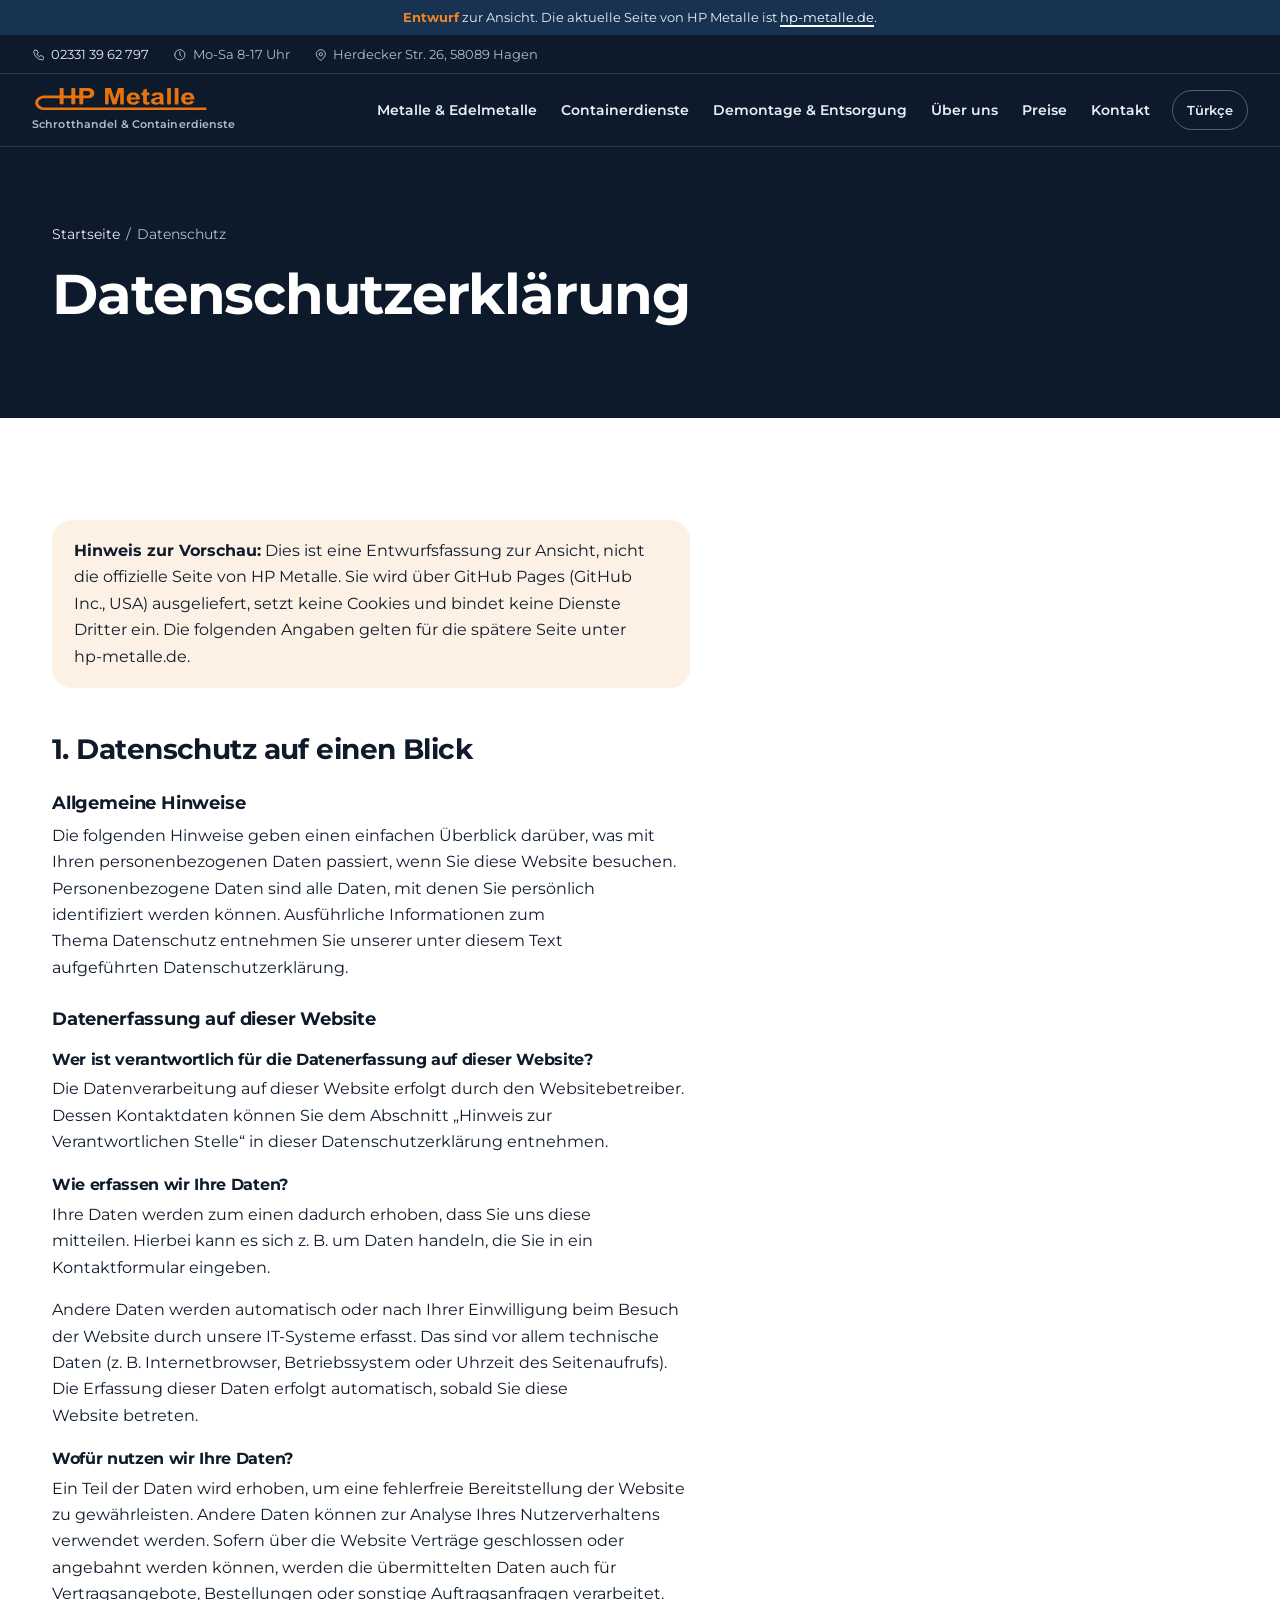
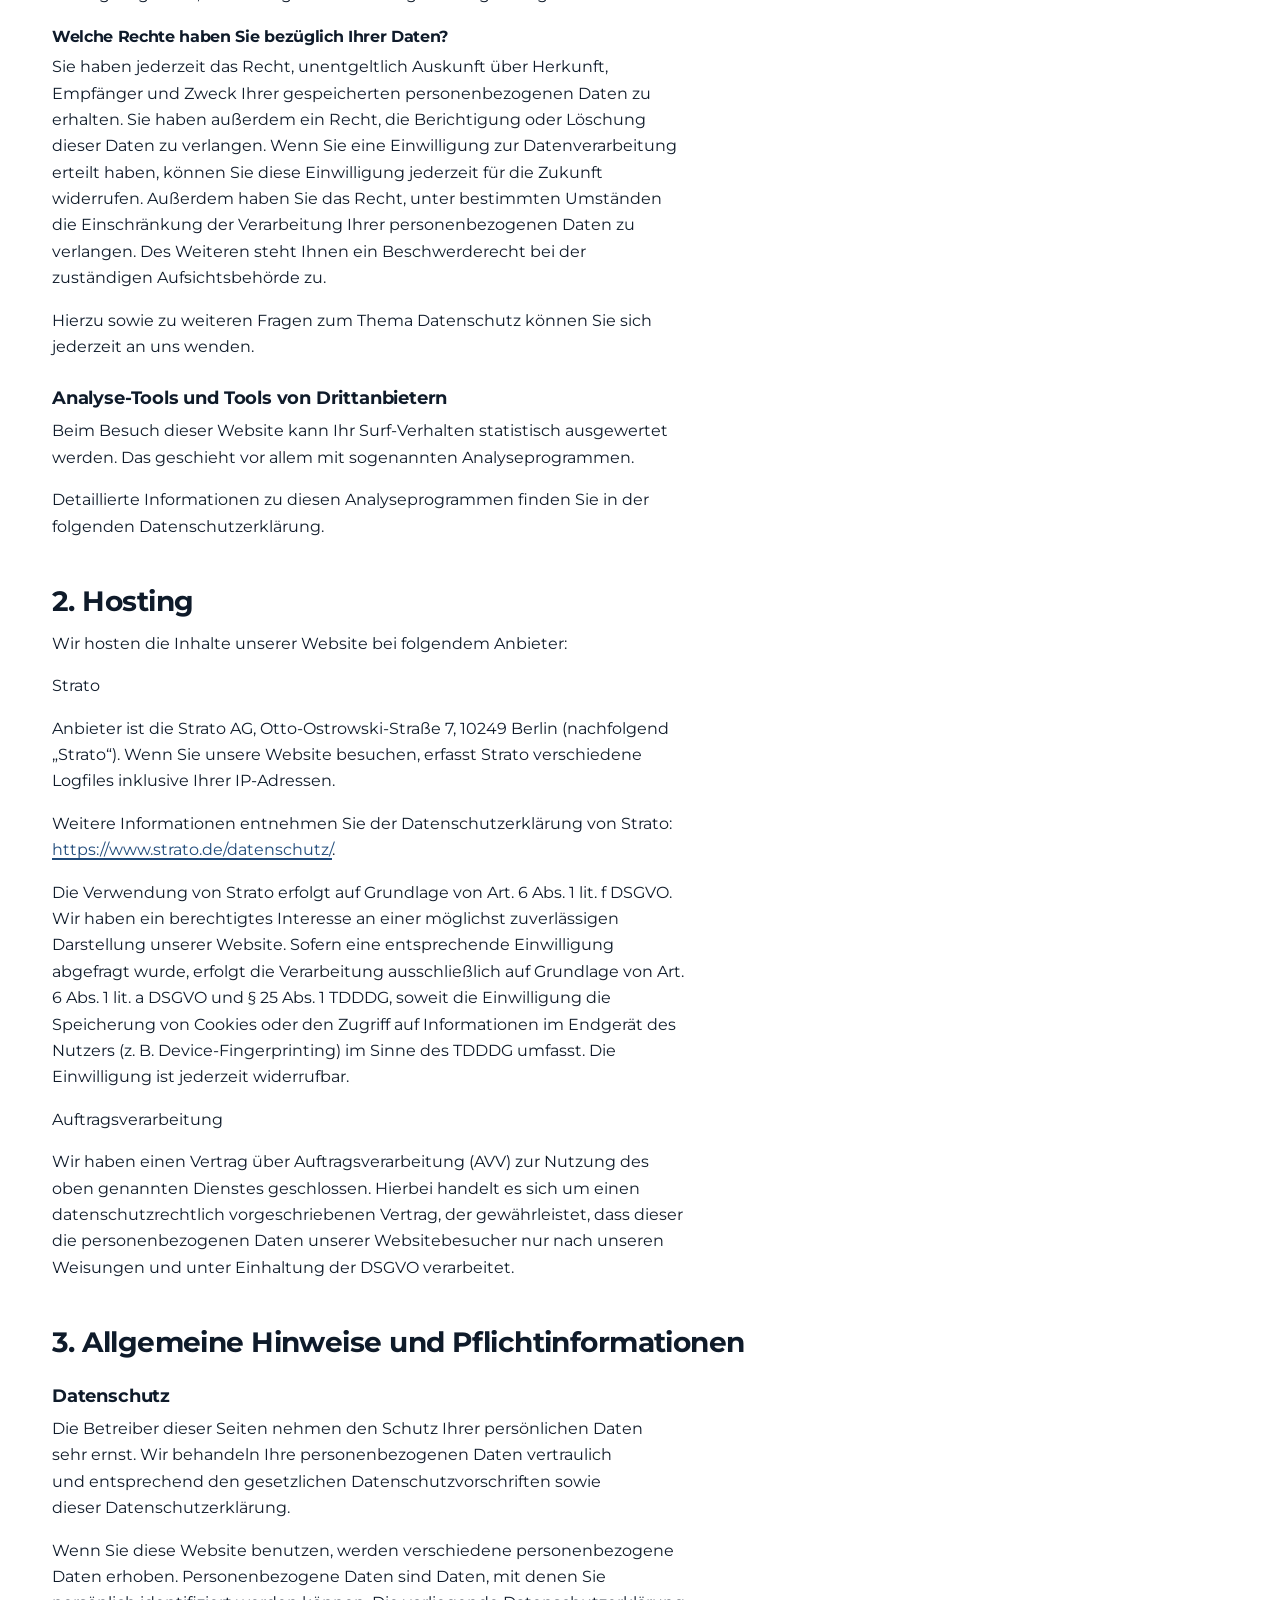
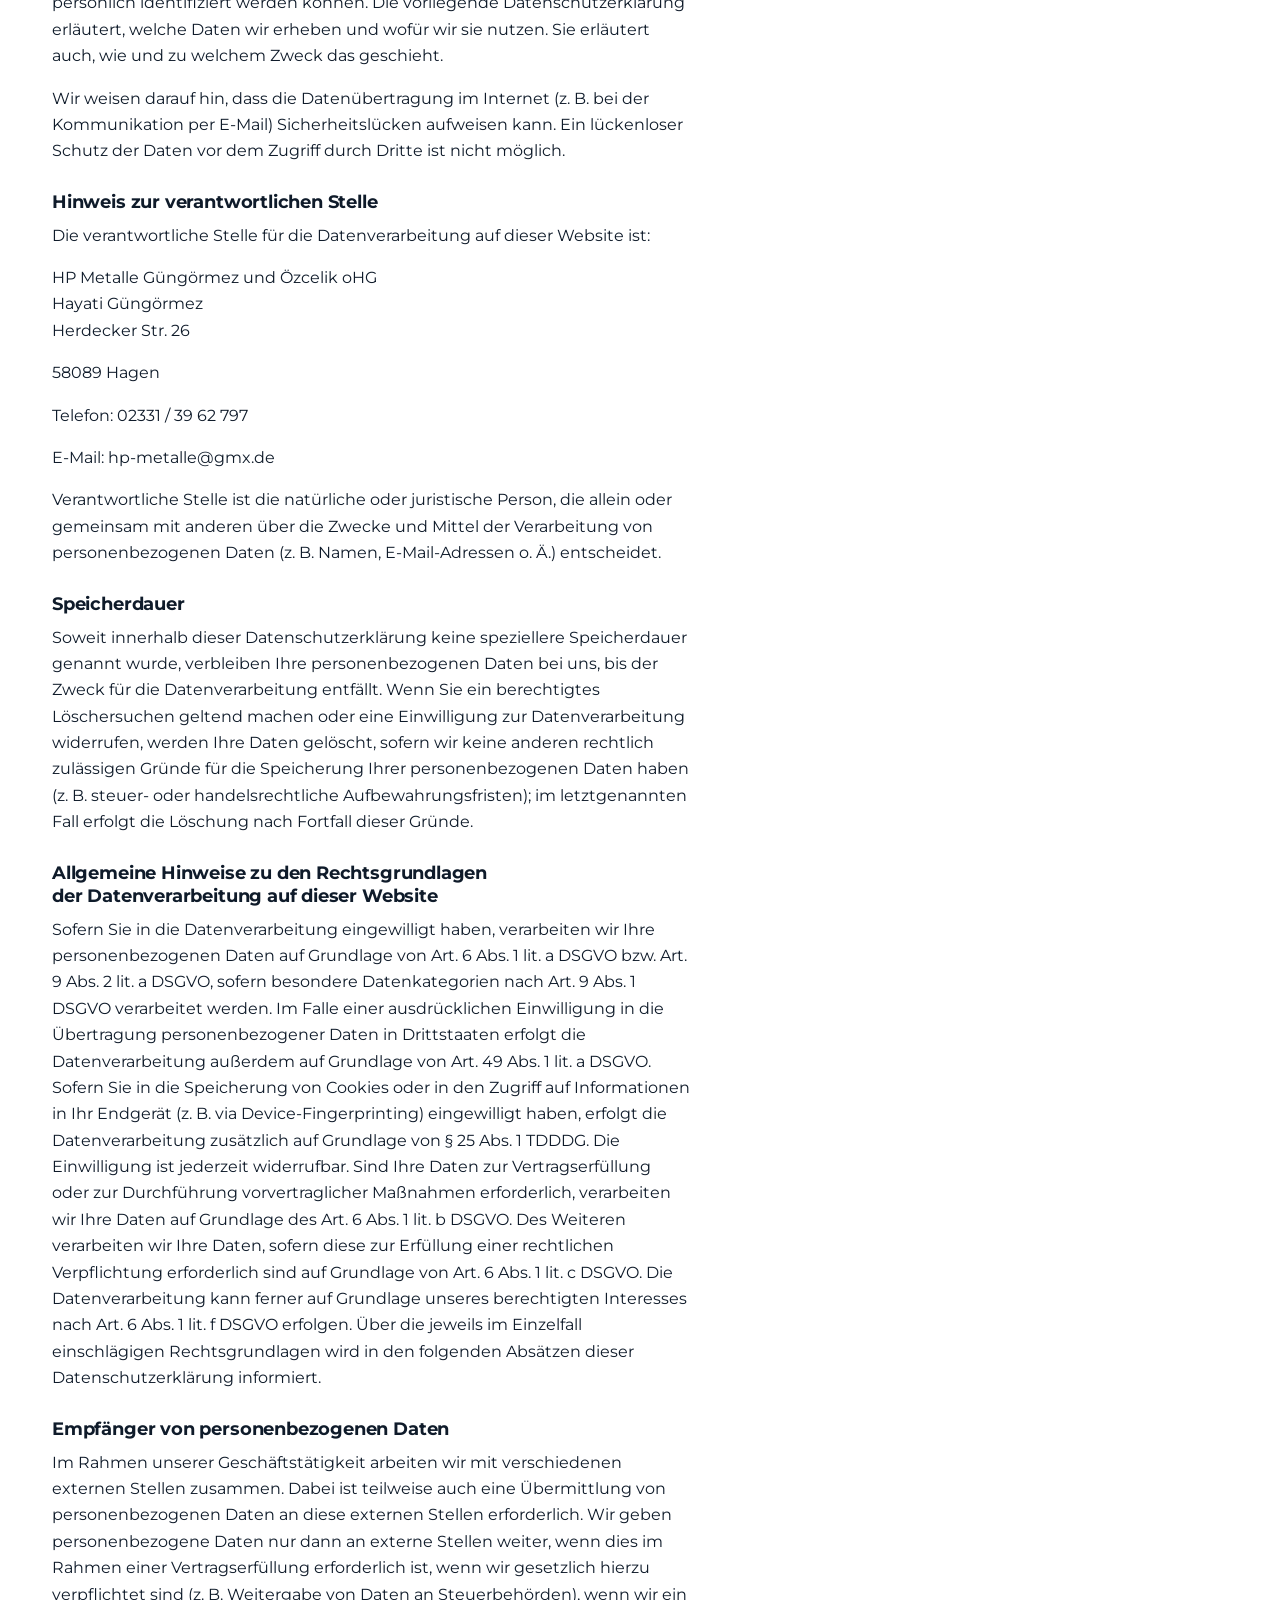
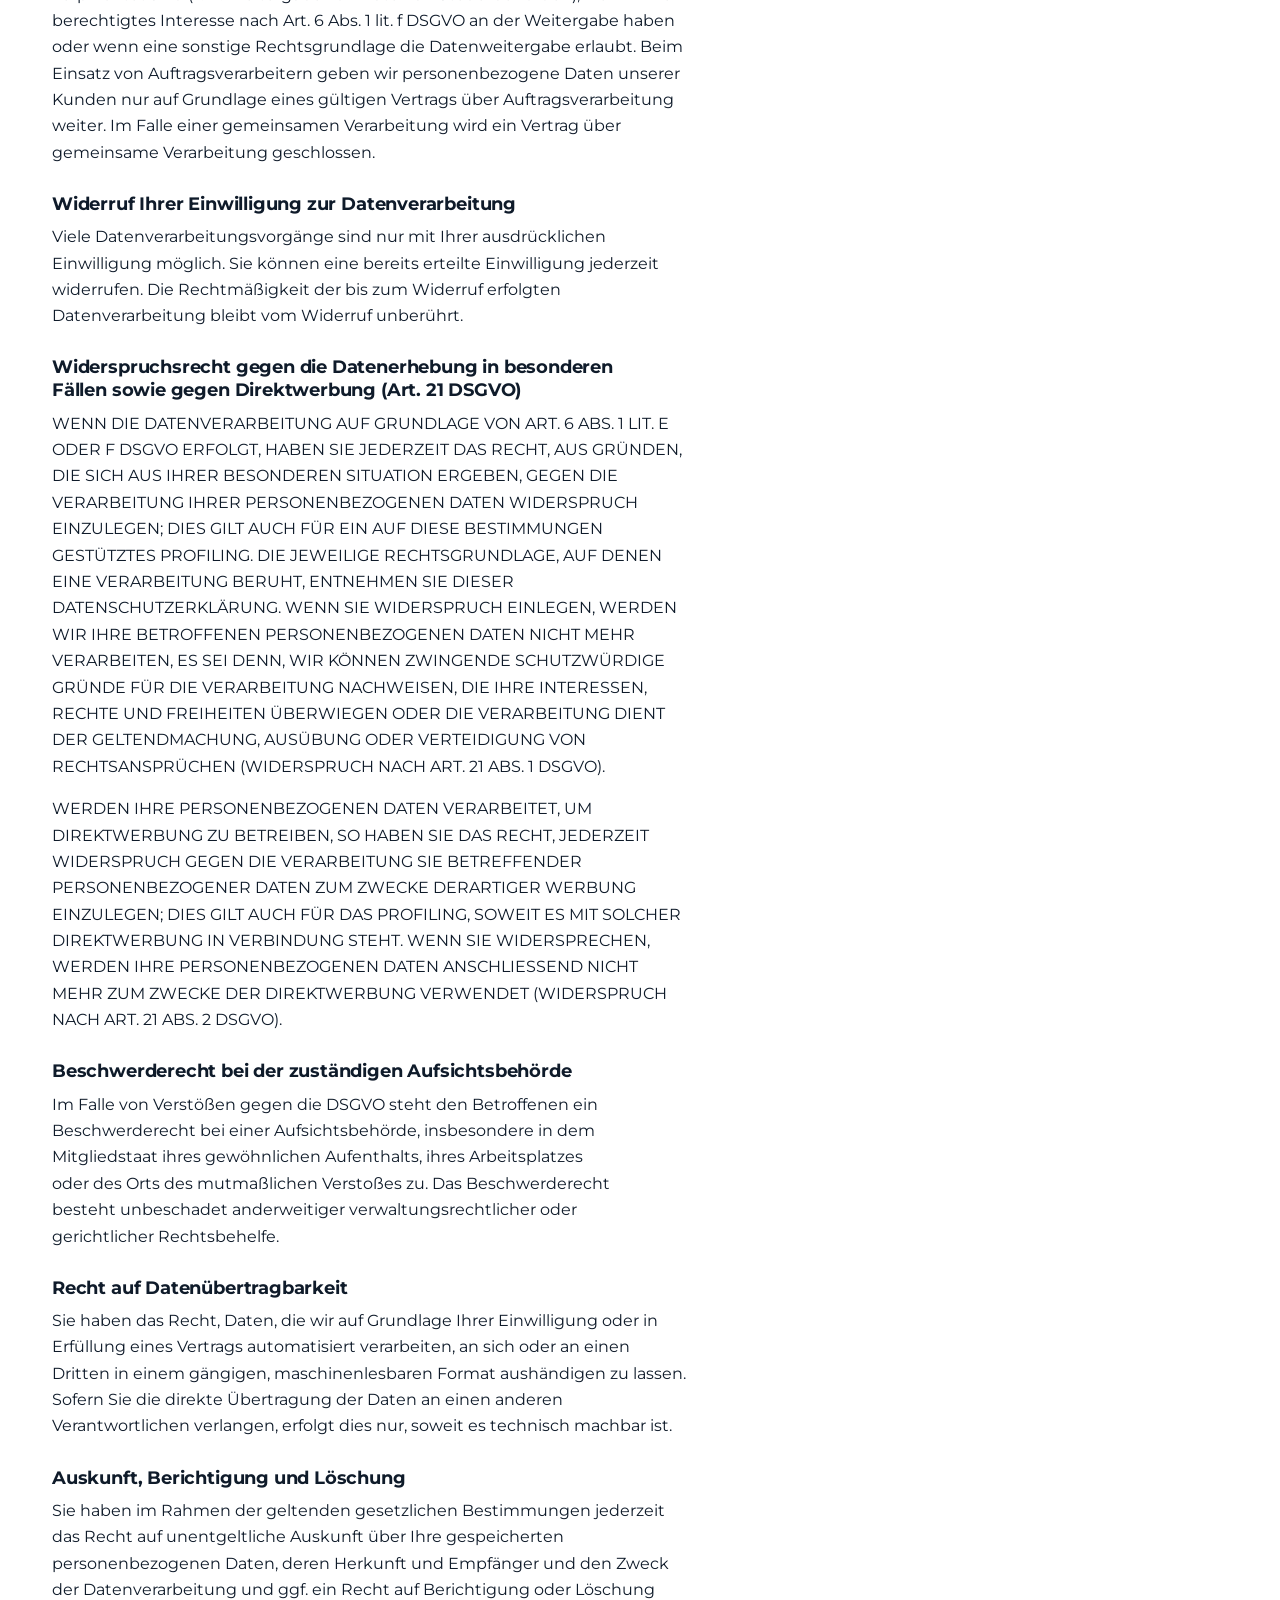
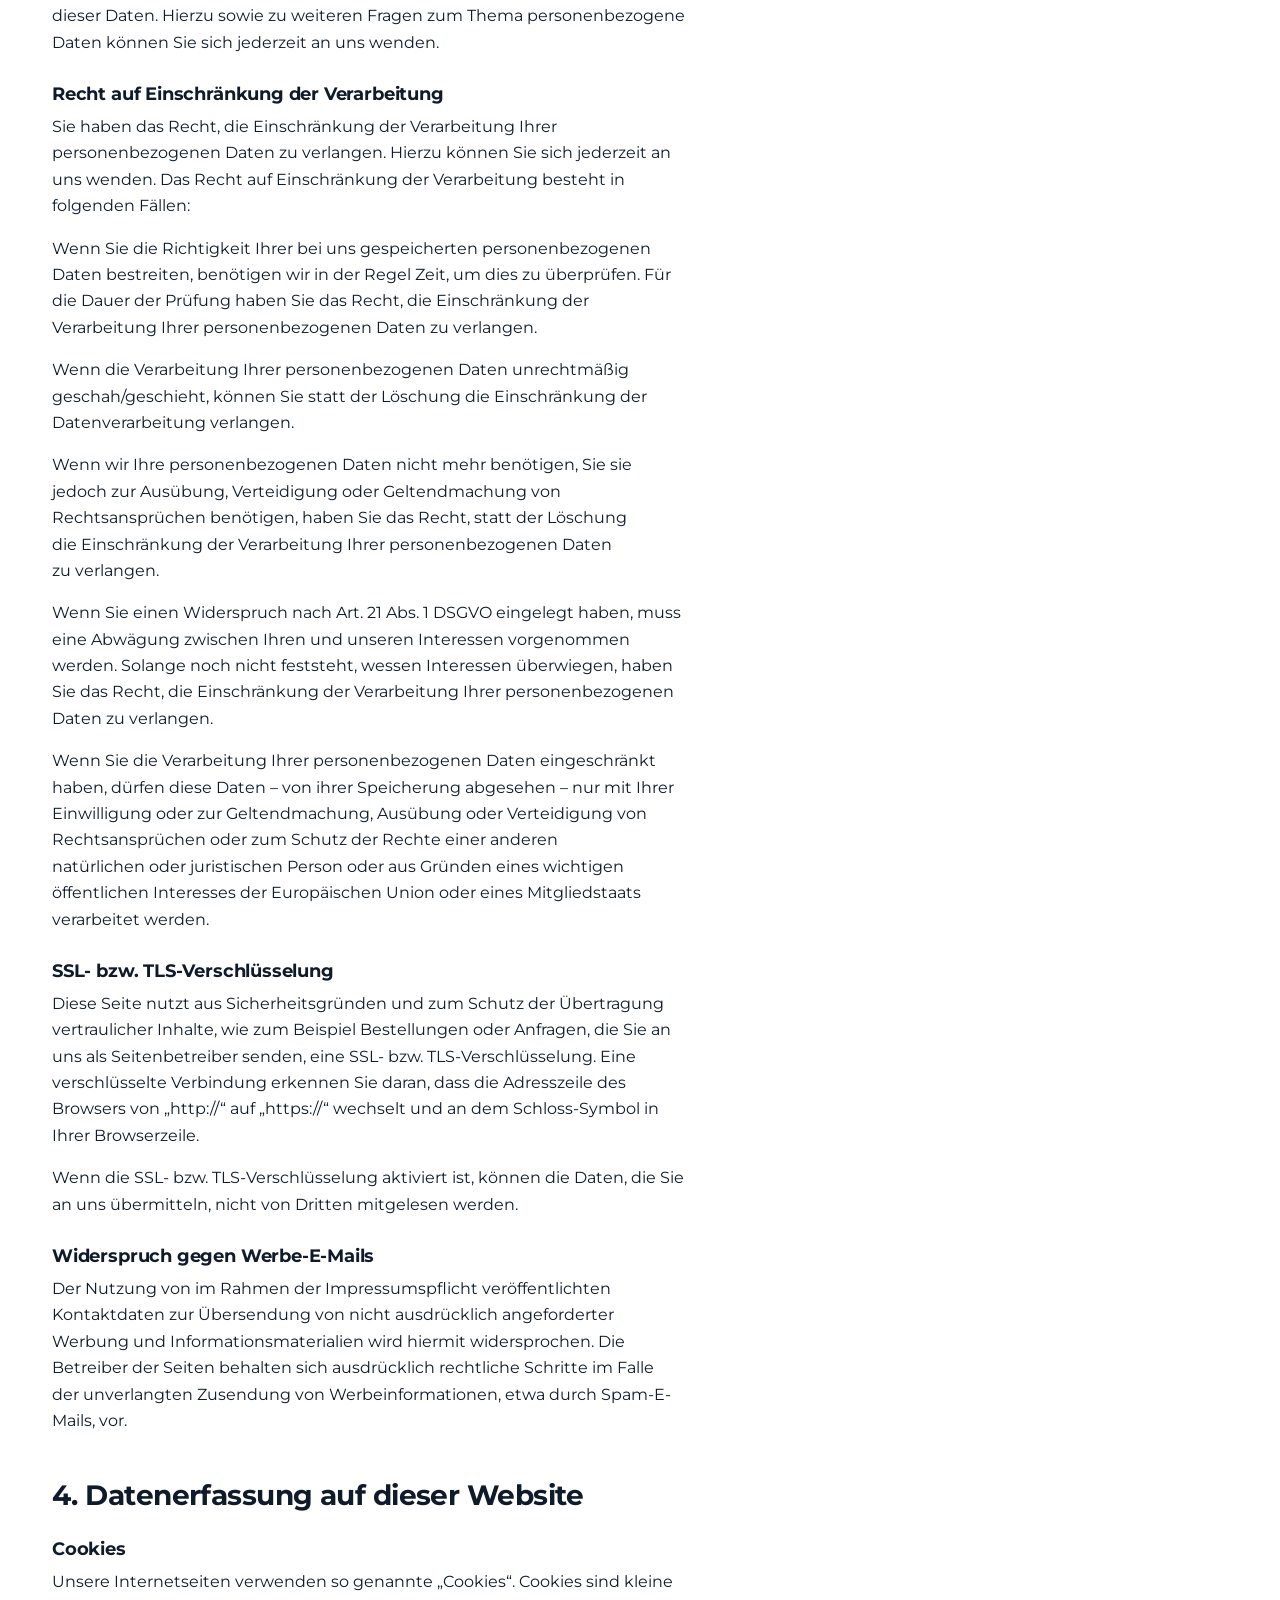
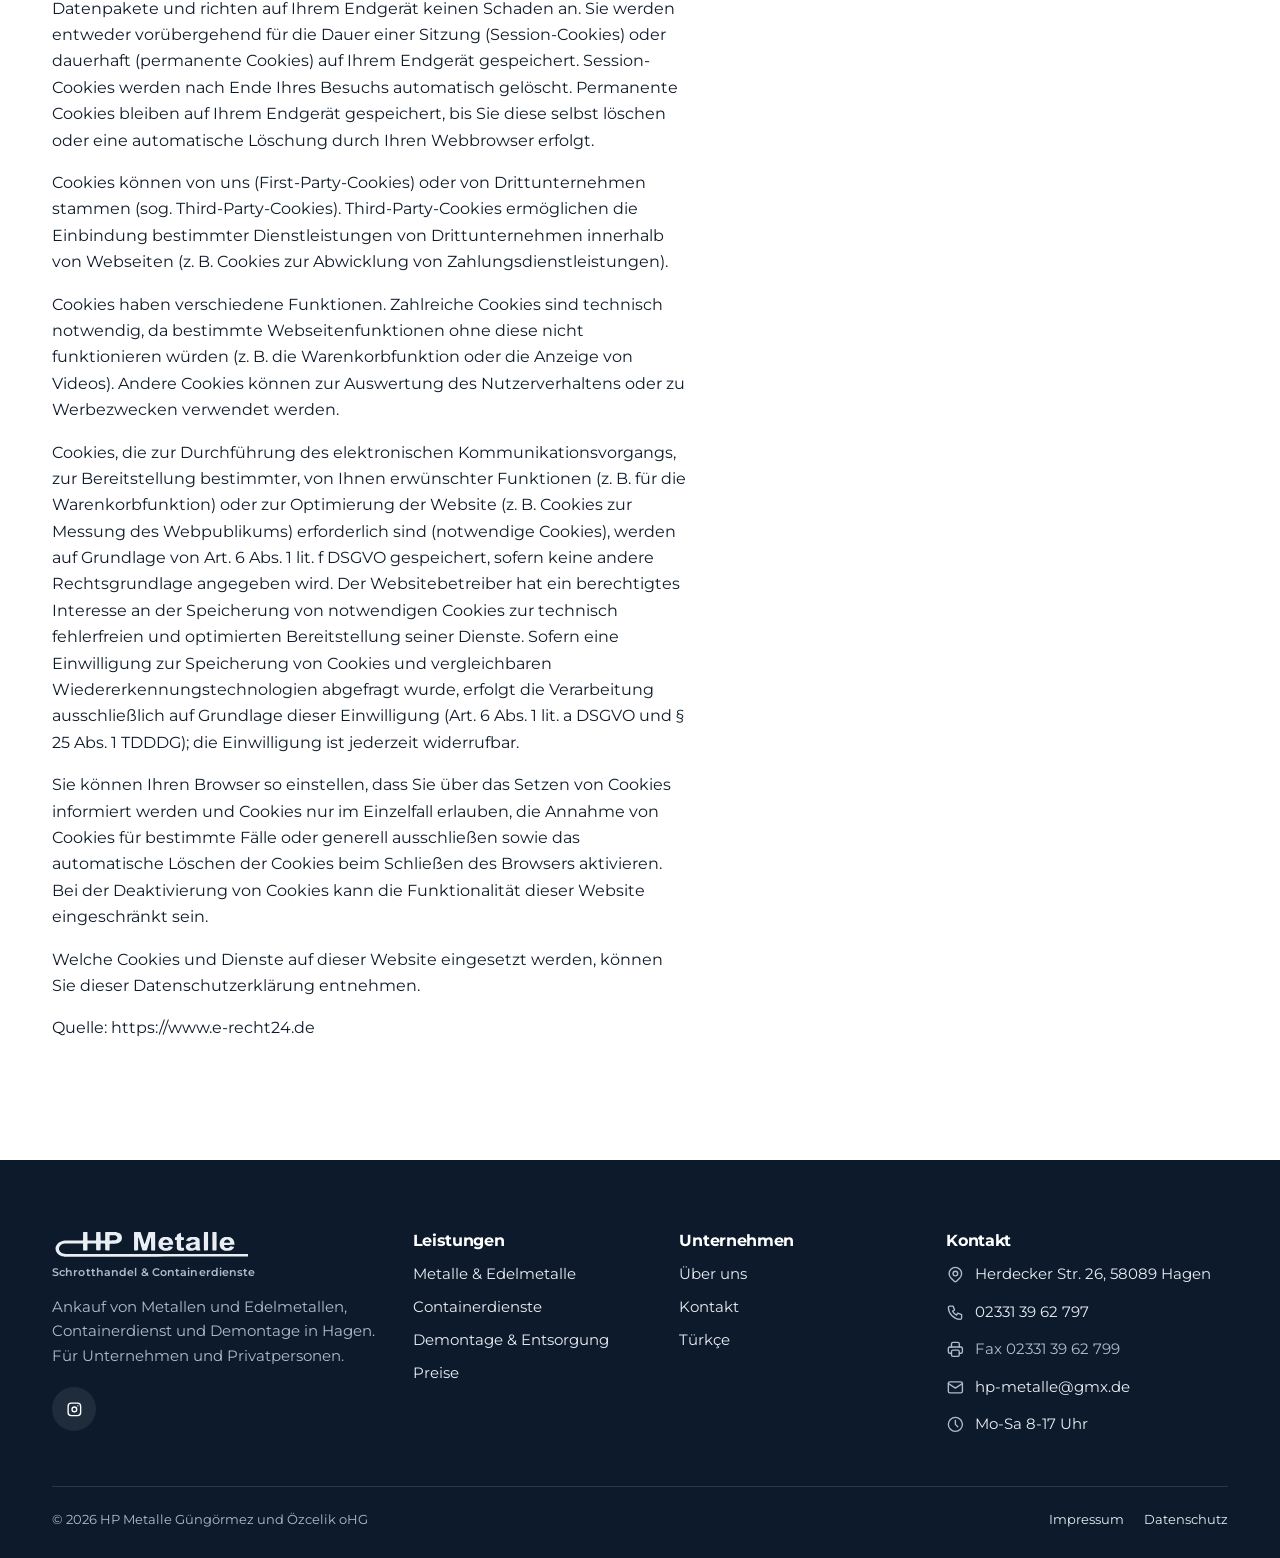
<file: common/info/datenschutz.html>
<!doctype html>
<html lang="de">
<head>
<meta charset="utf-8">
<meta name="viewport" content="width=device-width, initial-scale=1">
<title>Datenschutzerklärung | HP Metalle</title>
<meta name="description" content="Datenschutzerklärung der HP Metalle Güngörmez und Özcelik oHG, Herdecker Str. 26, 58089 Hagen.">
<meta name="robots" content="noindex, nofollow">
<link rel="canonical" href="https://hp-metalle.aki-express.de/common/info/datenschutz.html">
<meta property="og:type" content="website">
<meta property="og:locale" content="de_DE">
<meta property="og:site_name" content="HP Metalle">
<meta property="og:title" content="Datenschutzerklärung | HP Metalle">
<meta property="og:description" content="Datenschutzerklärung der HP Metalle Güngörmez und Özcelik oHG, Herdecker Str. 26, 58089 Hagen.">
<meta property="og:url" content="https://hp-metalle.aki-express.de/common/info/datenschutz.html">
<meta property="og:image" content="https://hp-metalle.aki-express.de/assets/img/og.jpg">
<meta property="og:image:width" content="1200">
<meta property="og:image:height" content="630">
<meta name="twitter:card" content="summary_large_image">
<meta name="theme-color" content="#0C1A2B">
<link rel="icon" href="../../assets/favicon.svg" type="image/svg+xml">
<link rel="icon" href="../../assets/favicon-32.png" sizes="32x32" type="image/png">
<link rel="apple-touch-icon" href="../../assets/apple-touch-icon.png">
<link rel="preload" href="../../assets/fonts/Montserrat-700.woff2" as="font" type="font/woff2" crossorigin>
<link rel="stylesheet" href="../../assets/css/site.css">
<script defer src="../../assets/js/site.js"></script>
</head>
<body class="page-datenschutz">
<div class="preview-bar"><strong>Entwurf</strong> zur Ansicht. Die aktuelle Seite von HP Metalle ist <a href="https://www.hp-metalle.de/">hp-metalle.de</a>.</div>
<a class="skip" href="#inhalt">Zum Inhalt springen</a>
<div class="topbar"><div class="wrap">
<a href="tel:+4923313962797"><svg class="i" aria-hidden="true" focusable="false" xmlns="http://www.w3.org/2000/svg" viewBox="0 0 24 24" fill="none" stroke="currentColor" stroke-width="1.75" stroke-linecap="round" stroke-linejoin="round" ><path d="M5 4h4l2 5l-2.5 1.5a11 11 0 0 0 5 5l1.5 -2.5l5 2v4a2 2 0 0 1 -2 2a16 16 0 0 1 -15 -15a2 2 0 0 1 2 -2" /></svg>02331&nbsp;39&nbsp;62&nbsp;797</a>
<span><svg class="i" aria-hidden="true" focusable="false" xmlns="http://www.w3.org/2000/svg" viewBox="0 0 24 24" fill="none" stroke="currentColor" stroke-width="1.75" stroke-linecap="round" stroke-linejoin="round" ><path d="M3 12a9 9 0 1 0 18 0a9 9 0 0 0 -18 0" /><path d="M12 7v5l3 3" /></svg>Mo-Sa 8-17&nbsp;Uhr</span>
<span><svg class="i" aria-hidden="true" focusable="false" xmlns="http://www.w3.org/2000/svg" viewBox="0 0 24 24" fill="none" stroke="currentColor" stroke-width="1.75" stroke-linecap="round" stroke-linejoin="round" ><path d="M9 11a3 3 0 1 0 6 0a3 3 0 0 0 -6 0" /><path d="M17.657 16.657l-4.243 4.243a2 2 0 0 1 -2.827 0l-4.244 -4.243a8 8 0 1 1 11.314 0" /></svg>Herdecker Str. 26, 58089 Hagen</span>
</div></div>
<header class="header" data-header>
<div class="wrap">
<a class="brand" href="../../" aria-label="HP Metalle, zur Startseite"><svg viewBox="0 0 400 51" role="img" aria-hidden="true" focusable="false"><path fill="currentColor" fill-rule="evenodd" d="M25.86,49.59C25.37,49.54 24.20,49.35 23.26,49.16C22.32,48.97 21.22,48.76 20.82,48.70C20.11,48.60 18.60,48.05 17.47,47.49C17.16,47.33 16.67,47.11 16.39,47.00C15.32,46.58 12.74,44.63 11.42,43.26C8.59,40.31 7.10,36.90 7.10,33.35C7.10,29.84 8.52,26.53 11.28,23.58C11.86,22.96 12.47,22.35 12.64,22.22C14.81,20.59 15.40,20.19 15.89,20.00C16.21,19.88 16.72,19.64 17.02,19.45C17.89,18.93 18.45,18.71 19.80,18.35C20.49,18.17 21.62,17.86 22.31,17.67C23.53,17.33 24.21,17.22 26.57,17.00C27.30,16.93 33.48,16.90 44.55,16.90C59.63,16.91 61.44,16.89 61.66,16.76C62.16,16.42 62.15,16.65 62.17,8.75C62.19,2.26 62.21,1.27 62.36,0.68L62.52,0.00L66.61,0.00C69.80,0.00 70.71,0.03 70.74,0.13C70.99,0.98 71.01,1.78 71.03,8.75C71.05,16.83 71.03,16.49 71.60,16.80C71.89,16.96 87.41,16.96 87.70,16.80C88.27,16.49 88.25,16.82 88.30,8.70C88.35,1.73 88.36,1.21 88.54,0.62L88.73,0.00L92.80,-0.00L96.87,-0.00L97.03,0.78C97.18,1.46 97.20,2.41 97.20,8.80C97.20,16.87 97.17,16.54 97.88,16.81C98.30,16.97 105.31,16.96 105.70,16.80C106.37,16.52 106.35,16.84 106.37,8.75C106.38,2.10 106.40,1.39 106.56,0.73L106.74,0.00L117.38,0.00C127.54,0.00 128.03,0.01 128.28,0.18C128.66,0.44 128.77,0.47 130.38,0.81C131.59,1.06 133.76,1.76 134.41,2.10C134.95,2.40 136.25,3.41 136.93,4.08C138.96,6.07 139.90,8.44 139.90,11.55C139.90,14.48 139.29,16.32 137.59,18.45C136.47,19.86 134.24,21.46 132.85,21.85C132.52,21.94 131.80,22.17 131.25,22.35C129.30,23.01 127.18,23.20 120.70,23.29C115.73,23.35 115.77,23.35 115.42,23.87C115.26,24.12 115.25,24.65 115.20,30.23L115.15,36.32L114.82,36.61C114.50,36.90 114.50,36.90 110.92,36.90C107.72,36.90 107.31,36.88 107.00,36.72C106.36,36.40 106.37,36.58 106.39,30.14C106.41,23.96 106.40,23.72 105.94,23.29C105.68,23.05 105.68,23.05 102.02,23.02C97.95,22.98 97.71,23.01 97.40,23.53C97.21,23.84 97.20,24.08 97.20,29.88C97.20,36.36 97.20,36.38 96.69,36.74C96.48,36.88 96.02,36.90 92.84,36.90C89.25,36.90 89.23,36.90 88.89,36.67C88.31,36.28 88.31,36.31 88.31,29.75C88.30,23.16 88.33,23.47 87.70,23.15C87.22,22.90 72.10,22.93 71.60,23.18C71.01,23.47 71.01,23.43 71.01,30.07C71.01,36.62 71.01,36.53 70.45,36.78C70.07,36.95 63.15,36.95 62.81,36.77C62.16,36.44 62.20,36.78 62.17,29.95C62.15,25.13 62.12,23.70 62.02,23.53C61.71,22.98 62.79,23.01 43.44,23.00C21.78,22.98 23.37,22.87 20.10,24.58C17.45,25.96 15.75,27.68 14.67,30.05C14.12,31.25 14.00,31.87 14.00,33.39C14.00,34.85 14.16,35.60 14.73,36.80C15.48,38.41 17.01,40.18 18.61,41.27C19.54,41.91 22.12,43.10 22.90,43.24C24.58,43.56 25.93,43.73 27.50,43.81C28.41,43.85 110.64,43.89 210.23,43.90C368.38,43.90 391.35,43.92 391.59,44.05C392.07,44.29 392.14,44.64 392.13,46.66C392.12,48.64 392.07,48.87 391.57,49.24C391.29,49.45 391.29,49.45 209.97,49.47C85.89,49.49 28.40,49.53 27.86,49.60C27.42,49.65 27.00,49.69 26.91,49.69C26.82,49.68 26.35,49.63 25.86,49.59ZM226.55,37.60C226.00,37.55 224.97,37.40 224.25,37.26C223.53,37.12 222.59,36.96 222.15,36.90C221.29,36.78 220.34,36.35 218.44,35.24C215.79,33.69 213.67,30.49 213.04,27.10C212.79,25.79 212.79,22.08 213.03,20.67C213.67,16.98 216.22,13.46 219.51,11.71C220.63,11.12 223.00,10.21 223.85,10.05C224.93,9.84 229.93,9.84 231.12,10.05C232.03,10.21 234.28,11.04 235.63,11.71C238.22,13.01 240.21,15.28 241.30,18.17C242.13,20.38 242.65,24.11 242.26,25.05C241.94,25.80 242.70,25.74 231.89,25.80C222.25,25.85 222.21,25.85 221.93,26.06C221.47,26.40 221.43,26.76 221.75,27.77C222.19,29.19 222.64,29.86 223.95,30.99C224.90,31.81 226.26,32.20 228.22,32.20C230.74,32.20 231.71,31.70 233.02,29.71C233.81,28.52 233.89,28.51 237.05,28.98C241.62,29.67 242.06,29.95 241.09,31.54C239.44,34.21 236.22,36.50 233.40,36.99C232.77,37.10 231.76,37.28 231.15,37.39C229.82,37.63 227.90,37.71 226.55,37.60ZM256.82,37.60C255.77,37.49 253.12,36.82 252.64,36.55C251.72,36.01 250.66,34.82 250.26,33.85C249.81,32.77 249.77,32.14 249.71,24.29C249.65,17.01 249.65,16.82 249.45,16.60C249.11,16.22 248.68,16.10 247.63,16.10C245.88,16.10 245.76,15.89 245.82,13.06C245.87,10.50 246.01,10.30 247.81,10.30C249.57,10.30 249.70,10.11 249.70,7.65C249.70,5.46 249.73,5.37 250.69,4.76C251.48,4.25 253.05,3.45 253.98,3.06C254.32,2.93 254.87,2.65 255.19,2.46C255.85,2.05 256.99,1.60 257.33,1.60C257.46,1.60 257.67,1.72 257.81,1.86C258.05,2.12 258.05,2.12 258.10,5.89C258.15,9.90 258.15,9.85 258.64,10.13C258.78,10.21 259.59,10.27 260.95,10.30C263.95,10.37 263.90,10.32 263.90,13.25C263.90,16.13 263.94,16.10 261.03,16.11C258.86,16.11 258.54,16.18 258.27,16.70C258.01,17.21 258.05,29.83 258.31,30.41C258.93,31.76 260.17,32.19 262.01,31.70C263.88,31.20 263.88,31.20 264.37,35.46C264.44,36.11 264.22,36.56 263.73,36.76C263.18,36.99 260.46,37.49 259.14,37.60C257.84,37.71 257.87,37.71 256.82,37.60ZM276.65,37.60C275.95,37.52 273.74,37.07 272.70,36.80C271.84,36.57 269.81,35.09 269.05,34.13C267.49,32.17 267.12,29.73 268.00,27.24C268.59,25.55 270.51,23.76 272.41,23.11C272.87,22.96 273.57,22.69 273.95,22.53C274.85,22.14 276.20,21.84 277.35,21.75C277.84,21.72 278.63,21.60 279.10,21.49C279.57,21.38 280.56,21.18 281.30,21.04C282.04,20.91 283.12,20.66 283.70,20.50C284.28,20.34 285.09,20.16 285.50,20.10C286.87,19.91 287.14,19.65 287.12,18.53C287.09,16.66 285.53,15.44 282.84,15.18C280.13,14.91 278.51,15.44 277.00,17.10C275.60,18.62 275.51,18.63 271.96,18.05C269.43,17.63 269.17,17.55 268.93,17.05C268.39,15.92 270.80,12.71 273.02,11.59C274.34,10.93 276.39,10.22 277.49,10.04C278.91,9.82 287.00,9.89 288.04,10.13C289.99,10.59 292.39,11.76 293.38,12.73C295.32,14.63 295.44,15.30 295.45,24.65C295.46,32.38 295.55,33.34 296.46,35.24C297.02,36.41 296.81,36.90 295.73,36.90C295.41,36.90 293.91,36.91 292.40,36.92C289.14,36.95 289.21,36.97 288.53,35.85C287.76,34.57 287.51,34.54 285.92,35.49C284.22,36.50 283.64,36.76 282.50,36.98C281.92,37.10 281.04,37.28 280.53,37.39C279.41,37.62 277.73,37.72 276.65,37.60ZM349.13,37.59C348.25,37.53 347.22,37.36 344.21,36.80C343.23,36.62 340.62,35.16 339.46,34.13C337.37,32.30 336.14,29.91 335.44,26.32C335.27,25.44 335.25,22.52 335.41,21.64C336.00,18.29 336.73,16.65 338.63,14.43C339.48,13.44 341.09,12.15 342.15,11.63C343.39,11.01 345.66,10.17 346.50,10.03C347.72,9.82 353.39,9.90 354.22,10.14C355.00,10.36 357.48,11.34 358.23,11.71C361.01,13.10 363.37,16.14 364.25,19.47C364.84,21.68 365.11,24.39 364.82,25.12C364.55,25.79 365.20,25.74 354.40,25.80C346.89,25.84 344.60,25.88 344.43,25.97C343.21,26.67 345.00,30.24 347.22,31.54C348.52,32.30 352.30,32.41 353.63,31.73C354.10,31.49 354.69,30.90 355.40,29.95C356.53,28.43 356.30,28.48 359.55,28.98C363.45,29.58 364.00,29.78 364.00,30.59C364.00,31.57 361.74,34.17 359.93,35.28C357.93,36.51 357.47,36.71 356.06,36.96C355.34,37.08 354.43,37.26 354.05,37.34C353.29,37.50 351.20,37.71 350.55,37.68C350.33,37.68 349.69,37.64 349.13,37.59ZM165.17,36.90C164.83,36.86 164.62,36.76 164.42,36.57C164.15,36.30 164.15,36.30 164.12,18.87C164.10,3.16 164.11,1.38 164.26,0.72L164.42,0.00L170.74,0.00L177.05,0.01L177.47,0.93C177.70,1.44 177.94,2.05 178.00,2.30C178.06,2.55 178.28,3.27 178.50,3.90C178.71,4.53 179.14,5.86 179.45,6.85C179.76,7.84 180.15,9.05 180.32,9.55C180.48,10.04 180.76,10.95 180.94,11.55C181.28,12.68 181.70,13.99 182.42,16.20C182.64,16.89 182.93,17.81 183.05,18.25C183.17,18.69 183.39,19.36 183.54,19.75C183.69,20.13 183.92,20.89 184.06,21.44C184.72,24.04 185.52,24.72 186.01,23.08C186.13,22.68 186.39,21.81 186.60,21.15C186.81,20.49 187.21,19.23 187.48,18.35C187.76,17.47 188.13,16.32 188.30,15.80C188.47,15.28 188.74,14.40 188.89,13.85C189.05,13.30 189.36,12.29 189.58,11.60C190.44,8.98 190.89,7.52 191.09,6.79C191.21,6.37 191.41,5.76 191.55,5.43C191.68,5.09 191.89,4.42 192.01,3.94C192.13,3.45 192.47,2.43 192.77,1.68C193.06,0.92 193.30,0.24 193.30,0.15C193.30,0.02 194.01,0.00 199.69,0.00L206.08,0.00L206.24,0.66C206.49,1.63 206.50,35.99 206.25,36.36C205.88,36.93 205.87,36.93 202.37,36.92C199.07,36.91 198.80,36.88 198.45,36.50C198.25,36.28 198.25,36.10 198.20,23.96C198.16,14.50 198.12,11.59 198.03,11.37C197.88,11.04 197.65,10.93 197.45,11.10C197.29,11.23 196.49,13.69 195.96,15.66C195.77,16.37 195.55,17.14 195.46,17.35C195.38,17.57 195.17,18.25 195.01,18.86C194.84,19.47 194.62,20.21 194.51,20.51C194.40,20.81 194.20,21.46 194.07,21.95C193.93,22.45 193.64,23.43 193.42,24.15C192.62,26.71 191.73,29.70 191.14,31.75C190.95,32.41 190.64,33.42 190.46,34.00C190.27,34.58 190.05,35.30 189.96,35.60C189.59,36.93 189.65,36.92 185.26,36.93C182.65,36.93 181.59,36.90 181.43,36.82C180.91,36.54 180.51,35.71 180.01,33.85C179.84,33.24 179.60,32.43 179.46,32.05C179.33,31.66 179.14,31.03 179.06,30.65C178.97,30.26 178.72,29.41 178.50,28.75C178.10,27.53 177.56,25.72 177.13,24.20C177.00,23.73 176.72,22.81 176.50,22.15C176.28,21.49 176.01,20.57 175.90,20.11C175.78,19.65 175.60,19.04 175.49,18.76C175.38,18.48 175.23,17.98 175.14,17.65C175.06,17.32 174.79,16.40 174.55,15.60C174.31,14.80 174.05,13.83 173.96,13.45C173.70,12.30 172.91,10.96 172.61,11.14C172.32,11.32 172.30,12.21 172.30,24.00C172.30,36.91 172.32,36.33 171.79,36.73C171.54,36.91 171.33,36.92 168.59,36.93C166.97,36.94 165.44,36.93 165.17,36.90ZM304.70,36.89C304.29,36.80 304.02,36.55 303.90,36.11C303.71,35.42 303.77,1.81 303.96,0.82L304.13,0.00L308.00,-0.00L311.88,-0.00L312.04,0.87C312.25,2.02 312.28,35.60 312.07,36.19C311.82,36.92 311.81,36.92 308.22,36.93C306.45,36.94 304.87,36.92 304.70,36.89ZM321.84,36.92C321.41,36.85 321.08,36.66 320.95,36.39C320.77,36.05 320.73,1.70 320.90,0.90C321.13,-0.12 320.58,-0.00 324.99,-0.00L328.87,-0.00L329.04,1.02C329.20,1.97 329.21,3.41 329.18,19.10C329.15,37.84 329.19,36.48 328.59,36.81C328.40,36.91 322.41,37.01 321.84,36.92ZM283.07,32.15C284.87,31.62 285.54,31.14 286.58,29.64C287.09,28.91 287.39,26.13 287.06,25.26C286.81,24.62 286.56,24.54 285.50,24.80C285.03,24.91 284.40,25.00 284.10,25.00C283.44,25.00 281.94,25.24 281.25,25.45C280.98,25.54 280.26,25.74 279.67,25.91C277.18,26.59 275.99,27.63 276.01,29.09C276.02,29.81 276.15,30.16 276.69,30.90C277.24,31.65 277.42,31.78 278.50,32.19C280.11,32.81 280.88,32.80 283.07,32.15ZM233.62,21.21C234.42,20.32 233.44,17.91 231.76,16.65C229.50,14.95 227.45,14.70 225.15,15.85C223.39,16.72 222.35,17.82 221.90,19.28C221.50,20.58 221.70,21.23 222.60,21.54C222.68,21.56 225.13,21.58 228.03,21.57L233.32,21.55L233.62,21.21ZM355.62,21.50C356.42,21.27 356.59,20.59 356.16,19.25C355.67,17.72 354.75,16.74 352.95,15.84C350.53,14.64 348.31,14.99 346.00,16.93C344.22,18.42 343.59,21.10 344.93,21.49C345.38,21.62 355.15,21.63 355.62,21.50ZM126.39,16.63C127.51,16.33 129.10,15.36 129.74,14.59C130.80,13.33 131.09,11.31 130.40,9.95C129.84,8.85 129.56,8.53 128.52,7.85C126.69,6.66 126.19,6.58 120.45,6.62C116.56,6.65 116.12,6.67 115.83,6.83C115.19,7.18 115.19,7.15 115.22,11.83C115.26,16.88 115.19,16.66 116.65,16.84C117.56,16.95 125.88,16.77 126.39,16.63Z"/></svg><span class="brand__tag">Schrotthandel &amp; Containerdienste</span></a>
<a class="header__lang" href="../../turkce/" hreflang="tr" lang="tr">Türkçe</a>
<button class="menu-btn" type="button" aria-expanded="false" aria-controls="nav" aria-label="Menü öffnen"><svg class="i i--open" aria-hidden="true" focusable="false" xmlns="http://www.w3.org/2000/svg" viewBox="0 0 24 24" fill="none" stroke="currentColor" stroke-width="1.75" stroke-linecap="round" stroke-linejoin="round" ><path d="M4 6l16 0" /><path d="M4 12l16 0" /><path d="M4 18l16 0" /></svg><svg class="i i--close" aria-hidden="true" focusable="false" xmlns="http://www.w3.org/2000/svg" viewBox="0 0 24 24" fill="none" stroke="currentColor" stroke-width="1.75" stroke-linecap="round" stroke-linejoin="round" ><path d="M18 6l-12 12" /><path d="M6 6l12 12" /></svg></button>
<nav class="nav" id="nav" aria-label="Hauptmenü"><a href="../../metalle-_-edelmetalle/">Metalle &amp; Edelmetalle</a><a href="../../containerdienste/">Containerdienste</a><a href="../../demontage-_-entsorgung/">Demontage &amp; Entsorgung</a><a href="../../ueber-uns/">Über uns</a><a href="../../preise/">Preise</a><a href="../../common/info/kontaktieren-sie-uns.html">Kontakt</a><a class="nav__lang" href="../../turkce/" hreflang="tr" lang="tr">Türkçe</a><a class="nav__tel" href="tel:+4923313962797"><svg class="i" aria-hidden="true" focusable="false" xmlns="http://www.w3.org/2000/svg" viewBox="0 0 24 24" fill="none" stroke="currentColor" stroke-width="1.75" stroke-linecap="round" stroke-linejoin="round" ><path d="M5 4h4l2 5l-2.5 1.5a11 11 0 0 0 5 5l1.5 -2.5l5 2v4a2 2 0 0 1 -2 2a16 16 0 0 1 -15 -15a2 2 0 0 1 2 -2" /></svg>02331&nbsp;39&nbsp;62&nbsp;797</a></nav>
<a class="btn btn--primary header__cta" href="tel:+4923313962797"><svg class="i" aria-hidden="true" focusable="false" xmlns="http://www.w3.org/2000/svg" viewBox="0 0 24 24" fill="none" stroke="currentColor" stroke-width="1.75" stroke-linecap="round" stroke-linejoin="round" ><path d="M5 4h4l2 5l-2.5 1.5a11 11 0 0 0 5 5l1.5 -2.5l5 2v4a2 2 0 0 1 -2 2a16 16 0 0 1 -15 -15a2 2 0 0 1 2 -2" /></svg>02331&nbsp;39&nbsp;62&nbsp;797</a>
</div>
</header>
<main id="inhalt">
<section class="page-hero page-hero--plain page-hero--small">
<div class="wrap">
<nav aria-label="Brotkrumen"><ol class="crumbs"><li><a href="../../">Startseite</a></li><li aria-current="page">Datenschutz</li></ol></nav>
<h1>Datenschutzerklärung</h1>
</div>
</section>
<section class="section section--white">
<div class="wrap prose legal">
<div class="note note--preview"><p><strong>Hinweis zur Vorschau:</strong> Dies ist eine Entwurfsfassung zur Ansicht, nicht die offizielle Seite von HP Metalle. Sie wird über GitHub Pages (GitHub Inc., USA) ausgeliefert, setzt keine Cookies und bindet keine Dienste Dritter ein. Die folgenden Angaben gelten für die spätere Seite unter hp-metalle.de.</p></div>
<h2>1. Datenschutz auf einen Blick</h2>
<h3>Allgemeine Hinweise</h3>
<p>Die folgenden Hinweise geben einen einfachen Überblick darüber, was mit Ihren personenbezogenen Daten passiert, wenn Sie diese Website besuchen. Personenbezogene Daten sind alle Daten, mit denen Sie persönlich identifiziert werden können. Ausführliche Informationen zum Thema Datenschutz entnehmen Sie unserer unter diesem Text aufgeführten Datenschutzerklärung.</p>
<h3>Datenerfassung auf dieser Website</h3>
<h4>Wer ist verantwortlich für die Datenerfassung auf dieser Website?</h4>
<p>Die Datenverarbeitung auf dieser Website erfolgt durch den Websitebetreiber. Dessen Kontaktdaten können Sie dem Abschnitt „Hinweis zur Verantwortlichen Stelle“ in dieser Datenschutzerklärung entnehmen.</p>
<h4>Wie erfassen wir Ihre Daten?</h4>
<p>Ihre Daten werden zum einen dadurch erhoben, dass Sie uns diese mitteilen. Hierbei kann es sich z. B. um Daten handeln, die Sie in ein Kontaktformular eingeben.</p>
<p>Andere Daten werden automatisch oder nach Ihrer Einwilligung beim Besuch der Website durch unsere IT-Systeme erfasst. Das sind vor allem technische Daten (z. B. Internetbrowser, Betriebssystem oder Uhrzeit des Seitenaufrufs). Die Erfassung dieser Daten erfolgt automatisch, sobald Sie diese Website betreten.</p>
<h4>Wofür nutzen wir Ihre Daten?</h4>
<p>Ein Teil der Daten wird erhoben, um eine fehlerfreie Bereitstellung der Website zu gewährleisten. Andere Daten können zur Analyse Ihres Nutzerverhaltens verwendet werden. Sofern über die Website Verträge geschlossen oder angebahnt werden können, werden die übermittelten Daten auch für Vertragsangebote, Bestellungen oder sonstige Auftragsanfragen verarbeitet.</p>
<h4>Welche Rechte haben Sie bezüglich Ihrer Daten?</h4>
<p>Sie haben jederzeit das Recht, unentgeltlich Auskunft über Herkunft, Empfänger und Zweck Ihrer gespeicherten personenbezogenen Daten zu erhalten. Sie haben außerdem ein Recht, die Berichtigung oder Löschung dieser Daten zu verlangen. Wenn Sie eine Einwilligung zur Datenverarbeitung erteilt haben, können Sie diese Einwilligung jederzeit für die Zukunft widerrufen. Außerdem haben Sie das Recht, unter bestimmten Umständen die Einschränkung der Verarbeitung Ihrer personenbezogenen Daten zu verlangen. Des Weiteren steht Ihnen ein Beschwerderecht bei der zuständigen Aufsichtsbehörde zu.</p>
<p>Hierzu sowie zu weiteren Fragen zum Thema Datenschutz können Sie sich jederzeit an uns wenden.</p>
<h3>Analyse-Tools und Tools von Dritt­anbietern</h3>
<p>Beim Besuch dieser Website kann Ihr Surf-Verhalten statistisch ausgewertet werden. Das geschieht vor allem mit sogenannten Analyseprogrammen.</p>
<p>Detaillierte Informationen zu diesen Analyseprogrammen finden Sie in der folgenden Datenschutzerklärung.</p>
<h2>2. Hosting</h2>
<p>Wir hosten die Inhalte unserer Website bei folgendem Anbieter:</p>
<p>Strato</p>
<p>Anbieter ist die Strato AG, Otto-Ostrowski-Straße 7, 10249 Berlin (nachfolgend „Strato“). Wenn Sie unsere Website besuchen, erfasst Strato verschiedene Logfiles inklusive Ihrer IP-Adressen.</p>
<p>Weitere Informationen entnehmen Sie der Datenschutzerklärung von Strato: <a href="https://www.strato.de/datenschutz/" target="_blank" rel="noopener">  https://www.strato.de/datenschutz/</a>.</p>
<p>Die Verwendung von Strato erfolgt auf Grundlage von Art. 6 Abs. 1 lit. f DSGVO. Wir haben ein berechtigtes Interesse an einer möglichst zuverlässigen Darstellung unserer Website. Sofern eine entsprechende Einwilligung abgefragt wurde, erfolgt die Verarbeitung ausschließlich auf Grundlage von Art. 6 Abs. 1 lit. a DSGVO und § 25 Abs. 1 TDDDG, soweit die Einwilligung die Speicherung von Cookies oder den Zugriff auf Informationen im Endgerät des Nutzers (z. B. Device-Fingerprinting) im Sinne des TDDDG umfasst. Die Einwilligung ist jederzeit widerrufbar.</p>
<p>Auftragsverarbeitung</p>
<p>Wir haben einen Vertrag über Auftragsverarbeitung (AVV) zur Nutzung des oben genannten Dienstes geschlossen. Hierbei handelt es sich um einen datenschutzrechtlich vorgeschriebenen Vertrag, der gewährleistet, dass dieser die personenbezogenen Daten unserer Websitebesucher nur nach unseren Weisungen und unter Einhaltung der DSGVO verarbeitet.</p>
<h2>3. Allgemeine Hinweise und Pflicht­informationen</h2>
<h3>Datenschutz</h3>
<p>Die Betreiber dieser Seiten nehmen den Schutz Ihrer persönlichen Daten sehr ernst. Wir behandeln Ihre personenbezogenen Daten vertraulich und entsprechend den gesetzlichen Datenschutzvorschriften sowie dieser Datenschutzerklärung.</p>
<p>Wenn Sie diese Website benutzen, werden verschiedene personenbezogene Daten erhoben. Personenbezogene Daten sind Daten, mit denen Sie persönlich identifiziert werden können. Die vorliegende Datenschutzerklärung erläutert, welche Daten wir erheben und wofür wir sie nutzen. Sie erläutert auch, wie und zu welchem Zweck das geschieht.</p>
<p>Wir weisen darauf hin, dass die Datenübertragung im Internet (z. B. bei der Kommunikation per E-Mail) Sicherheitslücken aufweisen kann. Ein lückenloser Schutz der Daten vor dem Zugriff durch Dritte ist nicht möglich.</p>
<h3>Hinweis zur verantwortlichen Stelle</h3>
<p>Die verantwortliche Stelle für die Datenverarbeitung auf dieser Website ist:</p>
<p>HP Metalle Güngörmez und Özcelik oHG<br>Hayati Güngörmez<br>Herdecker Str. 26</p>
<p>58089 Hagen</p>
<p>Telefon: 02331 / 39 62 797</p>
<p>E-Mail: hp-metalle@gmx.de</p>
<p>Verantwortliche Stelle ist die natürliche oder juristische Person, die allein oder gemeinsam mit anderen über die Zwecke und Mittel der Verarbeitung von personenbezogenen Daten (z. B. Namen, E-Mail-Adressen o. Ä.) entscheidet.</p>
<h3>Speicherdauer</h3>
<p>Soweit innerhalb dieser Datenschutzerklärung keine speziellere Speicherdauer genannt wurde, verbleiben Ihre personenbezogenen Daten bei uns, bis der Zweck für die Datenverarbeitung entfällt. Wenn Sie ein berechtigtes Löschersuchen geltend machen oder eine Einwilligung zur Datenverarbeitung widerrufen, werden Ihre Daten gelöscht, sofern wir keine anderen rechtlich zulässigen Gründe für die Speicherung Ihrer personenbezogenen Daten haben (z. B. steuer- oder handelsrechtliche Aufbewahrungsfristen); im letztgenannten Fall erfolgt die Löschung nach Fortfall dieser Gründe.</p>
<h3>Allgemeine Hinweise zu den Rechtsgrundlagen der Datenverarbeitung auf dieser Website</h3>
<p>Sofern Sie in die Datenverarbeitung eingewilligt haben, verarbeiten wir Ihre personenbezogenen Daten auf Grundlage von Art. 6 Abs. 1 lit. a DSGVO bzw. Art. 9 Abs. 2 lit. a DSGVO, sofern besondere Datenkategorien nach Art. 9 Abs. 1 DSGVO verarbeitet werden. Im Falle einer ausdrücklichen Einwilligung in die Übertragung personenbezogener Daten in Drittstaaten erfolgt die Datenverarbeitung außerdem auf Grundlage von Art. 49 Abs. 1 lit. a DSGVO. Sofern Sie in die Speicherung von Cookies oder in den Zugriff auf Informationen in Ihr Endgerät (z. B. via Device-Fingerprinting) eingewilligt haben, erfolgt die Datenverarbeitung zusätzlich auf Grundlage von § 25 Abs. 1 TDDDG. Die Einwilligung ist jederzeit widerrufbar. Sind Ihre Daten zur Vertragserfüllung oder zur Durchführung vorvertraglicher Maßnahmen erforderlich, verarbeiten wir Ihre Daten auf Grundlage des Art. 6 Abs. 1 lit. b DSGVO. Des Weiteren verarbeiten wir Ihre Daten, sofern diese zur Erfüllung einer rechtlichen Verpflichtung erforderlich sind auf Grundlage von Art. 6 Abs. 1 lit. c DSGVO. Die Datenverarbeitung kann ferner auf Grundlage unseres berechtigten Interesses nach Art. 6 Abs. 1 lit. f DSGVO erfolgen. Über die jeweils im Einzelfall einschlägigen Rechtsgrundlagen wird in den folgenden Absätzen dieser Datenschutzerklärung informiert.</p>
<h3>Empfänger von personenbezogenen Daten</h3>
<p>Im Rahmen unserer Geschäftstätigkeit arbeiten wir mit verschiedenen externen Stellen zusammen. Dabei ist teilweise auch eine Übermittlung von personenbezogenen Daten an diese externen Stellen erforderlich. Wir geben personenbezogene Daten nur dann an externe Stellen weiter, wenn dies im Rahmen einer Vertragserfüllung erforderlich ist, wenn wir gesetzlich hierzu verpflichtet sind (z. B. Weitergabe von Daten an Steuerbehörden), wenn wir ein berechtigtes Interesse nach Art. 6 Abs. 1 lit. f DSGVO an der Weitergabe haben oder wenn eine sonstige Rechtsgrundlage die Datenweitergabe erlaubt. Beim Einsatz von Auftragsverarbeitern geben wir personenbezogene Daten unserer Kunden nur auf Grundlage eines gültigen Vertrags über Auftragsverarbeitung weiter. Im Falle einer gemeinsamen Verarbeitung wird ein Vertrag über gemeinsame Verarbeitung geschlossen.</p>
<h3>Widerruf Ihrer Einwilligung zur Datenverarbeitung</h3>
<p>Viele Datenverarbeitungsvorgänge sind nur mit Ihrer ausdrücklichen Einwilligung möglich. Sie können eine bereits erteilte Einwilligung jederzeit widerrufen. Die Rechtmäßigkeit der bis zum Widerruf erfolgten Datenverarbeitung bleibt vom Widerruf unberührt.</p>
<h3>Widerspruchsrecht gegen die Datenerhebung in besonderen Fällen sowie gegen Direktwerbung (Art. 21 DSGVO)</h3>
<p>WENN DIE DATENVERARBEITUNG AUF GRUNDLAGE VON ART. 6 ABS. 1 LIT. E ODER F DSGVO ERFOLGT, HABEN SIE JEDERZEIT DAS RECHT, AUS GRÜNDEN, DIE SICH AUS IHRER BESONDEREN SITUATION ERGEBEN, GEGEN DIE VERARBEITUNG IHRER PERSONENBEZOGENEN DATEN WIDERSPRUCH EINZULEGEN; DIES GILT AUCH FÜR EIN AUF DIESE BESTIMMUNGEN GESTÜTZTES PROFILING. DIE JEWEILIGE RECHTSGRUNDLAGE, AUF DENEN EINE VERARBEITUNG BERUHT, ENTNEHMEN SIE DIESER DATENSCHUTZERKLÄRUNG. WENN SIE WIDERSPRUCH EINLEGEN, WERDEN WIR IHRE BETROFFENEN PERSONENBEZOGENEN DATEN NICHT MEHR VERARBEITEN, ES SEI DENN, WIR KÖNNEN ZWINGENDE SCHUTZWÜRDIGE GRÜNDE FÜR DIE VERARBEITUNG NACHWEISEN, DIE IHRE INTERESSEN, RECHTE UND FREIHEITEN ÜBERWIEGEN ODER DIE VERARBEITUNG DIENT DER GELTENDMACHUNG, AUSÜBUNG ODER VERTEIDIGUNG VON RECHTSANSPRÜCHEN (WIDERSPRUCH NACH ART. 21 ABS. 1 DSGVO).</p>
<p>WERDEN IHRE PERSONENBEZOGENEN DATEN VERARBEITET, UM DIREKTWERBUNG ZU BETREIBEN, SO HABEN SIE DAS RECHT, JEDERZEIT WIDERSPRUCH GEGEN DIE VERARBEITUNG SIE BETREFFENDER PERSONENBEZOGENER DATEN ZUM ZWECKE DERARTIGER WERBUNG EINZULEGEN; DIES GILT AUCH FÜR DAS PROFILING, SOWEIT ES MIT SOLCHER DIREKTWERBUNG IN VERBINDUNG STEHT. WENN SIE WIDERSPRECHEN, WERDEN IHRE PERSONENBEZOGENEN DATEN ANSCHLIESSEND NICHT MEHR ZUM ZWECKE DER DIREKTWERBUNG VERWENDET (WIDERSPRUCH NACH ART. 21 ABS. 2 DSGVO).</p>
<h3>Beschwerde­recht bei der zuständigen Aufsichts­behörde</h3>
<p>Im Falle von Verstößen gegen die DSGVO steht den Betroffenen ein Beschwerderecht bei einer Aufsichtsbehörde, insbesondere in dem Mitgliedstaat ihres gewöhnlichen Aufenthalts, ihres Arbeitsplatzes oder des Orts des mutmaßlichen Verstoßes zu. Das Beschwerderecht besteht unbeschadet anderweitiger verwaltungsrechtlicher oder gerichtlicher Rechtsbehelfe.</p>
<h3>Recht auf Daten­übertrag­barkeit</h3>
<p>Sie haben das Recht, Daten, die wir auf Grundlage Ihrer Einwilligung oder in Erfüllung eines Vertrags automatisiert verarbeiten, an sich oder an einen Dritten in einem gängigen, maschinenlesbaren Format aushändigen zu lassen. Sofern Sie die direkte Übertragung der Daten an einen anderen Verantwortlichen verlangen, erfolgt dies nur, soweit es technisch machbar ist.</p>
<h3>Auskunft, Berichtigung und Löschung</h3>
<p>Sie haben im Rahmen der geltenden gesetzlichen Bestimmungen jederzeit das Recht auf unentgeltliche Auskunft über Ihre gespeicherten personenbezogenen Daten, deren Herkunft und Empfänger und den Zweck der Datenverarbeitung und ggf. ein Recht auf Berichtigung oder Löschung dieser Daten. Hierzu sowie zu weiteren Fragen zum Thema personenbezogene Daten können Sie sich jederzeit an uns wenden.</p>
<h3>Recht auf Einschränkung der Verarbeitung</h3>
<p>Sie haben das Recht, die Einschränkung der Verarbeitung Ihrer personenbezogenen Daten zu verlangen. Hierzu können Sie sich jederzeit an uns wenden. Das Recht auf Einschränkung der Verarbeitung besteht in folgenden Fällen:</p>
<p>Wenn Sie die Richtigkeit Ihrer bei uns gespeicherten personenbezogenen Daten bestreiten, benötigen wir in der Regel Zeit, um dies zu überprüfen. Für die Dauer der Prüfung haben Sie das Recht, die Einschränkung der Verarbeitung Ihrer personenbezogenen Daten zu verlangen.</p>
<p>Wenn die Verarbeitung Ihrer personenbezogenen Daten unrechtmäßig geschah/geschieht, können Sie statt der Löschung die Einschränkung der Datenverarbeitung verlangen.</p>
<p>Wenn wir Ihre personenbezogenen Daten nicht mehr benötigen, Sie sie jedoch zur Ausübung, Verteidigung oder Geltendmachung von Rechtsansprüchen benötigen, haben Sie das Recht, statt der Löschung die Einschränkung der Verarbeitung Ihrer personenbezogenen Daten zu verlangen.</p>
<p>Wenn Sie einen Widerspruch nach Art. 21 Abs. 1 DSGVO eingelegt haben, muss eine Abwägung zwischen Ihren und unseren Interessen vorgenommen werden. Solange noch nicht feststeht, wessen Interessen überwiegen, haben Sie das Recht, die Einschränkung der Verarbeitung Ihrer personenbezogenen Daten zu verlangen.</p>
<p>Wenn Sie die Verarbeitung Ihrer personenbezogenen Daten eingeschränkt haben, dürfen diese Daten – von ihrer Speicherung abgesehen – nur mit Ihrer Einwilligung oder zur Geltendmachung, Ausübung oder Verteidigung von Rechtsansprüchen oder zum Schutz der Rechte einer anderen natürlichen oder juristischen Person oder aus Gründen eines wichtigen öffentlichen Interesses der Europäischen Union oder eines Mitgliedstaats verarbeitet werden.</p>
<h3>SSL- bzw. TLS-Verschlüsselung</h3>
<p>Diese Seite nutzt aus Sicherheitsgründen und zum Schutz der Übertragung vertraulicher Inhalte, wie zum Beispiel Bestellungen oder Anfragen, die Sie an uns als Seitenbetreiber senden, eine SSL- bzw. TLS-Verschlüsselung. Eine verschlüsselte Verbindung erkennen Sie daran, dass die Adresszeile des Browsers von „http://“ auf „https://“ wechselt und an dem Schloss-Symbol in Ihrer Browserzeile.</p>
<p>Wenn die SSL- bzw. TLS-Verschlüsselung aktiviert ist, können die Daten, die Sie an uns übermitteln, nicht von Dritten mitgelesen werden.</p>
<h3>Widerspruch gegen Werbe-E-Mails</h3>
<p>Der Nutzung von im Rahmen der Impressumspflicht veröffentlichten Kontaktdaten zur Übersendung von nicht ausdrücklich angeforderter Werbung und Informationsmaterialien wird hiermit widersprochen. Die Betreiber der Seiten behalten sich ausdrücklich rechtliche Schritte im Falle der unverlangten Zusendung von Werbeinformationen, etwa durch Spam-E-Mails, vor.</p>
<h2>4. Datenerfassung auf dieser Website</h2>
<h3>Cookies</h3>
<p>Unsere Internetseiten verwenden so genannte „Cookies“. Cookies sind kleine Datenpakete und richten auf Ihrem Endgerät keinen Schaden an. Sie werden entweder vorübergehend für die Dauer einer Sitzung (Session-Cookies) oder dauerhaft (permanente Cookies) auf Ihrem Endgerät gespeichert. Session-Cookies werden nach Ende Ihres Besuchs automatisch gelöscht. Permanente Cookies bleiben auf Ihrem Endgerät gespeichert, bis Sie diese selbst löschen oder eine automatische Löschung durch Ihren Webbrowser erfolgt.</p>
<p>Cookies können von uns (First-Party-Cookies) oder von Drittunternehmen stammen (sog. Third-Party-Cookies). Third-Party-Cookies ermöglichen die Einbindung bestimmter Dienstleistungen von Drittunternehmen innerhalb von Webseiten (z. B. Cookies zur Abwicklung von Zahlungsdienstleistungen).</p>
<p>Cookies haben verschiedene Funktionen. Zahlreiche Cookies sind technisch notwendig, da bestimmte Webseitenfunktionen ohne diese nicht funktionieren würden (z. B. die Warenkorbfunktion oder die Anzeige von Videos). Andere Cookies können zur Auswertung des Nutzerverhaltens oder zu Werbezwecken verwendet werden.</p>
<p>Cookies, die zur Durchführung des elektronischen Kommunikationsvorgangs, zur Bereitstellung bestimmter, von Ihnen erwünschter Funktionen (z. B. für die Warenkorbfunktion) oder zur Optimierung der Website (z. B. Cookies zur Messung des Webpublikums) erforderlich sind (notwendige Cookies), werden auf Grundlage von Art. 6 Abs. 1 lit. f DSGVO gespeichert, sofern keine andere Rechtsgrundlage angegeben wird. Der Websitebetreiber hat ein berechtigtes Interesse an der Speicherung von notwendigen Cookies zur technisch fehlerfreien und optimierten Bereitstellung seiner Dienste. Sofern eine Einwilligung zur Speicherung von Cookies und vergleichbaren Wiedererkennungstechnologien abgefragt wurde, erfolgt die Verarbeitung ausschließlich auf Grundlage dieser Einwilligung (Art. 6 Abs. 1 lit. a DSGVO und § 25 Abs. 1 TDDDG); die Einwilligung ist jederzeit widerrufbar.</p>
<p>Sie können Ihren Browser so einstellen, dass Sie über das Setzen von Cookies informiert werden und Cookies nur im Einzelfall erlauben, die Annahme von Cookies für bestimmte Fälle oder generell ausschließen sowie das automatische Löschen der Cookies beim Schließen des Browsers aktivieren. Bei der Deaktivierung von Cookies kann die Funktionalität dieser Website eingeschränkt sein.</p>
<p>Welche Cookies und Dienste auf dieser Website eingesetzt werden, können Sie dieser Datenschutzerklärung entnehmen.</p>
<p>Quelle: https://www.e-recht24.de</p>
</div>
</section>
</main>
<footer class="footer">
<div class="wrap">
<div class="footer__grid">
<div>
<a class="brand" href="../../" aria-label="HP Metalle, zur Startseite"><svg viewBox="0 0 400 51" role="img" aria-hidden="true" focusable="false"><path fill="currentColor" fill-rule="evenodd" d="M25.86,49.59C25.37,49.54 24.20,49.35 23.26,49.16C22.32,48.97 21.22,48.76 20.82,48.70C20.11,48.60 18.60,48.05 17.47,47.49C17.16,47.33 16.67,47.11 16.39,47.00C15.32,46.58 12.74,44.63 11.42,43.26C8.59,40.31 7.10,36.90 7.10,33.35C7.10,29.84 8.52,26.53 11.28,23.58C11.86,22.96 12.47,22.35 12.64,22.22C14.81,20.59 15.40,20.19 15.89,20.00C16.21,19.88 16.72,19.64 17.02,19.45C17.89,18.93 18.45,18.71 19.80,18.35C20.49,18.17 21.62,17.86 22.31,17.67C23.53,17.33 24.21,17.22 26.57,17.00C27.30,16.93 33.48,16.90 44.55,16.90C59.63,16.91 61.44,16.89 61.66,16.76C62.16,16.42 62.15,16.65 62.17,8.75C62.19,2.26 62.21,1.27 62.36,0.68L62.52,0.00L66.61,0.00C69.80,0.00 70.71,0.03 70.74,0.13C70.99,0.98 71.01,1.78 71.03,8.75C71.05,16.83 71.03,16.49 71.60,16.80C71.89,16.96 87.41,16.96 87.70,16.80C88.27,16.49 88.25,16.82 88.30,8.70C88.35,1.73 88.36,1.21 88.54,0.62L88.73,0.00L92.80,-0.00L96.87,-0.00L97.03,0.78C97.18,1.46 97.20,2.41 97.20,8.80C97.20,16.87 97.17,16.54 97.88,16.81C98.30,16.97 105.31,16.96 105.70,16.80C106.37,16.52 106.35,16.84 106.37,8.75C106.38,2.10 106.40,1.39 106.56,0.73L106.74,0.00L117.38,0.00C127.54,0.00 128.03,0.01 128.28,0.18C128.66,0.44 128.77,0.47 130.38,0.81C131.59,1.06 133.76,1.76 134.41,2.10C134.95,2.40 136.25,3.41 136.93,4.08C138.96,6.07 139.90,8.44 139.90,11.55C139.90,14.48 139.29,16.32 137.59,18.45C136.47,19.86 134.24,21.46 132.85,21.85C132.52,21.94 131.80,22.17 131.25,22.35C129.30,23.01 127.18,23.20 120.70,23.29C115.73,23.35 115.77,23.35 115.42,23.87C115.26,24.12 115.25,24.65 115.20,30.23L115.15,36.32L114.82,36.61C114.50,36.90 114.50,36.90 110.92,36.90C107.72,36.90 107.31,36.88 107.00,36.72C106.36,36.40 106.37,36.58 106.39,30.14C106.41,23.96 106.40,23.72 105.94,23.29C105.68,23.05 105.68,23.05 102.02,23.02C97.95,22.98 97.71,23.01 97.40,23.53C97.21,23.84 97.20,24.08 97.20,29.88C97.20,36.36 97.20,36.38 96.69,36.74C96.48,36.88 96.02,36.90 92.84,36.90C89.25,36.90 89.23,36.90 88.89,36.67C88.31,36.28 88.31,36.31 88.31,29.75C88.30,23.16 88.33,23.47 87.70,23.15C87.22,22.90 72.10,22.93 71.60,23.18C71.01,23.47 71.01,23.43 71.01,30.07C71.01,36.62 71.01,36.53 70.45,36.78C70.07,36.95 63.15,36.95 62.81,36.77C62.16,36.44 62.20,36.78 62.17,29.95C62.15,25.13 62.12,23.70 62.02,23.53C61.71,22.98 62.79,23.01 43.44,23.00C21.78,22.98 23.37,22.87 20.10,24.58C17.45,25.96 15.75,27.68 14.67,30.05C14.12,31.25 14.00,31.87 14.00,33.39C14.00,34.85 14.16,35.60 14.73,36.80C15.48,38.41 17.01,40.18 18.61,41.27C19.54,41.91 22.12,43.10 22.90,43.24C24.58,43.56 25.93,43.73 27.50,43.81C28.41,43.85 110.64,43.89 210.23,43.90C368.38,43.90 391.35,43.92 391.59,44.05C392.07,44.29 392.14,44.64 392.13,46.66C392.12,48.64 392.07,48.87 391.57,49.24C391.29,49.45 391.29,49.45 209.97,49.47C85.89,49.49 28.40,49.53 27.86,49.60C27.42,49.65 27.00,49.69 26.91,49.69C26.82,49.68 26.35,49.63 25.86,49.59ZM226.55,37.60C226.00,37.55 224.97,37.40 224.25,37.26C223.53,37.12 222.59,36.96 222.15,36.90C221.29,36.78 220.34,36.35 218.44,35.24C215.79,33.69 213.67,30.49 213.04,27.10C212.79,25.79 212.79,22.08 213.03,20.67C213.67,16.98 216.22,13.46 219.51,11.71C220.63,11.12 223.00,10.21 223.85,10.05C224.93,9.84 229.93,9.84 231.12,10.05C232.03,10.21 234.28,11.04 235.63,11.71C238.22,13.01 240.21,15.28 241.30,18.17C242.13,20.38 242.65,24.11 242.26,25.05C241.94,25.80 242.70,25.74 231.89,25.80C222.25,25.85 222.21,25.85 221.93,26.06C221.47,26.40 221.43,26.76 221.75,27.77C222.19,29.19 222.64,29.86 223.95,30.99C224.90,31.81 226.26,32.20 228.22,32.20C230.74,32.20 231.71,31.70 233.02,29.71C233.81,28.52 233.89,28.51 237.05,28.98C241.62,29.67 242.06,29.95 241.09,31.54C239.44,34.21 236.22,36.50 233.40,36.99C232.77,37.10 231.76,37.28 231.15,37.39C229.82,37.63 227.90,37.71 226.55,37.60ZM256.82,37.60C255.77,37.49 253.12,36.82 252.64,36.55C251.72,36.01 250.66,34.82 250.26,33.85C249.81,32.77 249.77,32.14 249.71,24.29C249.65,17.01 249.65,16.82 249.45,16.60C249.11,16.22 248.68,16.10 247.63,16.10C245.88,16.10 245.76,15.89 245.82,13.06C245.87,10.50 246.01,10.30 247.81,10.30C249.57,10.30 249.70,10.11 249.70,7.65C249.70,5.46 249.73,5.37 250.69,4.76C251.48,4.25 253.05,3.45 253.98,3.06C254.32,2.93 254.87,2.65 255.19,2.46C255.85,2.05 256.99,1.60 257.33,1.60C257.46,1.60 257.67,1.72 257.81,1.86C258.05,2.12 258.05,2.12 258.10,5.89C258.15,9.90 258.15,9.85 258.64,10.13C258.78,10.21 259.59,10.27 260.95,10.30C263.95,10.37 263.90,10.32 263.90,13.25C263.90,16.13 263.94,16.10 261.03,16.11C258.86,16.11 258.54,16.18 258.27,16.70C258.01,17.21 258.05,29.83 258.31,30.41C258.93,31.76 260.17,32.19 262.01,31.70C263.88,31.20 263.88,31.20 264.37,35.46C264.44,36.11 264.22,36.56 263.73,36.76C263.18,36.99 260.46,37.49 259.14,37.60C257.84,37.71 257.87,37.71 256.82,37.60ZM276.65,37.60C275.95,37.52 273.74,37.07 272.70,36.80C271.84,36.57 269.81,35.09 269.05,34.13C267.49,32.17 267.12,29.73 268.00,27.24C268.59,25.55 270.51,23.76 272.41,23.11C272.87,22.96 273.57,22.69 273.95,22.53C274.85,22.14 276.20,21.84 277.35,21.75C277.84,21.72 278.63,21.60 279.10,21.49C279.57,21.38 280.56,21.18 281.30,21.04C282.04,20.91 283.12,20.66 283.70,20.50C284.28,20.34 285.09,20.16 285.50,20.10C286.87,19.91 287.14,19.65 287.12,18.53C287.09,16.66 285.53,15.44 282.84,15.18C280.13,14.91 278.51,15.44 277.00,17.10C275.60,18.62 275.51,18.63 271.96,18.05C269.43,17.63 269.17,17.55 268.93,17.05C268.39,15.92 270.80,12.71 273.02,11.59C274.34,10.93 276.39,10.22 277.49,10.04C278.91,9.82 287.00,9.89 288.04,10.13C289.99,10.59 292.39,11.76 293.38,12.73C295.32,14.63 295.44,15.30 295.45,24.65C295.46,32.38 295.55,33.34 296.46,35.24C297.02,36.41 296.81,36.90 295.73,36.90C295.41,36.90 293.91,36.91 292.40,36.92C289.14,36.95 289.21,36.97 288.53,35.85C287.76,34.57 287.51,34.54 285.92,35.49C284.22,36.50 283.64,36.76 282.50,36.98C281.92,37.10 281.04,37.28 280.53,37.39C279.41,37.62 277.73,37.72 276.65,37.60ZM349.13,37.59C348.25,37.53 347.22,37.36 344.21,36.80C343.23,36.62 340.62,35.16 339.46,34.13C337.37,32.30 336.14,29.91 335.44,26.32C335.27,25.44 335.25,22.52 335.41,21.64C336.00,18.29 336.73,16.65 338.63,14.43C339.48,13.44 341.09,12.15 342.15,11.63C343.39,11.01 345.66,10.17 346.50,10.03C347.72,9.82 353.39,9.90 354.22,10.14C355.00,10.36 357.48,11.34 358.23,11.71C361.01,13.10 363.37,16.14 364.25,19.47C364.84,21.68 365.11,24.39 364.82,25.12C364.55,25.79 365.20,25.74 354.40,25.80C346.89,25.84 344.60,25.88 344.43,25.97C343.21,26.67 345.00,30.24 347.22,31.54C348.52,32.30 352.30,32.41 353.63,31.73C354.10,31.49 354.69,30.90 355.40,29.95C356.53,28.43 356.30,28.48 359.55,28.98C363.45,29.58 364.00,29.78 364.00,30.59C364.00,31.57 361.74,34.17 359.93,35.28C357.93,36.51 357.47,36.71 356.06,36.96C355.34,37.08 354.43,37.26 354.05,37.34C353.29,37.50 351.20,37.71 350.55,37.68C350.33,37.68 349.69,37.64 349.13,37.59ZM165.17,36.90C164.83,36.86 164.62,36.76 164.42,36.57C164.15,36.30 164.15,36.30 164.12,18.87C164.10,3.16 164.11,1.38 164.26,0.72L164.42,0.00L170.74,0.00L177.05,0.01L177.47,0.93C177.70,1.44 177.94,2.05 178.00,2.30C178.06,2.55 178.28,3.27 178.50,3.90C178.71,4.53 179.14,5.86 179.45,6.85C179.76,7.84 180.15,9.05 180.32,9.55C180.48,10.04 180.76,10.95 180.94,11.55C181.28,12.68 181.70,13.99 182.42,16.20C182.64,16.89 182.93,17.81 183.05,18.25C183.17,18.69 183.39,19.36 183.54,19.75C183.69,20.13 183.92,20.89 184.06,21.44C184.72,24.04 185.52,24.72 186.01,23.08C186.13,22.68 186.39,21.81 186.60,21.15C186.81,20.49 187.21,19.23 187.48,18.35C187.76,17.47 188.13,16.32 188.30,15.80C188.47,15.28 188.74,14.40 188.89,13.85C189.05,13.30 189.36,12.29 189.58,11.60C190.44,8.98 190.89,7.52 191.09,6.79C191.21,6.37 191.41,5.76 191.55,5.43C191.68,5.09 191.89,4.42 192.01,3.94C192.13,3.45 192.47,2.43 192.77,1.68C193.06,0.92 193.30,0.24 193.30,0.15C193.30,0.02 194.01,0.00 199.69,0.00L206.08,0.00L206.24,0.66C206.49,1.63 206.50,35.99 206.25,36.36C205.88,36.93 205.87,36.93 202.37,36.92C199.07,36.91 198.80,36.88 198.45,36.50C198.25,36.28 198.25,36.10 198.20,23.96C198.16,14.50 198.12,11.59 198.03,11.37C197.88,11.04 197.65,10.93 197.45,11.10C197.29,11.23 196.49,13.69 195.96,15.66C195.77,16.37 195.55,17.14 195.46,17.35C195.38,17.57 195.17,18.25 195.01,18.86C194.84,19.47 194.62,20.21 194.51,20.51C194.40,20.81 194.20,21.46 194.07,21.95C193.93,22.45 193.64,23.43 193.42,24.15C192.62,26.71 191.73,29.70 191.14,31.75C190.95,32.41 190.64,33.42 190.46,34.00C190.27,34.58 190.05,35.30 189.96,35.60C189.59,36.93 189.65,36.92 185.26,36.93C182.65,36.93 181.59,36.90 181.43,36.82C180.91,36.54 180.51,35.71 180.01,33.85C179.84,33.24 179.60,32.43 179.46,32.05C179.33,31.66 179.14,31.03 179.06,30.65C178.97,30.26 178.72,29.41 178.50,28.75C178.10,27.53 177.56,25.72 177.13,24.20C177.00,23.73 176.72,22.81 176.50,22.15C176.28,21.49 176.01,20.57 175.90,20.11C175.78,19.65 175.60,19.04 175.49,18.76C175.38,18.48 175.23,17.98 175.14,17.65C175.06,17.32 174.79,16.40 174.55,15.60C174.31,14.80 174.05,13.83 173.96,13.45C173.70,12.30 172.91,10.96 172.61,11.14C172.32,11.32 172.30,12.21 172.30,24.00C172.30,36.91 172.32,36.33 171.79,36.73C171.54,36.91 171.33,36.92 168.59,36.93C166.97,36.94 165.44,36.93 165.17,36.90ZM304.70,36.89C304.29,36.80 304.02,36.55 303.90,36.11C303.71,35.42 303.77,1.81 303.96,0.82L304.13,0.00L308.00,-0.00L311.88,-0.00L312.04,0.87C312.25,2.02 312.28,35.60 312.07,36.19C311.82,36.92 311.81,36.92 308.22,36.93C306.45,36.94 304.87,36.92 304.70,36.89ZM321.84,36.92C321.41,36.85 321.08,36.66 320.95,36.39C320.77,36.05 320.73,1.70 320.90,0.90C321.13,-0.12 320.58,-0.00 324.99,-0.00L328.87,-0.00L329.04,1.02C329.20,1.97 329.21,3.41 329.18,19.10C329.15,37.84 329.19,36.48 328.59,36.81C328.40,36.91 322.41,37.01 321.84,36.92ZM283.07,32.15C284.87,31.62 285.54,31.14 286.58,29.64C287.09,28.91 287.39,26.13 287.06,25.26C286.81,24.62 286.56,24.54 285.50,24.80C285.03,24.91 284.40,25.00 284.10,25.00C283.44,25.00 281.94,25.24 281.25,25.45C280.98,25.54 280.26,25.74 279.67,25.91C277.18,26.59 275.99,27.63 276.01,29.09C276.02,29.81 276.15,30.16 276.69,30.90C277.24,31.65 277.42,31.78 278.50,32.19C280.11,32.81 280.88,32.80 283.07,32.15ZM233.62,21.21C234.42,20.32 233.44,17.91 231.76,16.65C229.50,14.95 227.45,14.70 225.15,15.85C223.39,16.72 222.35,17.82 221.90,19.28C221.50,20.58 221.70,21.23 222.60,21.54C222.68,21.56 225.13,21.58 228.03,21.57L233.32,21.55L233.62,21.21ZM355.62,21.50C356.42,21.27 356.59,20.59 356.16,19.25C355.67,17.72 354.75,16.74 352.95,15.84C350.53,14.64 348.31,14.99 346.00,16.93C344.22,18.42 343.59,21.10 344.93,21.49C345.38,21.62 355.15,21.63 355.62,21.50ZM126.39,16.63C127.51,16.33 129.10,15.36 129.74,14.59C130.80,13.33 131.09,11.31 130.40,9.95C129.84,8.85 129.56,8.53 128.52,7.85C126.69,6.66 126.19,6.58 120.45,6.62C116.56,6.65 116.12,6.67 115.83,6.83C115.19,7.18 115.19,7.15 115.22,11.83C115.26,16.88 115.19,16.66 116.65,16.84C117.56,16.95 125.88,16.77 126.39,16.63Z"/></svg><span class="brand__tag">Schrotthandel &amp; Containerdienste</span></a>
<p>Ankauf von Metallen und Edelmetallen, Containerdienst und Demontage in Hagen. Für Unternehmen und Privatpersonen.</p>
<div class="social"><a href="https://www.instagram.com/hp_metalle/" target="_blank" rel="noopener" aria-label="HP Metalle auf Instagram"><svg class="i" aria-hidden="true" focusable="false" xmlns="http://www.w3.org/2000/svg" viewBox="0 0 24 24" fill="none" stroke="currentColor" stroke-width="1.75" stroke-linecap="round" stroke-linejoin="round" ><path d="M4 8a4 4 0 0 1 4 -4h8a4 4 0 0 1 4 4v8a4 4 0 0 1 -4 4h-8a4 4 0 0 1 -4 -4l0 -8" /><path d="M9 12a3 3 0 1 0 6 0a3 3 0 0 0 -6 0" /><path d="M16.5 7.5v.01" /></svg></a></div>
</div>
<div><h2>Leistungen</h2><ul>
<li><a href="../../metalle-_-edelmetalle/">Metalle &amp; Edelmetalle</a></li>
<li><a href="../../containerdienste/">Containerdienste</a></li>
<li><a href="../../demontage-_-entsorgung/">Demontage &amp; Entsorgung</a></li>
<li><a href="../../preise/">Preise</a></li>
</ul></div>
<div><h2>Unternehmen</h2><ul>
<li><a href="../../ueber-uns/">Über uns</a></li>
<li><a href="../../common/info/kontaktieren-sie-uns.html">Kontakt</a></li>
<li><a href="../../turkce/" hreflang="tr" lang="tr">Türkçe</a></li>
</ul></div>
<div><h2>Kontakt</h2><ul class="contact-list">
<li><span translate="no"><svg class="i" aria-hidden="true" focusable="false" xmlns="http://www.w3.org/2000/svg" viewBox="0 0 24 24" fill="none" stroke="currentColor" stroke-width="1.75" stroke-linecap="round" stroke-linejoin="round" ><path d="M9 11a3 3 0 1 0 6 0a3 3 0 0 0 -6 0" /><path d="M17.657 16.657l-4.243 4.243a2 2 0 0 1 -2.827 0l-4.244 -4.243a8 8 0 1 1 11.314 0" /></svg>Herdecker Str. 26, 58089 Hagen</span></li>
<li><a href="tel:+4923313962797"><svg class="i" aria-hidden="true" focusable="false" xmlns="http://www.w3.org/2000/svg" viewBox="0 0 24 24" fill="none" stroke="currentColor" stroke-width="1.75" stroke-linecap="round" stroke-linejoin="round" ><path d="M5 4h4l2 5l-2.5 1.5a11 11 0 0 0 5 5l1.5 -2.5l5 2v4a2 2 0 0 1 -2 2a16 16 0 0 1 -15 -15a2 2 0 0 1 2 -2" /></svg>02331&nbsp;39&nbsp;62&nbsp;797</a></li>
<li><span class="is-minor"><svg class="i" aria-hidden="true" focusable="false" xmlns="http://www.w3.org/2000/svg" viewBox="0 0 24 24" fill="none" stroke="currentColor" stroke-width="1.75" stroke-linecap="round" stroke-linejoin="round" ><path d="M17 17h2a2 2 0 0 0 2 -2v-4a2 2 0 0 0 -2 -2h-14a2 2 0 0 0 -2 2v4a2 2 0 0 0 2 2h2" /><path d="M17 9v-4a2 2 0 0 0 -2 -2h-6a2 2 0 0 0 -2 2v4" /><path d="M7 15a2 2 0 0 1 2 -2h6a2 2 0 0 1 2 2v4a2 2 0 0 1 -2 2h-6a2 2 0 0 1 -2 -2l0 -4" /></svg>Fax 02331&nbsp;39&nbsp;62&nbsp;799</span></li>
<li><a href="mailto:hp-metalle@gmx.de"><svg class="i" aria-hidden="true" focusable="false" xmlns="http://www.w3.org/2000/svg" viewBox="0 0 24 24" fill="none" stroke="currentColor" stroke-width="1.75" stroke-linecap="round" stroke-linejoin="round" ><path d="M3 7a2 2 0 0 1 2 -2h14a2 2 0 0 1 2 2v10a2 2 0 0 1 -2 2h-14a2 2 0 0 1 -2 -2v-10" /><path d="M3 7l9 6l9 -6" /></svg>hp-metalle@gmx.de</a></li>
<li><span><svg class="i" aria-hidden="true" focusable="false" xmlns="http://www.w3.org/2000/svg" viewBox="0 0 24 24" fill="none" stroke="currentColor" stroke-width="1.75" stroke-linecap="round" stroke-linejoin="round" ><path d="M3 12a9 9 0 1 0 18 0a9 9 0 0 0 -18 0" /><path d="M12 7v5l3 3" /></svg>Mo-Sa 8-17&nbsp;Uhr</span></li>
</ul></div>
</div>
<div class="footer__bottom">
<span>© 2026 <span translate="no">HP Metalle Güngörmez und Özcelik oHG</span></span>
<ul><li><a href="../../common/info/impressum.html">Impressum</a></li><li><a href="../../common/info/datenschutz.html">Datenschutz</a></li></ul>
</div>
</div>
</footer>
<div class="actionbar">
<a class="btn btn--primary" href="tel:+4923313962797"><svg class="i" aria-hidden="true" focusable="false" xmlns="http://www.w3.org/2000/svg" viewBox="0 0 24 24" fill="none" stroke="currentColor" stroke-width="1.75" stroke-linecap="round" stroke-linejoin="round" ><path d="M5 4h4l2 5l-2.5 1.5a11 11 0 0 0 5 5l1.5 -2.5l5 2v4a2 2 0 0 1 -2 2a16 16 0 0 1 -15 -15a2 2 0 0 1 2 -2" /></svg>02331&nbsp;39&nbsp;62&nbsp;797</a>
<a class="btn btn--light" href="https://www.google.com/maps/dir/?api=1&amp;destination=HP+Metalle,+Herdecker+Str.+26,+58089+Hagen" target="_blank" rel="noopener"><svg class="i" aria-hidden="true" focusable="false" xmlns="http://www.w3.org/2000/svg" viewBox="0 0 24 24" fill="none" stroke="currentColor" stroke-width="1.75" stroke-linecap="round" stroke-linejoin="round" ><path d="M3 19a2 2 0 1 0 4 0a2 2 0 0 0 -4 0" /><path d="M19 7a2 2 0 1 0 0 -4a2 2 0 0 0 0 4" /><path d="M11 19h5.5a3.5 3.5 0 0 0 0 -7h-8a3.5 3.5 0 0 1 0 -7h4.5" /></svg>Route planen</a>
</div>
</body>
</html>
</file>
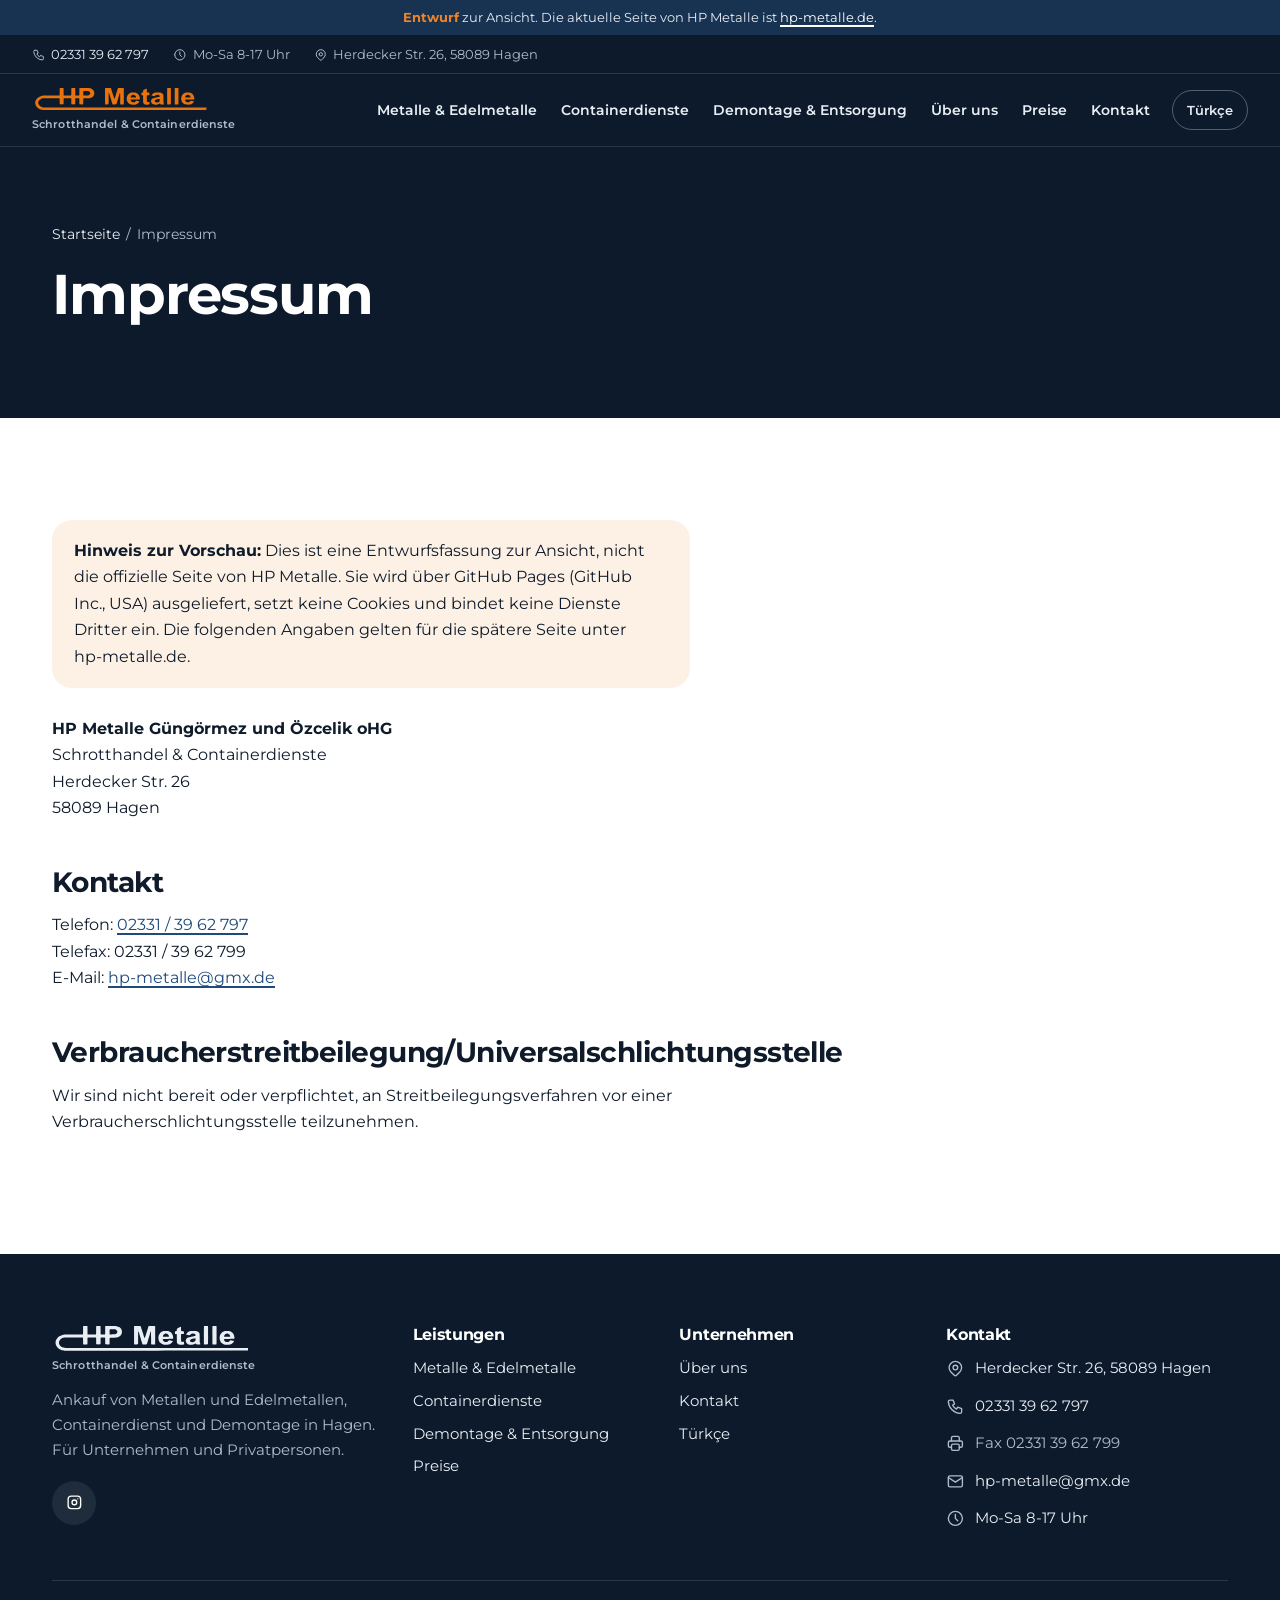
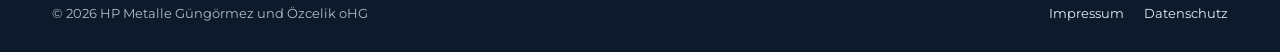
<file: common/info/impressum.html>
<!doctype html>
<html lang="de">
<head>
<meta charset="utf-8">
<meta name="viewport" content="width=device-width, initial-scale=1">
<title>Impressum | HP Metalle</title>
<meta name="description" content="Impressum der HP Metalle Güngörmez und Özcelik oHG, Schrotthandel und Containerdienste, Herdecker Str. 26, 58089 Hagen.">
<meta name="robots" content="noindex, nofollow">
<link rel="canonical" href="https://hp-metalle.aki-express.de/common/info/impressum.html">
<meta property="og:type" content="website">
<meta property="og:locale" content="de_DE">
<meta property="og:site_name" content="HP Metalle">
<meta property="og:title" content="Impressum | HP Metalle">
<meta property="og:description" content="Impressum der HP Metalle Güngörmez und Özcelik oHG, Schrotthandel und Containerdienste, Herdecker Str. 26, 58089 Hagen.">
<meta property="og:url" content="https://hp-metalle.aki-express.de/common/info/impressum.html">
<meta property="og:image" content="https://hp-metalle.aki-express.de/assets/img/og.jpg">
<meta property="og:image:width" content="1200">
<meta property="og:image:height" content="630">
<meta name="twitter:card" content="summary_large_image">
<meta name="theme-color" content="#0C1A2B">
<link rel="icon" href="../../assets/favicon.svg" type="image/svg+xml">
<link rel="icon" href="../../assets/favicon-32.png" sizes="32x32" type="image/png">
<link rel="apple-touch-icon" href="../../assets/apple-touch-icon.png">
<link rel="preload" href="../../assets/fonts/Montserrat-700.woff2" as="font" type="font/woff2" crossorigin>
<link rel="stylesheet" href="../../assets/css/site.css">
<script defer src="../../assets/js/site.js"></script>
</head>
<body class="page-impressum">
<div class="preview-bar"><strong>Entwurf</strong> zur Ansicht. Die aktuelle Seite von HP Metalle ist <a href="https://www.hp-metalle.de/">hp-metalle.de</a>.</div>
<a class="skip" href="#inhalt">Zum Inhalt springen</a>
<div class="topbar"><div class="wrap">
<a href="tel:+4923313962797"><svg class="i" aria-hidden="true" focusable="false" xmlns="http://www.w3.org/2000/svg" viewBox="0 0 24 24" fill="none" stroke="currentColor" stroke-width="1.75" stroke-linecap="round" stroke-linejoin="round" ><path d="M5 4h4l2 5l-2.5 1.5a11 11 0 0 0 5 5l1.5 -2.5l5 2v4a2 2 0 0 1 -2 2a16 16 0 0 1 -15 -15a2 2 0 0 1 2 -2" /></svg>02331&nbsp;39&nbsp;62&nbsp;797</a>
<span><svg class="i" aria-hidden="true" focusable="false" xmlns="http://www.w3.org/2000/svg" viewBox="0 0 24 24" fill="none" stroke="currentColor" stroke-width="1.75" stroke-linecap="round" stroke-linejoin="round" ><path d="M3 12a9 9 0 1 0 18 0a9 9 0 0 0 -18 0" /><path d="M12 7v5l3 3" /></svg>Mo-Sa 8-17&nbsp;Uhr</span>
<span><svg class="i" aria-hidden="true" focusable="false" xmlns="http://www.w3.org/2000/svg" viewBox="0 0 24 24" fill="none" stroke="currentColor" stroke-width="1.75" stroke-linecap="round" stroke-linejoin="round" ><path d="M9 11a3 3 0 1 0 6 0a3 3 0 0 0 -6 0" /><path d="M17.657 16.657l-4.243 4.243a2 2 0 0 1 -2.827 0l-4.244 -4.243a8 8 0 1 1 11.314 0" /></svg>Herdecker Str. 26, 58089 Hagen</span>
</div></div>
<header class="header" data-header>
<div class="wrap">
<a class="brand" href="../../" aria-label="HP Metalle, zur Startseite"><svg viewBox="0 0 400 51" role="img" aria-hidden="true" focusable="false"><path fill="currentColor" fill-rule="evenodd" d="M25.86,49.59C25.37,49.54 24.20,49.35 23.26,49.16C22.32,48.97 21.22,48.76 20.82,48.70C20.11,48.60 18.60,48.05 17.47,47.49C17.16,47.33 16.67,47.11 16.39,47.00C15.32,46.58 12.74,44.63 11.42,43.26C8.59,40.31 7.10,36.90 7.10,33.35C7.10,29.84 8.52,26.53 11.28,23.58C11.86,22.96 12.47,22.35 12.64,22.22C14.81,20.59 15.40,20.19 15.89,20.00C16.21,19.88 16.72,19.64 17.02,19.45C17.89,18.93 18.45,18.71 19.80,18.35C20.49,18.17 21.62,17.86 22.31,17.67C23.53,17.33 24.21,17.22 26.57,17.00C27.30,16.93 33.48,16.90 44.55,16.90C59.63,16.91 61.44,16.89 61.66,16.76C62.16,16.42 62.15,16.65 62.17,8.75C62.19,2.26 62.21,1.27 62.36,0.68L62.52,0.00L66.61,0.00C69.80,0.00 70.71,0.03 70.74,0.13C70.99,0.98 71.01,1.78 71.03,8.75C71.05,16.83 71.03,16.49 71.60,16.80C71.89,16.96 87.41,16.96 87.70,16.80C88.27,16.49 88.25,16.82 88.30,8.70C88.35,1.73 88.36,1.21 88.54,0.62L88.73,0.00L92.80,-0.00L96.87,-0.00L97.03,0.78C97.18,1.46 97.20,2.41 97.20,8.80C97.20,16.87 97.17,16.54 97.88,16.81C98.30,16.97 105.31,16.96 105.70,16.80C106.37,16.52 106.35,16.84 106.37,8.75C106.38,2.10 106.40,1.39 106.56,0.73L106.74,0.00L117.38,0.00C127.54,0.00 128.03,0.01 128.28,0.18C128.66,0.44 128.77,0.47 130.38,0.81C131.59,1.06 133.76,1.76 134.41,2.10C134.95,2.40 136.25,3.41 136.93,4.08C138.96,6.07 139.90,8.44 139.90,11.55C139.90,14.48 139.29,16.32 137.59,18.45C136.47,19.86 134.24,21.46 132.85,21.85C132.52,21.94 131.80,22.17 131.25,22.35C129.30,23.01 127.18,23.20 120.70,23.29C115.73,23.35 115.77,23.35 115.42,23.87C115.26,24.12 115.25,24.65 115.20,30.23L115.15,36.32L114.82,36.61C114.50,36.90 114.50,36.90 110.92,36.90C107.72,36.90 107.31,36.88 107.00,36.72C106.36,36.40 106.37,36.58 106.39,30.14C106.41,23.96 106.40,23.72 105.94,23.29C105.68,23.05 105.68,23.05 102.02,23.02C97.95,22.98 97.71,23.01 97.40,23.53C97.21,23.84 97.20,24.08 97.20,29.88C97.20,36.36 97.20,36.38 96.69,36.74C96.48,36.88 96.02,36.90 92.84,36.90C89.25,36.90 89.23,36.90 88.89,36.67C88.31,36.28 88.31,36.31 88.31,29.75C88.30,23.16 88.33,23.47 87.70,23.15C87.22,22.90 72.10,22.93 71.60,23.18C71.01,23.47 71.01,23.43 71.01,30.07C71.01,36.62 71.01,36.53 70.45,36.78C70.07,36.95 63.15,36.95 62.81,36.77C62.16,36.44 62.20,36.78 62.17,29.95C62.15,25.13 62.12,23.70 62.02,23.53C61.71,22.98 62.79,23.01 43.44,23.00C21.78,22.98 23.37,22.87 20.10,24.58C17.45,25.96 15.75,27.68 14.67,30.05C14.12,31.25 14.00,31.87 14.00,33.39C14.00,34.85 14.16,35.60 14.73,36.80C15.48,38.41 17.01,40.18 18.61,41.27C19.54,41.91 22.12,43.10 22.90,43.24C24.58,43.56 25.93,43.73 27.50,43.81C28.41,43.85 110.64,43.89 210.23,43.90C368.38,43.90 391.35,43.92 391.59,44.05C392.07,44.29 392.14,44.64 392.13,46.66C392.12,48.64 392.07,48.87 391.57,49.24C391.29,49.45 391.29,49.45 209.97,49.47C85.89,49.49 28.40,49.53 27.86,49.60C27.42,49.65 27.00,49.69 26.91,49.69C26.82,49.68 26.35,49.63 25.86,49.59ZM226.55,37.60C226.00,37.55 224.97,37.40 224.25,37.26C223.53,37.12 222.59,36.96 222.15,36.90C221.29,36.78 220.34,36.35 218.44,35.24C215.79,33.69 213.67,30.49 213.04,27.10C212.79,25.79 212.79,22.08 213.03,20.67C213.67,16.98 216.22,13.46 219.51,11.71C220.63,11.12 223.00,10.21 223.85,10.05C224.93,9.84 229.93,9.84 231.12,10.05C232.03,10.21 234.28,11.04 235.63,11.71C238.22,13.01 240.21,15.28 241.30,18.17C242.13,20.38 242.65,24.11 242.26,25.05C241.94,25.80 242.70,25.74 231.89,25.80C222.25,25.85 222.21,25.85 221.93,26.06C221.47,26.40 221.43,26.76 221.75,27.77C222.19,29.19 222.64,29.86 223.95,30.99C224.90,31.81 226.26,32.20 228.22,32.20C230.74,32.20 231.71,31.70 233.02,29.71C233.81,28.52 233.89,28.51 237.05,28.98C241.62,29.67 242.06,29.95 241.09,31.54C239.44,34.21 236.22,36.50 233.40,36.99C232.77,37.10 231.76,37.28 231.15,37.39C229.82,37.63 227.90,37.71 226.55,37.60ZM256.82,37.60C255.77,37.49 253.12,36.82 252.64,36.55C251.72,36.01 250.66,34.82 250.26,33.85C249.81,32.77 249.77,32.14 249.71,24.29C249.65,17.01 249.65,16.82 249.45,16.60C249.11,16.22 248.68,16.10 247.63,16.10C245.88,16.10 245.76,15.89 245.82,13.06C245.87,10.50 246.01,10.30 247.81,10.30C249.57,10.30 249.70,10.11 249.70,7.65C249.70,5.46 249.73,5.37 250.69,4.76C251.48,4.25 253.05,3.45 253.98,3.06C254.32,2.93 254.87,2.65 255.19,2.46C255.85,2.05 256.99,1.60 257.33,1.60C257.46,1.60 257.67,1.72 257.81,1.86C258.05,2.12 258.05,2.12 258.10,5.89C258.15,9.90 258.15,9.85 258.64,10.13C258.78,10.21 259.59,10.27 260.95,10.30C263.95,10.37 263.90,10.32 263.90,13.25C263.90,16.13 263.94,16.10 261.03,16.11C258.86,16.11 258.54,16.18 258.27,16.70C258.01,17.21 258.05,29.83 258.31,30.41C258.93,31.76 260.17,32.19 262.01,31.70C263.88,31.20 263.88,31.20 264.37,35.46C264.44,36.11 264.22,36.56 263.73,36.76C263.18,36.99 260.46,37.49 259.14,37.60C257.84,37.71 257.87,37.71 256.82,37.60ZM276.65,37.60C275.95,37.52 273.74,37.07 272.70,36.80C271.84,36.57 269.81,35.09 269.05,34.13C267.49,32.17 267.12,29.73 268.00,27.24C268.59,25.55 270.51,23.76 272.41,23.11C272.87,22.96 273.57,22.69 273.95,22.53C274.85,22.14 276.20,21.84 277.35,21.75C277.84,21.72 278.63,21.60 279.10,21.49C279.57,21.38 280.56,21.18 281.30,21.04C282.04,20.91 283.12,20.66 283.70,20.50C284.28,20.34 285.09,20.16 285.50,20.10C286.87,19.91 287.14,19.65 287.12,18.53C287.09,16.66 285.53,15.44 282.84,15.18C280.13,14.91 278.51,15.44 277.00,17.10C275.60,18.62 275.51,18.63 271.96,18.05C269.43,17.63 269.17,17.55 268.93,17.05C268.39,15.92 270.80,12.71 273.02,11.59C274.34,10.93 276.39,10.22 277.49,10.04C278.91,9.82 287.00,9.89 288.04,10.13C289.99,10.59 292.39,11.76 293.38,12.73C295.32,14.63 295.44,15.30 295.45,24.65C295.46,32.38 295.55,33.34 296.46,35.24C297.02,36.41 296.81,36.90 295.73,36.90C295.41,36.90 293.91,36.91 292.40,36.92C289.14,36.95 289.21,36.97 288.53,35.85C287.76,34.57 287.51,34.54 285.92,35.49C284.22,36.50 283.64,36.76 282.50,36.98C281.92,37.10 281.04,37.28 280.53,37.39C279.41,37.62 277.73,37.72 276.65,37.60ZM349.13,37.59C348.25,37.53 347.22,37.36 344.21,36.80C343.23,36.62 340.62,35.16 339.46,34.13C337.37,32.30 336.14,29.91 335.44,26.32C335.27,25.44 335.25,22.52 335.41,21.64C336.00,18.29 336.73,16.65 338.63,14.43C339.48,13.44 341.09,12.15 342.15,11.63C343.39,11.01 345.66,10.17 346.50,10.03C347.72,9.82 353.39,9.90 354.22,10.14C355.00,10.36 357.48,11.34 358.23,11.71C361.01,13.10 363.37,16.14 364.25,19.47C364.84,21.68 365.11,24.39 364.82,25.12C364.55,25.79 365.20,25.74 354.40,25.80C346.89,25.84 344.60,25.88 344.43,25.97C343.21,26.67 345.00,30.24 347.22,31.54C348.52,32.30 352.30,32.41 353.63,31.73C354.10,31.49 354.69,30.90 355.40,29.95C356.53,28.43 356.30,28.48 359.55,28.98C363.45,29.58 364.00,29.78 364.00,30.59C364.00,31.57 361.74,34.17 359.93,35.28C357.93,36.51 357.47,36.71 356.06,36.96C355.34,37.08 354.43,37.26 354.05,37.34C353.29,37.50 351.20,37.71 350.55,37.68C350.33,37.68 349.69,37.64 349.13,37.59ZM165.17,36.90C164.83,36.86 164.62,36.76 164.42,36.57C164.15,36.30 164.15,36.30 164.12,18.87C164.10,3.16 164.11,1.38 164.26,0.72L164.42,0.00L170.74,0.00L177.05,0.01L177.47,0.93C177.70,1.44 177.94,2.05 178.00,2.30C178.06,2.55 178.28,3.27 178.50,3.90C178.71,4.53 179.14,5.86 179.45,6.85C179.76,7.84 180.15,9.05 180.32,9.55C180.48,10.04 180.76,10.95 180.94,11.55C181.28,12.68 181.70,13.99 182.42,16.20C182.64,16.89 182.93,17.81 183.05,18.25C183.17,18.69 183.39,19.36 183.54,19.75C183.69,20.13 183.92,20.89 184.06,21.44C184.72,24.04 185.52,24.72 186.01,23.08C186.13,22.68 186.39,21.81 186.60,21.15C186.81,20.49 187.21,19.23 187.48,18.35C187.76,17.47 188.13,16.32 188.30,15.80C188.47,15.28 188.74,14.40 188.89,13.85C189.05,13.30 189.36,12.29 189.58,11.60C190.44,8.98 190.89,7.52 191.09,6.79C191.21,6.37 191.41,5.76 191.55,5.43C191.68,5.09 191.89,4.42 192.01,3.94C192.13,3.45 192.47,2.43 192.77,1.68C193.06,0.92 193.30,0.24 193.30,0.15C193.30,0.02 194.01,0.00 199.69,0.00L206.08,0.00L206.24,0.66C206.49,1.63 206.50,35.99 206.25,36.36C205.88,36.93 205.87,36.93 202.37,36.92C199.07,36.91 198.80,36.88 198.45,36.50C198.25,36.28 198.25,36.10 198.20,23.96C198.16,14.50 198.12,11.59 198.03,11.37C197.88,11.04 197.65,10.93 197.45,11.10C197.29,11.23 196.49,13.69 195.96,15.66C195.77,16.37 195.55,17.14 195.46,17.35C195.38,17.57 195.17,18.25 195.01,18.86C194.84,19.47 194.62,20.21 194.51,20.51C194.40,20.81 194.20,21.46 194.07,21.95C193.93,22.45 193.64,23.43 193.42,24.15C192.62,26.71 191.73,29.70 191.14,31.75C190.95,32.41 190.64,33.42 190.46,34.00C190.27,34.58 190.05,35.30 189.96,35.60C189.59,36.93 189.65,36.92 185.26,36.93C182.65,36.93 181.59,36.90 181.43,36.82C180.91,36.54 180.51,35.71 180.01,33.85C179.84,33.24 179.60,32.43 179.46,32.05C179.33,31.66 179.14,31.03 179.06,30.65C178.97,30.26 178.72,29.41 178.50,28.75C178.10,27.53 177.56,25.72 177.13,24.20C177.00,23.73 176.72,22.81 176.50,22.15C176.28,21.49 176.01,20.57 175.90,20.11C175.78,19.65 175.60,19.04 175.49,18.76C175.38,18.48 175.23,17.98 175.14,17.65C175.06,17.32 174.79,16.40 174.55,15.60C174.31,14.80 174.05,13.83 173.96,13.45C173.70,12.30 172.91,10.96 172.61,11.14C172.32,11.32 172.30,12.21 172.30,24.00C172.30,36.91 172.32,36.33 171.79,36.73C171.54,36.91 171.33,36.92 168.59,36.93C166.97,36.94 165.44,36.93 165.17,36.90ZM304.70,36.89C304.29,36.80 304.02,36.55 303.90,36.11C303.71,35.42 303.77,1.81 303.96,0.82L304.13,0.00L308.00,-0.00L311.88,-0.00L312.04,0.87C312.25,2.02 312.28,35.60 312.07,36.19C311.82,36.92 311.81,36.92 308.22,36.93C306.45,36.94 304.87,36.92 304.70,36.89ZM321.84,36.92C321.41,36.85 321.08,36.66 320.95,36.39C320.77,36.05 320.73,1.70 320.90,0.90C321.13,-0.12 320.58,-0.00 324.99,-0.00L328.87,-0.00L329.04,1.02C329.20,1.97 329.21,3.41 329.18,19.10C329.15,37.84 329.19,36.48 328.59,36.81C328.40,36.91 322.41,37.01 321.84,36.92ZM283.07,32.15C284.87,31.62 285.54,31.14 286.58,29.64C287.09,28.91 287.39,26.13 287.06,25.26C286.81,24.62 286.56,24.54 285.50,24.80C285.03,24.91 284.40,25.00 284.10,25.00C283.44,25.00 281.94,25.24 281.25,25.45C280.98,25.54 280.26,25.74 279.67,25.91C277.18,26.59 275.99,27.63 276.01,29.09C276.02,29.81 276.15,30.16 276.69,30.90C277.24,31.65 277.42,31.78 278.50,32.19C280.11,32.81 280.88,32.80 283.07,32.15ZM233.62,21.21C234.42,20.32 233.44,17.91 231.76,16.65C229.50,14.95 227.45,14.70 225.15,15.85C223.39,16.72 222.35,17.82 221.90,19.28C221.50,20.58 221.70,21.23 222.60,21.54C222.68,21.56 225.13,21.58 228.03,21.57L233.32,21.55L233.62,21.21ZM355.62,21.50C356.42,21.27 356.59,20.59 356.16,19.25C355.67,17.72 354.75,16.74 352.95,15.84C350.53,14.64 348.31,14.99 346.00,16.93C344.22,18.42 343.59,21.10 344.93,21.49C345.38,21.62 355.15,21.63 355.62,21.50ZM126.39,16.63C127.51,16.33 129.10,15.36 129.74,14.59C130.80,13.33 131.09,11.31 130.40,9.95C129.84,8.85 129.56,8.53 128.52,7.85C126.69,6.66 126.19,6.58 120.45,6.62C116.56,6.65 116.12,6.67 115.83,6.83C115.19,7.18 115.19,7.15 115.22,11.83C115.26,16.88 115.19,16.66 116.65,16.84C117.56,16.95 125.88,16.77 126.39,16.63Z"/></svg><span class="brand__tag">Schrotthandel &amp; Containerdienste</span></a>
<a class="header__lang" href="../../turkce/" hreflang="tr" lang="tr">Türkçe</a>
<button class="menu-btn" type="button" aria-expanded="false" aria-controls="nav" aria-label="Menü öffnen"><svg class="i i--open" aria-hidden="true" focusable="false" xmlns="http://www.w3.org/2000/svg" viewBox="0 0 24 24" fill="none" stroke="currentColor" stroke-width="1.75" stroke-linecap="round" stroke-linejoin="round" ><path d="M4 6l16 0" /><path d="M4 12l16 0" /><path d="M4 18l16 0" /></svg><svg class="i i--close" aria-hidden="true" focusable="false" xmlns="http://www.w3.org/2000/svg" viewBox="0 0 24 24" fill="none" stroke="currentColor" stroke-width="1.75" stroke-linecap="round" stroke-linejoin="round" ><path d="M18 6l-12 12" /><path d="M6 6l12 12" /></svg></button>
<nav class="nav" id="nav" aria-label="Hauptmenü"><a href="../../metalle-_-edelmetalle/">Metalle &amp; Edelmetalle</a><a href="../../containerdienste/">Containerdienste</a><a href="../../demontage-_-entsorgung/">Demontage &amp; Entsorgung</a><a href="../../ueber-uns/">Über uns</a><a href="../../preise/">Preise</a><a href="../../common/info/kontaktieren-sie-uns.html">Kontakt</a><a class="nav__lang" href="../../turkce/" hreflang="tr" lang="tr">Türkçe</a><a class="nav__tel" href="tel:+4923313962797"><svg class="i" aria-hidden="true" focusable="false" xmlns="http://www.w3.org/2000/svg" viewBox="0 0 24 24" fill="none" stroke="currentColor" stroke-width="1.75" stroke-linecap="round" stroke-linejoin="round" ><path d="M5 4h4l2 5l-2.5 1.5a11 11 0 0 0 5 5l1.5 -2.5l5 2v4a2 2 0 0 1 -2 2a16 16 0 0 1 -15 -15a2 2 0 0 1 2 -2" /></svg>02331&nbsp;39&nbsp;62&nbsp;797</a></nav>
<a class="btn btn--primary header__cta" href="tel:+4923313962797"><svg class="i" aria-hidden="true" focusable="false" xmlns="http://www.w3.org/2000/svg" viewBox="0 0 24 24" fill="none" stroke="currentColor" stroke-width="1.75" stroke-linecap="round" stroke-linejoin="round" ><path d="M5 4h4l2 5l-2.5 1.5a11 11 0 0 0 5 5l1.5 -2.5l5 2v4a2 2 0 0 1 -2 2a16 16 0 0 1 -15 -15a2 2 0 0 1 2 -2" /></svg>02331&nbsp;39&nbsp;62&nbsp;797</a>
</div>
</header>
<main id="inhalt">
<section class="page-hero page-hero--plain page-hero--small">
<div class="wrap">
<nav aria-label="Brotkrumen"><ol class="crumbs"><li><a href="../../">Startseite</a></li><li aria-current="page">Impressum</li></ol></nav>
<h1>Impressum</h1>
</div>
</section>
<section class="section section--white">
<div class="wrap prose legal">
<div class="note note--preview"><p><strong>Hinweis zur Vorschau:</strong> Dies ist eine Entwurfsfassung zur Ansicht, nicht die offizielle Seite von HP Metalle. Sie wird über GitHub Pages (GitHub Inc., USA) ausgeliefert, setzt keine Cookies und bindet keine Dienste Dritter ein. Die folgenden Angaben gelten für die spätere Seite unter hp-metalle.de.</p></div>
<p><strong>HP Metalle Güngörmez und Özcelik oHG</strong><br>
Schrotthandel &amp; Containerdienste<br>
Herdecker Str. 26<br>
58089 Hagen</p>
<h2>Kontakt</h2>
<p>Telefon: <a href="tel:+4923313962797">02331 / 39 62 797</a><br>
Telefax: 02331 / 39 62 799<br>
E-Mail: <a href="mailto:hp-metalle@gmx.de">hp-metalle@gmx.de</a></p>
<h2>Verbraucherstreitbeilegung/<wbr>Universalschlichtungsstelle</h2>
<p>Wir sind nicht bereit oder verpflichtet, an Streitbeilegungsverfahren vor einer Verbraucherschlichtungsstelle teilzunehmen.</p>
</div>
</section>
</main>
<footer class="footer">
<div class="wrap">
<div class="footer__grid">
<div>
<a class="brand" href="../../" aria-label="HP Metalle, zur Startseite"><svg viewBox="0 0 400 51" role="img" aria-hidden="true" focusable="false"><path fill="currentColor" fill-rule="evenodd" d="M25.86,49.59C25.37,49.54 24.20,49.35 23.26,49.16C22.32,48.97 21.22,48.76 20.82,48.70C20.11,48.60 18.60,48.05 17.47,47.49C17.16,47.33 16.67,47.11 16.39,47.00C15.32,46.58 12.74,44.63 11.42,43.26C8.59,40.31 7.10,36.90 7.10,33.35C7.10,29.84 8.52,26.53 11.28,23.58C11.86,22.96 12.47,22.35 12.64,22.22C14.81,20.59 15.40,20.19 15.89,20.00C16.21,19.88 16.72,19.64 17.02,19.45C17.89,18.93 18.45,18.71 19.80,18.35C20.49,18.17 21.62,17.86 22.31,17.67C23.53,17.33 24.21,17.22 26.57,17.00C27.30,16.93 33.48,16.90 44.55,16.90C59.63,16.91 61.44,16.89 61.66,16.76C62.16,16.42 62.15,16.65 62.17,8.75C62.19,2.26 62.21,1.27 62.36,0.68L62.52,0.00L66.61,0.00C69.80,0.00 70.71,0.03 70.74,0.13C70.99,0.98 71.01,1.78 71.03,8.75C71.05,16.83 71.03,16.49 71.60,16.80C71.89,16.96 87.41,16.96 87.70,16.80C88.27,16.49 88.25,16.82 88.30,8.70C88.35,1.73 88.36,1.21 88.54,0.62L88.73,0.00L92.80,-0.00L96.87,-0.00L97.03,0.78C97.18,1.46 97.20,2.41 97.20,8.80C97.20,16.87 97.17,16.54 97.88,16.81C98.30,16.97 105.31,16.96 105.70,16.80C106.37,16.52 106.35,16.84 106.37,8.75C106.38,2.10 106.40,1.39 106.56,0.73L106.74,0.00L117.38,0.00C127.54,0.00 128.03,0.01 128.28,0.18C128.66,0.44 128.77,0.47 130.38,0.81C131.59,1.06 133.76,1.76 134.41,2.10C134.95,2.40 136.25,3.41 136.93,4.08C138.96,6.07 139.90,8.44 139.90,11.55C139.90,14.48 139.29,16.32 137.59,18.45C136.47,19.86 134.24,21.46 132.85,21.85C132.52,21.94 131.80,22.17 131.25,22.35C129.30,23.01 127.18,23.20 120.70,23.29C115.73,23.35 115.77,23.35 115.42,23.87C115.26,24.12 115.25,24.65 115.20,30.23L115.15,36.32L114.82,36.61C114.50,36.90 114.50,36.90 110.92,36.90C107.72,36.90 107.31,36.88 107.00,36.72C106.36,36.40 106.37,36.58 106.39,30.14C106.41,23.96 106.40,23.72 105.94,23.29C105.68,23.05 105.68,23.05 102.02,23.02C97.95,22.98 97.71,23.01 97.40,23.53C97.21,23.84 97.20,24.08 97.20,29.88C97.20,36.36 97.20,36.38 96.69,36.74C96.48,36.88 96.02,36.90 92.84,36.90C89.25,36.90 89.23,36.90 88.89,36.67C88.31,36.28 88.31,36.31 88.31,29.75C88.30,23.16 88.33,23.47 87.70,23.15C87.22,22.90 72.10,22.93 71.60,23.18C71.01,23.47 71.01,23.43 71.01,30.07C71.01,36.62 71.01,36.53 70.45,36.78C70.07,36.95 63.15,36.95 62.81,36.77C62.16,36.44 62.20,36.78 62.17,29.95C62.15,25.13 62.12,23.70 62.02,23.53C61.71,22.98 62.79,23.01 43.44,23.00C21.78,22.98 23.37,22.87 20.10,24.58C17.45,25.96 15.75,27.68 14.67,30.05C14.12,31.25 14.00,31.87 14.00,33.39C14.00,34.85 14.16,35.60 14.73,36.80C15.48,38.41 17.01,40.18 18.61,41.27C19.54,41.91 22.12,43.10 22.90,43.24C24.58,43.56 25.93,43.73 27.50,43.81C28.41,43.85 110.64,43.89 210.23,43.90C368.38,43.90 391.35,43.92 391.59,44.05C392.07,44.29 392.14,44.64 392.13,46.66C392.12,48.64 392.07,48.87 391.57,49.24C391.29,49.45 391.29,49.45 209.97,49.47C85.89,49.49 28.40,49.53 27.86,49.60C27.42,49.65 27.00,49.69 26.91,49.69C26.82,49.68 26.35,49.63 25.86,49.59ZM226.55,37.60C226.00,37.55 224.97,37.40 224.25,37.26C223.53,37.12 222.59,36.96 222.15,36.90C221.29,36.78 220.34,36.35 218.44,35.24C215.79,33.69 213.67,30.49 213.04,27.10C212.79,25.79 212.79,22.08 213.03,20.67C213.67,16.98 216.22,13.46 219.51,11.71C220.63,11.12 223.00,10.21 223.85,10.05C224.93,9.84 229.93,9.84 231.12,10.05C232.03,10.21 234.28,11.04 235.63,11.71C238.22,13.01 240.21,15.28 241.30,18.17C242.13,20.38 242.65,24.11 242.26,25.05C241.94,25.80 242.70,25.74 231.89,25.80C222.25,25.85 222.21,25.85 221.93,26.06C221.47,26.40 221.43,26.76 221.75,27.77C222.19,29.19 222.64,29.86 223.95,30.99C224.90,31.81 226.26,32.20 228.22,32.20C230.74,32.20 231.71,31.70 233.02,29.71C233.81,28.52 233.89,28.51 237.05,28.98C241.62,29.67 242.06,29.95 241.09,31.54C239.44,34.21 236.22,36.50 233.40,36.99C232.77,37.10 231.76,37.28 231.15,37.39C229.82,37.63 227.90,37.71 226.55,37.60ZM256.82,37.60C255.77,37.49 253.12,36.82 252.64,36.55C251.72,36.01 250.66,34.82 250.26,33.85C249.81,32.77 249.77,32.14 249.71,24.29C249.65,17.01 249.65,16.82 249.45,16.60C249.11,16.22 248.68,16.10 247.63,16.10C245.88,16.10 245.76,15.89 245.82,13.06C245.87,10.50 246.01,10.30 247.81,10.30C249.57,10.30 249.70,10.11 249.70,7.65C249.70,5.46 249.73,5.37 250.69,4.76C251.48,4.25 253.05,3.45 253.98,3.06C254.32,2.93 254.87,2.65 255.19,2.46C255.85,2.05 256.99,1.60 257.33,1.60C257.46,1.60 257.67,1.72 257.81,1.86C258.05,2.12 258.05,2.12 258.10,5.89C258.15,9.90 258.15,9.85 258.64,10.13C258.78,10.21 259.59,10.27 260.95,10.30C263.95,10.37 263.90,10.32 263.90,13.25C263.90,16.13 263.94,16.10 261.03,16.11C258.86,16.11 258.54,16.18 258.27,16.70C258.01,17.21 258.05,29.83 258.31,30.41C258.93,31.76 260.17,32.19 262.01,31.70C263.88,31.20 263.88,31.20 264.37,35.46C264.44,36.11 264.22,36.56 263.73,36.76C263.18,36.99 260.46,37.49 259.14,37.60C257.84,37.71 257.87,37.71 256.82,37.60ZM276.65,37.60C275.95,37.52 273.74,37.07 272.70,36.80C271.84,36.57 269.81,35.09 269.05,34.13C267.49,32.17 267.12,29.73 268.00,27.24C268.59,25.55 270.51,23.76 272.41,23.11C272.87,22.96 273.57,22.69 273.95,22.53C274.85,22.14 276.20,21.84 277.35,21.75C277.84,21.72 278.63,21.60 279.10,21.49C279.57,21.38 280.56,21.18 281.30,21.04C282.04,20.91 283.12,20.66 283.70,20.50C284.28,20.34 285.09,20.16 285.50,20.10C286.87,19.91 287.14,19.65 287.12,18.53C287.09,16.66 285.53,15.44 282.84,15.18C280.13,14.91 278.51,15.44 277.00,17.10C275.60,18.62 275.51,18.63 271.96,18.05C269.43,17.63 269.17,17.55 268.93,17.05C268.39,15.92 270.80,12.71 273.02,11.59C274.34,10.93 276.39,10.22 277.49,10.04C278.91,9.82 287.00,9.89 288.04,10.13C289.99,10.59 292.39,11.76 293.38,12.73C295.32,14.63 295.44,15.30 295.45,24.65C295.46,32.38 295.55,33.34 296.46,35.24C297.02,36.41 296.81,36.90 295.73,36.90C295.41,36.90 293.91,36.91 292.40,36.92C289.14,36.95 289.21,36.97 288.53,35.85C287.76,34.57 287.51,34.54 285.92,35.49C284.22,36.50 283.64,36.76 282.50,36.98C281.92,37.10 281.04,37.28 280.53,37.39C279.41,37.62 277.73,37.72 276.65,37.60ZM349.13,37.59C348.25,37.53 347.22,37.36 344.21,36.80C343.23,36.62 340.62,35.16 339.46,34.13C337.37,32.30 336.14,29.91 335.44,26.32C335.27,25.44 335.25,22.52 335.41,21.64C336.00,18.29 336.73,16.65 338.63,14.43C339.48,13.44 341.09,12.15 342.15,11.63C343.39,11.01 345.66,10.17 346.50,10.03C347.72,9.82 353.39,9.90 354.22,10.14C355.00,10.36 357.48,11.34 358.23,11.71C361.01,13.10 363.37,16.14 364.25,19.47C364.84,21.68 365.11,24.39 364.82,25.12C364.55,25.79 365.20,25.74 354.40,25.80C346.89,25.84 344.60,25.88 344.43,25.97C343.21,26.67 345.00,30.24 347.22,31.54C348.52,32.30 352.30,32.41 353.63,31.73C354.10,31.49 354.69,30.90 355.40,29.95C356.53,28.43 356.30,28.48 359.55,28.98C363.45,29.58 364.00,29.78 364.00,30.59C364.00,31.57 361.74,34.17 359.93,35.28C357.93,36.51 357.47,36.71 356.06,36.96C355.34,37.08 354.43,37.26 354.05,37.34C353.29,37.50 351.20,37.71 350.55,37.68C350.33,37.68 349.69,37.64 349.13,37.59ZM165.17,36.90C164.83,36.86 164.62,36.76 164.42,36.57C164.15,36.30 164.15,36.30 164.12,18.87C164.10,3.16 164.11,1.38 164.26,0.72L164.42,0.00L170.74,0.00L177.05,0.01L177.47,0.93C177.70,1.44 177.94,2.05 178.00,2.30C178.06,2.55 178.28,3.27 178.50,3.90C178.71,4.53 179.14,5.86 179.45,6.85C179.76,7.84 180.15,9.05 180.32,9.55C180.48,10.04 180.76,10.95 180.94,11.55C181.28,12.68 181.70,13.99 182.42,16.20C182.64,16.89 182.93,17.81 183.05,18.25C183.17,18.69 183.39,19.36 183.54,19.75C183.69,20.13 183.92,20.89 184.06,21.44C184.72,24.04 185.52,24.72 186.01,23.08C186.13,22.68 186.39,21.81 186.60,21.15C186.81,20.49 187.21,19.23 187.48,18.35C187.76,17.47 188.13,16.32 188.30,15.80C188.47,15.28 188.74,14.40 188.89,13.85C189.05,13.30 189.36,12.29 189.58,11.60C190.44,8.98 190.89,7.52 191.09,6.79C191.21,6.37 191.41,5.76 191.55,5.43C191.68,5.09 191.89,4.42 192.01,3.94C192.13,3.45 192.47,2.43 192.77,1.68C193.06,0.92 193.30,0.24 193.30,0.15C193.30,0.02 194.01,0.00 199.69,0.00L206.08,0.00L206.24,0.66C206.49,1.63 206.50,35.99 206.25,36.36C205.88,36.93 205.87,36.93 202.37,36.92C199.07,36.91 198.80,36.88 198.45,36.50C198.25,36.28 198.25,36.10 198.20,23.96C198.16,14.50 198.12,11.59 198.03,11.37C197.88,11.04 197.65,10.93 197.45,11.10C197.29,11.23 196.49,13.69 195.96,15.66C195.77,16.37 195.55,17.14 195.46,17.35C195.38,17.57 195.17,18.25 195.01,18.86C194.84,19.47 194.62,20.21 194.51,20.51C194.40,20.81 194.20,21.46 194.07,21.95C193.93,22.45 193.64,23.43 193.42,24.15C192.62,26.71 191.73,29.70 191.14,31.75C190.95,32.41 190.64,33.42 190.46,34.00C190.27,34.58 190.05,35.30 189.96,35.60C189.59,36.93 189.65,36.92 185.26,36.93C182.65,36.93 181.59,36.90 181.43,36.82C180.91,36.54 180.51,35.71 180.01,33.85C179.84,33.24 179.60,32.43 179.46,32.05C179.33,31.66 179.14,31.03 179.06,30.65C178.97,30.26 178.72,29.41 178.50,28.75C178.10,27.53 177.56,25.72 177.13,24.20C177.00,23.73 176.72,22.81 176.50,22.15C176.28,21.49 176.01,20.57 175.90,20.11C175.78,19.65 175.60,19.04 175.49,18.76C175.38,18.48 175.23,17.98 175.14,17.65C175.06,17.32 174.79,16.40 174.55,15.60C174.31,14.80 174.05,13.83 173.96,13.45C173.70,12.30 172.91,10.96 172.61,11.14C172.32,11.32 172.30,12.21 172.30,24.00C172.30,36.91 172.32,36.33 171.79,36.73C171.54,36.91 171.33,36.92 168.59,36.93C166.97,36.94 165.44,36.93 165.17,36.90ZM304.70,36.89C304.29,36.80 304.02,36.55 303.90,36.11C303.71,35.42 303.77,1.81 303.96,0.82L304.13,0.00L308.00,-0.00L311.88,-0.00L312.04,0.87C312.25,2.02 312.28,35.60 312.07,36.19C311.82,36.92 311.81,36.92 308.22,36.93C306.45,36.94 304.87,36.92 304.70,36.89ZM321.84,36.92C321.41,36.85 321.08,36.66 320.95,36.39C320.77,36.05 320.73,1.70 320.90,0.90C321.13,-0.12 320.58,-0.00 324.99,-0.00L328.87,-0.00L329.04,1.02C329.20,1.97 329.21,3.41 329.18,19.10C329.15,37.84 329.19,36.48 328.59,36.81C328.40,36.91 322.41,37.01 321.84,36.92ZM283.07,32.15C284.87,31.62 285.54,31.14 286.58,29.64C287.09,28.91 287.39,26.13 287.06,25.26C286.81,24.62 286.56,24.54 285.50,24.80C285.03,24.91 284.40,25.00 284.10,25.00C283.44,25.00 281.94,25.24 281.25,25.45C280.98,25.54 280.26,25.74 279.67,25.91C277.18,26.59 275.99,27.63 276.01,29.09C276.02,29.81 276.15,30.16 276.69,30.90C277.24,31.65 277.42,31.78 278.50,32.19C280.11,32.81 280.88,32.80 283.07,32.15ZM233.62,21.21C234.42,20.32 233.44,17.91 231.76,16.65C229.50,14.95 227.45,14.70 225.15,15.85C223.39,16.72 222.35,17.82 221.90,19.28C221.50,20.58 221.70,21.23 222.60,21.54C222.68,21.56 225.13,21.58 228.03,21.57L233.32,21.55L233.62,21.21ZM355.62,21.50C356.42,21.27 356.59,20.59 356.16,19.25C355.67,17.72 354.75,16.74 352.95,15.84C350.53,14.64 348.31,14.99 346.00,16.93C344.22,18.42 343.59,21.10 344.93,21.49C345.38,21.62 355.15,21.63 355.62,21.50ZM126.39,16.63C127.51,16.33 129.10,15.36 129.74,14.59C130.80,13.33 131.09,11.31 130.40,9.95C129.84,8.85 129.56,8.53 128.52,7.85C126.69,6.66 126.19,6.58 120.45,6.62C116.56,6.65 116.12,6.67 115.83,6.83C115.19,7.18 115.19,7.15 115.22,11.83C115.26,16.88 115.19,16.66 116.65,16.84C117.56,16.95 125.88,16.77 126.39,16.63Z"/></svg><span class="brand__tag">Schrotthandel &amp; Containerdienste</span></a>
<p>Ankauf von Metallen und Edelmetallen, Containerdienst und Demontage in Hagen. Für Unternehmen und Privatpersonen.</p>
<div class="social"><a href="https://www.instagram.com/hp_metalle/" target="_blank" rel="noopener" aria-label="HP Metalle auf Instagram"><svg class="i" aria-hidden="true" focusable="false" xmlns="http://www.w3.org/2000/svg" viewBox="0 0 24 24" fill="none" stroke="currentColor" stroke-width="1.75" stroke-linecap="round" stroke-linejoin="round" ><path d="M4 8a4 4 0 0 1 4 -4h8a4 4 0 0 1 4 4v8a4 4 0 0 1 -4 4h-8a4 4 0 0 1 -4 -4l0 -8" /><path d="M9 12a3 3 0 1 0 6 0a3 3 0 0 0 -6 0" /><path d="M16.5 7.5v.01" /></svg></a></div>
</div>
<div><h2>Leistungen</h2><ul>
<li><a href="../../metalle-_-edelmetalle/">Metalle &amp; Edelmetalle</a></li>
<li><a href="../../containerdienste/">Containerdienste</a></li>
<li><a href="../../demontage-_-entsorgung/">Demontage &amp; Entsorgung</a></li>
<li><a href="../../preise/">Preise</a></li>
</ul></div>
<div><h2>Unternehmen</h2><ul>
<li><a href="../../ueber-uns/">Über uns</a></li>
<li><a href="../../common/info/kontaktieren-sie-uns.html">Kontakt</a></li>
<li><a href="../../turkce/" hreflang="tr" lang="tr">Türkçe</a></li>
</ul></div>
<div><h2>Kontakt</h2><ul class="contact-list">
<li><span translate="no"><svg class="i" aria-hidden="true" focusable="false" xmlns="http://www.w3.org/2000/svg" viewBox="0 0 24 24" fill="none" stroke="currentColor" stroke-width="1.75" stroke-linecap="round" stroke-linejoin="round" ><path d="M9 11a3 3 0 1 0 6 0a3 3 0 0 0 -6 0" /><path d="M17.657 16.657l-4.243 4.243a2 2 0 0 1 -2.827 0l-4.244 -4.243a8 8 0 1 1 11.314 0" /></svg>Herdecker Str. 26, 58089 Hagen</span></li>
<li><a href="tel:+4923313962797"><svg class="i" aria-hidden="true" focusable="false" xmlns="http://www.w3.org/2000/svg" viewBox="0 0 24 24" fill="none" stroke="currentColor" stroke-width="1.75" stroke-linecap="round" stroke-linejoin="round" ><path d="M5 4h4l2 5l-2.5 1.5a11 11 0 0 0 5 5l1.5 -2.5l5 2v4a2 2 0 0 1 -2 2a16 16 0 0 1 -15 -15a2 2 0 0 1 2 -2" /></svg>02331&nbsp;39&nbsp;62&nbsp;797</a></li>
<li><span class="is-minor"><svg class="i" aria-hidden="true" focusable="false" xmlns="http://www.w3.org/2000/svg" viewBox="0 0 24 24" fill="none" stroke="currentColor" stroke-width="1.75" stroke-linecap="round" stroke-linejoin="round" ><path d="M17 17h2a2 2 0 0 0 2 -2v-4a2 2 0 0 0 -2 -2h-14a2 2 0 0 0 -2 2v4a2 2 0 0 0 2 2h2" /><path d="M17 9v-4a2 2 0 0 0 -2 -2h-6a2 2 0 0 0 -2 2v4" /><path d="M7 15a2 2 0 0 1 2 -2h6a2 2 0 0 1 2 2v4a2 2 0 0 1 -2 2h-6a2 2 0 0 1 -2 -2l0 -4" /></svg>Fax 02331&nbsp;39&nbsp;62&nbsp;799</span></li>
<li><a href="mailto:hp-metalle@gmx.de"><svg class="i" aria-hidden="true" focusable="false" xmlns="http://www.w3.org/2000/svg" viewBox="0 0 24 24" fill="none" stroke="currentColor" stroke-width="1.75" stroke-linecap="round" stroke-linejoin="round" ><path d="M3 7a2 2 0 0 1 2 -2h14a2 2 0 0 1 2 2v10a2 2 0 0 1 -2 2h-14a2 2 0 0 1 -2 -2v-10" /><path d="M3 7l9 6l9 -6" /></svg>hp-metalle@gmx.de</a></li>
<li><span><svg class="i" aria-hidden="true" focusable="false" xmlns="http://www.w3.org/2000/svg" viewBox="0 0 24 24" fill="none" stroke="currentColor" stroke-width="1.75" stroke-linecap="round" stroke-linejoin="round" ><path d="M3 12a9 9 0 1 0 18 0a9 9 0 0 0 -18 0" /><path d="M12 7v5l3 3" /></svg>Mo-Sa 8-17&nbsp;Uhr</span></li>
</ul></div>
</div>
<div class="footer__bottom">
<span>© 2026 <span translate="no">HP Metalle Güngörmez und Özcelik oHG</span></span>
<ul><li><a href="../../common/info/impressum.html">Impressum</a></li><li><a href="../../common/info/datenschutz.html">Datenschutz</a></li></ul>
</div>
</div>
</footer>
<div class="actionbar">
<a class="btn btn--primary" href="tel:+4923313962797"><svg class="i" aria-hidden="true" focusable="false" xmlns="http://www.w3.org/2000/svg" viewBox="0 0 24 24" fill="none" stroke="currentColor" stroke-width="1.75" stroke-linecap="round" stroke-linejoin="round" ><path d="M5 4h4l2 5l-2.5 1.5a11 11 0 0 0 5 5l1.5 -2.5l5 2v4a2 2 0 0 1 -2 2a16 16 0 0 1 -15 -15a2 2 0 0 1 2 -2" /></svg>02331&nbsp;39&nbsp;62&nbsp;797</a>
<a class="btn btn--light" href="https://www.google.com/maps/dir/?api=1&amp;destination=HP+Metalle,+Herdecker+Str.+26,+58089+Hagen" target="_blank" rel="noopener"><svg class="i" aria-hidden="true" focusable="false" xmlns="http://www.w3.org/2000/svg" viewBox="0 0 24 24" fill="none" stroke="currentColor" stroke-width="1.75" stroke-linecap="round" stroke-linejoin="round" ><path d="M3 19a2 2 0 1 0 4 0a2 2 0 0 0 -4 0" /><path d="M19 7a2 2 0 1 0 0 -4a2 2 0 0 0 0 4" /><path d="M11 19h5.5a3.5 3.5 0 0 0 0 -7h-8a3.5 3.5 0 0 1 0 -7h4.5" /></svg>Route planen</a>
</div>
</body>
</html>
</file>
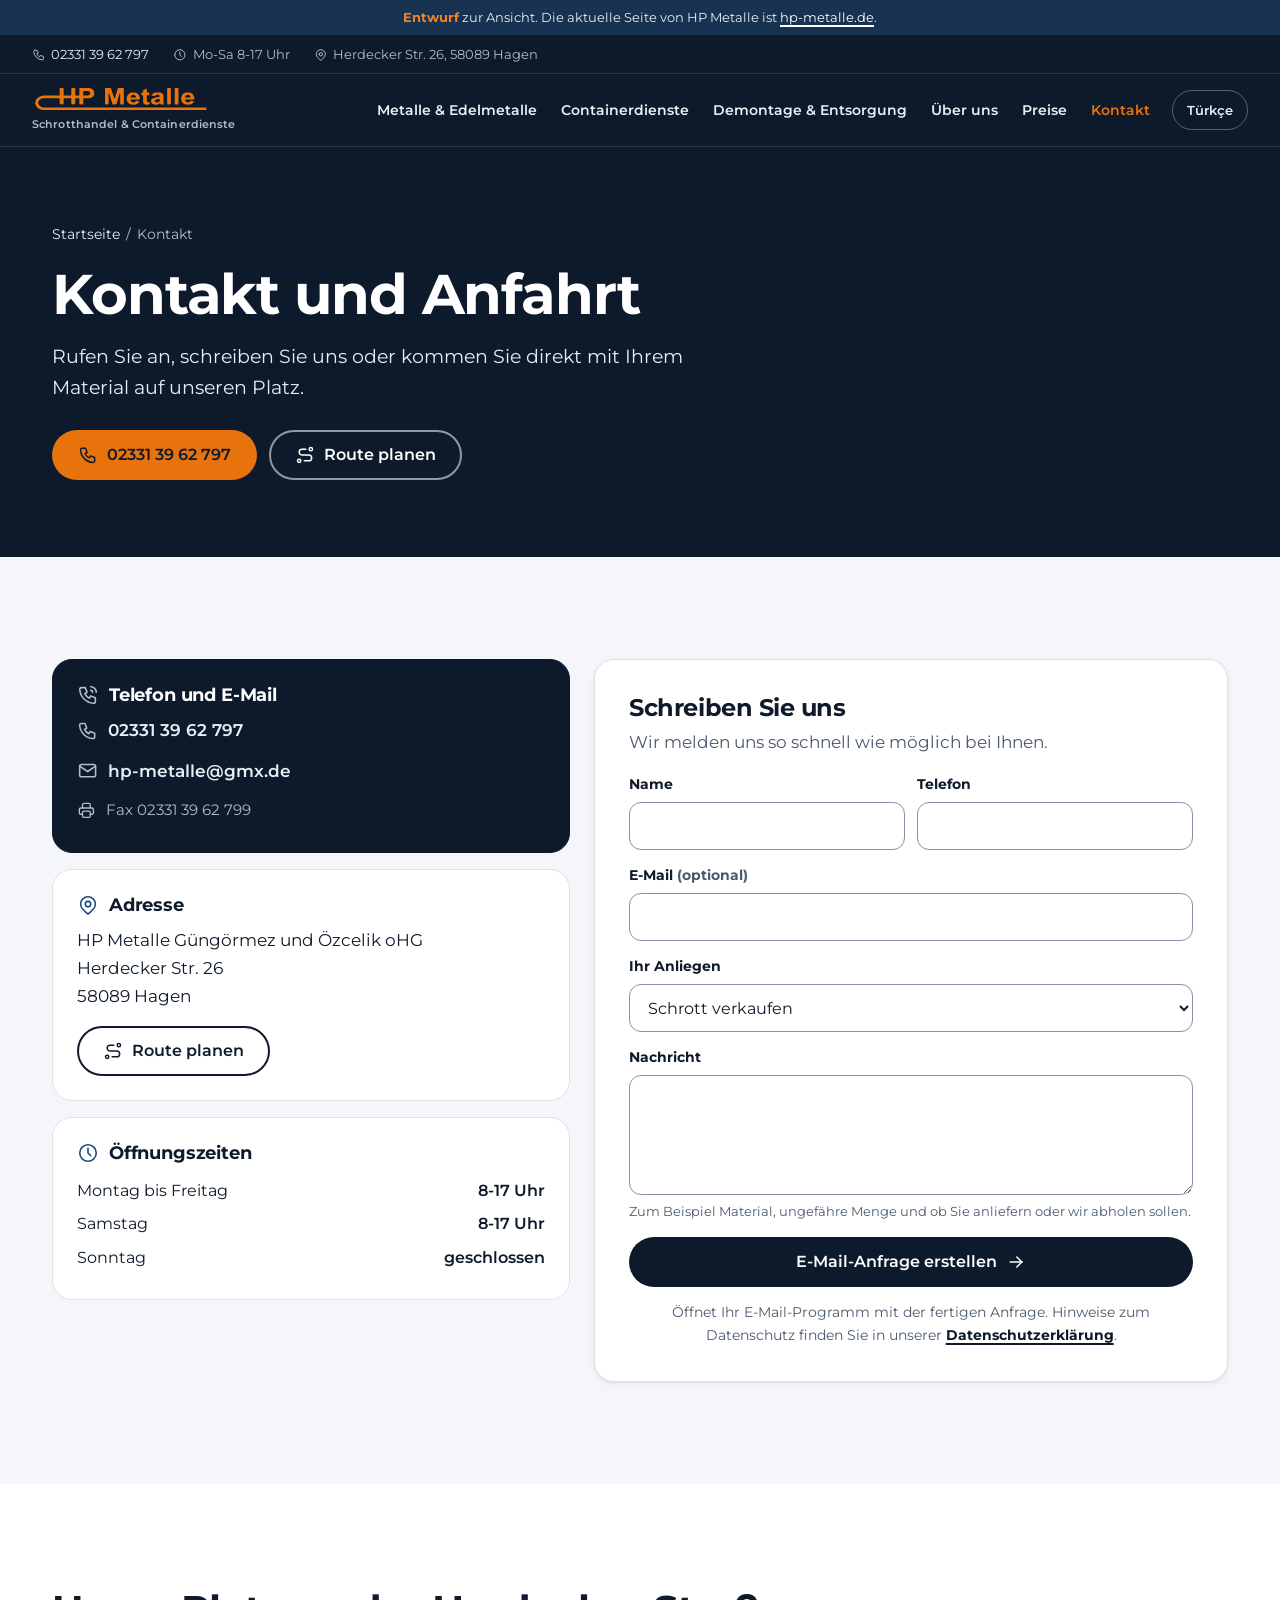
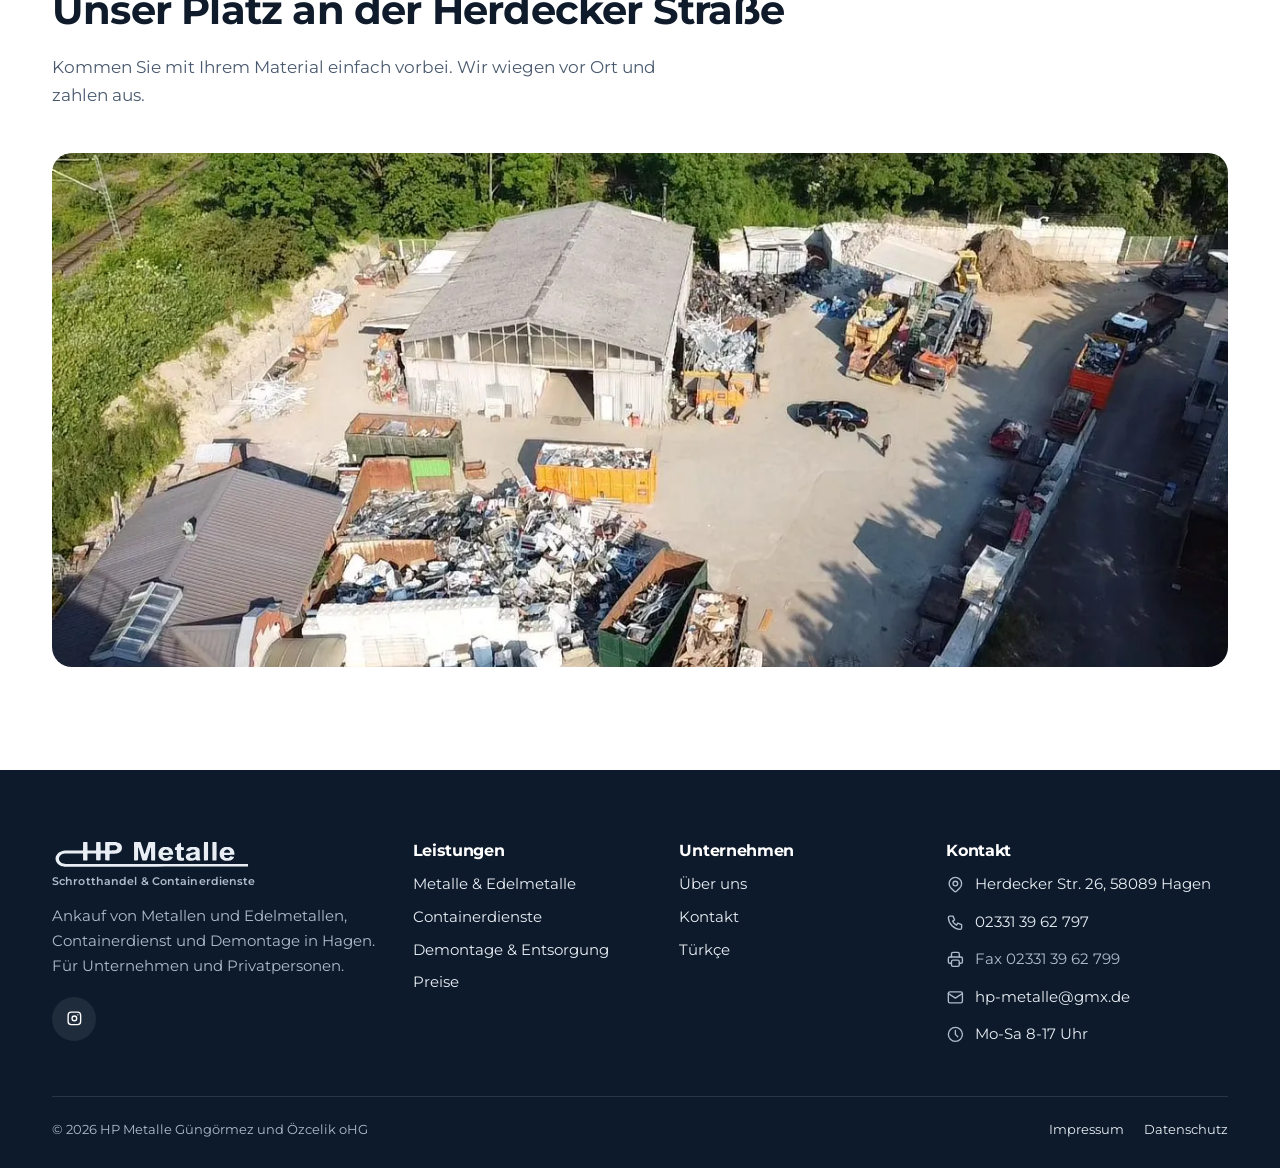
<file: common/info/kontaktieren-sie-uns.html>
<!doctype html>
<html lang="de">
<head>
<meta charset="utf-8">
<meta name="viewport" content="width=device-width, initial-scale=1">
<title>Kontakt und Anfahrt | HP Metalle, Herdecker Str. 26, Hagen</title>
<meta name="description" content="So erreichen Sie HP Metalle: Telefon 02331 39 62 797, E-Mail hp-metalle@gmx.de, Herdecker Str. 26, 58089 Hagen. Geöffnet Montag bis Samstag von 8 bis 17 Uhr.">
<meta name="robots" content="noindex, nofollow">
<link rel="canonical" href="https://hp-metalle.aki-express.de/common/info/kontaktieren-sie-uns.html">
<meta property="og:type" content="website">
<meta property="og:locale" content="de_DE">
<meta property="og:site_name" content="HP Metalle">
<meta property="og:title" content="Kontakt und Anfahrt | HP Metalle, Herdecker Str. 26, Hagen">
<meta property="og:description" content="So erreichen Sie HP Metalle: Telefon 02331 39 62 797, E-Mail hp-metalle@gmx.de, Herdecker Str. 26, 58089 Hagen. Geöffnet Montag bis Samstag von 8 bis 17 Uhr.">
<meta property="og:url" content="https://hp-metalle.aki-express.de/common/info/kontaktieren-sie-uns.html">
<meta property="og:image" content="https://hp-metalle.aki-express.de/assets/img/og.jpg">
<meta property="og:image:width" content="1200">
<meta property="og:image:height" content="630">
<meta name="twitter:card" content="summary_large_image">
<meta name="theme-color" content="#0C1A2B">
<link rel="icon" href="../../assets/favicon.svg" type="image/svg+xml">
<link rel="icon" href="../../assets/favicon-32.png" sizes="32x32" type="image/png">
<link rel="apple-touch-icon" href="../../assets/apple-touch-icon.png">
<link rel="preload" href="../../assets/fonts/Montserrat-700.woff2" as="font" type="font/woff2" crossorigin>
<link rel="stylesheet" href="../../assets/css/site.css">
<script type="application/ld+json">{"@context": "https://schema.org", "@type": "RecyclingCenter", "name": "HP Metalle", "legalName": "HP Metalle Güngörmez und Özcelik oHG", "description": "Schrotthandel und Containerdienste in Hagen: Ankauf von Metallen und Edelmetallen, Containerdienst, Demontage und Entsorgung.", "url": "https://hp-metalle.aki-express.de/", "image": "https://hp-metalle.aki-express.de/assets/img/og.jpg", "logo": "https://hp-metalle.aki-express.de/assets/apple-touch-icon.png", "telephone": "+49 2331 3962797", "faxNumber": "+49 2331 3962799", "email": "hp-metalle@gmx.de", "address": {"@type": "PostalAddress", "streetAddress": "Herdecker Str. 26", "postalCode": "58089", "addressLocality": "Hagen", "addressRegion": "NRW", "addressCountry": "DE"}, "geo": {"@type": "GeoCoordinates", "latitude": 51.3877948, "longitude": 7.4453181}, "openingHoursSpecification": [{"@type": "OpeningHoursSpecification", "dayOfWeek": ["Monday", "Tuesday", "Wednesday", "Thursday", "Friday", "Saturday"], "opens": "08:00", "closes": "17:00"}], "paymentAccepted": "Bargeld, Überweisung", "sameAs": ["https://www.instagram.com/hp_metalle/"]}</script>
<script defer src="../../assets/js/site.js"></script>
</head>
<body class="page-kontakt">
<div class="preview-bar"><strong>Entwurf</strong> zur Ansicht. Die aktuelle Seite von HP Metalle ist <a href="https://www.hp-metalle.de/">hp-metalle.de</a>.</div>
<a class="skip" href="#inhalt">Zum Inhalt springen</a>
<div class="topbar"><div class="wrap">
<a href="tel:+4923313962797"><svg class="i" aria-hidden="true" focusable="false" xmlns="http://www.w3.org/2000/svg" viewBox="0 0 24 24" fill="none" stroke="currentColor" stroke-width="1.75" stroke-linecap="round" stroke-linejoin="round" ><path d="M5 4h4l2 5l-2.5 1.5a11 11 0 0 0 5 5l1.5 -2.5l5 2v4a2 2 0 0 1 -2 2a16 16 0 0 1 -15 -15a2 2 0 0 1 2 -2" /></svg>02331&nbsp;39&nbsp;62&nbsp;797</a>
<span><svg class="i" aria-hidden="true" focusable="false" xmlns="http://www.w3.org/2000/svg" viewBox="0 0 24 24" fill="none" stroke="currentColor" stroke-width="1.75" stroke-linecap="round" stroke-linejoin="round" ><path d="M3 12a9 9 0 1 0 18 0a9 9 0 0 0 -18 0" /><path d="M12 7v5l3 3" /></svg>Mo-Sa 8-17&nbsp;Uhr</span>
<span><svg class="i" aria-hidden="true" focusable="false" xmlns="http://www.w3.org/2000/svg" viewBox="0 0 24 24" fill="none" stroke="currentColor" stroke-width="1.75" stroke-linecap="round" stroke-linejoin="round" ><path d="M9 11a3 3 0 1 0 6 0a3 3 0 0 0 -6 0" /><path d="M17.657 16.657l-4.243 4.243a2 2 0 0 1 -2.827 0l-4.244 -4.243a8 8 0 1 1 11.314 0" /></svg>Herdecker Str. 26, 58089 Hagen</span>
</div></div>
<header class="header" data-header>
<div class="wrap">
<a class="brand" href="../../" aria-label="HP Metalle, zur Startseite"><svg viewBox="0 0 400 51" role="img" aria-hidden="true" focusable="false"><path fill="currentColor" fill-rule="evenodd" d="M25.86,49.59C25.37,49.54 24.20,49.35 23.26,49.16C22.32,48.97 21.22,48.76 20.82,48.70C20.11,48.60 18.60,48.05 17.47,47.49C17.16,47.33 16.67,47.11 16.39,47.00C15.32,46.58 12.74,44.63 11.42,43.26C8.59,40.31 7.10,36.90 7.10,33.35C7.10,29.84 8.52,26.53 11.28,23.58C11.86,22.96 12.47,22.35 12.64,22.22C14.81,20.59 15.40,20.19 15.89,20.00C16.21,19.88 16.72,19.64 17.02,19.45C17.89,18.93 18.45,18.71 19.80,18.35C20.49,18.17 21.62,17.86 22.31,17.67C23.53,17.33 24.21,17.22 26.57,17.00C27.30,16.93 33.48,16.90 44.55,16.90C59.63,16.91 61.44,16.89 61.66,16.76C62.16,16.42 62.15,16.65 62.17,8.75C62.19,2.26 62.21,1.27 62.36,0.68L62.52,0.00L66.61,0.00C69.80,0.00 70.71,0.03 70.74,0.13C70.99,0.98 71.01,1.78 71.03,8.75C71.05,16.83 71.03,16.49 71.60,16.80C71.89,16.96 87.41,16.96 87.70,16.80C88.27,16.49 88.25,16.82 88.30,8.70C88.35,1.73 88.36,1.21 88.54,0.62L88.73,0.00L92.80,-0.00L96.87,-0.00L97.03,0.78C97.18,1.46 97.20,2.41 97.20,8.80C97.20,16.87 97.17,16.54 97.88,16.81C98.30,16.97 105.31,16.96 105.70,16.80C106.37,16.52 106.35,16.84 106.37,8.75C106.38,2.10 106.40,1.39 106.56,0.73L106.74,0.00L117.38,0.00C127.54,0.00 128.03,0.01 128.28,0.18C128.66,0.44 128.77,0.47 130.38,0.81C131.59,1.06 133.76,1.76 134.41,2.10C134.95,2.40 136.25,3.41 136.93,4.08C138.96,6.07 139.90,8.44 139.90,11.55C139.90,14.48 139.29,16.32 137.59,18.45C136.47,19.86 134.24,21.46 132.85,21.85C132.52,21.94 131.80,22.17 131.25,22.35C129.30,23.01 127.18,23.20 120.70,23.29C115.73,23.35 115.77,23.35 115.42,23.87C115.26,24.12 115.25,24.65 115.20,30.23L115.15,36.32L114.82,36.61C114.50,36.90 114.50,36.90 110.92,36.90C107.72,36.90 107.31,36.88 107.00,36.72C106.36,36.40 106.37,36.58 106.39,30.14C106.41,23.96 106.40,23.72 105.94,23.29C105.68,23.05 105.68,23.05 102.02,23.02C97.95,22.98 97.71,23.01 97.40,23.53C97.21,23.84 97.20,24.08 97.20,29.88C97.20,36.36 97.20,36.38 96.69,36.74C96.48,36.88 96.02,36.90 92.84,36.90C89.25,36.90 89.23,36.90 88.89,36.67C88.31,36.28 88.31,36.31 88.31,29.75C88.30,23.16 88.33,23.47 87.70,23.15C87.22,22.90 72.10,22.93 71.60,23.18C71.01,23.47 71.01,23.43 71.01,30.07C71.01,36.62 71.01,36.53 70.45,36.78C70.07,36.95 63.15,36.95 62.81,36.77C62.16,36.44 62.20,36.78 62.17,29.95C62.15,25.13 62.12,23.70 62.02,23.53C61.71,22.98 62.79,23.01 43.44,23.00C21.78,22.98 23.37,22.87 20.10,24.58C17.45,25.96 15.75,27.68 14.67,30.05C14.12,31.25 14.00,31.87 14.00,33.39C14.00,34.85 14.16,35.60 14.73,36.80C15.48,38.41 17.01,40.18 18.61,41.27C19.54,41.91 22.12,43.10 22.90,43.24C24.58,43.56 25.93,43.73 27.50,43.81C28.41,43.85 110.64,43.89 210.23,43.90C368.38,43.90 391.35,43.92 391.59,44.05C392.07,44.29 392.14,44.64 392.13,46.66C392.12,48.64 392.07,48.87 391.57,49.24C391.29,49.45 391.29,49.45 209.97,49.47C85.89,49.49 28.40,49.53 27.86,49.60C27.42,49.65 27.00,49.69 26.91,49.69C26.82,49.68 26.35,49.63 25.86,49.59ZM226.55,37.60C226.00,37.55 224.97,37.40 224.25,37.26C223.53,37.12 222.59,36.96 222.15,36.90C221.29,36.78 220.34,36.35 218.44,35.24C215.79,33.69 213.67,30.49 213.04,27.10C212.79,25.79 212.79,22.08 213.03,20.67C213.67,16.98 216.22,13.46 219.51,11.71C220.63,11.12 223.00,10.21 223.85,10.05C224.93,9.84 229.93,9.84 231.12,10.05C232.03,10.21 234.28,11.04 235.63,11.71C238.22,13.01 240.21,15.28 241.30,18.17C242.13,20.38 242.65,24.11 242.26,25.05C241.94,25.80 242.70,25.74 231.89,25.80C222.25,25.85 222.21,25.85 221.93,26.06C221.47,26.40 221.43,26.76 221.75,27.77C222.19,29.19 222.64,29.86 223.95,30.99C224.90,31.81 226.26,32.20 228.22,32.20C230.74,32.20 231.71,31.70 233.02,29.71C233.81,28.52 233.89,28.51 237.05,28.98C241.62,29.67 242.06,29.95 241.09,31.54C239.44,34.21 236.22,36.50 233.40,36.99C232.77,37.10 231.76,37.28 231.15,37.39C229.82,37.63 227.90,37.71 226.55,37.60ZM256.82,37.60C255.77,37.49 253.12,36.82 252.64,36.55C251.72,36.01 250.66,34.82 250.26,33.85C249.81,32.77 249.77,32.14 249.71,24.29C249.65,17.01 249.65,16.82 249.45,16.60C249.11,16.22 248.68,16.10 247.63,16.10C245.88,16.10 245.76,15.89 245.82,13.06C245.87,10.50 246.01,10.30 247.81,10.30C249.57,10.30 249.70,10.11 249.70,7.65C249.70,5.46 249.73,5.37 250.69,4.76C251.48,4.25 253.05,3.45 253.98,3.06C254.32,2.93 254.87,2.65 255.19,2.46C255.85,2.05 256.99,1.60 257.33,1.60C257.46,1.60 257.67,1.72 257.81,1.86C258.05,2.12 258.05,2.12 258.10,5.89C258.15,9.90 258.15,9.85 258.64,10.13C258.78,10.21 259.59,10.27 260.95,10.30C263.95,10.37 263.90,10.32 263.90,13.25C263.90,16.13 263.94,16.10 261.03,16.11C258.86,16.11 258.54,16.18 258.27,16.70C258.01,17.21 258.05,29.83 258.31,30.41C258.93,31.76 260.17,32.19 262.01,31.70C263.88,31.20 263.88,31.20 264.37,35.46C264.44,36.11 264.22,36.56 263.73,36.76C263.18,36.99 260.46,37.49 259.14,37.60C257.84,37.71 257.87,37.71 256.82,37.60ZM276.65,37.60C275.95,37.52 273.74,37.07 272.70,36.80C271.84,36.57 269.81,35.09 269.05,34.13C267.49,32.17 267.12,29.73 268.00,27.24C268.59,25.55 270.51,23.76 272.41,23.11C272.87,22.96 273.57,22.69 273.95,22.53C274.85,22.14 276.20,21.84 277.35,21.75C277.84,21.72 278.63,21.60 279.10,21.49C279.57,21.38 280.56,21.18 281.30,21.04C282.04,20.91 283.12,20.66 283.70,20.50C284.28,20.34 285.09,20.16 285.50,20.10C286.87,19.91 287.14,19.65 287.12,18.53C287.09,16.66 285.53,15.44 282.84,15.18C280.13,14.91 278.51,15.44 277.00,17.10C275.60,18.62 275.51,18.63 271.96,18.05C269.43,17.63 269.17,17.55 268.93,17.05C268.39,15.92 270.80,12.71 273.02,11.59C274.34,10.93 276.39,10.22 277.49,10.04C278.91,9.82 287.00,9.89 288.04,10.13C289.99,10.59 292.39,11.76 293.38,12.73C295.32,14.63 295.44,15.30 295.45,24.65C295.46,32.38 295.55,33.34 296.46,35.24C297.02,36.41 296.81,36.90 295.73,36.90C295.41,36.90 293.91,36.91 292.40,36.92C289.14,36.95 289.21,36.97 288.53,35.85C287.76,34.57 287.51,34.54 285.92,35.49C284.22,36.50 283.64,36.76 282.50,36.98C281.92,37.10 281.04,37.28 280.53,37.39C279.41,37.62 277.73,37.72 276.65,37.60ZM349.13,37.59C348.25,37.53 347.22,37.36 344.21,36.80C343.23,36.62 340.62,35.16 339.46,34.13C337.37,32.30 336.14,29.91 335.44,26.32C335.27,25.44 335.25,22.52 335.41,21.64C336.00,18.29 336.73,16.65 338.63,14.43C339.48,13.44 341.09,12.15 342.15,11.63C343.39,11.01 345.66,10.17 346.50,10.03C347.72,9.82 353.39,9.90 354.22,10.14C355.00,10.36 357.48,11.34 358.23,11.71C361.01,13.10 363.37,16.14 364.25,19.47C364.84,21.68 365.11,24.39 364.82,25.12C364.55,25.79 365.20,25.74 354.40,25.80C346.89,25.84 344.60,25.88 344.43,25.97C343.21,26.67 345.00,30.24 347.22,31.54C348.52,32.30 352.30,32.41 353.63,31.73C354.10,31.49 354.69,30.90 355.40,29.95C356.53,28.43 356.30,28.48 359.55,28.98C363.45,29.58 364.00,29.78 364.00,30.59C364.00,31.57 361.74,34.17 359.93,35.28C357.93,36.51 357.47,36.71 356.06,36.96C355.34,37.08 354.43,37.26 354.05,37.34C353.29,37.50 351.20,37.71 350.55,37.68C350.33,37.68 349.69,37.64 349.13,37.59ZM165.17,36.90C164.83,36.86 164.62,36.76 164.42,36.57C164.15,36.30 164.15,36.30 164.12,18.87C164.10,3.16 164.11,1.38 164.26,0.72L164.42,0.00L170.74,0.00L177.05,0.01L177.47,0.93C177.70,1.44 177.94,2.05 178.00,2.30C178.06,2.55 178.28,3.27 178.50,3.90C178.71,4.53 179.14,5.86 179.45,6.85C179.76,7.84 180.15,9.05 180.32,9.55C180.48,10.04 180.76,10.95 180.94,11.55C181.28,12.68 181.70,13.99 182.42,16.20C182.64,16.89 182.93,17.81 183.05,18.25C183.17,18.69 183.39,19.36 183.54,19.75C183.69,20.13 183.92,20.89 184.06,21.44C184.72,24.04 185.52,24.72 186.01,23.08C186.13,22.68 186.39,21.81 186.60,21.15C186.81,20.49 187.21,19.23 187.48,18.35C187.76,17.47 188.13,16.32 188.30,15.80C188.47,15.28 188.74,14.40 188.89,13.85C189.05,13.30 189.36,12.29 189.58,11.60C190.44,8.98 190.89,7.52 191.09,6.79C191.21,6.37 191.41,5.76 191.55,5.43C191.68,5.09 191.89,4.42 192.01,3.94C192.13,3.45 192.47,2.43 192.77,1.68C193.06,0.92 193.30,0.24 193.30,0.15C193.30,0.02 194.01,0.00 199.69,0.00L206.08,0.00L206.24,0.66C206.49,1.63 206.50,35.99 206.25,36.36C205.88,36.93 205.87,36.93 202.37,36.92C199.07,36.91 198.80,36.88 198.45,36.50C198.25,36.28 198.25,36.10 198.20,23.96C198.16,14.50 198.12,11.59 198.03,11.37C197.88,11.04 197.65,10.93 197.45,11.10C197.29,11.23 196.49,13.69 195.96,15.66C195.77,16.37 195.55,17.14 195.46,17.35C195.38,17.57 195.17,18.25 195.01,18.86C194.84,19.47 194.62,20.21 194.51,20.51C194.40,20.81 194.20,21.46 194.07,21.95C193.93,22.45 193.64,23.43 193.42,24.15C192.62,26.71 191.73,29.70 191.14,31.75C190.95,32.41 190.64,33.42 190.46,34.00C190.27,34.58 190.05,35.30 189.96,35.60C189.59,36.93 189.65,36.92 185.26,36.93C182.65,36.93 181.59,36.90 181.43,36.82C180.91,36.54 180.51,35.71 180.01,33.85C179.84,33.24 179.60,32.43 179.46,32.05C179.33,31.66 179.14,31.03 179.06,30.65C178.97,30.26 178.72,29.41 178.50,28.75C178.10,27.53 177.56,25.72 177.13,24.20C177.00,23.73 176.72,22.81 176.50,22.15C176.28,21.49 176.01,20.57 175.90,20.11C175.78,19.65 175.60,19.04 175.49,18.76C175.38,18.48 175.23,17.98 175.14,17.65C175.06,17.32 174.79,16.40 174.55,15.60C174.31,14.80 174.05,13.83 173.96,13.45C173.70,12.30 172.91,10.96 172.61,11.14C172.32,11.32 172.30,12.21 172.30,24.00C172.30,36.91 172.32,36.33 171.79,36.73C171.54,36.91 171.33,36.92 168.59,36.93C166.97,36.94 165.44,36.93 165.17,36.90ZM304.70,36.89C304.29,36.80 304.02,36.55 303.90,36.11C303.71,35.42 303.77,1.81 303.96,0.82L304.13,0.00L308.00,-0.00L311.88,-0.00L312.04,0.87C312.25,2.02 312.28,35.60 312.07,36.19C311.82,36.92 311.81,36.92 308.22,36.93C306.45,36.94 304.87,36.92 304.70,36.89ZM321.84,36.92C321.41,36.85 321.08,36.66 320.95,36.39C320.77,36.05 320.73,1.70 320.90,0.90C321.13,-0.12 320.58,-0.00 324.99,-0.00L328.87,-0.00L329.04,1.02C329.20,1.97 329.21,3.41 329.18,19.10C329.15,37.84 329.19,36.48 328.59,36.81C328.40,36.91 322.41,37.01 321.84,36.92ZM283.07,32.15C284.87,31.62 285.54,31.14 286.58,29.64C287.09,28.91 287.39,26.13 287.06,25.26C286.81,24.62 286.56,24.54 285.50,24.80C285.03,24.91 284.40,25.00 284.10,25.00C283.44,25.00 281.94,25.24 281.25,25.45C280.98,25.54 280.26,25.74 279.67,25.91C277.18,26.59 275.99,27.63 276.01,29.09C276.02,29.81 276.15,30.16 276.69,30.90C277.24,31.65 277.42,31.78 278.50,32.19C280.11,32.81 280.88,32.80 283.07,32.15ZM233.62,21.21C234.42,20.32 233.44,17.91 231.76,16.65C229.50,14.95 227.45,14.70 225.15,15.85C223.39,16.72 222.35,17.82 221.90,19.28C221.50,20.58 221.70,21.23 222.60,21.54C222.68,21.56 225.13,21.58 228.03,21.57L233.32,21.55L233.62,21.21ZM355.62,21.50C356.42,21.27 356.59,20.59 356.16,19.25C355.67,17.72 354.75,16.74 352.95,15.84C350.53,14.64 348.31,14.99 346.00,16.93C344.22,18.42 343.59,21.10 344.93,21.49C345.38,21.62 355.15,21.63 355.62,21.50ZM126.39,16.63C127.51,16.33 129.10,15.36 129.74,14.59C130.80,13.33 131.09,11.31 130.40,9.95C129.84,8.85 129.56,8.53 128.52,7.85C126.69,6.66 126.19,6.58 120.45,6.62C116.56,6.65 116.12,6.67 115.83,6.83C115.19,7.18 115.19,7.15 115.22,11.83C115.26,16.88 115.19,16.66 116.65,16.84C117.56,16.95 125.88,16.77 126.39,16.63Z"/></svg><span class="brand__tag">Schrotthandel &amp; Containerdienste</span></a>
<a class="header__lang" href="../../turkce/" hreflang="tr" lang="tr">Türkçe</a>
<button class="menu-btn" type="button" aria-expanded="false" aria-controls="nav" aria-label="Menü öffnen"><svg class="i i--open" aria-hidden="true" focusable="false" xmlns="http://www.w3.org/2000/svg" viewBox="0 0 24 24" fill="none" stroke="currentColor" stroke-width="1.75" stroke-linecap="round" stroke-linejoin="round" ><path d="M4 6l16 0" /><path d="M4 12l16 0" /><path d="M4 18l16 0" /></svg><svg class="i i--close" aria-hidden="true" focusable="false" xmlns="http://www.w3.org/2000/svg" viewBox="0 0 24 24" fill="none" stroke="currentColor" stroke-width="1.75" stroke-linecap="round" stroke-linejoin="round" ><path d="M18 6l-12 12" /><path d="M6 6l12 12" /></svg></button>
<nav class="nav" id="nav" aria-label="Hauptmenü"><a href="../../metalle-_-edelmetalle/">Metalle &amp; Edelmetalle</a><a href="../../containerdienste/">Containerdienste</a><a href="../../demontage-_-entsorgung/">Demontage &amp; Entsorgung</a><a href="../../ueber-uns/">Über uns</a><a href="../../preise/">Preise</a><a href="../../common/info/kontaktieren-sie-uns.html" aria-current="page">Kontakt</a><a class="nav__lang" href="../../turkce/" hreflang="tr" lang="tr">Türkçe</a><a class="nav__tel" href="tel:+4923313962797"><svg class="i" aria-hidden="true" focusable="false" xmlns="http://www.w3.org/2000/svg" viewBox="0 0 24 24" fill="none" stroke="currentColor" stroke-width="1.75" stroke-linecap="round" stroke-linejoin="round" ><path d="M5 4h4l2 5l-2.5 1.5a11 11 0 0 0 5 5l1.5 -2.5l5 2v4a2 2 0 0 1 -2 2a16 16 0 0 1 -15 -15a2 2 0 0 1 2 -2" /></svg>02331&nbsp;39&nbsp;62&nbsp;797</a></nav>
<a class="btn btn--primary header__cta" href="tel:+4923313962797"><svg class="i" aria-hidden="true" focusable="false" xmlns="http://www.w3.org/2000/svg" viewBox="0 0 24 24" fill="none" stroke="currentColor" stroke-width="1.75" stroke-linecap="round" stroke-linejoin="round" ><path d="M5 4h4l2 5l-2.5 1.5a11 11 0 0 0 5 5l1.5 -2.5l5 2v4a2 2 0 0 1 -2 2a16 16 0 0 1 -15 -15a2 2 0 0 1 2 -2" /></svg>02331&nbsp;39&nbsp;62&nbsp;797</a>
</div>
</header>
<main id="inhalt">
<section class="page-hero page-hero--plain">
<div class="wrap">
<nav aria-label="Brotkrumen"><ol class="crumbs"><li><a href="../../">Startseite</a></li><li aria-current="page">Kontakt</li></ol></nav>
<h1>Kontakt und Anfahrt</h1>
<p>Rufen Sie an, schreiben Sie uns oder kommen Sie direkt mit Ihrem Material auf unseren Platz.</p>
<div class="hero__ctas">
<a class="btn btn--primary" href="tel:+4923313962797"><svg class="i" aria-hidden="true" focusable="false" xmlns="http://www.w3.org/2000/svg" viewBox="0 0 24 24" fill="none" stroke="currentColor" stroke-width="1.75" stroke-linecap="round" stroke-linejoin="round" ><path d="M5 4h4l2 5l-2.5 1.5a11 11 0 0 0 5 5l1.5 -2.5l5 2v4a2 2 0 0 1 -2 2a16 16 0 0 1 -15 -15a2 2 0 0 1 2 -2" /></svg>02331&nbsp;39&nbsp;62&nbsp;797</a>
<a class="btn btn--light" href="https://www.google.com/maps/dir/?api=1&amp;destination=HP+Metalle,+Herdecker+Str.+26,+58089+Hagen" target="_blank" rel="noopener"><svg class="i" aria-hidden="true" focusable="false" xmlns="http://www.w3.org/2000/svg" viewBox="0 0 24 24" fill="none" stroke="currentColor" stroke-width="1.75" stroke-linecap="round" stroke-linejoin="round" ><path d="M3 19a2 2 0 1 0 4 0a2 2 0 0 0 -4 0" /><path d="M19 7a2 2 0 1 0 0 -4a2 2 0 0 0 0 4" /><path d="M11 19h5.5a3.5 3.5 0 0 0 0 -7h-8a3.5 3.5 0 0 1 0 -7h4.5" /></svg>Route planen</a>
</div>
</div>
</section>
<section class="section" aria-label="Kontaktdaten und Anfrage">
<div class="wrap contact-grid">
<div class="contact-cards">
<div class="card card--dark">
<h2 class="h3"><svg class="i" aria-hidden="true" focusable="false" xmlns="http://www.w3.org/2000/svg" viewBox="0 0 24 24" fill="none" stroke="currentColor" stroke-width="1.75" stroke-linecap="round" stroke-linejoin="round" ><path d="M5 4h4l2 5l-2.5 1.5a11 11 0 0 0 5 5l1.5 -2.5l5 2v4a2 2 0 0 1 -2 2a16 16 0 0 1 -15 -15a2 2 0 0 1 2 -2" /><path d="M15 7a2 2 0 0 1 2 2" /><path d="M15 3a6 6 0 0 1 6 6" /></svg>Telefon und E-Mail</h2>
<ul class="contact-list">
<li><a href="tel:+4923313962797"><svg class="i" aria-hidden="true" focusable="false" xmlns="http://www.w3.org/2000/svg" viewBox="0 0 24 24" fill="none" stroke="currentColor" stroke-width="1.75" stroke-linecap="round" stroke-linejoin="round" ><path d="M5 4h4l2 5l-2.5 1.5a11 11 0 0 0 5 5l1.5 -2.5l5 2v4a2 2 0 0 1 -2 2a16 16 0 0 1 -15 -15a2 2 0 0 1 2 -2" /></svg>02331&nbsp;39&nbsp;62&nbsp;797</a></li>
<li><a href="mailto:hp-metalle@gmx.de"><svg class="i" aria-hidden="true" focusable="false" xmlns="http://www.w3.org/2000/svg" viewBox="0 0 24 24" fill="none" stroke="currentColor" stroke-width="1.75" stroke-linecap="round" stroke-linejoin="round" ><path d="M3 7a2 2 0 0 1 2 -2h14a2 2 0 0 1 2 2v10a2 2 0 0 1 -2 2h-14a2 2 0 0 1 -2 -2v-10" /><path d="M3 7l9 6l9 -6" /></svg>hp-metalle@gmx.de</a></li>
<li><span class="is-minor"><svg class="i" aria-hidden="true" focusable="false" xmlns="http://www.w3.org/2000/svg" viewBox="0 0 24 24" fill="none" stroke="currentColor" stroke-width="1.75" stroke-linecap="round" stroke-linejoin="round" ><path d="M17 17h2a2 2 0 0 0 2 -2v-4a2 2 0 0 0 -2 -2h-14a2 2 0 0 0 -2 2v4a2 2 0 0 0 2 2h2" /><path d="M17 9v-4a2 2 0 0 0 -2 -2h-6a2 2 0 0 0 -2 2v4" /><path d="M7 15a2 2 0 0 1 2 -2h6a2 2 0 0 1 2 2v4a2 2 0 0 1 -2 2h-6a2 2 0 0 1 -2 -2l0 -4" /></svg>Fax 02331&nbsp;39&nbsp;62&nbsp;799</span></li>
</ul>
</div>
<div class="card">
<h2 class="h3"><svg class="i" aria-hidden="true" focusable="false" xmlns="http://www.w3.org/2000/svg" viewBox="0 0 24 24" fill="none" stroke="currentColor" stroke-width="1.75" stroke-linecap="round" stroke-linejoin="round" ><path d="M9 11a3 3 0 1 0 6 0a3 3 0 0 0 -6 0" /><path d="M17.657 16.657l-4.243 4.243a2 2 0 0 1 -2.827 0l-4.244 -4.243a8 8 0 1 1 11.314 0" /></svg>Adresse</h2>
<address class="address" translate="no">HP Metalle Güngörmez und Özcelik oHG<br>Herdecker Str. 26<br>58089 Hagen</address>
<a class="btn btn--outline" href="https://www.google.com/maps/dir/?api=1&amp;destination=HP+Metalle,+Herdecker+Str.+26,+58089+Hagen" target="_blank" rel="noopener"><svg class="i" aria-hidden="true" focusable="false" xmlns="http://www.w3.org/2000/svg" viewBox="0 0 24 24" fill="none" stroke="currentColor" stroke-width="1.75" stroke-linecap="round" stroke-linejoin="round" ><path d="M3 19a2 2 0 1 0 4 0a2 2 0 0 0 -4 0" /><path d="M19 7a2 2 0 1 0 0 -4a2 2 0 0 0 0 4" /><path d="M11 19h5.5a3.5 3.5 0 0 0 0 -7h-8a3.5 3.5 0 0 1 0 -7h4.5" /></svg>Route planen</a>
</div>
<div class="card">
<h2 class="h3"><svg class="i" aria-hidden="true" focusable="false" xmlns="http://www.w3.org/2000/svg" viewBox="0 0 24 24" fill="none" stroke="currentColor" stroke-width="1.75" stroke-linecap="round" stroke-linejoin="round" ><path d="M3 12a9 9 0 1 0 18 0a9 9 0 0 0 -18 0" /><path d="M12 7v5l3 3" /></svg>Öffnungszeiten</h2>
<table class="hours">
<tr><td>Montag bis Freitag</td><td>8-17&nbsp;Uhr</td></tr>
<tr><td>Samstag</td><td>8-17&nbsp;Uhr</td></tr>
<tr><td>Sonntag</td><td>geschlossen</td></tr>
</table>
</div>
</div>
<form class="form-card" id="anfrage" action="mailto:hp-metalle@gmx.de" method="post" enctype="text/plain" data-mailto="hp-metalle@gmx.de" data-subject="Anfrage über die Webseite" aria-labelledby="form-title">
<h2 id="form-title">Schreiben Sie uns</h2>
<p>Wir melden uns so schnell wie möglich bei Ihnen.</p>
<div class="field-row">
<div class="field"><label for="k-name">Name</label><input id="k-name" name="name" autocomplete="name" required></div>
<div class="field"><label for="k-tel">Telefon</label><input id="k-tel" name="telefon" type="tel" autocomplete="tel" required></div>
</div>
<div class="field"><label for="k-mail">E-Mail <span class="muted">(optional)</span></label><input id="k-mail" name="email" type="email" autocomplete="email" spellcheck="false" data-label="E-Mail"></div>
<div class="field">
<label for="k-anliegen">Ihr Anliegen</label>
<select id="k-anliegen" name="anliegen" data-param="anliegen">
<option>Schrott verkaufen</option>
<option>Container</option>
<option>Demontage</option>
<option>Sonstiges</option>
</select>
</div>
<div class="field"><label for="k-text">Nachricht</label><textarea id="k-text" name="nachricht" required></textarea><small>Zum Beispiel Material, ungefähre Menge und ob Sie anliefern oder wir abholen sollen.</small></div>
<button class="btn btn--dark btn--block" type="submit">E-Mail-Anfrage erstellen <svg class="i" aria-hidden="true" focusable="false" xmlns="http://www.w3.org/2000/svg" viewBox="0 0 24 24" fill="none" stroke="currentColor" stroke-width="1.75" stroke-linecap="round" stroke-linejoin="round" ><path d="M5 12l14 0" /><path d="M13 18l6 -6" /><path d="M13 6l6 6" /></svg></button>
<p class="quick__foot" data-sent role="status"></p>
<div class="sent" data-sent-box hidden>
<label for="k-copy">Ihre Anfrage zum Kopieren</label>
<textarea id="k-copy" readonly rows="7"></textarea>
<button class="btn btn--outline" type="button" data-copy>Text kopieren</button>
</div>
<p class="quick__foot">Öffnet Ihr E-Mail-Programm mit der fertigen Anfrage. Hinweise zum Datenschutz finden Sie in unserer <a href="../../common/info/datenschutz.html">Datenschutzerklärung</a>.</p>
</form>
</div>
</section>
<section class="section section--white" aria-labelledby="platz-title">
<div class="wrap">
<div class="head">
<h2 id="platz-title">Unser Platz an der Herdecker Straße</h2>
<p>Kommen Sie mit Ihrem Material einfach vorbei. Wir wiegen vor Ort und zahlen aus.</p>
</div>
<figure class="wide-photo"><img src="../../assets/img/platz-von-oben-640.webp" srcset="../../assets/img/platz-von-oben-640.webp 640w, ../../assets/img/platz-von-oben-1280.webp 1280w" sizes="(max-width: 1240px) 100vw, 1240px" width="1280" height="720" alt="Betriebshof von HP Metalle an der Herdecker Straße 26 in Hagen aus der Luft" loading="lazy" decoding="async"></figure>
</div>
</section>
</main>
<footer class="footer">
<div class="wrap">
<div class="footer__grid">
<div>
<a class="brand" href="../../" aria-label="HP Metalle, zur Startseite"><svg viewBox="0 0 400 51" role="img" aria-hidden="true" focusable="false"><path fill="currentColor" fill-rule="evenodd" d="M25.86,49.59C25.37,49.54 24.20,49.35 23.26,49.16C22.32,48.97 21.22,48.76 20.82,48.70C20.11,48.60 18.60,48.05 17.47,47.49C17.16,47.33 16.67,47.11 16.39,47.00C15.32,46.58 12.74,44.63 11.42,43.26C8.59,40.31 7.10,36.90 7.10,33.35C7.10,29.84 8.52,26.53 11.28,23.58C11.86,22.96 12.47,22.35 12.64,22.22C14.81,20.59 15.40,20.19 15.89,20.00C16.21,19.88 16.72,19.64 17.02,19.45C17.89,18.93 18.45,18.71 19.80,18.35C20.49,18.17 21.62,17.86 22.31,17.67C23.53,17.33 24.21,17.22 26.57,17.00C27.30,16.93 33.48,16.90 44.55,16.90C59.63,16.91 61.44,16.89 61.66,16.76C62.16,16.42 62.15,16.65 62.17,8.75C62.19,2.26 62.21,1.27 62.36,0.68L62.52,0.00L66.61,0.00C69.80,0.00 70.71,0.03 70.74,0.13C70.99,0.98 71.01,1.78 71.03,8.75C71.05,16.83 71.03,16.49 71.60,16.80C71.89,16.96 87.41,16.96 87.70,16.80C88.27,16.49 88.25,16.82 88.30,8.70C88.35,1.73 88.36,1.21 88.54,0.62L88.73,0.00L92.80,-0.00L96.87,-0.00L97.03,0.78C97.18,1.46 97.20,2.41 97.20,8.80C97.20,16.87 97.17,16.54 97.88,16.81C98.30,16.97 105.31,16.96 105.70,16.80C106.37,16.52 106.35,16.84 106.37,8.75C106.38,2.10 106.40,1.39 106.56,0.73L106.74,0.00L117.38,0.00C127.54,0.00 128.03,0.01 128.28,0.18C128.66,0.44 128.77,0.47 130.38,0.81C131.59,1.06 133.76,1.76 134.41,2.10C134.95,2.40 136.25,3.41 136.93,4.08C138.96,6.07 139.90,8.44 139.90,11.55C139.90,14.48 139.29,16.32 137.59,18.45C136.47,19.86 134.24,21.46 132.85,21.85C132.52,21.94 131.80,22.17 131.25,22.35C129.30,23.01 127.18,23.20 120.70,23.29C115.73,23.35 115.77,23.35 115.42,23.87C115.26,24.12 115.25,24.65 115.20,30.23L115.15,36.32L114.82,36.61C114.50,36.90 114.50,36.90 110.92,36.90C107.72,36.90 107.31,36.88 107.00,36.72C106.36,36.40 106.37,36.58 106.39,30.14C106.41,23.96 106.40,23.72 105.94,23.29C105.68,23.05 105.68,23.05 102.02,23.02C97.95,22.98 97.71,23.01 97.40,23.53C97.21,23.84 97.20,24.08 97.20,29.88C97.20,36.36 97.20,36.38 96.69,36.74C96.48,36.88 96.02,36.90 92.84,36.90C89.25,36.90 89.23,36.90 88.89,36.67C88.31,36.28 88.31,36.31 88.31,29.75C88.30,23.16 88.33,23.47 87.70,23.15C87.22,22.90 72.10,22.93 71.60,23.18C71.01,23.47 71.01,23.43 71.01,30.07C71.01,36.62 71.01,36.53 70.45,36.78C70.07,36.95 63.15,36.95 62.81,36.77C62.16,36.44 62.20,36.78 62.17,29.95C62.15,25.13 62.12,23.70 62.02,23.53C61.71,22.98 62.79,23.01 43.44,23.00C21.78,22.98 23.37,22.87 20.10,24.58C17.45,25.96 15.75,27.68 14.67,30.05C14.12,31.25 14.00,31.87 14.00,33.39C14.00,34.85 14.16,35.60 14.73,36.80C15.48,38.41 17.01,40.18 18.61,41.27C19.54,41.91 22.12,43.10 22.90,43.24C24.58,43.56 25.93,43.73 27.50,43.81C28.41,43.85 110.64,43.89 210.23,43.90C368.38,43.90 391.35,43.92 391.59,44.05C392.07,44.29 392.14,44.64 392.13,46.66C392.12,48.64 392.07,48.87 391.57,49.24C391.29,49.45 391.29,49.45 209.97,49.47C85.89,49.49 28.40,49.53 27.86,49.60C27.42,49.65 27.00,49.69 26.91,49.69C26.82,49.68 26.35,49.63 25.86,49.59ZM226.55,37.60C226.00,37.55 224.97,37.40 224.25,37.26C223.53,37.12 222.59,36.96 222.15,36.90C221.29,36.78 220.34,36.35 218.44,35.24C215.79,33.69 213.67,30.49 213.04,27.10C212.79,25.79 212.79,22.08 213.03,20.67C213.67,16.98 216.22,13.46 219.51,11.71C220.63,11.12 223.00,10.21 223.85,10.05C224.93,9.84 229.93,9.84 231.12,10.05C232.03,10.21 234.28,11.04 235.63,11.71C238.22,13.01 240.21,15.28 241.30,18.17C242.13,20.38 242.65,24.11 242.26,25.05C241.94,25.80 242.70,25.74 231.89,25.80C222.25,25.85 222.21,25.85 221.93,26.06C221.47,26.40 221.43,26.76 221.75,27.77C222.19,29.19 222.64,29.86 223.95,30.99C224.90,31.81 226.26,32.20 228.22,32.20C230.74,32.20 231.71,31.70 233.02,29.71C233.81,28.52 233.89,28.51 237.05,28.98C241.62,29.67 242.06,29.95 241.09,31.54C239.44,34.21 236.22,36.50 233.40,36.99C232.77,37.10 231.76,37.28 231.15,37.39C229.82,37.63 227.90,37.71 226.55,37.60ZM256.82,37.60C255.77,37.49 253.12,36.82 252.64,36.55C251.72,36.01 250.66,34.82 250.26,33.85C249.81,32.77 249.77,32.14 249.71,24.29C249.65,17.01 249.65,16.82 249.45,16.60C249.11,16.22 248.68,16.10 247.63,16.10C245.88,16.10 245.76,15.89 245.82,13.06C245.87,10.50 246.01,10.30 247.81,10.30C249.57,10.30 249.70,10.11 249.70,7.65C249.70,5.46 249.73,5.37 250.69,4.76C251.48,4.25 253.05,3.45 253.98,3.06C254.32,2.93 254.87,2.65 255.19,2.46C255.85,2.05 256.99,1.60 257.33,1.60C257.46,1.60 257.67,1.72 257.81,1.86C258.05,2.12 258.05,2.12 258.10,5.89C258.15,9.90 258.15,9.85 258.64,10.13C258.78,10.21 259.59,10.27 260.95,10.30C263.95,10.37 263.90,10.32 263.90,13.25C263.90,16.13 263.94,16.10 261.03,16.11C258.86,16.11 258.54,16.18 258.27,16.70C258.01,17.21 258.05,29.83 258.31,30.41C258.93,31.76 260.17,32.19 262.01,31.70C263.88,31.20 263.88,31.20 264.37,35.46C264.44,36.11 264.22,36.56 263.73,36.76C263.18,36.99 260.46,37.49 259.14,37.60C257.84,37.71 257.87,37.71 256.82,37.60ZM276.65,37.60C275.95,37.52 273.74,37.07 272.70,36.80C271.84,36.57 269.81,35.09 269.05,34.13C267.49,32.17 267.12,29.73 268.00,27.24C268.59,25.55 270.51,23.76 272.41,23.11C272.87,22.96 273.57,22.69 273.95,22.53C274.85,22.14 276.20,21.84 277.35,21.75C277.84,21.72 278.63,21.60 279.10,21.49C279.57,21.38 280.56,21.18 281.30,21.04C282.04,20.91 283.12,20.66 283.70,20.50C284.28,20.34 285.09,20.16 285.50,20.10C286.87,19.91 287.14,19.65 287.12,18.53C287.09,16.66 285.53,15.44 282.84,15.18C280.13,14.91 278.51,15.44 277.00,17.10C275.60,18.62 275.51,18.63 271.96,18.05C269.43,17.63 269.17,17.55 268.93,17.05C268.39,15.92 270.80,12.71 273.02,11.59C274.34,10.93 276.39,10.22 277.49,10.04C278.91,9.82 287.00,9.89 288.04,10.13C289.99,10.59 292.39,11.76 293.38,12.73C295.32,14.63 295.44,15.30 295.45,24.65C295.46,32.38 295.55,33.34 296.46,35.24C297.02,36.41 296.81,36.90 295.73,36.90C295.41,36.90 293.91,36.91 292.40,36.92C289.14,36.95 289.21,36.97 288.53,35.85C287.76,34.57 287.51,34.54 285.92,35.49C284.22,36.50 283.64,36.76 282.50,36.98C281.92,37.10 281.04,37.28 280.53,37.39C279.41,37.62 277.73,37.72 276.65,37.60ZM349.13,37.59C348.25,37.53 347.22,37.36 344.21,36.80C343.23,36.62 340.62,35.16 339.46,34.13C337.37,32.30 336.14,29.91 335.44,26.32C335.27,25.44 335.25,22.52 335.41,21.64C336.00,18.29 336.73,16.65 338.63,14.43C339.48,13.44 341.09,12.15 342.15,11.63C343.39,11.01 345.66,10.17 346.50,10.03C347.72,9.82 353.39,9.90 354.22,10.14C355.00,10.36 357.48,11.34 358.23,11.71C361.01,13.10 363.37,16.14 364.25,19.47C364.84,21.68 365.11,24.39 364.82,25.12C364.55,25.79 365.20,25.74 354.40,25.80C346.89,25.84 344.60,25.88 344.43,25.97C343.21,26.67 345.00,30.24 347.22,31.54C348.52,32.30 352.30,32.41 353.63,31.73C354.10,31.49 354.69,30.90 355.40,29.95C356.53,28.43 356.30,28.48 359.55,28.98C363.45,29.58 364.00,29.78 364.00,30.59C364.00,31.57 361.74,34.17 359.93,35.28C357.93,36.51 357.47,36.71 356.06,36.96C355.34,37.08 354.43,37.26 354.05,37.34C353.29,37.50 351.20,37.71 350.55,37.68C350.33,37.68 349.69,37.64 349.13,37.59ZM165.17,36.90C164.83,36.86 164.62,36.76 164.42,36.57C164.15,36.30 164.15,36.30 164.12,18.87C164.10,3.16 164.11,1.38 164.26,0.72L164.42,0.00L170.74,0.00L177.05,0.01L177.47,0.93C177.70,1.44 177.94,2.05 178.00,2.30C178.06,2.55 178.28,3.27 178.50,3.90C178.71,4.53 179.14,5.86 179.45,6.85C179.76,7.84 180.15,9.05 180.32,9.55C180.48,10.04 180.76,10.95 180.94,11.55C181.28,12.68 181.70,13.99 182.42,16.20C182.64,16.89 182.93,17.81 183.05,18.25C183.17,18.69 183.39,19.36 183.54,19.75C183.69,20.13 183.92,20.89 184.06,21.44C184.72,24.04 185.52,24.72 186.01,23.08C186.13,22.68 186.39,21.81 186.60,21.15C186.81,20.49 187.21,19.23 187.48,18.35C187.76,17.47 188.13,16.32 188.30,15.80C188.47,15.28 188.74,14.40 188.89,13.85C189.05,13.30 189.36,12.29 189.58,11.60C190.44,8.98 190.89,7.52 191.09,6.79C191.21,6.37 191.41,5.76 191.55,5.43C191.68,5.09 191.89,4.42 192.01,3.94C192.13,3.45 192.47,2.43 192.77,1.68C193.06,0.92 193.30,0.24 193.30,0.15C193.30,0.02 194.01,0.00 199.69,0.00L206.08,0.00L206.24,0.66C206.49,1.63 206.50,35.99 206.25,36.36C205.88,36.93 205.87,36.93 202.37,36.92C199.07,36.91 198.80,36.88 198.45,36.50C198.25,36.28 198.25,36.10 198.20,23.96C198.16,14.50 198.12,11.59 198.03,11.37C197.88,11.04 197.65,10.93 197.45,11.10C197.29,11.23 196.49,13.69 195.96,15.66C195.77,16.37 195.55,17.14 195.46,17.35C195.38,17.57 195.17,18.25 195.01,18.86C194.84,19.47 194.62,20.21 194.51,20.51C194.40,20.81 194.20,21.46 194.07,21.95C193.93,22.45 193.64,23.43 193.42,24.15C192.62,26.71 191.73,29.70 191.14,31.75C190.95,32.41 190.64,33.42 190.46,34.00C190.27,34.58 190.05,35.30 189.96,35.60C189.59,36.93 189.65,36.92 185.26,36.93C182.65,36.93 181.59,36.90 181.43,36.82C180.91,36.54 180.51,35.71 180.01,33.85C179.84,33.24 179.60,32.43 179.46,32.05C179.33,31.66 179.14,31.03 179.06,30.65C178.97,30.26 178.72,29.41 178.50,28.75C178.10,27.53 177.56,25.72 177.13,24.20C177.00,23.73 176.72,22.81 176.50,22.15C176.28,21.49 176.01,20.57 175.90,20.11C175.78,19.65 175.60,19.04 175.49,18.76C175.38,18.48 175.23,17.98 175.14,17.65C175.06,17.32 174.79,16.40 174.55,15.60C174.31,14.80 174.05,13.83 173.96,13.45C173.70,12.30 172.91,10.96 172.61,11.14C172.32,11.32 172.30,12.21 172.30,24.00C172.30,36.91 172.32,36.33 171.79,36.73C171.54,36.91 171.33,36.92 168.59,36.93C166.97,36.94 165.44,36.93 165.17,36.90ZM304.70,36.89C304.29,36.80 304.02,36.55 303.90,36.11C303.71,35.42 303.77,1.81 303.96,0.82L304.13,0.00L308.00,-0.00L311.88,-0.00L312.04,0.87C312.25,2.02 312.28,35.60 312.07,36.19C311.82,36.92 311.81,36.92 308.22,36.93C306.45,36.94 304.87,36.92 304.70,36.89ZM321.84,36.92C321.41,36.85 321.08,36.66 320.95,36.39C320.77,36.05 320.73,1.70 320.90,0.90C321.13,-0.12 320.58,-0.00 324.99,-0.00L328.87,-0.00L329.04,1.02C329.20,1.97 329.21,3.41 329.18,19.10C329.15,37.84 329.19,36.48 328.59,36.81C328.40,36.91 322.41,37.01 321.84,36.92ZM283.07,32.15C284.87,31.62 285.54,31.14 286.58,29.64C287.09,28.91 287.39,26.13 287.06,25.26C286.81,24.62 286.56,24.54 285.50,24.80C285.03,24.91 284.40,25.00 284.10,25.00C283.44,25.00 281.94,25.24 281.25,25.45C280.98,25.54 280.26,25.74 279.67,25.91C277.18,26.59 275.99,27.63 276.01,29.09C276.02,29.81 276.15,30.16 276.69,30.90C277.24,31.65 277.42,31.78 278.50,32.19C280.11,32.81 280.88,32.80 283.07,32.15ZM233.62,21.21C234.42,20.32 233.44,17.91 231.76,16.65C229.50,14.95 227.45,14.70 225.15,15.85C223.39,16.72 222.35,17.82 221.90,19.28C221.50,20.58 221.70,21.23 222.60,21.54C222.68,21.56 225.13,21.58 228.03,21.57L233.32,21.55L233.62,21.21ZM355.62,21.50C356.42,21.27 356.59,20.59 356.16,19.25C355.67,17.72 354.75,16.74 352.95,15.84C350.53,14.64 348.31,14.99 346.00,16.93C344.22,18.42 343.59,21.10 344.93,21.49C345.38,21.62 355.15,21.63 355.62,21.50ZM126.39,16.63C127.51,16.33 129.10,15.36 129.74,14.59C130.80,13.33 131.09,11.31 130.40,9.95C129.84,8.85 129.56,8.53 128.52,7.85C126.69,6.66 126.19,6.58 120.45,6.62C116.56,6.65 116.12,6.67 115.83,6.83C115.19,7.18 115.19,7.15 115.22,11.83C115.26,16.88 115.19,16.66 116.65,16.84C117.56,16.95 125.88,16.77 126.39,16.63Z"/></svg><span class="brand__tag">Schrotthandel &amp; Containerdienste</span></a>
<p>Ankauf von Metallen und Edelmetallen, Containerdienst und Demontage in Hagen. Für Unternehmen und Privatpersonen.</p>
<div class="social"><a href="https://www.instagram.com/hp_metalle/" target="_blank" rel="noopener" aria-label="HP Metalle auf Instagram"><svg class="i" aria-hidden="true" focusable="false" xmlns="http://www.w3.org/2000/svg" viewBox="0 0 24 24" fill="none" stroke="currentColor" stroke-width="1.75" stroke-linecap="round" stroke-linejoin="round" ><path d="M4 8a4 4 0 0 1 4 -4h8a4 4 0 0 1 4 4v8a4 4 0 0 1 -4 4h-8a4 4 0 0 1 -4 -4l0 -8" /><path d="M9 12a3 3 0 1 0 6 0a3 3 0 0 0 -6 0" /><path d="M16.5 7.5v.01" /></svg></a></div>
</div>
<div><h2>Leistungen</h2><ul>
<li><a href="../../metalle-_-edelmetalle/">Metalle &amp; Edelmetalle</a></li>
<li><a href="../../containerdienste/">Containerdienste</a></li>
<li><a href="../../demontage-_-entsorgung/">Demontage &amp; Entsorgung</a></li>
<li><a href="../../preise/">Preise</a></li>
</ul></div>
<div><h2>Unternehmen</h2><ul>
<li><a href="../../ueber-uns/">Über uns</a></li>
<li><a href="../../common/info/kontaktieren-sie-uns.html">Kontakt</a></li>
<li><a href="../../turkce/" hreflang="tr" lang="tr">Türkçe</a></li>
</ul></div>
<div><h2>Kontakt</h2><ul class="contact-list">
<li><span translate="no"><svg class="i" aria-hidden="true" focusable="false" xmlns="http://www.w3.org/2000/svg" viewBox="0 0 24 24" fill="none" stroke="currentColor" stroke-width="1.75" stroke-linecap="round" stroke-linejoin="round" ><path d="M9 11a3 3 0 1 0 6 0a3 3 0 0 0 -6 0" /><path d="M17.657 16.657l-4.243 4.243a2 2 0 0 1 -2.827 0l-4.244 -4.243a8 8 0 1 1 11.314 0" /></svg>Herdecker Str. 26, 58089 Hagen</span></li>
<li><a href="tel:+4923313962797"><svg class="i" aria-hidden="true" focusable="false" xmlns="http://www.w3.org/2000/svg" viewBox="0 0 24 24" fill="none" stroke="currentColor" stroke-width="1.75" stroke-linecap="round" stroke-linejoin="round" ><path d="M5 4h4l2 5l-2.5 1.5a11 11 0 0 0 5 5l1.5 -2.5l5 2v4a2 2 0 0 1 -2 2a16 16 0 0 1 -15 -15a2 2 0 0 1 2 -2" /></svg>02331&nbsp;39&nbsp;62&nbsp;797</a></li>
<li><span class="is-minor"><svg class="i" aria-hidden="true" focusable="false" xmlns="http://www.w3.org/2000/svg" viewBox="0 0 24 24" fill="none" stroke="currentColor" stroke-width="1.75" stroke-linecap="round" stroke-linejoin="round" ><path d="M17 17h2a2 2 0 0 0 2 -2v-4a2 2 0 0 0 -2 -2h-14a2 2 0 0 0 -2 2v4a2 2 0 0 0 2 2h2" /><path d="M17 9v-4a2 2 0 0 0 -2 -2h-6a2 2 0 0 0 -2 2v4" /><path d="M7 15a2 2 0 0 1 2 -2h6a2 2 0 0 1 2 2v4a2 2 0 0 1 -2 2h-6a2 2 0 0 1 -2 -2l0 -4" /></svg>Fax 02331&nbsp;39&nbsp;62&nbsp;799</span></li>
<li><a href="mailto:hp-metalle@gmx.de"><svg class="i" aria-hidden="true" focusable="false" xmlns="http://www.w3.org/2000/svg" viewBox="0 0 24 24" fill="none" stroke="currentColor" stroke-width="1.75" stroke-linecap="round" stroke-linejoin="round" ><path d="M3 7a2 2 0 0 1 2 -2h14a2 2 0 0 1 2 2v10a2 2 0 0 1 -2 2h-14a2 2 0 0 1 -2 -2v-10" /><path d="M3 7l9 6l9 -6" /></svg>hp-metalle@gmx.de</a></li>
<li><span><svg class="i" aria-hidden="true" focusable="false" xmlns="http://www.w3.org/2000/svg" viewBox="0 0 24 24" fill="none" stroke="currentColor" stroke-width="1.75" stroke-linecap="round" stroke-linejoin="round" ><path d="M3 12a9 9 0 1 0 18 0a9 9 0 0 0 -18 0" /><path d="M12 7v5l3 3" /></svg>Mo-Sa 8-17&nbsp;Uhr</span></li>
</ul></div>
</div>
<div class="footer__bottom">
<span>© 2026 <span translate="no">HP Metalle Güngörmez und Özcelik oHG</span></span>
<ul><li><a href="../../common/info/impressum.html">Impressum</a></li><li><a href="../../common/info/datenschutz.html">Datenschutz</a></li></ul>
</div>
</div>
</footer>
<div class="actionbar">
<a class="btn btn--primary" href="tel:+4923313962797"><svg class="i" aria-hidden="true" focusable="false" xmlns="http://www.w3.org/2000/svg" viewBox="0 0 24 24" fill="none" stroke="currentColor" stroke-width="1.75" stroke-linecap="round" stroke-linejoin="round" ><path d="M5 4h4l2 5l-2.5 1.5a11 11 0 0 0 5 5l1.5 -2.5l5 2v4a2 2 0 0 1 -2 2a16 16 0 0 1 -15 -15a2 2 0 0 1 2 -2" /></svg>02331&nbsp;39&nbsp;62&nbsp;797</a>
<a class="btn btn--light" href="https://www.google.com/maps/dir/?api=1&amp;destination=HP+Metalle,+Herdecker+Str.+26,+58089+Hagen" target="_blank" rel="noopener"><svg class="i" aria-hidden="true" focusable="false" xmlns="http://www.w3.org/2000/svg" viewBox="0 0 24 24" fill="none" stroke="currentColor" stroke-width="1.75" stroke-linecap="round" stroke-linejoin="round" ><path d="M3 19a2 2 0 1 0 4 0a2 2 0 0 0 -4 0" /><path d="M19 7a2 2 0 1 0 0 -4a2 2 0 0 0 0 4" /><path d="M11 19h5.5a3.5 3.5 0 0 0 0 -7h-8a3.5 3.5 0 0 1 0 -7h4.5" /></svg>Route planen</a>
</div>
</body>
</html>
</file>
<file: assets/css/site.css>
/* HP Metalle - Designsystem. Eigenes CSS, kein Framework.
   Formen-Regel: Knöpfe = Pille, Karten = 20px, Eingabefelder = 12px.
   Eine Akzentfarbe: Orange wie die Mulden auf dem Hof. Stahlblau ist die dunkle Grundfarbe.
   Orange gehört den Handlungen (Anruf, Anfrage, Links); Deko-Icons bleiben stahlblau. */

@font-face { font-family: "Montserrat"; font-weight: 400; font-style: normal; font-display: swap; src: url("../fonts/Montserrat-400.woff2") format("woff2"); }
@font-face { font-family: "Montserrat"; font-weight: 600; font-style: normal; font-display: swap; src: url("../fonts/Montserrat-600.woff2") format("woff2"); }
@font-face { font-family: "Montserrat"; font-weight: 700; font-style: normal; font-display: swap; src: url("../fonts/Montserrat-700.woff2") format("woff2"); }

:root {
  color-scheme: light;
  --orange: #E8720C;
  --orange-hover: #F08425;
  --orange-ink: #B04D00;
  --orange-soft: #FDF1E6;
  --steel-950: #0C1A2B;
  --steel-900: #11243A;
  --steel-800: #183252;
  --steel-600: #1F4A7A;
  --steel-100: #E7EDF4;
  --paper: #F4F6F9;
  --white: #FFFFFF;
  --ink: #0F1B2A;
  --muted: #4A5A6E;
  --on-dark: #E9EEF4;
  --on-dark-muted: #AFBCCB;
  --line: #DDE3EA;
  --line-dark: rgb(255 255 255 / .12);
  --icon: var(--steel-600);

  --r-card: 20px;
  --r-input: 12px;
  --r-pill: 999px;
  --shadow-sm: 0 1px 2px rgb(12 26 43 / .06), 0 2px 8px rgb(12 26 43 / .05);
  --shadow: 0 1px 2px rgb(12 26 43 / .06), 0 12px 32px rgb(12 26 43 / .10);

  --wrap: 1240px;
  --gutter: clamp(16px, 4vw, 32px);
  --section: clamp(56px, 8vw, 104px);
  --header-h: 72px;
  /* Textspalte links neben einem Hero-Foto, das in der Seitenmitte beginnt */
  --half-text: calc(50vw - max(0px, (100vw - var(--wrap)) / 2) - var(--gutter) - clamp(32px, 4vw, 64px));
  --font: "Montserrat", system-ui, -apple-system, "Segoe UI", Roboto, Arial, sans-serif;
  --ease: cubic-bezier(.2, .7, .2, 1);
}

/* ---------- Grundlagen ---------- */
*, *::before, *::after { box-sizing: border-box; }
html { -webkit-text-size-adjust: 100%; scroll-padding-top: calc(var(--header-h) + 16px); }
body {
  margin: 0;
  font: 400 1.0625rem/1.65 var(--font);
  color: var(--ink);
  background: var(--paper);
  text-rendering: optimizeLegibility;
  -webkit-font-smoothing: antialiased;
}
::selection { background: var(--orange); color: var(--ink); }
img, svg, picture { display: block; max-width: 100%; }
img { height: auto; }
a { color: var(--steel-600); text-underline-offset: 3px; text-decoration-thickness: 1.5px; }
a:hover { color: var(--ink); }
h1, h2, h3, h4 { overflow-wrap: break-word; margin: 0 0 .5em; line-height: 1.15; letter-spacing: -0.02em; font-weight: 700; text-wrap: balance; }
h1 { font-size: clamp(2.1rem, 1.3rem + 3.2vw, 3.5rem); line-height: 1.08; }
h2 { font-size: clamp(1.65rem, 1.2rem + 1.8vw, 2.5rem); }
h3 { font-size: clamp(1.15rem, 1.05rem + .4vw, 1.35rem); line-height: 1.25; letter-spacing: -0.01em; }
p { margin: 0 0 1em; text-wrap: pretty; }
ul, ol { margin: 0 0 1em; padding-left: 1.2em; }
strong { font-weight: 700; }
.i { width: 1.25em; height: 1.25em; flex: none; stroke-width: 1.75; }
.sr-only { position: absolute; width: 1px; height: 1px; padding: 0; margin: -1px; overflow: hidden; clip: rect(0 0 0 0); white-space: nowrap; border: 0; }
.skip { position: absolute; left: 12px; top: -60px; z-index: 100; padding: 10px 16px; border-radius: var(--r-pill); background: var(--orange); color: var(--ink); font-weight: 700; }
.skip:focus { top: 12px; }
:focus-visible { outline: 3px solid var(--ring, var(--orange-ink)); outline-offset: 3px; border-radius: 6px; }
.topbar, .header, .hero, .page-hero, .band, .cta, .card--dark, .footer, .actionbar, .board, .box--main, .preview-bar { --ring: var(--orange); }
a, button, summary, label, select, input, textarea { touch-action: manipulation; -webkit-tap-highlight-color: rgb(232 114 12 / .2); }

.wrap { width: 100%; max-width: var(--wrap); margin-inline: auto; padding-inline: var(--gutter); }
.section { padding-block: var(--section); }
.section--white { background: var(--white); }
.lead { font-size: clamp(1.075rem, 1rem + .35vw, 1.2rem); color: var(--muted); max-width: 56ch; }
.muted { color: var(--muted); }
.head { max-width: 760px; margin-bottom: clamp(28px, 4vw, 44px); }
.head p { color: var(--muted); font-size: 1.0625rem; margin: 0; max-width: 56ch; }

/* ---------- Knöpfe ---------- */
.btn {
  display: inline-flex; align-items: center; justify-content: center; gap: .55em;
  min-height: 50px; padding: 12px 24px; border-radius: var(--r-pill);
  border: 2px solid transparent; font: 600 1rem/1 var(--font); text-decoration: none;
  white-space: nowrap; cursor: pointer;
  transition: background-color .2s var(--ease), color .2s var(--ease), border-color .2s var(--ease), transform .1s;
}
.btn:active { transform: translateY(1px); }
.btn--primary { background: var(--orange); color: var(--ink); }
.btn--primary:hover { background: var(--orange-hover); color: var(--ink); }
.btn--light { background: transparent; color: var(--white); border-color: rgb(255 255 255 / .55); }
.btn--light:hover { background: rgb(255 255 255 / .1); color: var(--white); border-color: var(--white); }
.btn--dark { background: var(--steel-950); color: var(--white); }
.btn--dark:hover { background: var(--steel-800); color: var(--white); }
.btn--outline { background: transparent; color: var(--ink); border-color: var(--ink); }
.btn--outline:hover { background: var(--ink); color: var(--white); }
.btn--block { width: 100%; white-space: normal; text-align: center; }
.link-arrow { display: inline-flex; align-items: center; gap: .4em; font-weight: 700; color: var(--ink); text-decoration: none; }
.link-arrow .i { transition: transform .2s var(--ease); color: var(--orange-ink); }
.link-arrow:hover .i { transform: translateX(3px); }

/* ---------- Kopf ---------- */
.topbar { background: var(--steel-950); color: var(--on-dark-muted); font-size: .8125rem; border-bottom: 1px solid var(--line-dark); }
.topbar .wrap { display: flex; align-items: center; gap: 24px; min-height: 38px; }
.topbar span, .topbar a { display: inline-flex; align-items: center; gap: .45em; }
.topbar a { color: var(--on-dark); text-decoration: none; }
.topbar a:hover { color: var(--orange); }
.topbar .i { width: 1.05em; height: 1.05em; color: var(--on-dark-muted); }

.header { position: sticky; top: 0; z-index: 50; background: var(--steel-950); color: var(--white); box-shadow: 0 1px 0 var(--line-dark); }
.header .wrap, .topbar .wrap { max-width: 1360px; }
.header .wrap { display: flex; align-items: center; gap: 20px; min-height: var(--header-h); }
.brand { display: flex; flex-direction: column; gap: 5px; color: var(--orange); text-decoration: none; flex: none; }
.brand svg { width: 178px; height: auto; }
.brand:hover { color: var(--orange-hover); }
.brand__tag { font-size: .6875rem; font-weight: 600; letter-spacing: .01em; color: var(--on-dark-muted); white-space: nowrap; }
.nav { display: flex; align-items: center; gap: 4px; margin-left: auto; }
.nav a { display: block; padding: 10px 10px; border-radius: var(--r-pill); color: var(--on-dark); font-size: .875rem; font-weight: 600; text-decoration: none; white-space: nowrap; transition: background-color .2s, color .2s, border-color .2s; }
.nav a:hover { background: rgb(255 255 255 / .08); color: var(--white); }
.nav a[aria-current="page"] { color: var(--orange); }
/* Sprachwechsel: am Rechner als Pille im Menü, am Handy direkt in der Kopfzeile */
.header__lang, .nav .nav__lang { display: inline-flex; align-items: center; min-height: 40px; padding: 0 14px; border: 1.5px solid rgb(255 255 255 / .3); border-radius: var(--r-pill); color: var(--on-dark); font-size: .8125rem; font-weight: 600; text-decoration: none; white-space: nowrap; }
.header__lang:hover, .nav .nav__lang:hover { border-color: var(--white); color: var(--white); background: transparent; }
.header__lang { display: none; }
.nav .nav__lang { margin-left: 8px; }
.nav .nav__tel { display: none; }
.header__cta { flex: none; }
.menu-btn { display: none; width: 48px; height: 48px; border: 0; border-radius: var(--r-pill); background: rgb(255 255 255 / .08); color: var(--white); cursor: pointer; align-items: center; justify-content: center; }
.menu-btn:hover { background: rgb(255 255 255 / .16); }
.menu-btn .i { width: 26px; height: 26px; }
.menu-btn .i--close { display: none; }
.header.is-open .menu-btn .i--open { display: none; }
.header.is-open .menu-btn .i--close { display: block; }

/* ---------- Hero: Text auf Stahlblau, Foto daneben ohne Abdunklung ---------- */
.hero, .page-hero { position: relative; color: var(--white); background: var(--steel-950); }
.hero__media, .page-hero__media { position: absolute; top: 0; right: 0; bottom: 0; left: 50%; overflow: hidden; background: var(--steel-900); }
.hero__media img, .page-hero__media img { width: 100%; height: 100%; object-fit: cover; }
.hero__media img { object-position: 35% 50%; }
.hero .wrap { display: flex; align-items: center; min-height: clamp(480px, 64vh, 600px); padding-block: clamp(48px, 6vw, 80px); }
.hero__text { max-width: var(--half-text); }
.hero h1 { margin-bottom: 20px; max-width: 14ch; }
.hero__sub { font-size: clamp(1.075rem, 1rem + .4vw, 1.25rem); color: var(--on-dark); max-width: 44ch; margin-bottom: 30px; }
.hero__ctas { display: flex; flex-wrap: wrap; gap: 12px; }

/* Anfragekarte */
.quick { background: var(--white); color: var(--ink); border-radius: var(--r-card); padding: clamp(22px, 2.5vw, 32px); box-shadow: var(--shadow); border: 1px solid var(--line); width: 100%; max-width: 520px; justify-self: end; }
.quick__title { font-size: 1.35rem; margin-bottom: 4px; }
.quick > p { color: var(--muted); font-size: .9375rem; margin-bottom: 18px; }
.quick__foot { margin: 14px 0 0; font-size: .875rem; color: var(--muted); text-align: center; }
.quick__foot a { color: var(--ink); font-weight: 700; }
.quick__foot a:hover { color: var(--steel-600); }
.quick__foot[data-sent]:empty { margin: 0; }
.quick__foot[data-sent] { color: var(--ink); text-align: left; }

/* ---------- Formulare ---------- */
.field { display: grid; gap: 6px; margin-bottom: 14px; }
.field label, .field legend { font-size: .875rem; font-weight: 700; color: var(--ink); padding: 0; }
.field input, .field select, .field textarea {
  width: 100%; min-height: 48px; padding: 11px 14px; border: 1.5px solid #8492A3; border-radius: var(--r-input);
  background: var(--white); color: var(--ink); font: 400 1rem/1.4 var(--font);
  transition: border-color .2s, box-shadow .2s;
}
.field textarea { min-height: 120px; resize: vertical; }
.field input:focus, .field select:focus, .field textarea:focus { outline: none; border-color: var(--steel-600); box-shadow: 0 0 0 3px rgb(31 74 122 / .18); }
.field small { color: var(--muted); font-size: .8125rem; }
.field-row { display: grid; grid-template-columns: 1fr 1fr; gap: 12px; }
fieldset.field { border: 0; margin: 0 0 14px; padding: 0; min-width: 0; }
.chips-radio { display: flex; flex-wrap: wrap; gap: 8px; margin-top: 2px; }
.chips-radio label { position: relative; }
.chips-radio input { position: absolute; opacity: 0; inset: 0; margin: 0; cursor: pointer; }
.chips-radio span { display: inline-flex; align-items: center; min-height: 44px; padding: 0 16px; border-radius: var(--r-pill); border: 1.5px solid #8492A3; font-size: .875rem; font-weight: 600; color: var(--ink); background: var(--white); transition: background-color .15s, border-color .15s, color .15s; }
.chips-radio input:checked + span { background: var(--steel-950); border-color: var(--steel-950); color: var(--white); }
.chips-radio input:focus-visible + span { outline: 3px solid var(--orange-ink); outline-offset: 2px; }
.chips-radio label:hover span { border-color: var(--steel-600); }
/* Nach dem Absenden: Anfrage zum Kopieren, falls sich kein E-Mail-Programm öffnet */
.sent { margin-top: 12px; padding: 16px; border-radius: 14px; background: var(--paper); border: 1px solid var(--line); }
.sent label { display: block; margin-bottom: 6px; font-size: .875rem; font-weight: 700; }
.sent textarea { display: block; width: 100%; min-height: 150px; padding: 10px 12px; border: 1.5px solid #8492A3; border-radius: var(--r-input); background: var(--white); color: var(--ink); font: 400 .875rem/1.5 var(--font); resize: vertical; }
.sent .btn { margin-top: 10px; min-height: 44px; padding: 10px 18px; font-size: .9375rem; }

/* ---------- Fakten-Leiste unter dem Hero ---------- */
.facts { background: var(--white); border-bottom: 1px solid var(--line); }
.facts ul { list-style: none; margin: 0; padding: 0; display: grid; grid-template-columns: repeat(4, minmax(0, 1fr)); }
.facts li { padding: 24px clamp(16px, 2.4vw, 32px); border-left: 1px solid var(--line); }
.facts li:first-child { padding-left: 0; border-left: 0; }
.facts strong { display: block; font-size: 1rem; line-height: 1.3; }
.facts span { display: block; margin-top: 3px; font-size: .875rem; line-height: 1.45; color: var(--muted); }

/* ---------- Leistungen: Foto oben, Text darunter ---------- */
.bento { display: grid; grid-template-columns: minmax(0, 1.2fr) minmax(0, 1fr); gap: 16px; }
.tile { display: flex; flex-direction: column; overflow: hidden; border-radius: var(--r-card); background: var(--white); border: 1px solid var(--line); color: var(--ink); text-decoration: none; transition: border-color .2s var(--ease), box-shadow .2s var(--ease); }
.tile__media { position: relative; flex: 1 1 auto; min-height: 200px; background: var(--steel-100); }
.tile__media img { position: absolute; inset: 0; width: 100%; height: 100%; object-fit: cover; }
.tile__body { padding: clamp(20px, 2.4vw, 28px); }
.tile h3 { font-size: clamp(1.2rem, 1.05rem + .6vw, 1.5rem); margin-bottom: 8px; }
.tile p { color: var(--muted); margin-bottom: 14px; max-width: 52ch; font-size: 1rem; }
.tile p:last-child { margin-bottom: 0; }
.tile--big { grid-row: span 2; }
.tile--big .tile__media { min-height: 300px; }
.tile--side { flex-direction: row; }
.tile--side .tile__media { flex: 0 0 38%; min-height: 0; }
.tile--side .tile__body { flex: 1; align-self: center; }
.tile--team img { object-position: 50% 30%; }
a.tile:hover { color: var(--ink); border-color: #B9C5D3; box-shadow: var(--shadow-sm); }
a.tile:hover .link-arrow .i { transform: translateX(3px); }

/* ---------- Ankaufstafel ---------- */
.board { border-radius: var(--r-card); background: var(--steel-950); color: var(--on-dark); padding: clamp(24px, 3.5vw, 40px); }
.board__cols { display: grid; grid-template-columns: repeat(3, minmax(0, 1fr)); gap: 28px clamp(24px, 4vw, 48px); }
.board h3 { color: var(--orange); font-size: 1.125rem; margin-bottom: 6px; }
.board__col > p { color: var(--on-dark-muted); font-size: .9375rem; margin-bottom: 14px; }
.rows { list-style: none; margin: 0; padding: 0; }
.rows li { padding: 11px 0; border-top: 1px solid var(--line); font-weight: 600; }
.board .rows li { border-color: var(--line-dark); color: var(--white); }
.rows--grid { display: grid; grid-template-columns: repeat(3, minmax(0, 1fr)); column-gap: 32px; }
.board__foot { display: flex; flex-wrap: wrap; align-items: center; justify-content: space-between; gap: 16px 32px; margin-top: 28px; padding-top: 24px; border-top: 1px solid var(--line-dark); }
.board__foot p { margin: 0; max-width: 56ch; }
.board__foot strong { color: var(--white); }
.note { display: flex; gap: 14px; align-items: flex-start; margin-top: 16px; padding: 18px 22px; border-radius: var(--r-card); background: var(--orange-soft); color: var(--ink); }
.note .i { color: var(--orange-ink); width: 24px; height: 24px; margin-top: 2px; }
.note p { margin: 0; max-width: 56ch; }
.mat-extra { margin: 16px 0 0; max-width: 56ch; color: var(--muted); font-size: .9375rem; }

/* ---------- Ablauf ---------- */
.steps { list-style: none; margin: 0; padding: 0; display: grid; grid-template-columns: repeat(3, 1fr); gap: clamp(20px, 3vw, 40px); }
.steps .ico { display: grid; place-items: center; width: 56px; height: 56px; margin-bottom: 18px; border-radius: 50%; background: var(--steel-950); color: var(--white); }
.steps .ico .i { width: 26px; height: 26px; }
.steps p { color: var(--muted); margin: 0; max-width: 34ch; }

/* ---------- Dunkles Band ---------- */
.band { background: var(--steel-950); color: var(--on-dark); }
.band h2, .band h3 { color: var(--white); }
.band .lead { color: var(--on-dark-muted); }
.band__grid { display: grid; grid-template-columns: minmax(0, .9fr) minmax(0, 1.1fr); gap: clamp(32px, 6vw, 80px); align-items: start; }
.band__actions { display: flex; flex-wrap: wrap; align-items: center; gap: 14px 24px; margin-top: 28px; }
.band .link-arrow { color: var(--white); }
.band .link-arrow .i { color: var(--orange); }
.tips { list-style: none; margin: 0; padding: 0; display: grid; grid-template-columns: 1fr 1fr; gap: 28px 40px; }
.tips li { padding-top: 18px; border-top: 1px solid rgb(255 255 255 / .18); }
.tips h3 { font-size: 1.075rem; margin-bottom: 6px; }
.tips p { margin: 0; font-size: .9375rem; color: var(--on-dark-muted); }

/* ---------- Orange Fläche (Farbe der Mulden) ---------- */
.section--orange { background: var(--orange); color: var(--ink); --ring: var(--steel-950); }
.section--orange .lead { color: var(--ink); }
.section--orange .split { align-items: start; }
.section--orange .link-arrow, .section--orange .link-arrow .i { color: var(--ink); }

/* ---------- Bild + Text ---------- */
.split { display: grid; grid-template-columns: 1fr 1fr; gap: clamp(28px, 5vw, 72px); align-items: center; }
.split--flip > :first-child { order: 2; }
.split__media { position: relative; }
.split__media img { width: 100%; border-radius: var(--r-card); object-fit: cover; }
.split__media--tall img { aspect-ratio: 4 / 5; }
.split__media--wide img { aspect-ratio: 4 / 3; }
.sizes { list-style: none; margin: 22px 0 0; padding: 0; display: grid; grid-template-columns: repeat(3, 1fr); gap: 10px; }
.sizes a { display: block; min-width: 0; padding: 16px 10px; border-radius: 16px; text-align: center; text-decoration: none; background: var(--steel-900); border: 1px solid var(--line-dark); color: var(--white); transition: border-color .2s, background-color .2s; }
.sizes a:hover { background: var(--steel-800); border-color: var(--orange); color: var(--white); }
.sizes strong { display: block; font-size: 1.6rem; line-height: 1.1; letter-spacing: -0.02em; }
.sizes span { font-size: .8125rem; color: var(--on-dark-muted); }
.checks { list-style: none; margin: 0 0 1.4em; padding: 0; display: grid; gap: 12px; }
.checks li { display: flex; gap: 12px; align-items: flex-start; }
.checks .i { color: var(--icon); width: 22px; height: 22px; margin-top: 2px; }
.checks strong { display: block; }
.checks span { color: var(--muted); }
.band .checks .i { color: var(--on-dark-muted); }
.band .checks span { color: var(--on-dark-muted); }

/* ---------- Fragen und Antworten (offen, kein Akkordeon) ---------- */
.head--row { display: flex; flex-wrap: wrap; align-items: flex-end; justify-content: space-between; gap: 16px 32px; max-width: none; }
.head--row p { max-width: 52ch; }
.qa-list { display: grid; grid-template-columns: repeat(2, minmax(0, 1fr)); gap: 30px 48px; }
.qa { padding-top: 18px; border-top: 1px solid var(--line); }
.qa h3 { font-size: 1.075rem; margin-bottom: 8px; }
.qa p { margin: 0; color: var(--muted); max-width: 58ch; }

/* ---------- Standort / Kontakt ---------- */
.visit { display: grid; grid-template-columns: minmax(0, 1fr) minmax(0, 1fr); gap: 16px; }
.visit__photo { position: relative; border-radius: var(--r-card); overflow: hidden; min-height: 400px; }
.visit__photo img { position: absolute; inset: 0; width: 100%; height: 100%; object-fit: cover; object-position: 50% 70%; }
.visit__cards { display: grid; gap: 16px; }
.card { padding: 24px; border-radius: var(--r-card); background: var(--white); border: 1px solid var(--line); }
.card h3, .card .h3 { display: flex; align-items: center; gap: 10px; font-size: 1.1rem; margin-bottom: 10px; }
.card h3 .i, .card .h3 .i { color: var(--icon); }
.card p:last-child, .card ul:last-child { margin-bottom: 0; }
.card--dark { background: var(--steel-950); border-color: var(--steel-950); color: var(--on-dark); }
.card--dark h3, .card--dark .h3 { color: var(--white); }
.card--dark h3 .i, .card--dark .h3 .i { color: var(--on-dark-muted); }
.hours { width: 100%; border-collapse: collapse; font-size: .975rem; }
.hours td { padding: 4px 0; }
.hours td + td { text-align: right; font-weight: 600; }
.contact-list { list-style: none; margin: 0; padding: 0; display: grid; gap: 8px; }
.contact-list a, .contact-list span { display: inline-flex; align-items: center; gap: 10px; color: inherit; text-decoration: none; font-weight: 600; }
.contact-list a:hover { color: var(--orange-ink); }
.contact-list .i { color: var(--icon); }
.contact-list .is-minor { font-weight: 400; font-size: .9375rem; color: var(--muted); }
.card--dark .contact-list a:hover { color: var(--orange); }
.card--dark .contact-list .i { color: var(--on-dark-muted); }
.card--dark .contact-list .is-minor { color: var(--on-dark-muted); }
.address { font-style: normal; margin-bottom: 16px; }

/* ---------- Unterseiten ---------- */
.page-hero .wrap { padding-block: clamp(44px, 6vw, 80px) clamp(48px, 6vw, 88px); }
.page-hero__media ~ .wrap { display: flex; align-items: center; min-height: clamp(400px, 50vh, 500px); }
.page-hero h1 { max-width: 20ch; margin-bottom: 16px; }
.page-hero p { color: var(--on-dark); font-size: clamp(1.05rem, 1rem + .3vw, 1.2rem); max-width: 52ch; margin-bottom: 26px; }
.page-hero--team .page-hero__media img { object-position: 50% 30%; }
.crumbs { display: flex; flex-wrap: wrap; gap: 6px; list-style: none; margin: 0 0 18px; padding: 0; font-size: .875rem; color: var(--on-dark-muted); }
.crumbs a { color: var(--on-dark); text-decoration: none; }
.crumbs a:hover { color: var(--orange); }
.crumbs li + li::before { content: "/"; margin-right: 6px; color: var(--on-dark-muted); }

.prose > * { max-width: 58ch; }
.prose h2 { margin-top: 1.6em; }
.prose h3 { margin-top: 1.4em; }
.prose > :first-child { margin-top: 0; }
.prose ul { padding-left: 1.2em; }
.prose li { margin-bottom: .4em; }
.legal { font-size: 1rem; }
.legal h2, .legal h3, .legal h4 { hyphens: auto; }
.legal h2 { font-size: clamp(1.35rem, 1.15rem + .8vw, 1.75rem); }
.legal h3 { font-size: 1.15rem; }
.legal h4 { font-size: 1.02rem; margin-top: 1.2em; }

.factors { list-style: none; margin: 0; padding: 0; display: grid; gap: 14px; max-width: 880px; }
.factors li { display: grid; grid-template-columns: 56px 1fr; gap: 18px; padding: 24px; border-radius: var(--r-card); background: var(--white); border: 1px solid var(--line); }
.factors .ico { display: grid; place-items: center; width: 56px; height: 56px; border-radius: 16px; background: var(--steel-100); color: var(--steel-800); }
.factors .ico .i { width: 28px; height: 28px; }
.factors h3, .factors .h3 { margin-bottom: 8px; }
.factors p { margin: 0; color: var(--muted); max-width: 58ch; }

.cta { display: grid; grid-template-columns: 1fr auto; gap: 24px 40px; align-items: center; padding: clamp(28px, 4vw, 48px); border-radius: var(--r-card); background: var(--steel-950); color: var(--on-dark); }
.cta h2 { color: var(--white); margin-bottom: 8px; font-size: clamp(1.45rem, 1.15rem + 1.2vw, 2rem); }
.cta p { margin: 0; color: var(--on-dark-muted); max-width: 56ch; }
.cta__actions { display: flex; flex-wrap: wrap; gap: 12px; }

.form-card { padding: clamp(22px, 3vw, 34px); border-radius: var(--r-card); background: var(--white); border: 1px solid var(--line); box-shadow: var(--shadow-sm); }
.form-card h2 { font-size: 1.5rem; margin-bottom: 6px; }
.form-card > p { color: var(--muted); }

/* ---------- Fuß ---------- */
.footer { background: var(--steel-950); color: var(--on-dark-muted); font-size: .9375rem; }
.footer .wrap { padding-block: clamp(48px, 6vw, 72px) 28px; }
.footer__grid { display: grid; grid-template-columns: 1.4fr 1fr 1fr 1.2fr; gap: 32px; }
.footer .brand svg { width: 200px; }
.footer p { margin: 14px 0 0; max-width: 36ch; }
.footer h2 { font-size: 1rem; color: var(--white); margin-bottom: 12px; }
.footer ul { list-style: none; margin: 0; padding: 0; display: grid; gap: 8px; }
.footer a { color: var(--on-dark); text-decoration: none; }
.footer a:hover { color: var(--orange); }
.footer .contact-list .i { color: var(--on-dark-muted); }
.footer .contact-list a, .footer .contact-list span { font-weight: 400; color: var(--on-dark); }
.footer .contact-list .is-minor { color: var(--on-dark-muted); }
.social { display: flex; gap: 10px; margin-top: 18px; }
.social a { display: grid; place-items: center; width: 44px; height: 44px; border-radius: 50%; background: rgb(255 255 255 / .08); color: var(--white); }
.social a:hover { background: var(--orange); color: var(--ink); }
.footer__bottom { display: flex; flex-wrap: wrap; gap: 12px 24px; justify-content: space-between; margin-top: 44px; padding-top: 22px; border-top: 1px solid var(--line-dark); font-size: .8125rem; }
.footer__bottom ul { display: flex; flex-wrap: wrap; gap: 8px 20px; }

/* ---------- Weitere Bausteine (Unterseiten) ---------- */
.h3 { font-size: clamp(1.15rem, 1.05rem + .4vw, 1.35rem); line-height: 1.25; letter-spacing: -0.01em; }
.tip { display: flex; gap: 10px; align-items: flex-start; margin: 14px 0 0; padding: 14px 16px; border-radius: 14px; background: var(--orange-soft); font-size: .9375rem; }
.factors p.tip { color: var(--ink); }
.tip .i { color: var(--orange-ink); margin-top: 2px; }
.reasons { list-style: none; margin: 0; padding: 0; display: grid; grid-template-columns: repeat(2, 1fr); gap: 32px 48px; }
.reasons li { padding-top: 20px; border-top: 1px solid var(--line); }
.reasons p { margin: 0; color: var(--muted); max-width: 52ch; }
.boxes { display: grid; grid-template-columns: 1.3fr 1fr; gap: 16px; }
.box { padding: clamp(22px, 3vw, 30px); border-radius: var(--r-card); background: var(--paper); border: 1px solid var(--line); }
.box p { margin: 0; color: var(--muted); }
.box--main { grid-row: span 2; background: var(--steel-950); border-color: var(--steel-950); color: var(--on-dark); }
.box--main h3 { color: var(--white); }
.box--main p { color: var(--on-dark-muted); }
.checks--big { gap: 18px; }
.checks--big .i { width: 30px; height: 30px; margin-top: 0; }
.page-hero--404 .wrap { min-height: 50vh; display: flex; flex-direction: column; justify-content: center; }
.band .head p, .band .head .lead { color: var(--on-dark-muted); }
.band .steps .ico { background: var(--steel-800); }
.band .steps p { color: var(--on-dark-muted); }
.contact-grid { display: grid; grid-template-columns: minmax(0, .9fr) minmax(0, 1.1fr); gap: 24px; align-items: start; }
.contact-cards { display: grid; gap: 16px; }
.wide-photo { margin: 0; }
.wide-photo img { width: 100%; aspect-ratio: 16 / 7; object-fit: cover; border-radius: var(--r-card); }

/* Vorschau-Band (nur ohne --live gebaut) */
.preview-bar { padding: 7px var(--gutter); background: var(--steel-800); color: var(--on-dark); font-size: .8125rem; text-align: center; }
.preview-bar strong { color: var(--orange-hover); }
.preview-bar a { color: var(--white); }
.note--preview { margin: 0 0 28px; }

/* Handy-Aktionsleiste: erscheint, sobald die Knöpfe im Hero aus dem Bild sind,
   und weicht, solange ein Formularfeld die Bildschirmtastatur offen hält (site.js) */
.actionbar { display: none; }
.hero-in-view .actionbar, .typing .actionbar { transform: translateY(110%); visibility: hidden; }

/* ---------- Umbrüche ---------- */
@media (max-width: 1349px) {
  .header__cta { display: none; }
}
@media (max-width: 1180px) {
  .header .wrap { gap: 12px; }
  .nav, .header__cta { display: none; }
  .header__lang { display: inline-flex; margin-left: auto; min-height: 44px; }
  .menu-btn { display: inline-flex; }
  .header.is-open .nav {
    display: flex; flex-direction: column; align-items: stretch; gap: 2px;
    position: absolute; left: 0; right: 0; top: 100%;
    padding: 12px var(--gutter) 20px; background: var(--steel-950); border-top: 1px solid var(--line-dark);
    box-shadow: 0 24px 40px rgb(12 26 43 / .35);
    max-height: calc(100dvh - var(--nav-top, 110px)); overflow-y: auto; overscroll-behavior: contain;
  }
  .header.is-open .nav a { padding: 14px 12px; font-size: 1.0625rem; }
  .nav .nav__lang { display: none; }
  .header.is-open .nav .nav__tel { display: inline-flex; align-items: center; justify-content: center; gap: .55em; margin-top: 12px; padding: 0 24px; min-height: 52px; background: var(--orange); color: var(--ink); }
  .header.is-open .nav .nav__tel:hover { background: var(--orange-hover); }
}
@media (max-width: 1024px) {
  .hero__media, .page-hero__media { position: relative; left: auto; aspect-ratio: 16 / 9; }
  .hero .wrap, .page-hero__media ~ .wrap { min-height: 0; padding-block: 32px 44px; }
  .hero__text { max-width: none; }
  .quick { justify-self: stretch; max-width: none; }
  .facts ul { grid-template-columns: repeat(2, minmax(0, 1fr)); }
  .facts li { padding: 18px 0 18px 20px; }
  .facts li:nth-child(odd) { padding-left: 0; border-left: 0; }
  .facts li:nth-child(n+3) { border-top: 1px solid var(--line); }
  .bento { grid-template-columns: 1fr 1fr; }
  .tile--big { grid-column: span 2; grid-row: auto; }
  .tile--big .tile__media { flex: none; min-height: 0; aspect-ratio: 16 / 7; }
  .tile--side { flex-direction: column; }
  .tile--side .tile__media { flex: none; aspect-ratio: 16 / 10; }
  .tile--side .tile__body { align-self: stretch; }
  .band__grid, .visit, .split { grid-template-columns: minmax(0, 1fr); }
  .visit__photo { min-height: 0; aspect-ratio: 16 / 9; }
  .visit__photo img { object-position: 50% 38%; }
  .visit__cards { grid-template-columns: 1fr 1fr; }
  .contact-cards { grid-template-columns: 1fr 1fr; }
  .contact-cards .card--dark { grid-column: span 2; }
  .board__cols { grid-template-columns: 1fr 1fr; }
  .board__col:last-child { grid-column: span 2; }
  .board__col:last-child .rows { columns: 2; column-gap: clamp(24px, 4vw, 48px); }
  .board__col:last-child .rows li { break-inside: avoid; }
  .footer__grid { grid-template-columns: 1fr 1fr; }
  .contact-grid, .boxes { grid-template-columns: minmax(0, 1fr); }
  .box--main { grid-row: auto; }
}
@media (max-width: 767px) {
  html { scroll-padding-bottom: calc(76px + env(safe-area-inset-bottom)); }
  body { font-size: 1rem; padding-bottom: 76px; }
  .menu-open .actionbar { visibility: hidden; }
  .topbar { display: none; }
  :root { --header-h: 64px; }
  .brand svg { width: 150px; }
  .hero__ctas .btn { flex: 1 1 100%; }
  .bento { grid-template-columns: 1fr; }
  .tile--big { grid-column: auto; }
  .tile--big .tile__media { aspect-ratio: 16 / 10; }
  .board__cols { grid-template-columns: 1fr; }
  .board__col:last-child { grid-column: auto; }
  .board__col:last-child .rows { columns: auto; column-gap: 0; }
  /* Handy: Sorten als Fließtext-Zeile statt 17 Einzelzeilen */
  .board .rows { display: flex; flex-wrap: wrap; align-items: center; }
  .board .rows li { padding: 3px 0; border: 0; }
  .board .rows li:not(:last-child)::after { content: ""; display: inline-block; width: 4px; height: 4px; margin: 0 10px; border-radius: 50%; background: var(--orange); vertical-align: middle; }
  .board__foot .btn { flex: 1 1 100%; }
  .rows--grid { grid-template-columns: 1fr 1fr; }
  .steps { grid-template-columns: 1fr; gap: 24px; }
  .steps li { display: grid; grid-template-columns: 56px 1fr; gap: 0 18px; }
  .steps .ico { margin: 0; }
  .tips { grid-template-columns: 1fr; }
  .visit__cards, .contact-cards { grid-template-columns: 1fr; }
  .contact-cards .card--dark { grid-column: auto; }
  .visit__photo { aspect-ratio: 4 / 3; }
  .split--flip > :first-child { order: 0; }
  .cta { grid-template-columns: 1fr; }
  .cta__actions .btn { flex: 1 1 100%; }
  .field-row { grid-template-columns: 1fr; }
  .field-row--keep { grid-template-columns: minmax(0, 2fr) minmax(0, 3fr); }
  .footer__grid > :first-child, .footer__grid > :last-child { grid-column: span 2; }
  .factors li { grid-template-columns: 1fr; }
  .reasons, .qa-list { grid-template-columns: 1fr; }
  .wide-photo img { aspect-ratio: 4 / 3; }
  .actionbar {
    display: grid; transition: transform .25s var(--ease), visibility .25s; grid-template-columns: 1.3fr 1fr; gap: 8px;
    position: fixed; left: 0; right: 0; bottom: 0; z-index: 60;
    padding: 10px 12px calc(10px + env(safe-area-inset-bottom));
    background: var(--steel-950); border-top: 1px solid var(--line-dark);
  }
  .actionbar .btn { min-height: 48px; padding: 12px; font-size: .9375rem; }
}
@media (max-width: 479px) {
  .header .brand__tag { display: none; }
}
@media (max-width: 359px) {
  .actionbar .btn { padding: 12px 8px; }
  .actionbar .btn .i { display: none; }
}
@media (max-width: 339px) {
  .brand svg { width: 130px; }
  .sizes a { padding-inline: 4px; }
  .facts ul, .rows--grid { grid-template-columns: 1fr; }
  .facts li { padding-left: 0; border-left: 0; }
  .facts li + li { border-top: 1px solid var(--line); }
  .sizes strong { font-size: 1.3rem; }
}

@media (prefers-reduced-motion: reduce) {
  *, *::before, *::after { transition-duration: 0s !important; animation-duration: 0s !important; scroll-behavior: auto !important; }
}
@media print {
  .topbar, .header, .actionbar, .quick, .footer .social, .preview-bar { display: none !important; }
  body { background: #fff; padding: 0; }
}
</file>
